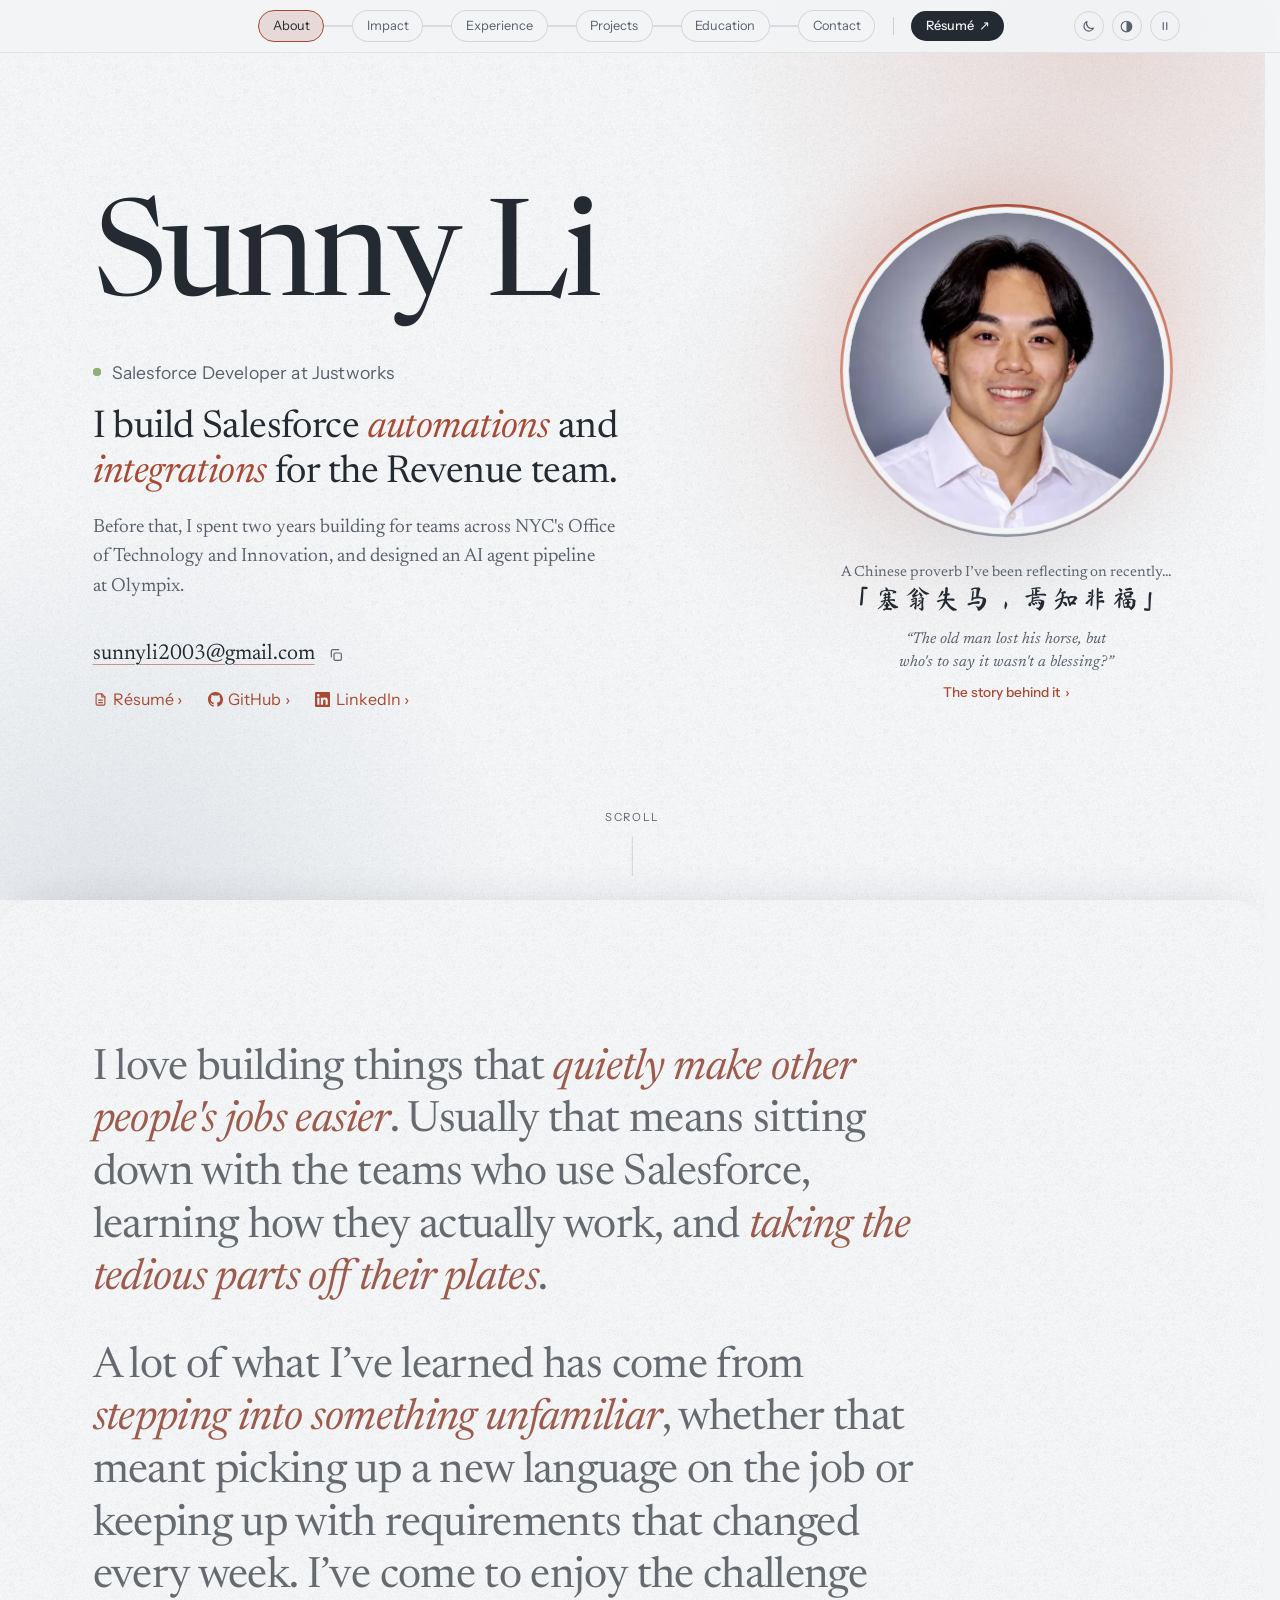
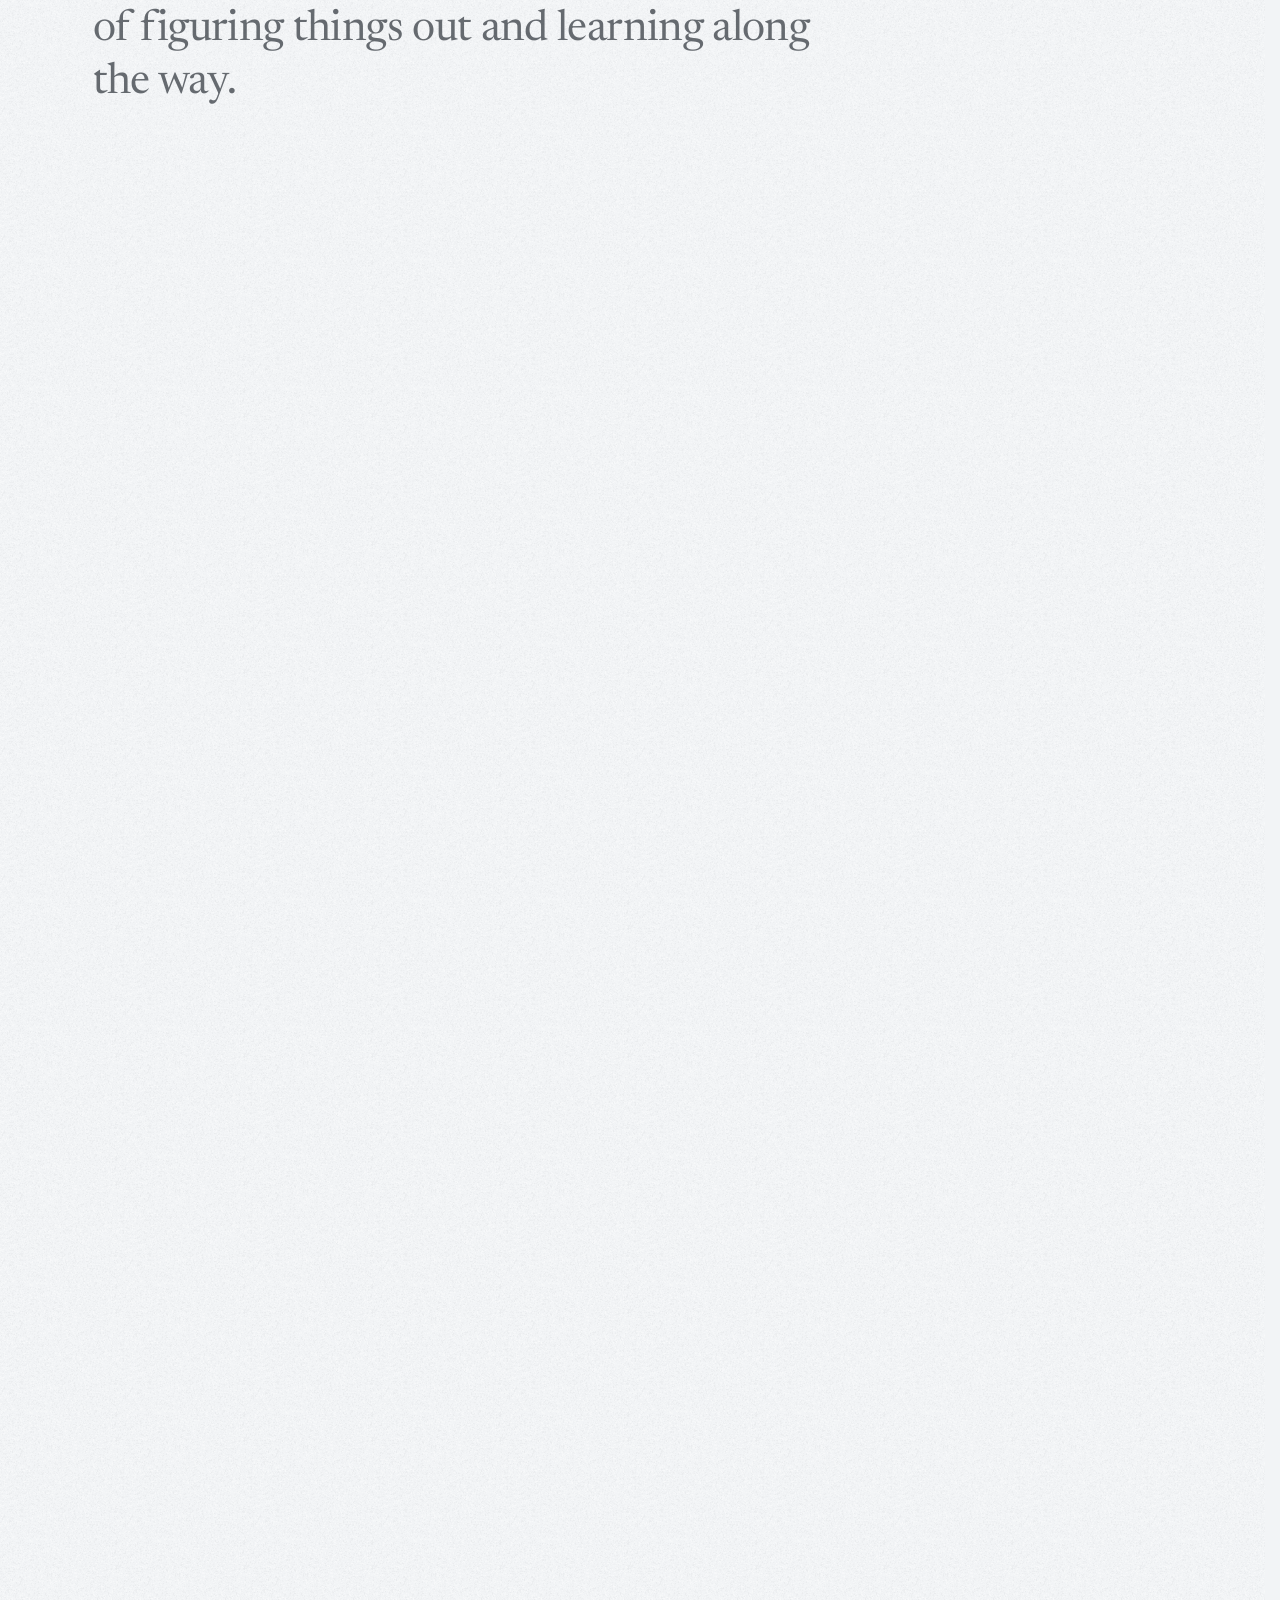
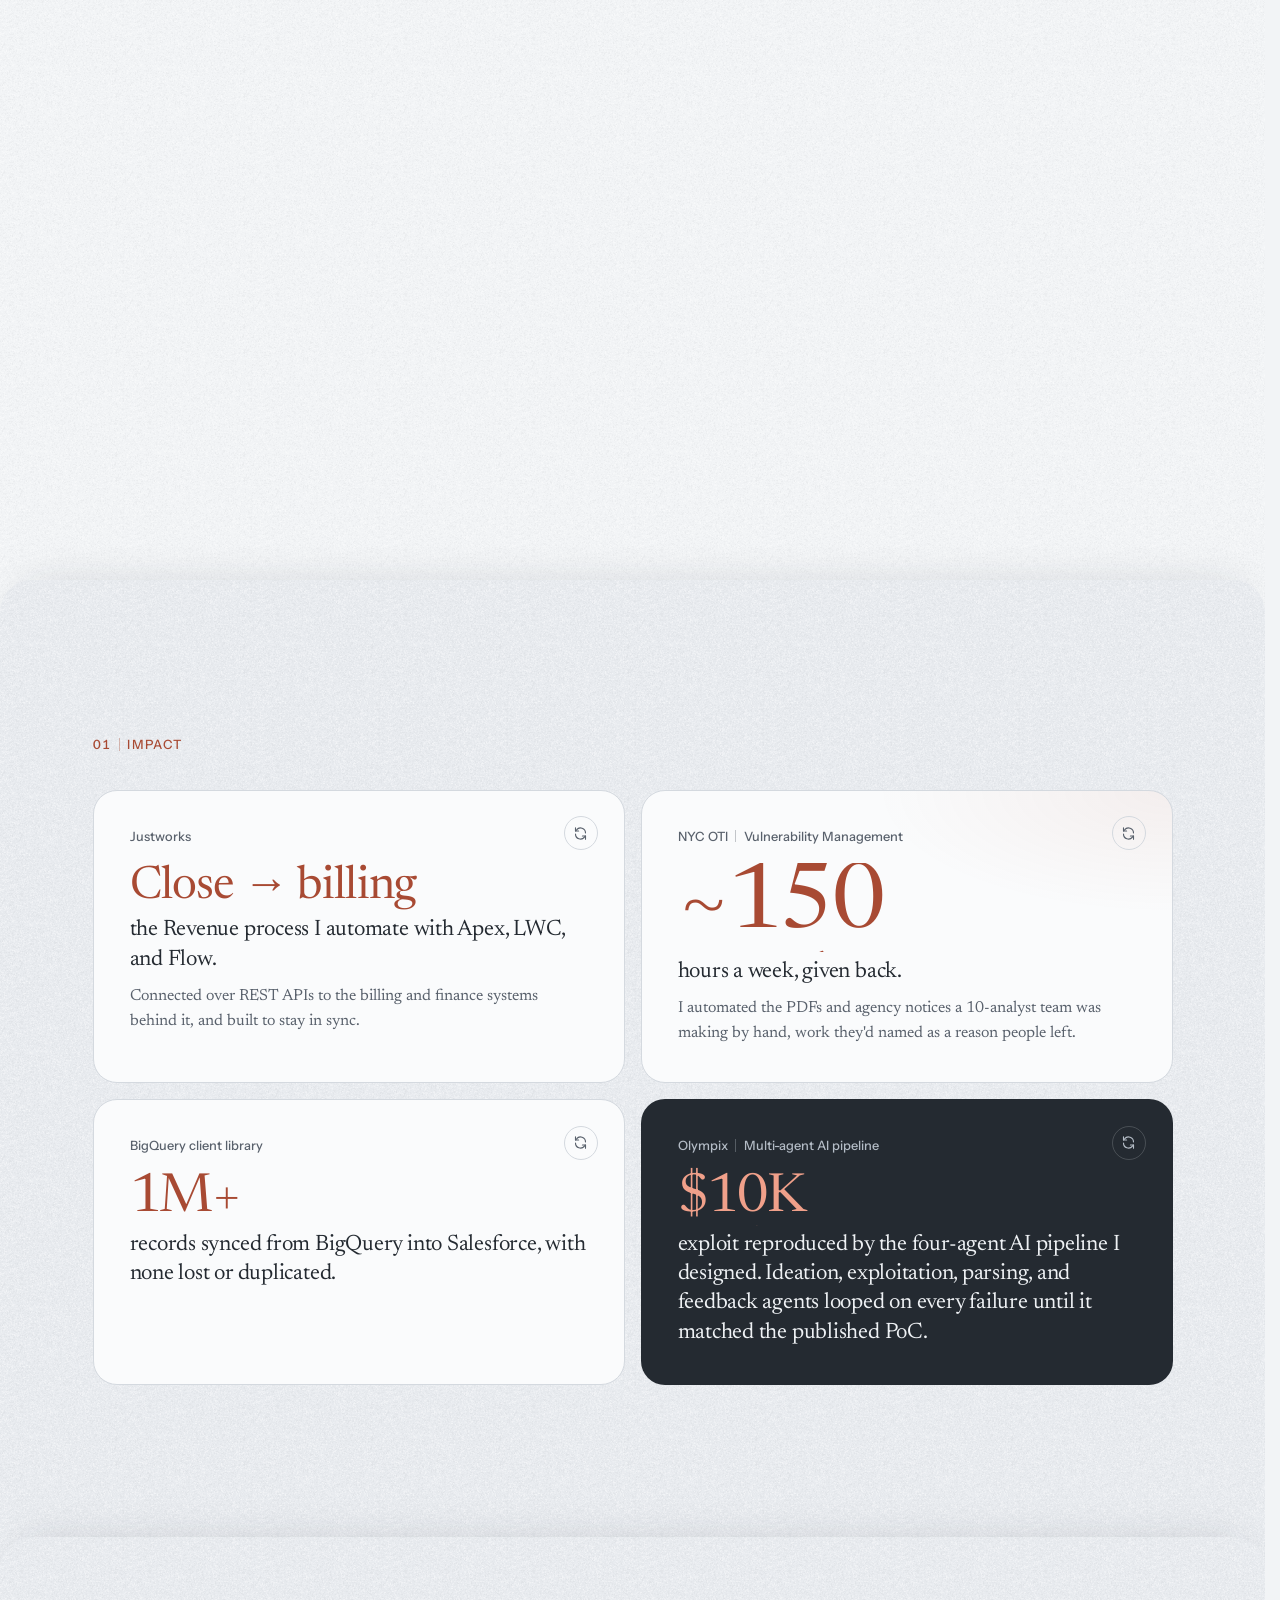
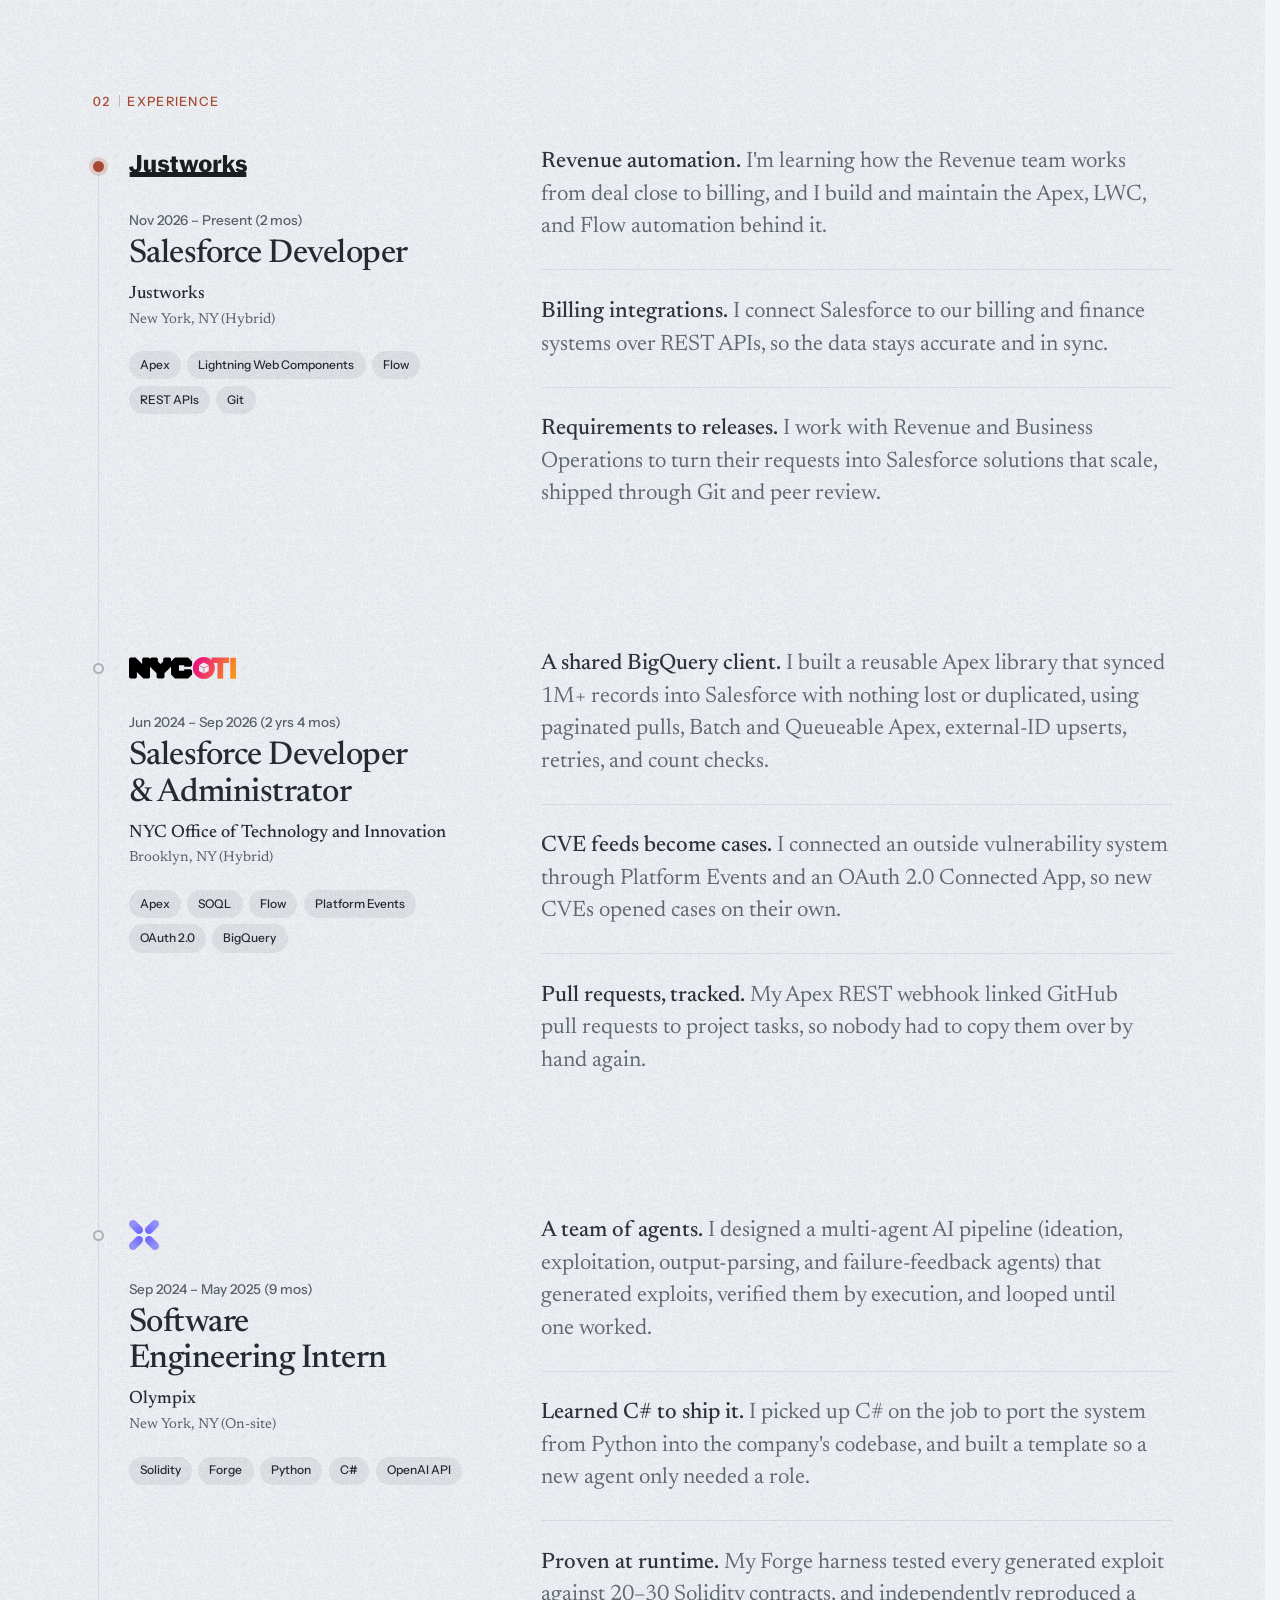
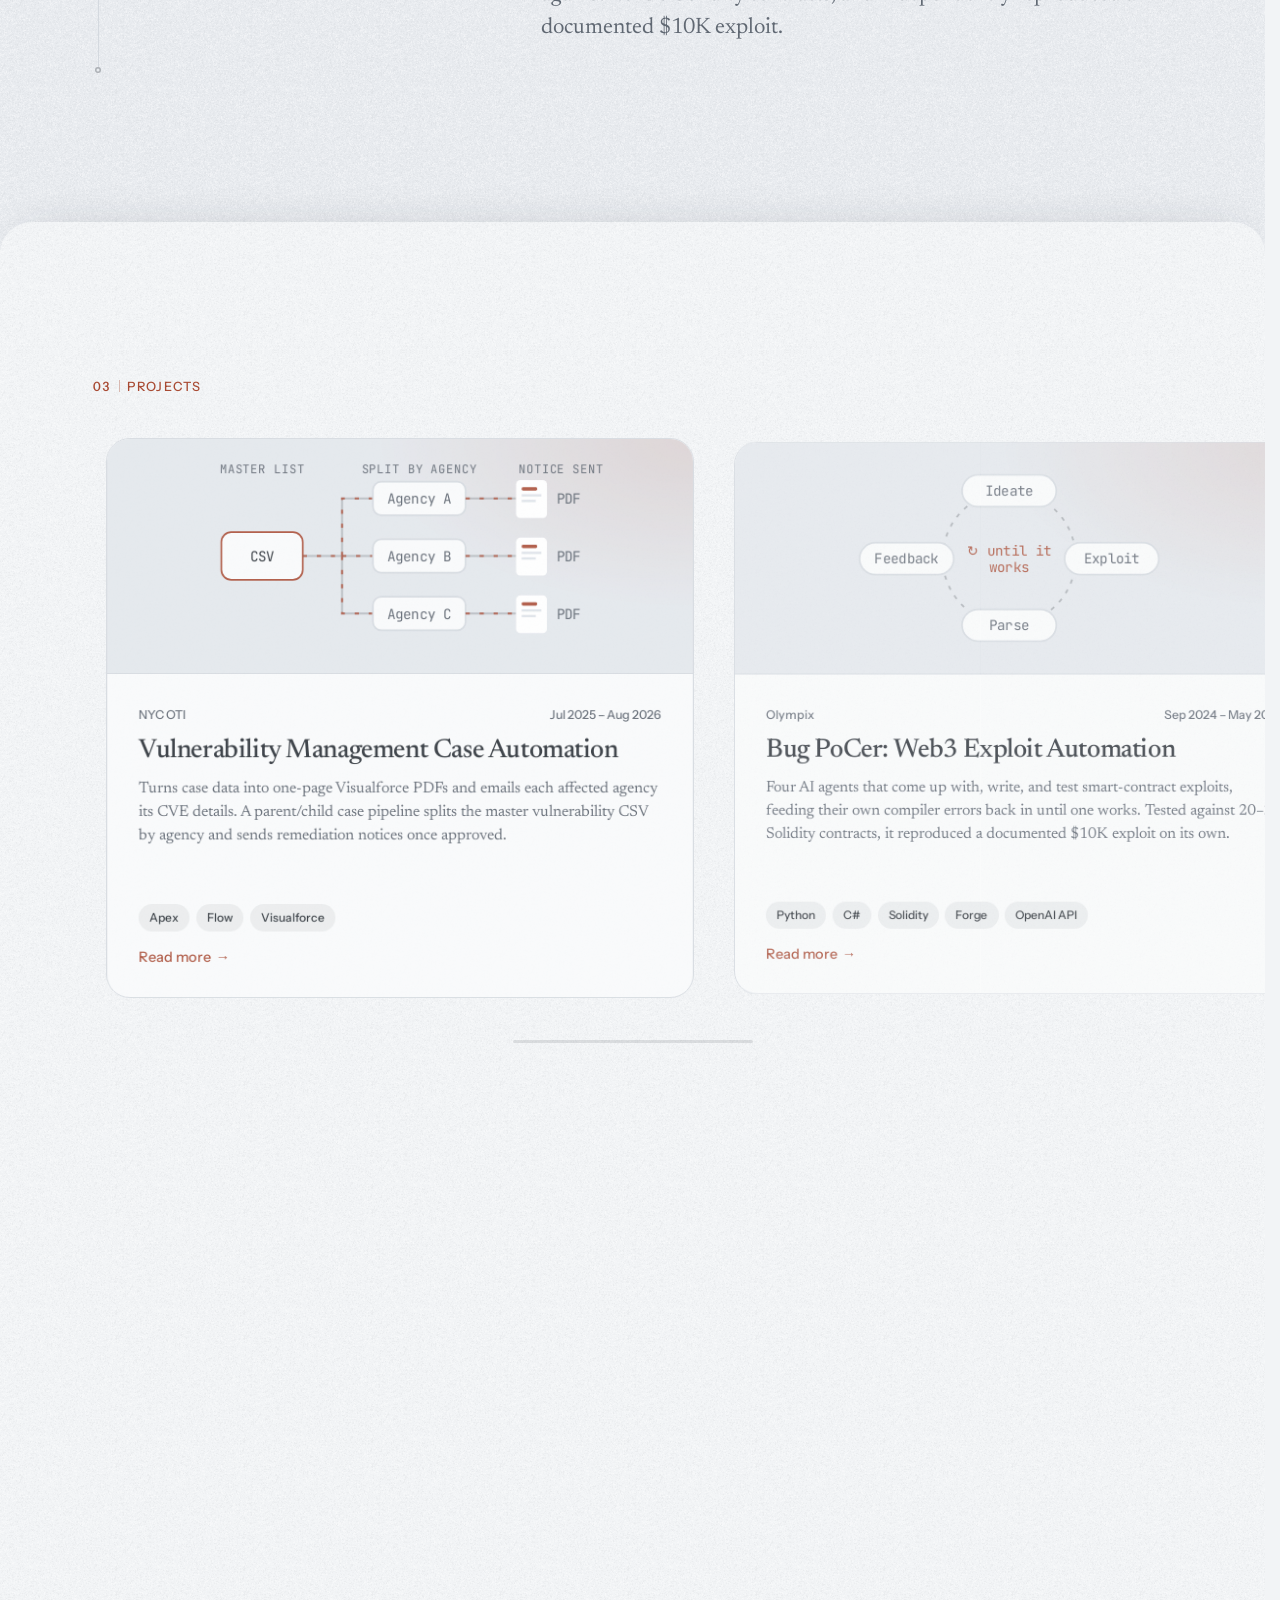
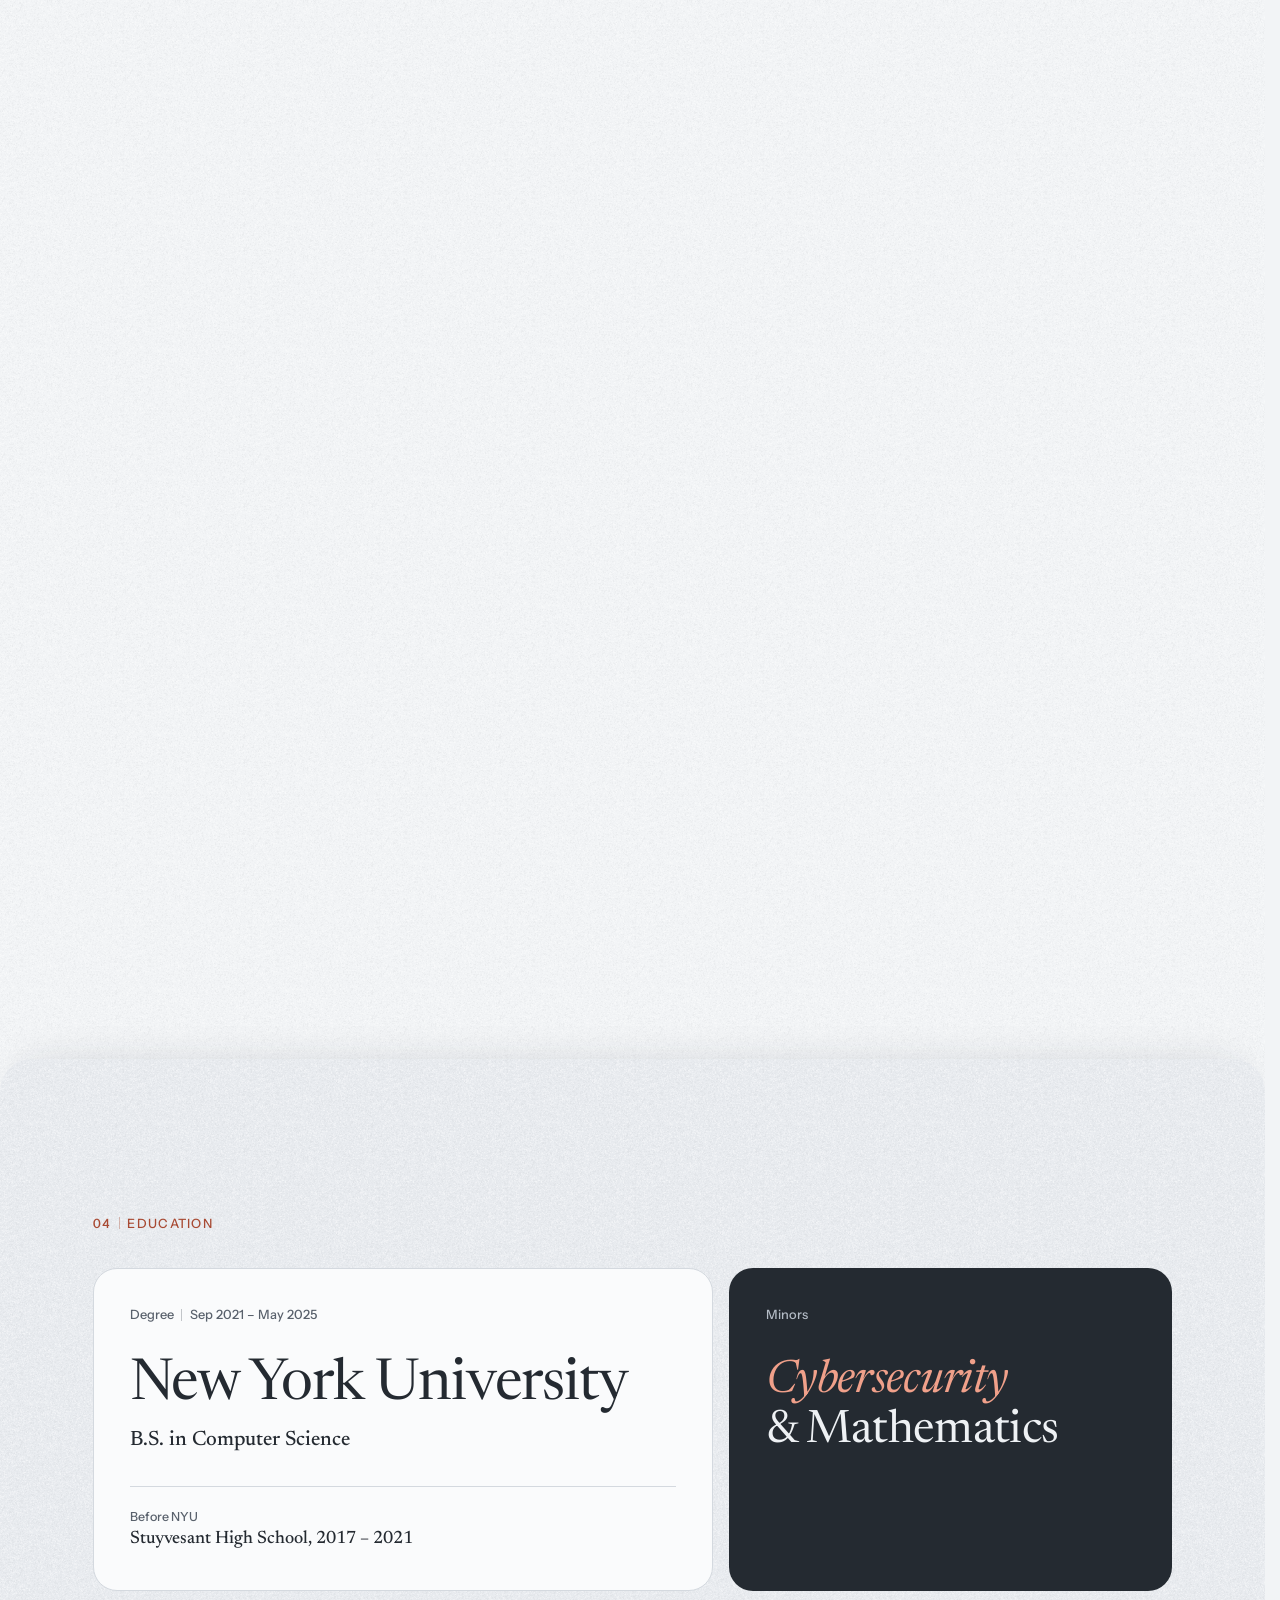
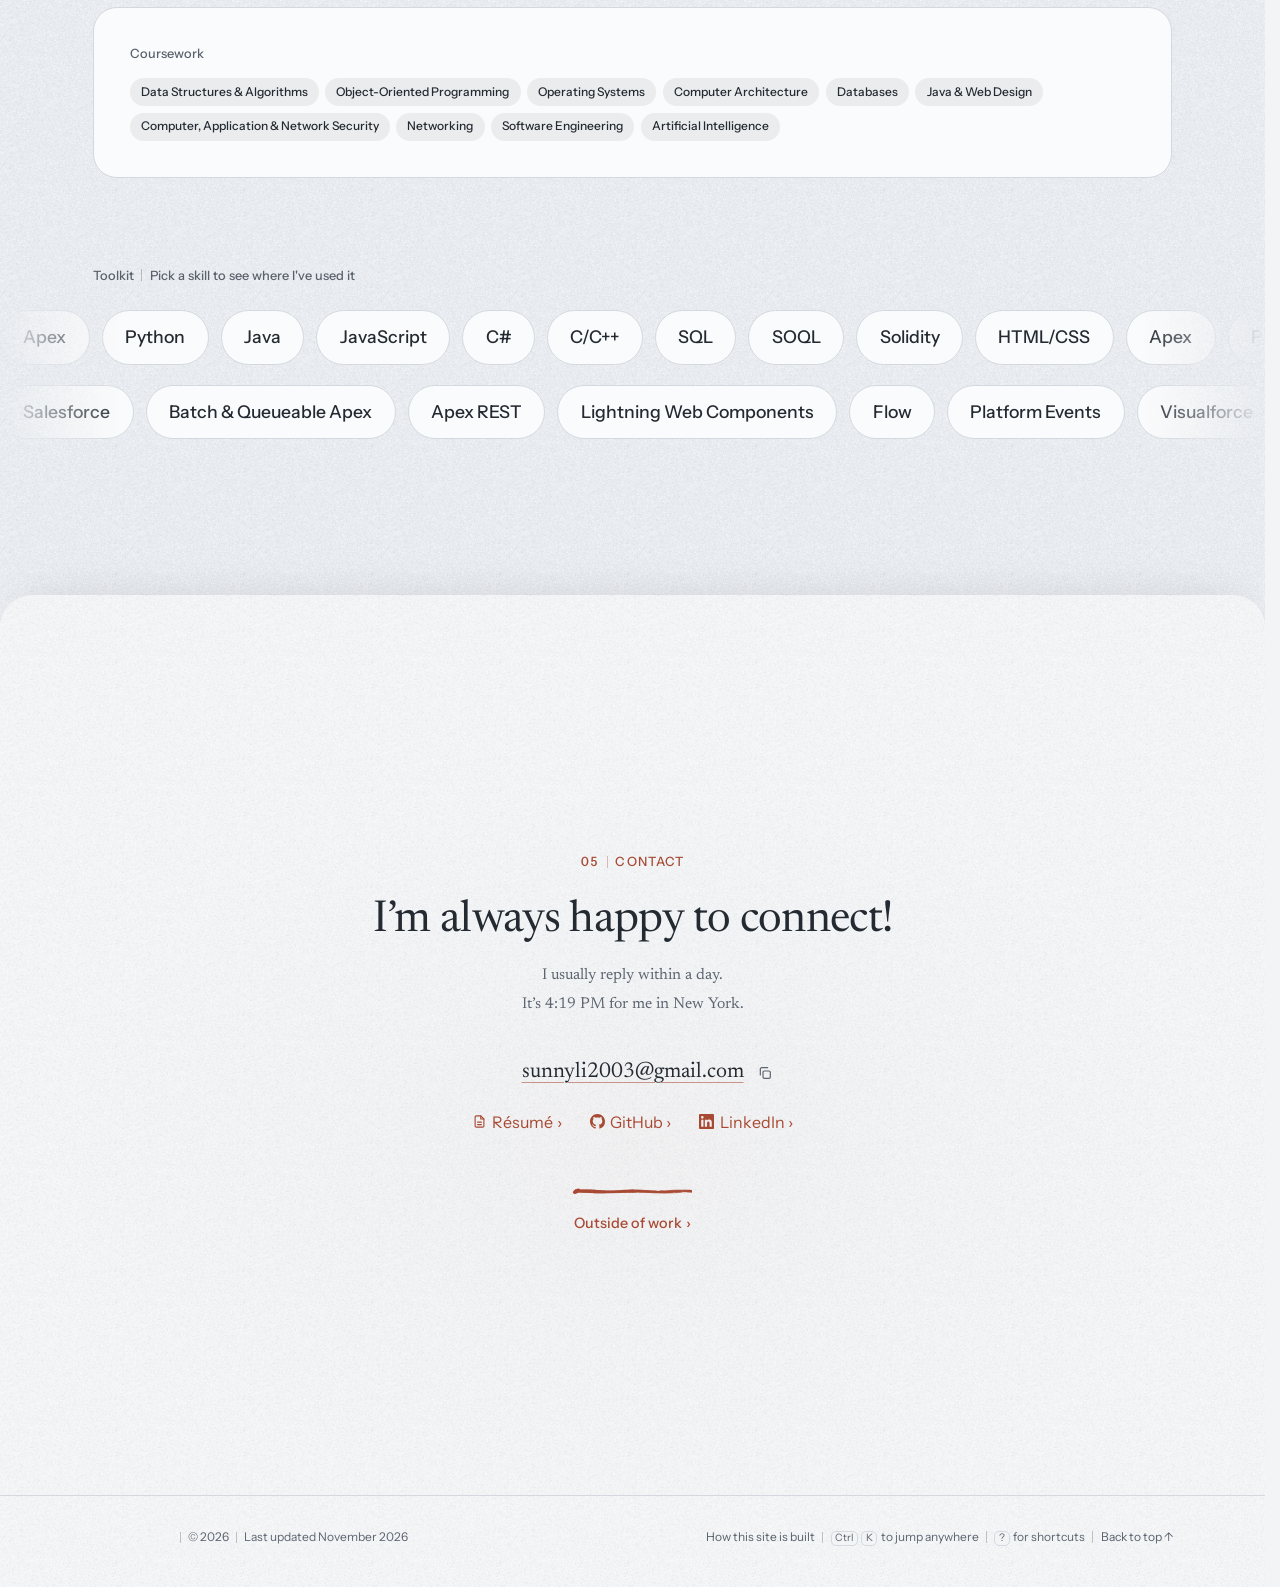
<file: index.html>
<!DOCTYPE html>
<html lang="en">
<head>
    <meta charset="UTF-8">
    <meta name="viewport" content="width=device-width, initial-scale=1.0, viewport-fit=cover">
    <title>Sunny Li — Salesforce Developer</title>
    <meta name="description" content="Sunny Li is a Salesforce Developer at Justworks in New York, building automations and integrations.">
    <link rel="canonical" href="https://sunnnnyli.github.io/">
    <meta property="og:type" content="website">
    <meta property="og:site_name" content="Sunny Li">
    <meta property="og:url" content="https://sunnnnyli.github.io/">
    <meta property="og:title" content="Sunny Li — Salesforce Developer">
    <meta property="og:description" content="I build Salesforce automations and integrations for the Revenue team at Justworks.">
    <meta property="og:image" content="https://sunnnnyli.github.io/assets/img/og-image.jpg">
    <meta property="og:image:width" content="1200">
    <meta property="og:image:height" content="630">
    <meta property="og:image:alt" content="Sunny Li, Salesforce Developer at Justworks">
    <meta name="twitter:card" content="summary_large_image">
    <meta name="theme-color" content="#1c1c1d">
    <script type="application/ld+json">
    {
        "@context": "https://schema.org",
        "@type": "Person",
        "name": "Sunny Li",
        "url": "https://sunnnnyli.github.io/",
        "image": "https://sunnnnyli.github.io/assets/img/profile.jpg",
        "jobTitle": "Salesforce Developer",
        "worksFor": { "@type": "Organization", "name": "Justworks", "url": "https://www.justworks.com" },
        "alumniOf": { "@type": "CollegeOrUniversity", "name": "New York University" },
        "email": "mailto:sunnyli2003@gmail.com",
        "sameAs": ["https://github.com/sunnnnyli", "https://www.linkedin.com/in/sunnyli2003"],
        "knowsAbout": ["Salesforce", "Apex", "Lightning Web Components", "Flow", "REST APIs", "Integrations"]
    }
    </script>
    <meta name="color-scheme" content="dark light">
    <link rel="icon" href="favicon.ico" sizes="32x32">
    <link rel="icon" href="assets/icons/favicon.svg" type="image/svg+xml" data-light="assets/icons/favicon-light.svg">
    <link rel="apple-touch-icon" href="apple-touch-icon.png">
    <link rel="manifest" href="site.webmanifest">
    <!-- The two fonts the first screen needs, fetched alongside the stylesheet instead of after it -->
    <link rel="preload" href="assets/fonts/newsreader-latin.woff2" as="font" type="font/woff2" crossorigin>
    <link rel="preload" href="assets/fonts/instrument-sans-latin.woff2" as="font" type="font/woff2" crossorigin>
    <!-- Runs before the first paint so the page never flashes the wrong theme. -->
    <script>
        // Theme: a saved choice wins, otherwise the visitor's system setting.
        (() => {
            let t = null;
            try { t = localStorage.getItem('theme'); } catch (e) {}
            if (t !== 'light' && t !== 'dark') t = matchMedia('(prefers-color-scheme: light)').matches ? 'light' : 'dark';
            document.documentElement.dataset.theme = t;
            document.querySelector('meta[name="color-scheme"]').content = t;
        })();
        // Contrast: a saved choice wins, otherwise the visitor's system setting.
        (() => {
            let c = null;
            try { c = localStorage.getItem('contrast'); } catch (e) {}
            if (c ? c === 'more' : matchMedia('(prefers-contrast: more)').matches) document.documentElement.classList.add('contrast');
        })();
        // Motion follows the visitor's OS setting unless they've picked otherwise with the nav toggle.
        (() => {
            let pref = null;
            try { pref = localStorage.getItem('motion'); } catch (e) {}
            const on = pref ? pref === 'on' : !matchMedia('(prefers-reduced-motion: reduce)').matches;
            if (on && 'IntersectionObserver' in window) {
                document.documentElement.classList.add('motion');
                // Back again in the same visit (from the résumé, say), the first screen is shown as it was left, without
                // its opening (see .again in styles.css). A reload plays it again.
                let again = false;
                try {
                    const nav = performance.getEntriesByType('navigation')[0];
                    again = sessionStorage.getItem('opened') === '1' && !(nav && nav.type === 'reload');
                } catch (e) {}
                if (again) {
                    document.documentElement.classList.add('again');
                } else {
                    // The first screen's text stays hidden until the script scrambles it to decode (see .intro in
                    // styles.css), or for three seconds at most, in case the script never runs
                    document.documentElement.classList.add('intro');
                    setTimeout(() => document.documentElement.classList.remove('intro'), 3000);
                }
            }
        })();
        // Lighter effects for the rest of the visit, once the portfolio has found this device struggling (see main.js)
        try { if (sessionStorage.getItem('lite') === '1') document.documentElement.classList.add('lite'); } catch (e) {}
    </script>
    <!-- Asks for the eased page transitions here, not only in styles.css: Chrome decides whether a page wants them before a stylesheet is always read (opened from disk, or on a busy machine), and then skips them -->
    <style>@view-transition { navigation: auto; types: page; }</style>
    <link rel="stylesheet" href="assets/css/styles.css">
    <script src="assets/js/ink.js" defer></script>
    <script src="assets/js/main.js" defer></script>
    <!-- Chrome and Edge start loading the résumé when a visitor hovers or presses a link to it, so it opens at once -->
    <script type="speculationrules">
        { "prerender": [{ "where": { "selector_matches": "a[href$='resume.html']" }, "eagerness": "moderate" }] }
    </script>
</head>
<body>
    <a class="skip-link" href="#main">Skip to content</a>
    <!-- What Safari on iPhone colors its top and bottom bars from (see .edge in styles.css) -->
    <div class="edge edge-top"></div>
    <div class="edge edge-bottom"></div>

    <header class="nav">
        <div class="container nav-inner">
            <!-- My signature, traced from a scan. The paths in the mask follow the pen, so with motion on it signs itself. -->
            <a class="nav-mark" href="#top"><span class="visually-hidden">Sunny Li</span>
                <svg class="sig" viewBox="0 0 611 263" aria-hidden="true">
                    <defs>
                        <mask id="sig-pen-top" maskUnits="userSpaceOnUse" x="0" y="0" width="611" height="263">
                            <path class="sig-pen" pathLength="1" d="m4 208l5 2 17-5 26-15 54-37 40-32 27-28 5 1 1-2 5-8 3-8 11-14 0-4 2-5 4-4 2 0 4-5 0-6 3-6 9-11 3-3 2 0 10-12-10 12 1 6-8 12-5 6-5 0-4 6-2 1-4 4-2 5 0 4-11 14-3 8-7 10 1 2-4 8-15 30-5 7-15 28-11 16-7 2 1 5-4 8-12 13 1-3-2-4 1-4 8-14 8-2-1-5 4-9-4 9 1 11-4 8 8 6 6 1 7-3 17-14 2 0 7-8 5-8-5 8-6 8 3 6 4 3 10-5 10-10 4 0 8-10-8 10 2 10 3 4 3 0 8-4 17-14 3 0 5 4-5 12 5-10-1-2 4 0 6-6 5-2-2 2 4 10 5 6 6 1 6-4 13-13 5-2 2-2-2 4 3 10-5 9 5-9-3-6 0-6 0 6 3 5 2 0 7-7 6-2-2 2 2 3-1 10 3 5 4 1 9-7 3 0 2-6 8-11-2-3 2 3-10 15 0 2 6 4 8-2 14-23-15 23 1 6-4 9 1 3-2 4-9 10-3-1-5 5-20 14-5 6-1 4 5 4 5 0 10-5 8-7 7-15-1-5 10-14 5 1 15-11 11-4"/>
                            <path class="sig-pen" pathLength="1" d="m468 167l4-5 19-14 8-4 7-2 52-59-6 6-8 12-22 24-18 19 0 3-2 4-46 48-1 5-15 13 15-14 9 0 20-11 16-4 10 2 10 8 16 8 11 2 30 0 6 2 5 4 17 2"/>
                            <path class="sig-pen" pathLength="1" d="m563 168l3 0 4 2 4-2"/>
                        </mask>
                    </defs>
                    <path class="sig-ink" mask="url(#sig-pen-top)" d="m237 3l-4 3-9 8-12 15-9 14-15 28-6 3 1 2-1 6-3 5-2 3-6 2 0 2-10 10-14 13-2 3-42 32-47 32-14 9-17 9-11 4-6 1-5-1-1 2 2 3 4 1 8-1 11-4 26-14 9-7 7-4 13-9 6-5 8-4 11-9 3-4 3-1 3-3 9-5 6-7 13-10 4-4 3-1 3-5 15-14 1-3 5-4-1 3-18 35-1 3-4 6-4 8-3 3-15 28-2 2-1-1 3-8-3-3-1 0-3 2-10 15-11 21-1 5 2 6 3 1 3-3 10-11 6 4 5 1 6-1 8-5 14-11 1 0 1 6 3 2 5 1 5-2 11-9 5-4 0 8 2 3 5 3 4-1 7-4 7-5 2-3 9-6 1 6-2 8 1 2 3 1 11-14 1-3 3-2 2 7 5 8 8 3 3-2 3-3 4-1 4-6 3-1 5-6 1 1-3 17 0 2 2 1 2 0 2-2 3-6 2-1 7-9 2 1-1 8 1 5 3 4 3 1 2 0 7-2 4-4 6 4 2 0 6-3-1 3-9 18-14 11-19 14-6 9 1 5 3 2 3 2 5-1 5-1 12-7 9-12 1-6 4-6 1-5 3-4 11-7 6-2 5-6 11-5-1-4-3 0-9 5-12 9-3 1-1 0 4-10 1-3 12-21 1-6-1-1-2-1-3 1-10 15-5 6-3 2-2 0-1-2 2-2 0-3 6-10-2-3-4 0-10 17-5 5-5 2-3-2 1-17-3-3-3 0-11 9 0-3 3-8-3-3-4 2-7 7-4 1-3 5-7 7-4 0-4-1-3-5-1-10-2-3-2-1-3 2-8 8-1-1-1-5-3-2-2 0-17 14-11 7-2 1-2-1 1-7 6-13-2-3-3-1-3 2-2 4-15 14-6 5-4 0-2-1 0-4 9-15-2-4-3-1-4 4-5 9-10 10-11 8-6 2-5 0-2-1-2-2 1-5 14-20 21-37 2-3 3-7 2-3 13-27 10-20 8-11 0-3 2 1 8-9 17-23 5-8 1-5 3-3 0-3 5-4 1-4-2-3zm-6 12l0 1 1 0zm-5 7l-5 3-1 3-6 7-1 5 7-6 5-7 1-5zm-14 18l-1 3 1-1zm-7 12l-4 7-1 3 3-3 3-6zm353 29l-4 0-9 10-30 38-16 12-10 6-13 9-10 8-2 3 1 2 1 1 2 0 3-2 1-3 5-2 1-2 8-4 6-6 4-2 3-3 1 0 1 2-37 39-20 19-7 10 0 2 2 2 1 0 3-1 18-12 3-1 2-2 16-7 10-4 10-2 6 2 3 1 2 4 8 5 13 6 14 1 24 1 6-1 4 2 1 3 2 1 9 3 11-1 3-1-1-2-3-1-3-1-5-2-4 0-5 1-1-2-8-3-31-3-16-3-11-7-8-7-9-2-12 1-20 9-7 4-5 2 12-14 2-1 6-7 4-3 3-4 2-2 3-5 7-5 21-27 16-16 4-2 3-5 8-10 7-12 4-3 0-3zm-15 20l1 1 0-1zm32 63l-4 1-7 0-2 2 0 2 10 7 1 0 3-3-2-3 3-2 0-3zm-457 23l-10 15 0 4 1 0 7-8zm197 41l-2 3-3 3-3 1-2 3-9 5-3 4-4 2-1 6 2 0 6 0 5-2 5-4 4-5 4-7 3-9z"/>
                </svg>
                <span class="nav-name" aria-hidden="true">Sunny Li</span>
            </a>
            <nav class="nav-links" id="nav-links" aria-label="Primary">
                <div class="nav-steps">
                    <span class="nav-track" aria-hidden="true"><span></span></span>
                    <ul>
                        <li style="--i:0"><a href="#top">About</a></li>
                        <li style="--i:1"><a href="#impact">Impact</a></li>
                        <li style="--i:2"><a href="#experience">Experience</a></li>
                        <li style="--i:3"><a href="#projects">Projects</a></li>
                        <li style="--i:4"><a href="#education">Education</a></li>
                        <li style="--i:5"><a href="#contact">Contact</a></li>
                    </ul>
                </div>
                <span class="nav-divider" aria-hidden="true"></span>
                <a class="nav-resume" href="resume.html">Résumé <span aria-hidden="true">↗</span></a>
            </nav>
            <div class="nav-right">
                <button class="theme-btn" type="button" aria-label="Switch theme" title="Switch theme">
                    <svg class="i-theme" viewBox="0 0 24 24" aria-hidden="true"><circle class="sun-core" cx="12" cy="12" r="4"/><path class="sun-rays" d="M12 2.5v2M12 19.5v2M4.6 4.6l1.4 1.4M18 18l1.4 1.4M2.5 12h2M19.5 12h2M4.6 19.4L6 18M18 6l1.4-1.4"/><path class="moon" d="M20 14.5A8 8 0 0 1 9.5 4a8 8 0 1 0 10.5 10.5z"/></svg>
                </button>
                <button class="contrast-btn" type="button" aria-pressed="false" title="More contrast">
                    <svg viewBox="0 0 24 24" aria-hidden="true"><circle cx="12" cy="12" r="8.5"/><path class="i-half" d="M12 3.5a8.5 8.5 0 0 1 0 17z"/></svg>
                    <span class="visually-hidden">More contrast</span>
                </button>
                <button class="motion-btn" type="button" aria-pressed="false" title="Reduce motion">
                    <svg class="i-pause" viewBox="0 0 24 24" aria-hidden="true"><path d="M9 6v12M15 6v12"/></svg>
                    <svg class="i-play" viewBox="0 0 24 24" aria-hidden="true"><path d="M8 5.5v13l10.5-6.5z"/></svg>
                    <span class="visually-hidden">Reduce motion</span>
                </button>
                <a class="pill pill-blue pill-sm nav-resume-sm" href="resume.html">Résumé</a>
                <button class="menu-btn" type="button" aria-label="Open menu" aria-expanded="false" aria-controls="nav-links"><span></span><span></span></button>
            </div>
        </div>
        <div class="nav-progress" aria-hidden="true"><span></span></div>
    </header>

    <main id="main">
        <!-- ============ Hero ============ -->
        <section class="hero" id="top" data-scene>
            <div class="hero-sticky">
                <div class="aurora" aria-hidden="true"><span></span><span></span><span></span></div>
                <div class="dot-grid" aria-hidden="true"></div>

                <div class="container hero-layout">
                    <div class="hero-copy">
                        <h1 class="hero-title" data-split>Sunny Li</h1>
                        <p class="hero-role load" style="--d:.38s"><span class="live-dot" aria-hidden="true"></span><span>Salesforce Developer at Justworks</span></p>
                        <p class="hero-sub load" style="--d:.48s">I build Salesforce <span class="grad-text">automations</span> and <span class="grad-text">integrations</span> for the Revenue team.</p>
                        <p class="hero-lede load" style="--d:.58s">Before that, I spent two years building for teams across NYC's Office of Technology and Innovation, and designed an AI agent pipeline at Olympix.</p>
                        <div class="hero-actions load" style="--d:.68s">
                            <span class="email-group">
                                <a class="email-link" href="mailto:sunnyli2003@gmail.com">sunnyli2003@gmail.com</a>
                                <button class="copy-btn" type="button" data-copy="sunnyli2003@gmail.com" aria-label="Copy email address" title="Copy email address">
                                    <svg class="i-copy" viewBox="0 0 24 24" aria-hidden="true"><rect x="9" y="9" width="11" height="11" rx="2"/><path d="M5 15V6a2 2 0 0 1 2-2h9"/></svg>
                                    <svg class="i-check" viewBox="0 0 24 24" aria-hidden="true"><path d="M5 12.5l4.5 4.5L19 7.5"/></svg>
                                    <span class="copy-label">Copy</span>
                                </button>
                                <span class="visually-hidden copy-status" aria-live="polite"></span>
                            </span>
                            <a class="link" href="resume.html"><svg class="lk-ic lk-stroke" viewBox="0 0 24 24" aria-hidden="true"><path d="M14 3H7a2 2 0 0 0-2 2v14a2 2 0 0 0 2 2h10a2 2 0 0 0 2-2V8z"/><path d="M14 3v5h5M9 13h6M9 17h6"/></svg><span class="lk-t">Résumé</span> <span class="chev" aria-hidden="true">›</span></a>
                            <a class="link" href="https://github.com/sunnnnyli" target="_blank" rel="noopener"><svg class="lk-ic" viewBox="0 0 16 16" aria-hidden="true"><path d="M8 0C3.58 0 0 3.58 0 8c0 3.54 2.29 6.53 5.47 7.59.4.07.55-.17.55-.38 0-.19-.01-.82-.01-1.49-2.01.37-2.53-.49-2.69-.94-.09-.23-.48-.94-.82-1.13-.28-.15-.68-.52-.01-.53.63-.01 1.08.58 1.23.82.72 1.21 1.87.87 2.33.66.07-.52.28-.87.51-1.07-1.78-.2-3.64-.89-3.64-3.95 0-.87.31-1.59.82-2.15-.08-.2-.36-1.02.08-2.12 0 0 .67-.21 2.2.82.64-.18 1.32-.27 2-.27.68 0 1.36.09 2 .27 1.53-1.04 2.2-.82 2.2-.82.44 1.1.16 1.92.08 2.12.51.56.82 1.27.82 2.15 0 3.07-1.87 3.75-3.65 3.95.29.25.54.73.54 1.48 0 1.07-.01 1.93-.01 2.2 0 .21.15.46.55.38A8.01 8.01 0 0 0 16 8c0-4.42-3.58-8-8-8z"/></svg><span class="lk-t">GitHub</span> <span class="chev" aria-hidden="true">›</span></a>
                            <a class="link" href="https://www.linkedin.com/in/sunnyli2003" target="_blank" rel="noopener"><svg class="lk-ic" viewBox="0 0 24 24" aria-hidden="true"><path d="M20.45 20.45h-3.55v-5.57c0-1.33-.03-3.04-1.85-3.04-1.85 0-2.14 1.45-2.14 2.94v5.67H9.35V9h3.41v1.56h.05c.48-.9 1.64-1.85 3.37-1.85 3.6 0 4.27 2.37 4.27 5.46v6.28zM5.34 7.43a2.06 2.06 0 1 1 0-4.13 2.06 2.06 0 0 1 0 4.13zM7.12 20.45H3.56V9h3.56v11.45zM22.22 0H1.77C.79 0 0 .77 0 1.73v20.54C0 23.23.79 24 1.77 24h20.45c.98 0 1.78-.77 1.78-1.73V1.73C24 .77 23.2 0 22.22 0z"/></svg><span class="lk-t">LinkedIn</span> <span class="chev" aria-hidden="true">›</span></a>
                        </div>
                        <!-- The story behind the proverb, from the Huainanzi. It takes the intro's place when opened (see main.js). -->
                        <section class="tale" id="proverb-story" aria-labelledby="proverb-story-title" tabindex="-1">
                            <div class="tale-top">
                                <h2 class="tale-title" id="proverb-story-title">The old man at the frontier</h2>
                                <button class="panel-close" type="button" aria-label="Close the story">
                                    <svg viewBox="0 0 24 24" aria-hidden="true"><path d="M6 6l12 12M18 6L6 18"/></svg>
                                </button>
                            </div>
                            <div class="tale-line" aria-hidden="true"><span></span></div>
                            <ol class="tale-beats">
                                <li style="--i:1"><h3>The horse runs away</h3><p>An old man lived near China’s northern frontier. When his horse ran off into nomad land, his neighbors came to console him. <em>“Who’s to say this isn’t a blessing?”</em> he asked.</p></li>
                                <li style="--i:2"><h3>It comes back</h3><p>Months later it returned, leading a fine nomad horse. His neighbors came to congratulate him. <em>“Who’s to say this isn’t a disaster?”</em> he asked.</p></li>
                                <li style="--i:3"><h3>His son is hurt</h3><p>His son, who loved to ride, fell from the new horse and broke his leg. His neighbors came to console him. <em>“Who’s to say this isn’t a blessing?”</em> he asked.</p></li>
                                <li style="--i:4"><h3>War comes</h3><p>A year later, the nomads invaded. The able-bodied men went to fight, and nine in ten died. The son’s leg kept him home, and father and son both lived.</p></li>
                            </ol>
                            <p class="tale-end" style="--i:5">From the <cite>Huainanzi</cite>, a Chinese classic from the 2nd century BCE. Good fortune and bad keep turning into each other, and no one can tell where it ends.</p>
                        </section>
                    </div>

                    <div class="hero-photo-wrap">
                        <figure class="hero-photo">
                            <span class="photo-glow" aria-hidden="true"></span>
                            <span class="photo-coin">
                                <span class="photo-ring" aria-hidden="true"></span>
                                <span class="photo-inner">
                                    <!-- Phones show the photo at 84px, desktops at up to 336px; each picks the smallest file that stays sharp. -->
                                    <picture>
                                        <source type="image/webp"
                                                srcset="assets/img/profile-160.webp 160w, assets/img/profile-320.webp 320w, assets/img/profile-480.webp 480w, assets/img/profile.webp 640w"
                                                sizes="(max-width: 960px) 84px, (max-width: 1292px) 26vw, 336px">
                                        <img class="photo-img" src="assets/img/profile.jpg"
                                             srcset="assets/img/profile-160.jpg 160w, assets/img/profile-320.jpg 320w, assets/img/profile-480.jpg 480w, assets/img/profile.jpg 640w"
                                             sizes="(max-width: 960px) 84px, (max-width: 1292px) 26vw, 336px"
                                             alt="Portrait of Sunny Li" width="640" height="640" fetchpriority="high">
                                    </picture>
                                </span>
                            </span>
                        </figure>
                        <!-- A Chinese proverb I like, credited as one: a loss can turn out to be a blessing in disguise.
                             Hovering over the characters (or tapping them on a phone) shows the pinyin above each one. -->
                        <figure class="hero-quote load" style="--d:.85s">
                            <figcaption class="quote-lead">A Chinese proverb I’ve been reflecting on recently...</figcaption>
                            <blockquote>
                                <p class="quote-zh" lang="zh-Hans" tabindex="0"><span class="py-line" aria-hidden="true">sài wēng shī m<span class="caron">a</span>, yān zhī fēi fú</span>「<span class="zh-ch">塞<span class="py" aria-hidden="true">sài</span></span><span class="zh-ch">翁<span class="py" aria-hidden="true">wēng</span></span><span class="zh-ch">失<span class="py" aria-hidden="true">shī</span></span><span class="zh-ch">马<span class="py" aria-hidden="true">m<span class="caron">a</span></span></span>，<span class="zh-ch">焉<span class="py" aria-hidden="true">yān</span></span><span class="zh-ch">知<span class="py" aria-hidden="true">zhī</span></span><span class="zh-ch">非<span class="py" aria-hidden="true">fēi</span></span><span class="zh-ch">福<span class="py" aria-hidden="true">fú</span></span>」</p>
                                <p class="quote-en">“The old man lost his horse, but who's to say it wasn't a blessing?”</p>
                            </blockquote>
                            <button class="more-btn" type="button" aria-expanded="false" aria-controls="proverb-story" hidden><span class="lk-t">The story behind it</span> <span class="chev" aria-hidden="true">›</span></button>
                        </figure>
                    </div>
                </div>

                <a class="scroll-cue" href="#story" aria-label="Scroll to continue">Scroll<i></i></a>
            </div>
        </section>

        <!-- ============ Story ============ -->
        <section class="story rise" id="story" data-scene aria-label="Introduction">
            <div class="story-sticky">
                <div class="container">
                    <div class="story-text" data-words>
                        <p>I love building things that <span class="hl">quietly make other people's jobs easier</span>.
                        Usually that means sitting down with the teams who use Salesforce, learning how they actually work,
                        and <span class="hl">taking the tedious parts off their plates</span>.</p>
                        <p>A lot of what I’ve learned has come from <span class="hl">stepping into something unfamiliar</span>, whether
                        that meant picking up a new language on the job or keeping up with requirements that changed every week.
                        I’ve come to enjoy the challenge of figuring things out and learning along the way.</p>
                    </div>
                </div>
            </div>
        </section>

        <!-- ============ Impact ============ -->
        <section class="light section rise holds" id="impact" aria-labelledby="impact-title">
            <div class="hold">
                <div class="container">
                    <h2 class="eyebrow grad-text rv" id="impact-title"><span class="eyebrow-num">01</span><span class="sep"><span class="visually-hidden">, </span></span>Impact</h2>

                    <div class="bento">
                        <article class="tile tile-span2 spot rv-scale" data-turn>
                            <p class="tile-label">Justworks</p>
                            <div class="tile-faces">
                                <div class="tile-face">
                                    <p class="num num-phrase grad-text">Close → billing</p>
                                    <p class="unit">the Revenue process I automate with Apex, LWC, and Flow.</p>
                                    <p class="tile-copy">Connected over REST APIs to the billing and finance systems behind it, and built to stay in sync.</p>
                                </div>
                                <div class="tile-face tile-story">
                                    <p class="tile-story-kicker">How it adds up</p>
                                    <p class="tile-story-text">I work with the Revenue and Business Operations teams to turn how they really work into Salesforce automation, shipped through Git with every change peer-reviewed.</p>
                                </div>
                            </div>
                            <button class="tile-turn" type="button" aria-pressed="false"><svg viewBox="0 0 24 24" aria-hidden="true"><path d="M20 11a8 8 0 0 0-14.3-4.9L4 8"/><path d="M4 3v5h5"/><path d="M4 13a8 8 0 0 0 14.3 4.9L20 16"/><path d="M20 21v-5h-5"/></svg><span class="visually-hidden">How it adds up</span></button>
                        </article>
                        <article class="tile tile-xl spot rv-scale" style="--d:.08s" data-turn>
                            <p class="tile-label">NYC OTI<span class="sep"><span class="visually-hidden">, </span></span>Vulnerability Management</p>
                            <div class="tile-faces">
                                <div class="tile-face">
                                    <p class="num grad-text" data-count="150" data-prefix="~">~150</p>
                                    <p class="unit">hours a week, given back.</p>
                                    <p class="tile-copy">I automated the PDFs and agency notices a 10-analyst team was making by hand, work they'd named as a reason people left.</p>
                                </div>
                                <div class="tile-face tile-story">
                                    <p class="tile-story-kicker">How it adds up</p>
                                    <p class="tile-story-text">Each of the 10 analysts spent about 15 hours a week making PDF notices and emailing agencies by hand. Now each case does it on its own.</p>
                                </div>
                            </div>
                            <button class="tile-turn" type="button" aria-pressed="false"><svg viewBox="0 0 24 24" aria-hidden="true"><path d="M20 11a8 8 0 0 0-14.3-4.9L4 8"/><path d="M4 3v5h5"/><path d="M4 13a8 8 0 0 0 14.3 4.9L20 16"/><path d="M20 21v-5h-5"/></svg><span class="visually-hidden">How it adds up</span></button>
                        </article>
                        <article class="tile tile-span2 spot rv-scale" style="--d:.08s" data-turn>
                            <p class="tile-label">BigQuery client library</p>
                            <div class="tile-faces">
                                <div class="tile-face">
                                    <p class="num grad-text" data-count="1" data-suffix="M+">1M+</p>
                                    <p class="unit">records synced from BigQuery into Salesforce, with none lost or duplicated.</p>
                                </div>
                                <div class="tile-face tile-story">
                                    <p class="tile-story-kicker">How it adds up</p>
                                    <p class="tile-story-text">Paginated pulls, Batch and Queueable Apex, external-ID upserts, and error logging with retry, checked by a count at the end, so every record lands exactly once.</p>
                                </div>
                            </div>
                            <button class="tile-turn" type="button" aria-pressed="false"><svg viewBox="0 0 24 24" aria-hidden="true"><path d="M20 11a8 8 0 0 0-14.3-4.9L4 8"/><path d="M4 3v5h5"/><path d="M4 13a8 8 0 0 0 14.3 4.9L20 16"/><path d="M20 21v-5h-5"/></svg><span class="visually-hidden">How it adds up</span></button>
                        </article>
                        <article class="tile tile-span2 tile-dark spot rv-scale" style="--d:.16s" data-turn>
                            <p class="tile-label">Olympix<span class="sep"><span class="visually-hidden">, </span></span>Multi-agent AI pipeline</p>
                            <div class="tile-faces">
                                <div class="tile-face">
                                    <p class="num grad-text" data-count="10" data-prefix="$" data-suffix="K">$10K</p>
                                    <p class="unit">exploit reproduced by the four-agent AI pipeline I designed. Ideation, exploitation, parsing, and feedback agents looped on every failure until it matched the published PoC.</p>
                                </div>
                                <div class="tile-face tile-story">
                                    <p class="tile-story-kicker">How it adds up</p>
                                    <p class="tile-story-text">My harness ran each generated exploit against 20 to 30 Solidity contracts, and the pipeline independently reproduced a documented $10K exploit, matching its published PoC.</p>
                                </div>
                            </div>
                            <button class="tile-turn" type="button" aria-pressed="false"><svg viewBox="0 0 24 24" aria-hidden="true"><path d="M20 11a8 8 0 0 0-14.3-4.9L4 8"/><path d="M4 3v5h5"/><path d="M4 13a8 8 0 0 0 14.3 4.9L20 16"/><path d="M20 21v-5h-5"/></svg><span class="visually-hidden">How it adds up</span></button>
                        </article>
                    </div>
                </div>
            </div>
        </section>

        <!-- ============ Experience ============ -->
        <section class="light section rise holds" id="experience" aria-labelledby="experience-title">
            <div class="hold">
                <div class="container">
                    <h2 class="eyebrow grad-text rv" id="experience-title"><span class="eyebrow-num">02</span><span class="sep"><span class="visually-hidden">, </span></span>Experience</h2>

                    <div class="jobs">
                        <article class="job" id="job-justworks" data-name="Justworks" data-skills="Salesforce, Apex, Lightning Web Components, Flow, REST APIs, Git/GitHub">
                            <div class="job-side rv">
                                <div class="job-logo" aria-hidden="true"><img class="logo-light" src="assets/img/logos/justworks.svg" alt="" width="635" height="118" loading="lazy" decoding="async"><img class="logo-dark" src="assets/img/logos/justworks-dark.svg" alt="" width="635" height="118" loading="lazy" decoding="async"></div>
                                <p class="job-dates">Nov 2026 – Present</p>
                                <h3>Salesforce Developer</h3>
                                <p class="job-org">Justworks</p>
                                <p class="job-loc">New York, NY (Hybrid)</p>
                                <ul class="chips" aria-label="Technologies">
                                    <li>Apex</li><li>Lightning Web Components</li><li>Flow</li><li>REST APIs</li><li>Git</li>
                                </ul>
                            </div>
                            <ol class="feats">
                                <li><strong>Revenue automation.</strong> I'm learning how the Revenue team works from deal close to billing, and I build and maintain the Apex, LWC, and Flow automation behind it.</li>
                                <li><strong>Billing integrations.</strong> I connect Salesforce to our billing and finance systems over REST APIs, so the data stays accurate and in sync.</li>
                                <li><strong>Requirements to releases.</strong> I work with Revenue and Business Operations to turn their requests into Salesforce solutions that scale, shipped through Git and peer review.</li>
                            </ol>
                        </article>

                        <article class="job" id="job-oti" data-name="NYC OTI" data-skills="Salesforce, Apex, SOQL, Batch &amp; Queueable Apex, Apex REST, Flow, Platform Events, Visualforce, Named Credentials, OAuth 2.0, REST APIs, Git/GitHub">
                            <div class="job-side rv">
                                <div class="job-logo" aria-hidden="true"><img class="logo-light" src="assets/img/logos/nyc-oti.svg" alt="" width="1000" height="205" loading="lazy" decoding="async"><img class="logo-dark" src="assets/img/logos/nyc-oti-dark.svg" alt="" width="1000" height="205" loading="lazy" decoding="async"></div>
                                <p class="job-dates">Jun 2024 – Sep 2026</p>
                                <h3>Salesforce Developer &amp; Administrator</h3>
                                <p class="job-org">NYC Office of Technology and Innovation</p>
                                <p class="job-loc">Brooklyn, NY (Hybrid)</p>
                                <ul class="chips" aria-label="Technologies">
                                    <li>Apex</li><li>SOQL</li><li>Flow</li><li>Platform Events</li><li>OAuth 2.0</li><li>BigQuery</li>
                                </ul>
                            </div>
                            <ol class="feats">
                                <li><strong>A shared BigQuery client.</strong> I built a reusable Apex library that synced 1M+ records into Salesforce with nothing lost or duplicated, using paginated pulls, Batch and Queueable Apex, external-ID upserts, retries, and count checks.</li>
                                <li><strong>CVE feeds become cases.</strong> I connected an outside vulnerability system through Platform Events and an OAuth 2.0 Connected App, so new CVEs opened cases on their own.</li>
                                <li><strong>Pull requests, tracked.</strong> My Apex REST webhook linked GitHub pull requests to project tasks, so nobody had to copy them over by hand again.</li>
                            </ol>
                        </article>

                        <article class="job" id="job-olympix" data-name="Olympix" data-skills="Python, C#, Solidity, Forge (Foundry), OpenAI API">
                            <div class="job-side rv">
                                <div class="job-logo mark" aria-hidden="true"><img src="assets/img/logos/olympix.svg" alt="" width="60" height="60" loading="lazy" decoding="async"></div>
                                <p class="job-dates">Sep 2024 – May 2025</p>
                                <h3>Software Engineering Intern</h3>
                                <p class="job-org">Olympix</p>
                                <p class="job-loc">New York, NY (On-site)</p>
                                <ul class="chips" aria-label="Technologies">
                                    <li>Solidity</li><li>Forge</li><li>Python</li><li>C#</li><li>OpenAI API</li>
                                </ul>
                            </div>
                            <ol class="feats">
                                <li><strong>A team of agents.</strong> I designed a multi-agent AI pipeline (ideation, exploitation, output-parsing, and failure-feedback agents) that generated exploits, verified them by execution, and looped until one worked.</li>
                                <li><strong>Learned C# to ship it.</strong> I picked up C# on the job to port the system from Python into the company's codebase, and built a template so a new agent only needed a role.</li>
                                <li><strong>Proven at runtime.</strong> My Forge harness tested every generated exploit against 20–30 Solidity contracts, and independently reproduced a documented $10K exploit.</li>
                            </ol>
                        </article>
                        <p class="jobs-end">Where it started</p>
                    </div>
                </div>
            </div>
        </section>

        <!-- ============ Projects ============ -->
        <section class="dark rise" id="projects" aria-labelledby="projects-title">
            <div class="hold">
                <div class="container projects-head">
                    <h2 class="eyebrow grad-text rv" id="projects-title"><span class="eyebrow-num">03</span><span class="sep"><span class="visually-hidden">, </span></span>Projects</h2>
                </div>

                <div class="gallery" data-scene>
                    <div class="gallery-sticky">
                        <div class="gallery-track">
                            <article class="card spot" id="project-vm" data-name="Vulnerability Management" data-skills="Salesforce, Apex, Flow, Visualforce, Excel">
                                <div class="card-art art-dg" aria-hidden="true">
                                    <svg viewBox="0 0 300 150" preserveAspectRatio="xMidYMid meet">
                                        <text data-step="1" class="dg-cap" x="45" y="16" text-anchor="middle">master list</text>
                                        <text data-step="2 4 6" class="dg-cap" x="157" y="16" text-anchor="middle">split by agency</text>
                                        <text data-step="3 5 7" class="dg-cap" x="258" y="16" text-anchor="middle">notice sent</text>
                                        <rect data-step="1" class="dg-box dg-hl" x="16" y="58" width="58" height="34" rx="7"/>
                                        <text data-step="1" class="dg-strong" x="45" y="79" text-anchor="middle">CSV</text>
                                        <!-- The line out of the CSV, lit for every agency, then each agency's own branch, so a step lights only its row.
                                             The branches' dashes pick up where the line's leave off (see .dg-branch), so they run on unbroken. -->
                                        <path data-step="2 4 6" class="dg-line" d="M74 75 H102"/>
                                        <path data-step="2" class="dg-line" d="M102 75 V34 H124"/>
                                        <path data-step="4" class="dg-line" d="M102 75 H124"/>
                                        <path data-step="6" class="dg-line" d="M102 75 V116 H124"/>
                                        <path data-step="2 4 6" class="dg-flow" d="M74 75 H102"/>
                                        <path data-step="2" class="dg-flow dg-branch" d="M102 75 V34 H124"/>
                                        <path data-step="4" class="dg-flow dg-branch" d="M102 75 H124"/>
                                        <path data-step="6" class="dg-flow dg-branch" d="M102 75 V116 H124"/>
                                        <rect data-step="2" class="dg-box" x="124" y="22" width="66" height="24" rx="6"/>
                                        <rect data-step="4" class="dg-box" x="124" y="63" width="66" height="24" rx="6"/>
                                        <rect data-step="6" class="dg-box" x="124" y="104" width="66" height="24" rx="6"/>
                                        <text data-step="2" class="dg-text" x="157" y="38" text-anchor="middle">Agency A</text>
                                        <text data-step="4" class="dg-text" x="157" y="79" text-anchor="middle">Agency B</text>
                                        <text data-step="6" class="dg-text" x="157" y="120" text-anchor="middle">Agency C</text>
                                        <path data-step="3" class="dg-line" d="M190 34 H226"/>
                                        <path data-step="5" class="dg-line" d="M190 75 H226"/>
                                        <path data-step="7" class="dg-line" d="M190 116 H226"/>
                                        <path data-step="3" class="dg-flow" d="M190 34 H226"/>
                                        <path data-step="5" class="dg-flow" d="M190 75 H226"/>
                                        <path data-step="7" class="dg-flow" d="M190 116 H226"/>
                                        <g class="dg-doc"><rect data-step="3" x="226" y="21" width="22" height="27" rx="3"/><rect data-step="5" x="226" y="62" width="22" height="27" rx="3"/><rect data-step="7" x="226" y="103" width="22" height="27" rx="3"/></g>
                                        <g class="dg-acc"><rect data-step="3" x="230" y="26" width="11" height="2.4" rx="1"/><rect data-step="5" x="230" y="67" width="11" height="2.4" rx="1"/><rect data-step="7" x="230" y="108" width="11" height="2.4" rx="1"/></g>
                                        <g class="dg-docline"><rect data-step="3" x="230" y="31" width="14" height="1.6"/><rect data-step="3" x="230" y="35" width="10" height="1.6"/><rect data-step="5" x="230" y="72" width="14" height="1.6"/><rect data-step="5" x="230" y="76" width="10" height="1.6"/><rect data-step="7" x="230" y="113" width="14" height="1.6"/><rect data-step="7" x="230" y="117" width="10" height="1.6"/></g>
                                        <text data-step="3" class="dg-text" x="255" y="38">PDF</text>
                                        <text data-step="5" class="dg-text" x="255" y="79">PDF</text>
                                        <text data-step="7" class="dg-text" x="255" y="120">PDF</text>
                                    </svg>
                                </div>
                                <div class="card-body">
                                    <p class="card-meta"><span>NYC OTI</span><span>Jul 2025 – Aug 2026</span></p>
                                    <h3>Vulnerability Management Case Automation</h3>
                                    <p>Turns case data into one-page Visualforce PDFs and emails each affected agency its CVE details. A parent/child case pipeline splits the master vulnerability CSV by agency and sends remediation notices once approved.</p>
                                    <ul class="chips" aria-label="Technologies"><li>Apex</li><li>Flow</li><li>Visualforce</li></ul>
                                    <button class="card-more" type="button" data-panel="panel-vm"><span class="lk-t">Read more</span> <span class="chev" aria-hidden="true">→</span></button>
                                </div>
                            </article>

                            <article class="card spot" id="project-pocer" data-name="Bug PoCer" data-skills="Python, C#, Solidity, Forge (Foundry), OpenAI API">
                                <div class="card-art art-dg" aria-hidden="true">
                                    <svg viewBox="0 0 300 150" preserveAspectRatio="xMidYMid meet">
                                        <circle data-step="1 2 3 4" class="dg-orbit" cx="150" cy="75" r="48" pathLength="304"/>
                                        <g data-step="1" class="dg-node" style="--i:0"><rect x="116" y="15" width="68" height="23" rx="11.5"/><text x="150" y="30" text-anchor="middle">Ideate</text></g>
                                        <g data-step="2" class="dg-node" style="--i:1"><rect x="190" y="64" width="68" height="23" rx="11.5"/><text x="224" y="79" text-anchor="middle">Exploit</text></g>
                                        <g data-step="3" class="dg-node" style="--i:2"><rect x="116" y="112" width="68" height="23" rx="11.5"/><text x="150" y="127" text-anchor="middle">Parse</text></g>
                                        <g data-step="4" class="dg-node" style="--i:3"><rect x="42" y="64" width="68" height="23" rx="11.5"/><text x="76" y="79" text-anchor="middle">Feedback</text></g>
                                        <text data-step="5" class="dg-center" x="150" y="73" text-anchor="middle">↻ until it</text>
                                        <text data-step="5" class="dg-center" x="150" y="85" text-anchor="middle">works</text>
                                    </svg>
                                </div>
                                <div class="card-body">
                                    <p class="card-meta"><span>Olympix</span><span>Sep 2024 – May 2025</span></p>
                                    <h3>Bug PoCer: Web3 Exploit Automation</h3>
                                    <p>Four AI agents that come up with, write, and test smart-contract exploits, feeding their own compiler errors back in until one works. Tested against 20–30 Solidity contracts, it reproduced a documented $10K exploit on its own.</p>
                                    <ul class="chips" aria-label="Technologies"><li>Python</li><li>C#</li><li>Solidity</li><li>Forge</li><li>OpenAI API</li></ul>
                                    <button class="card-more" type="button" data-panel="panel-pocer"><span class="lk-t">Read more</span> <span class="chev" aria-hidden="true">→</span></button>
                                </div>
                            </article>

                            <article class="card spot" id="project-journal" data-name="Journal Editorial System" data-skills="JavaScript, React, Jest, Flask, Heroku, REST APIs, Git/GitHub">
                                <div class="card-art art-dg" aria-hidden="true">
                                    <svg viewBox="0 0 300 150" preserveAspectRatio="xMidYMid meet">
                                        <text data-step="1" class="dg-cap" x="52" y="16" text-anchor="middle">backend</text>
                                        <text data-step="2 3 4" class="dg-cap" x="150" y="16" text-anchor="middle">viewer's role</text>
                                        <text data-step="5" class="dg-cap" x="250" y="16" text-anchor="middle">dashboard</text>
                                        <rect data-step="1" class="dg-box" x="16" y="52" width="72" height="46" rx="7"/>
                                        <text data-step="1" class="dg-strong" x="52" y="72" text-anchor="middle">Workflow</text>
                                        <text data-step="1" class="dg-text" x="52" y="86" text-anchor="middle">API</text>
                                        <path data-step="2 3 4" class="dg-line" d="M88 75 H110"/>
                                        <path data-step="2 3 4" class="dg-flow" d="M88 75 H110"/>
                                        <rect data-step="2 3 4" class="dg-box" x="110" y="28" width="80" height="94" rx="8"/>
                                        <g data-step="2" class="dg-node" style="--i:0"><rect x="120" y="38" width="60" height="20" rx="10"/><text x="150" y="52" text-anchor="middle">Editor</text></g>
                                        <g data-step="3" class="dg-node" style="--i:1"><rect x="120" y="65" width="60" height="20" rx="10"/><text x="150" y="79" text-anchor="middle">Author</text></g>
                                        <g data-step="4" class="dg-node" style="--i:2"><rect x="120" y="92" width="60" height="20" rx="10"/><text x="150" y="106" text-anchor="middle">Referee</text></g>
                                        <path data-step="5" class="dg-line" d="M190 75 H212"/>
                                        <path data-step="5" class="dg-flow" d="M190 75 H212"/>
                                        <rect data-step="5" class="dg-box" x="212" y="40" width="76" height="70" rx="7"/>
                                        <rect data-step="5" class="dg-pill dg-pill-on" x="222" y="52" width="56" height="12" rx="6"/>
                                        <rect data-step="5" class="dg-pill" x="222" y="69" width="56" height="12" rx="6"/>
                                        <rect data-step="5" class="dg-pill" x="222" y="86" width="40" height="12" rx="6"/>
                                    </svg>
                                </div>
                                <div class="card-body">
                                    <p class="card-meta"><span>NYU<span class="sep"><span class="visually-hidden">, </span></span>Team project</span><span>Jan – May 2025</span></p>
                                    <h3>Journal Editorial Management System</h3>
                                    <p>I built the dashboard for a team editorial platform, showing each editor, author, or referee only the actions their role allows. I also shipped the login and landing pages, tested with Jest and React Testing Library and deployed on Heroku.</p>
                                    <ul class="chips" aria-label="Technologies"><li>React</li><li>Jest</li><li>Axios</li><li>Flask API</li></ul>
                                    <button class="card-more" type="button" data-panel="panel-journal"><span class="lk-t">Read more</span> <span class="chev" aria-hidden="true">→</span></button>
                                </div>
                            </article>

                            <article class="card spot" id="project-earlier" data-name="Earlier work" data-skills="Java, C/C++, Python, SQL, Flask">
                                <div class="card-body">
                                    <p class="card-meta"><span>Archive</span><span>2022 – 2024</span></p>
                                    <h3>Earlier work</h3>
                                    <ul class="earlier">
                                        <li><span class="yr">2024</span><span><strong><a href="https://github.com/sunnnnyli/Kropki-Sudoku-Solver" target="_blank" rel="noopener"><span class="lk-t">Kropki Sudoku solver</span><span class="ext" aria-hidden="true">↗</span></a>.</strong> <span>Backtracking search with forward checking.</span></span></li>
                                        <li><span class="yr">2024</span><span><strong><a href="https://github.com/sunnnnyli/Robot-Path-Planning" target="_blank" rel="noopener"><span class="lk-t">Robot path planning</span><span class="ext" aria-hidden="true">↗</span></a>.</strong> <span>A* search with a cost for turning.</span></span></li>
                                        <li><span class="yr">2023</span><span><strong>NYU VIP RoboSub.</strong> <span>Navigation for an autonomous underwater vehicle.</span></span></li>
                                        <li><span class="yr">2023</span><span><strong>Office of the Mayor, MIS.</strong> <span>Imaged and deployed 90+ machines.</span></span></li>
                                        <li><span class="yr">2023</span><span><strong>CNCF security self-assessment.</strong> <span>With TAG-Security.</span></span></li>
                                        <li><span class="yr">2023</span><span><strong>Reference monitor.</strong> <span>Repy V2, tested against 500+ attacks.</span></span></li>
                                        <li><span class="yr">2023</span><span><strong><a href="https://github.com/sunnnnyli/Java-Music-Player" target="_blank" rel="noopener"><span class="lk-t">Java music player</span><span class="ext" aria-hidden="true">↗</span></a>.</strong> <span>Thread-concurrent playback.</span></span></li>
                                        <li><span class="yr">2022</span><span><strong>E20 toolchain.</strong> <span>C++ assembler, simulator, and two-level cache.</span></span></li>
                                        <li><span class="yr">2022</span><span><strong>Airline reservations.</strong> <span>Flask and MySQL.</span></span></li>
                                        <li><span class="yr">2022</span><span><strong>Smart glasses.</strong> <span>Raspberry Pi color recognition.</span></span></li>
                                    </ul>
                                </div>
                            </article>
                        </div>
                        <div class="gallery-progress" aria-hidden="true"><span></span></div>
                    </div>
                    <div class="gallery-dots" role="group" aria-label="Projects"></div>
                </div>
            </div>
        </section>

        <!-- ============ Education ============ -->
        <section class="light section rise holds" id="education" aria-labelledby="education-title">
            <div class="hold">
                <div class="container">
                    <h2 class="eyebrow grad-text rv" id="education-title"><span class="eyebrow-num">04</span><span class="sep"><span class="visually-hidden">, </span></span>Education</h2>

                    <div class="found">
                        <article class="tile spot rv-scale">
                            <p class="tile-label">Degree<span class="sep"><span class="visually-hidden">, </span></span>Sep 2021 – May 2025</p>
                            <p class="edu-school">New York University</p>
                            <p class="edu-degree">B.S. in Computer Science</p>
                            <dl class="edu-facts">
                                <div><dt>Before NYU</dt><dd>Stuyvesant High School, 2017 – 2021</dd></div>
                            </dl>
                        </article>
                        <article class="tile minor-tile spot rv-scale" style="--d:.1s">
                            <p class="tile-label">Minors</p>
                            <p class="minors"><span class="grad-text">Cybersecurity</span><br>&amp; Mathematics</p>
                        </article>
                        <article class="tile course-tile spot rv-scale">
                            <p class="tile-label">Coursework</p>
                            <ul class="chips course-chips" aria-label="Coursework">
                                <li>Data Structures &amp; Algorithms</li><li>Object-Oriented Programming</li><li>Operating Systems</li><li>Computer Architecture</li><li>Databases</li><li>Java &amp; Web Design</li><li>Computer, Application &amp; Network Security</li><li>Networking</li><li>Software Engineering</li><li>Artificial Intelligence</li>
                            </ul>
                        </article>
                    </div>
                </div>

                <div class="toolkit">
                    <p class="container toolkit-head rv">Toolkit<span class="toolkit-hint" hidden><span class="sep"><span class="visually-hidden">, </span></span>Pick a skill to see where I've used it</span></p>
                    <div class="marquee" style="--dur:40s">
                        <div class="marquee-track">
                            <ul aria-label="Languages">
                                <li>Apex</li><li>Python</li><li>Java</li><li>JavaScript</li><li>C#</li><li>C/C++</li><li>SQL</li><li>SOQL</li><li>Solidity</li><li>HTML/CSS</li>
                            </ul>
                        </div>
                    </div>
                    <div class="marquee rev" style="--dur:55s">
                        <div class="marquee-track">
                            <ul aria-label="Frameworks and tools">
                                <li>Salesforce</li><li>Batch &amp; Queueable Apex</li><li>Apex REST</li><li>Lightning Web Components</li><li>Flow</li><li>Platform Events</li><li>Visualforce</li><li>Named Credentials</li><li>OAuth 2.0</li><li>REST APIs</li><li>React</li><li>Jest</li><li>Flask</li><li>Heroku</li><li>Git/GitHub</li><li>Forge (Foundry)</li><li>OpenAI API</li><li>Excel</li>
                            </ul>
                        </div>
                    </div>
                    <div class="container skill-hits" aria-live="polite"></div>
                </div>
            </div>
        </section>

        <!-- ============ Contact ============ -->
        <section class="dark contact rise" id="contact" data-scene="enter" aria-labelledby="contact-title">
            <div class="contact-glow" aria-hidden="true"></div>
            <div class="container">
                <h2 class="eyebrow grad-text rv" id="contact-title"><span class="eyebrow-num">05</span><span class="sep"><span class="visually-hidden">, </span></span>Contact</h2>
                <p class="contact-sub rv">I’m always happy to connect!</p>
                <p class="reply-note rv" style="--d:.08s">I usually reply within a day.<span class="local-time" hidden></span></p>
                <div class="contact-actions rv" style="--d:.16s">
                    <span class="email-group">
                        <a class="email-link" href="mailto:sunnyli2003@gmail.com">sunnyli2003@gmail.com</a>
                        <button class="copy-btn" type="button" data-copy="sunnyli2003@gmail.com" aria-label="Copy email address" title="Copy email address">
                            <svg class="i-copy" viewBox="0 0 24 24" aria-hidden="true"><rect x="9" y="9" width="11" height="11" rx="2"/><path d="M5 15V6a2 2 0 0 1 2-2h9"/></svg>
                            <svg class="i-check" viewBox="0 0 24 24" aria-hidden="true"><path d="M5 12.5l4.5 4.5L19 7.5"/></svg>
                            <span class="copy-label">Copy</span>
                        </button>
                        <span class="visually-hidden copy-status" aria-live="polite"></span>
                    </span>
                    <a class="link" href="resume.html"><svg class="lk-ic lk-stroke" viewBox="0 0 24 24" aria-hidden="true"><path d="M14 3H7a2 2 0 0 0-2 2v14a2 2 0 0 0 2 2h10a2 2 0 0 0 2-2V8z"/><path d="M14 3v5h5M9 13h6M9 17h6"/></svg><span class="lk-t">Résumé</span> <span class="chev" aria-hidden="true">›</span></a>
                    <a class="link" href="https://github.com/sunnnnyli" target="_blank" rel="noopener"><svg class="lk-ic" viewBox="0 0 16 16" aria-hidden="true"><path d="M8 0C3.58 0 0 3.58 0 8c0 3.54 2.29 6.53 5.47 7.59.4.07.55-.17.55-.38 0-.19-.01-.82-.01-1.49-2.01.37-2.53-.49-2.69-.94-.09-.23-.48-.94-.82-1.13-.28-.15-.68-.52-.01-.53.63-.01 1.08.58 1.23.82.72 1.21 1.87.87 2.33.66.07-.52.28-.87.51-1.07-1.78-.2-3.64-.89-3.64-3.95 0-.87.31-1.59.82-2.15-.08-.2-.36-1.02.08-2.12 0 0 .67-.21 2.2.82.64-.18 1.32-.27 2-.27.68 0 1.36.09 2 .27 1.53-1.04 2.2-.82 2.2-.82.44 1.1.16 1.92.08 2.12.51.56.82 1.27.82 2.15 0 3.07-1.87 3.75-3.65 3.95.29.25.54.73.54 1.48 0 1.07-.01 1.93-.01 2.2 0 .21.15.46.55.38A8.01 8.01 0 0 0 16 8c0-4.42-3.58-8-8-8z"/></svg><span class="lk-t">GitHub</span> <span class="chev" aria-hidden="true">›</span></a>
                    <a class="link" href="https://www.linkedin.com/in/sunnyli2003" target="_blank" rel="noopener"><svg class="lk-ic" viewBox="0 0 24 24" aria-hidden="true"><path d="M20.45 20.45h-3.55v-5.57c0-1.33-.03-3.04-1.85-3.04-1.85 0-2.14 1.45-2.14 2.94v5.67H9.35V9h3.41v1.56h.05c.48-.9 1.64-1.85 3.37-1.85 3.6 0 4.27 2.37 4.27 5.46v6.28zM5.34 7.43a2.06 2.06 0 1 1 0-4.13 2.06 2.06 0 0 1 0 4.13zM7.12 20.45H3.56V9h3.56v11.45zM22.22 0H1.77C.79 0 0 .77 0 1.73v20.54C0 23.23.79 24 1.77 24h20.45c.98 0 1.78-.77 1.78-1.73V1.73C24 .77 23.2 0 22.22 0z"/></svg><span class="lk-t">LinkedIn</span> <span class="chev" aria-hidden="true">›</span></a>
                </div>
                <div class="off-work rv" style="--d:.24s">
                    <div class="off-work-line" aria-hidden="true"><span></span></div>
                    <h3><button class="more-btn" type="button" aria-expanded="true" aria-controls="off-work-note"><span class="lk-t">Outside of work</span> <span class="chev" aria-hidden="true">›</span></button></h3>
                    <div class="off-work-note" id="off-work-note"><div>
                        <!-- Rocky's coin: a press turns it over to a paw print, and another turns it back (see main.js) -->
                        <button class="off-work-photo" type="button" aria-pressed="false" aria-label="My dog Rocky on the couch, with a toy bone that says ROCKY. Turn the photo over">

                            <span class="off-work-coin">
                                <span class="off-work-face">
                                    <picture>
                                        <source type="image/webp" srcset="assets/img/rocky-160.webp 160w, assets/img/rocky-320.webp 320w, assets/img/rocky-480.webp 480w" sizes="(max-width: 760px) 96px, 112px">
                                        <img src="assets/img/rocky-320.jpg" srcset="assets/img/rocky-160.jpg 160w, assets/img/rocky-320.jpg 320w, assets/img/rocky-480.jpg 480w" sizes="(max-width: 760px) 96px, 112px"
                                             alt="My dog Rocky on the couch, with a toy bone that says ROCKY" width="480" height="480" fetchpriority="low" decoding="async">
                                    </picture>
                                </span>
                                <span class="off-work-face off-work-back" aria-hidden="true">
                                    <svg class="paw" viewBox="0 0 100 100">
                                        <defs><filter id="paw-ink" x="-20%" y="-20%" width="140%" height="140%"><feTurbulence type="fractalNoise" baseFrequency="0.9" numOctaves="2" seed="4"/><feDisplacementMap in="SourceGraphic" scale="3.2"/></filter></defs>
                                        <g filter="url(#paw-ink)"><path d="M50 52c-10 0-22 13-23 24-1 8 5 12 12 10 5-1 7-3 11-3s6 2 11 3c7 2 13-2 12-10-1-11-13-24-23-24z"/><ellipse cx="25" cy="44" rx="7.5" ry="10" transform="rotate(-22 25 44)"/><ellipse cx="40" cy="27" rx="8" ry="11" transform="rotate(-6 40 27)"/><ellipse cx="61" cy="27" rx="8" ry="11" transform="rotate(8 61 27)"/><ellipse cx="76" cy="45" rx="7.5" ry="10" transform="rotate(24 76 45)"/></g>
                                    </svg>
                                </span>
                            </span>
                        </button>
                        <p>Off the clock, I’m usually hanging out with my dog, playing guitar or basketball, or binging anime and <span class="nb">K-dramas</span>. I also love cooking up a nice steak, so feel free to message for show recommendations or recipe swaps!</p>
                    </div></div>
                </div>
            </div>
        </section>
    </main>

    <footer class="footer">
        <div class="container footer-inner">
            <p class="footer-side">
                <span class="footer-name"><span class="visually-hidden">Sunny Li</span>
                    <svg class="sig" viewBox="0 0 611 263" aria-hidden="true">
                        <defs>
                            <mask id="sig-pen-foot" maskUnits="userSpaceOnUse" x="0" y="0" width="611" height="263">
                                <path class="sig-pen" pathLength="1" d="m4 208l5 2 17-5 26-15 54-37 40-32 27-28 5 1 1-2 5-8 3-8 11-14 0-4 2-5 4-4 2 0 4-5 0-6 3-6 9-11 3-3 2 0 10-12-10 12 1 6-8 12-5 6-5 0-4 6-2 1-4 4-2 5 0 4-11 14-3 8-7 10 1 2-4 8-15 30-5 7-15 28-11 16-7 2 1 5-4 8-12 13 1-3-2-4 1-4 8-14 8-2-1-5 4-9-4 9 1 11-4 8 8 6 6 1 7-3 17-14 2 0 7-8 5-8-5 8-6 8 3 6 4 3 10-5 10-10 4 0 8-10-8 10 2 10 3 4 3 0 8-4 17-14 3 0 5 4-5 12 5-10-1-2 4 0 6-6 5-2-2 2 4 10 5 6 6 1 6-4 13-13 5-2 2-2-2 4 3 10-5 9 5-9-3-6 0-6 0 6 3 5 2 0 7-7 6-2-2 2 2 3-1 10 3 5 4 1 9-7 3 0 2-6 8-11-2-3 2 3-10 15 0 2 6 4 8-2 14-23-15 23 1 6-4 9 1 3-2 4-9 10-3-1-5 5-20 14-5 6-1 4 5 4 5 0 10-5 8-7 7-15-1-5 10-14 5 1 15-11 11-4"/>
                                <path class="sig-pen" pathLength="1" d="m468 167l4-5 19-14 8-4 7-2 52-59-6 6-8 12-22 24-18 19 0 3-2 4-46 48-1 5-15 13 15-14 9 0 20-11 16-4 10 2 10 8 16 8 11 2 30 0 6 2 5 4 17 2"/>
                                <path class="sig-pen" pathLength="1" d="m563 168l3 0 4 2 4-2"/>
                            </mask>
                        </defs>
                        <path class="sig-ink" mask="url(#sig-pen-foot)" d="m237 3l-4 3-9 8-12 15-9 14-15 28-6 3 1 2-1 6-3 5-2 3-6 2 0 2-10 10-14 13-2 3-42 32-47 32-14 9-17 9-11 4-6 1-5-1-1 2 2 3 4 1 8-1 11-4 26-14 9-7 7-4 13-9 6-5 8-4 11-9 3-4 3-1 3-3 9-5 6-7 13-10 4-4 3-1 3-5 15-14 1-3 5-4-1 3-18 35-1 3-4 6-4 8-3 3-15 28-2 2-1-1 3-8-3-3-1 0-3 2-10 15-11 21-1 5 2 6 3 1 3-3 10-11 6 4 5 1 6-1 8-5 14-11 1 0 1 6 3 2 5 1 5-2 11-9 5-4 0 8 2 3 5 3 4-1 7-4 7-5 2-3 9-6 1 6-2 8 1 2 3 1 11-14 1-3 3-2 2 7 5 8 8 3 3-2 3-3 4-1 4-6 3-1 5-6 1 1-3 17 0 2 2 1 2 0 2-2 3-6 2-1 7-9 2 1-1 8 1 5 3 4 3 1 2 0 7-2 4-4 6 4 2 0 6-3-1 3-9 18-14 11-19 14-6 9 1 5 3 2 3 2 5-1 5-1 12-7 9-12 1-6 4-6 1-5 3-4 11-7 6-2 5-6 11-5-1-4-3 0-9 5-12 9-3 1-1 0 4-10 1-3 12-21 1-6-1-1-2-1-3 1-10 15-5 6-3 2-2 0-1-2 2-2 0-3 6-10-2-3-4 0-10 17-5 5-5 2-3-2 1-17-3-3-3 0-11 9 0-3 3-8-3-3-4 2-7 7-4 1-3 5-7 7-4 0-4-1-3-5-1-10-2-3-2-1-3 2-8 8-1-1-1-5-3-2-2 0-17 14-11 7-2 1-2-1 1-7 6-13-2-3-3-1-3 2-2 4-15 14-6 5-4 0-2-1 0-4 9-15-2-4-3-1-4 4-5 9-10 10-11 8-6 2-5 0-2-1-2-2 1-5 14-20 21-37 2-3 3-7 2-3 13-27 10-20 8-11 0-3 2 1 8-9 17-23 5-8 1-5 3-3 0-3 5-4 1-4-2-3zm-6 12l0 1 1 0zm-5 7l-5 3-1 3-6 7-1 5 7-6 5-7 1-5zm-14 18l-1 3 1-1zm-7 12l-4 7-1 3 3-3 3-6zm353 29l-4 0-9 10-30 38-16 12-10 6-13 9-10 8-2 3 1 2 1 1 2 0 3-2 1-3 5-2 1-2 8-4 6-6 4-2 3-3 1 0 1 2-37 39-20 19-7 10 0 2 2 2 1 0 3-1 18-12 3-1 2-2 16-7 10-4 10-2 6 2 3 1 2 4 8 5 13 6 14 1 24 1 6-1 4 2 1 3 2 1 9 3 11-1 3-1-1-2-3-1-3-1-5-2-4 0-5 1-1-2-8-3-31-3-16-3-11-7-8-7-9-2-12 1-20 9-7 4-5 2 12-14 2-1 6-7 4-3 3-4 2-2 3-5 7-5 21-27 16-16 4-2 3-5 8-10 7-12 4-3 0-3zm-15 20l1 1 0-1zm32 63l-4 1-7 0-2 2 0 2 10 7 1 0 3-3-2-3 3-2 0-3zm-457 23l-10 15 0 4 1 0 7-8zm197 41l-2 3-3 3-3 1-2 3-9 5-3 4-4 2-1 6 2 0 6 0 5-2 5-4 4-5 4-7 3-9z"/>
                    </svg>
                </span><span class="sep"><span class="visually-hidden">, </span></span>
                <span>© <span id="year">2026</span></span><span class="sep"><span class="visually-hidden">, </span></span>
                <span class="footer-meta">Last updated <span id="updated">November 2026</span></span>
            </p>
            <p class="footer-side footer-actions">
                <button class="footer-link" type="button" data-panel="panel-colophon"><span class="lk-t">How this site is built</span></button><span class="sep"><span class="visually-hidden">, </span></span>
                <span class="footer-kbd" hidden><kbd class="kbd-mod">Ctrl</kbd> <kbd>K</kbd> to jump anywhere<span class="sep"><span class="visually-hidden">, </span></span><kbd>?</kbd> for shortcuts<span class="sep"><span class="visually-hidden">, </span></span></span>
                <a href="#top"><span class="lk-t">Back to top</span> ↑</a>
            </p>
        </div>
    </footer>

    <a class="to-top" href="#top" aria-label="Back to top">
        <svg class="to-top-ring" viewBox="0 0 46 46" aria-hidden="true"><circle cx="23" cy="23" r="21.75" pathLength="1"/></svg>
        <svg viewBox="0 0 24 24" aria-hidden="true"><path d="M12 19V5M5.5 11.5L12 5l6.5 6.5"/></svg>
    </a>

    <dialog class="panel" id="panel-vm" aria-labelledby="panel-vm-title">
        <div class="panel-inner">
            <div class="panel-top">
                <p class="panel-meta">NYC OTI<span class="sep"><span class="visually-hidden">, </span></span>Jul 2025 – Aug 2026</p>
                <div class="panel-tools">
                    <button class="panel-link" type="button"><svg class="i-link" viewBox="0 0 24 24" aria-hidden="true"><path d="M10 13.5a4 4 0 0 0 5.7.3l3-3a4 4 0 0 0-5.7-5.6l-1.3 1.3"/><path d="M14 10.5a4 4 0 0 0-5.7-.3l-3 3a4 4 0 0 0 5.7 5.6l1.3-1.3"/></svg><svg class="i-check" viewBox="0 0 24 24" aria-hidden="true"><path d="M5 12.5l4.5 4.5L19 7.5"/></svg><span class="panel-link-label">Copy link</span></button>
                    <button class="panel-close" type="button" aria-label="Close" autofocus>
                        <svg viewBox="0 0 24 24" aria-hidden="true"><path d="M6 6l12 12M18 6L6 18"/></svg>
                    </button>
                </div>
            </div>
            <span class="visually-hidden panel-status" role="status"></span>
            <h2 id="panel-vm-title">Vulnerability Management Case Automation</h2>
            <dl class="panel-glance">
                <div><dt>Problem</dt><dd>15 hours a week per analyst, by hand</dd></div>
                <div><dt>Built</dt><dd>An Apex and Flow case pipeline</dd></div>
                <div><dt>Result</dt><dd>About 150 hours a week given back</dd></div>
            </dl>
                <h3>The problem</h3>
                <p>Each of the 10 analysts on the vulnerability management team spent about 15 hours a week making PDF notices and emailing agencies by hand. The team named that work as one of the reasons people left.</p>
                <h3>What I built</h3>
                <p><span class="gloss" data-tip="Salesforce’s own programming language, for the logic that runs on its servers.">Apex</span> and <span class="gloss" data-tip="Salesforce’s drag-and-drop tool for automating steps without writing code.">Flow</span> automation that turns case data into a one-page <span class="gloss" data-tip="Salesforce’s way of building custom pages, used here to lay out the PDF.">Visualforce</span> PDF, attaches it to the case, and emails each affected agency its <span class="gloss" data-tip="A public ID for a known security flaw, so everyone is talking about the same one.">CVE</span> details. Alongside it, a <span class="gloss" data-tip="In Salesforce, a case is a tracked piece of work. One parent case holds the whole list, with a child case under it for each agency.">parent/child case</span> pipeline that splits the master vulnerability CSV into agency-scoped files, attaches each one to its child case when the parent is approved, and sends remediation notices to the people who need them.</p>
                <h3>The result</h3>
                <p>About 150 hours a week given back across the team, roughly 15 per analyst.</p>
            <ul class="chips" aria-label="Technologies"><li>Apex</li><li>Flow</li><li>Visualforce</li><li>Salesforce</li></ul>
        </div>
    </dialog>

    <dialog class="panel" id="panel-pocer" aria-labelledby="panel-pocer-title">
        <div class="panel-inner">
            <div class="panel-top">
                <p class="panel-meta">Olympix<span class="sep"><span class="visually-hidden">, </span></span>Sep 2024 – May 2025</p>
                <div class="panel-tools">
                    <button class="panel-link" type="button"><svg class="i-link" viewBox="0 0 24 24" aria-hidden="true"><path d="M10 13.5a4 4 0 0 0 5.7.3l3-3a4 4 0 0 0-5.7-5.6l-1.3 1.3"/><path d="M14 10.5a4 4 0 0 0-5.7-.3l-3 3a4 4 0 0 0 5.7 5.6l1.3-1.3"/></svg><svg class="i-check" viewBox="0 0 24 24" aria-hidden="true"><path d="M5 12.5l4.5 4.5L19 7.5"/></svg><span class="panel-link-label">Copy link</span></button>
                    <button class="panel-close" type="button" aria-label="Close" autofocus>
                        <svg viewBox="0 0 24 24" aria-hidden="true"><path d="M6 6l12 12M18 6L6 18"/></svg>
                    </button>
                </div>
            </div>
            <span class="visually-hidden panel-status" role="status"></span>
            <h2 id="panel-pocer-title">Bug PoCer: Web3 Exploit Automation</h2>
            <dl class="panel-glance">
                <div><dt>Goal</dt><dd>Automate writing proof-of-concept exploits</dd></div>
                <div><dt>Built</dt><dd>A four-agent AI pipeline</dd></div>
                <div><dt>Result</dt><dd>Reproduced a documented $10K exploit</dd></div>
            </dl>
                <h3>The goal</h3>
                <p>Automate the slow, manual part of <span class="gloss" data-tip="A program that runs on a blockchain and often holds money, so a bug in one can be costly.">smart-contract</span> audits: writing a working <span class="gloss" data-tip="Code that actually triggers the bug, proving it’s real rather than suspected.">proof-of-concept</span> exploit for a suspected bug.</p>
                <h3>What I built</h3>
                <p>A <span class="gloss" data-tip="Several AI models, each prompted for one job, passing work to one another.">multi-agent</span> AI pipeline I designed, with ideation, exploitation, output-parsing, and failure-feedback agents run by a status-driven orchestration loop. When an attempt failed, compiler errors and <span class="gloss" data-tip="A tool that reads code for likely bugs without running it.">static-analyzer</span> output were fed back into the next one. I learned C# on the job to port the system from Python into the company's codebase, and built an agent template so a new agent only needed a role. A <span class="gloss" data-tip="A tool for compiling and testing smart contracts. Here it ran each exploit to check it really worked.">Forge</span> harness tested every generated exploit at runtime against a corpus of 20–30 <span class="gloss" data-tip="The language most smart contracts are written in.">Solidity</span> contracts.</p>
                <h3>The result</h3>
                <p>The pipeline independently reproduced a documented exploit behind a $10K loss, confirmed against the published proof of concept.</p>
            <ul class="chips" aria-label="Technologies"><li>Python</li><li>C#</li><li>Solidity</li><li>Forge</li><li>OpenAI API</li></ul>
        </div>
    </dialog>

    <dialog class="panel" id="panel-journal" aria-labelledby="panel-journal-title">
        <div class="panel-inner">
            <div class="panel-top">
                <p class="panel-meta">NYU<span class="sep"><span class="visually-hidden">, </span></span>Team project<span class="sep"><span class="visually-hidden">, </span></span>Jan – May 2025</p>
                <div class="panel-tools">
                    <button class="panel-link" type="button"><svg class="i-link" viewBox="0 0 24 24" aria-hidden="true"><path d="M10 13.5a4 4 0 0 0 5.7.3l3-3a4 4 0 0 0-5.7-5.6l-1.3 1.3"/><path d="M14 10.5a4 4 0 0 0-5.7-.3l-3 3a4 4 0 0 0 5.7 5.6l1.3-1.3"/></svg><svg class="i-check" viewBox="0 0 24 24" aria-hidden="true"><path d="M5 12.5l4.5 4.5L19 7.5"/></svg><span class="panel-link-label">Copy link</span></button>
                    <button class="panel-close" type="button" aria-label="Close" autofocus>
                        <svg viewBox="0 0 24 24" aria-hidden="true"><path d="M6 6l12 12M18 6L6 18"/></svg>
                    </button>
                </div>
            </div>
            <span class="visually-hidden panel-status" role="status"></span>
            <h2 id="panel-journal-title">Journal Editorial Management System</h2>
            <dl class="panel-glance">
                <div><dt>Project</dt><dd>An editorial platform, built as a team at NYU</dd></div>
                <div><dt>Built</dt><dd>The role-based dashboard and login flow</dd></div>
                <div><dt>Shipped</dt><dd>Tested with Jest, deployed to Heroku</dd></div>
            </dl>
                <h3>The project</h3>
                <p>A collaborative editorial platform for managing manuscripts through review, built as a team at NYU.</p>
                <h3>What I built</h3>
                <p>The dashboard: it fetches each manuscript's valid actions from the backend <span class="gloss" data-tip="How the page talks to the server. Here, the server says which steps each manuscript can take next.">workflow API</span>, shows only the ones the viewer's role (editor, author, or referee) allows, and sends transitions through an <span class="gloss" data-tip="A small library web pages use to send requests to a server.">Axios</span> client with inline error handling. I also built the login flow and landing page, with <span class="gloss" data-tip="A tool that runs automated tests on JavaScript code.">Jest</span> and <span class="gloss" data-tip="Tests each part of the page the way a person uses it: clicking, typing, and reading what shows.">React Testing Library</span> component tests, shipped through a <span class="gloss" data-tip="Each change is made on its own copy of the code, then reviewed and merged in.">branch-and-merge</span> workflow to a deployed <span class="gloss" data-tip="A service that hosts web apps on the internet.">Heroku</span> app.</p>
            <ul class="chips" aria-label="Technologies"><li>React</li><li>Jest</li><li>React Testing Library</li><li>Axios</li><li>Flask API</li><li>Heroku</li></ul>
        </div>
    </dialog>

    <dialog class="panel" id="panel-colophon" aria-labelledby="panel-colophon-title">
        <div class="panel-inner">
            <div class="panel-top">
                <p class="panel-meta">About this site</p>
                <div class="panel-tools">
                    <button class="panel-link" type="button"><svg class="i-link" viewBox="0 0 24 24" aria-hidden="true"><path d="M10 13.5a4 4 0 0 0 5.7.3l3-3a4 4 0 0 0-5.7-5.6l-1.3 1.3"/><path d="M14 10.5a4 4 0 0 0-5.7-.3l-3 3a4 4 0 0 0 5.7 5.6l1.3-1.3"/></svg><svg class="i-check" viewBox="0 0 24 24" aria-hidden="true"><path d="M5 12.5l4.5 4.5L19 7.5"/></svg><span class="panel-link-label">Copy link</span></button>
                    <button class="panel-close" type="button" aria-label="Close" autofocus>
                        <svg viewBox="0 0 24 24" aria-hidden="true"><path d="M6 6l12 12M18 6L6 18"/></svg>
                    </button>
                </div>
            </div>
            <span class="visually-hidden panel-status" role="status"></span>
            <h2 id="panel-colophon-title">How this site is built</h2>
                <h3>By hand</h3>
                <p>Plain HTML, CSS, and JavaScript that I write myself: no framework, no build step, and no trackers. GitHub Pages serves it straight from the repository.</p>
                <h3>Type</h3>
                <p>Newsreader for reading, Instrument Sans for labels, and JetBrains Mono for the diagrams and sample runs. The proverb is set in Ma Shan Zheng, cut down to just the characters it needs, so it loads in a blink.</p>
                <h3>Motion</h3>
                <p>Scroll effects run on the browser's own scroll-driven animations where it has them, and page and theme changes use view transitions. All of it follows your reduced-motion setting, and the pause button in the top bar turns it off.</p>
                <h3>For everyone</h3>
                <p>Contrast follows your system too, with a button for more. Everything works from the keyboard (Ctrl+K, or ⌘K on a Mac, jumps anywhere, and ? lists every shortcut), and the site keeps a copy of itself so it opens fast and still works offline.</p>
                <h3>Checked on every update</h3>
                <p>Each update runs automatic checks for broken links and for Lighthouse's accessibility, best practices, and SEO scores. <a class="panel-src" href="https://github.com/sunnnnyli/sunnnnyli.github.io">The source is on GitHub.</a></p>
            <ul class="chips" aria-label="Built with"><li>HTML</li><li>CSS</li><li>JavaScript</li><li>GitHub Pages</li><li>GitHub Actions</li></ul>
        </div>
    </dialog>

    <!-- Command menu: Ctrl+K (⌘K on a Mac). The script fills in the commands. -->
    <dialog class="cmdk" id="cmdk" aria-label="Command menu">
        <div class="cmdk-search">
            <svg class="cmdk-search-icon" viewBox="0 0 24 24" aria-hidden="true"><circle cx="11" cy="11" r="6.5"/><path d="M20 20l-4.2-4.2"/></svg>
            <input class="cmdk-input" id="cmdk-input" type="text" role="combobox" autocomplete="off" spellcheck="false"
                   placeholder="Jump to a section, copy my email…" aria-label="Search commands"
                   aria-expanded="true" aria-controls="cmdk-list" aria-autocomplete="list">
            <kbd class="cmdk-esc">Esc</kbd>
        </div>
        <ul class="cmdk-list" id="cmdk-list" role="listbox" aria-label="Commands"></ul>
        <div class="cmdk-foot">
            <span><kbd>↑</kbd><kbd>↓</kbd> to move</span>
            <span><kbd>↵</kbd> to select</span>
            <span class="cmdk-status" role="status" aria-live="polite"></span>
        </div>
    </dialog>

    <!-- Keyboard shortcuts: ? opens this anywhere but a text field (the footer says so on devices with a keyboard) -->
    <dialog class="cmdk keys" id="keys" aria-labelledby="keys-title" tabindex="-1">
        <div class="keys-head">
            <h2 id="keys-title">Keyboard shortcuts</h2>
            <kbd class="cmdk-esc">Esc</kbd>
        </div>
        <div class="keys-body">
            <h3>Anywhere</h3>
            <dl>
                <div><dt><kbd class="kbd-mod">Ctrl</kbd> <kbd>K</kbd></dt><dd>Jump to a section, copy my email, and more</dd></div>
                <div><dt><kbd>?</kbd></dt><dd>Show these shortcuts</dd></div>
                <div><dt><kbd>Esc</kbd></dt><dd>Close whatever is open</dd></div>
            </dl>
            <h3>In a project write-up</h3>
            <dl>
                <div><dt><kbd>←</kbd> <kbd>→</kbd></dt><dd>Previous or next project</dd></div>
            </dl>
            <h3>In the command menu</h3>
            <dl>
                <div><dt><kbd>↑</kbd> <kbd>↓</kbd></dt><dd>Move through the list</dd></div>
                <div><dt><kbd>↵</kbd></dt><dd>Choose</dd></div>
            </dl>
        </div>
    </dialog>
</body>
</html>
</file>
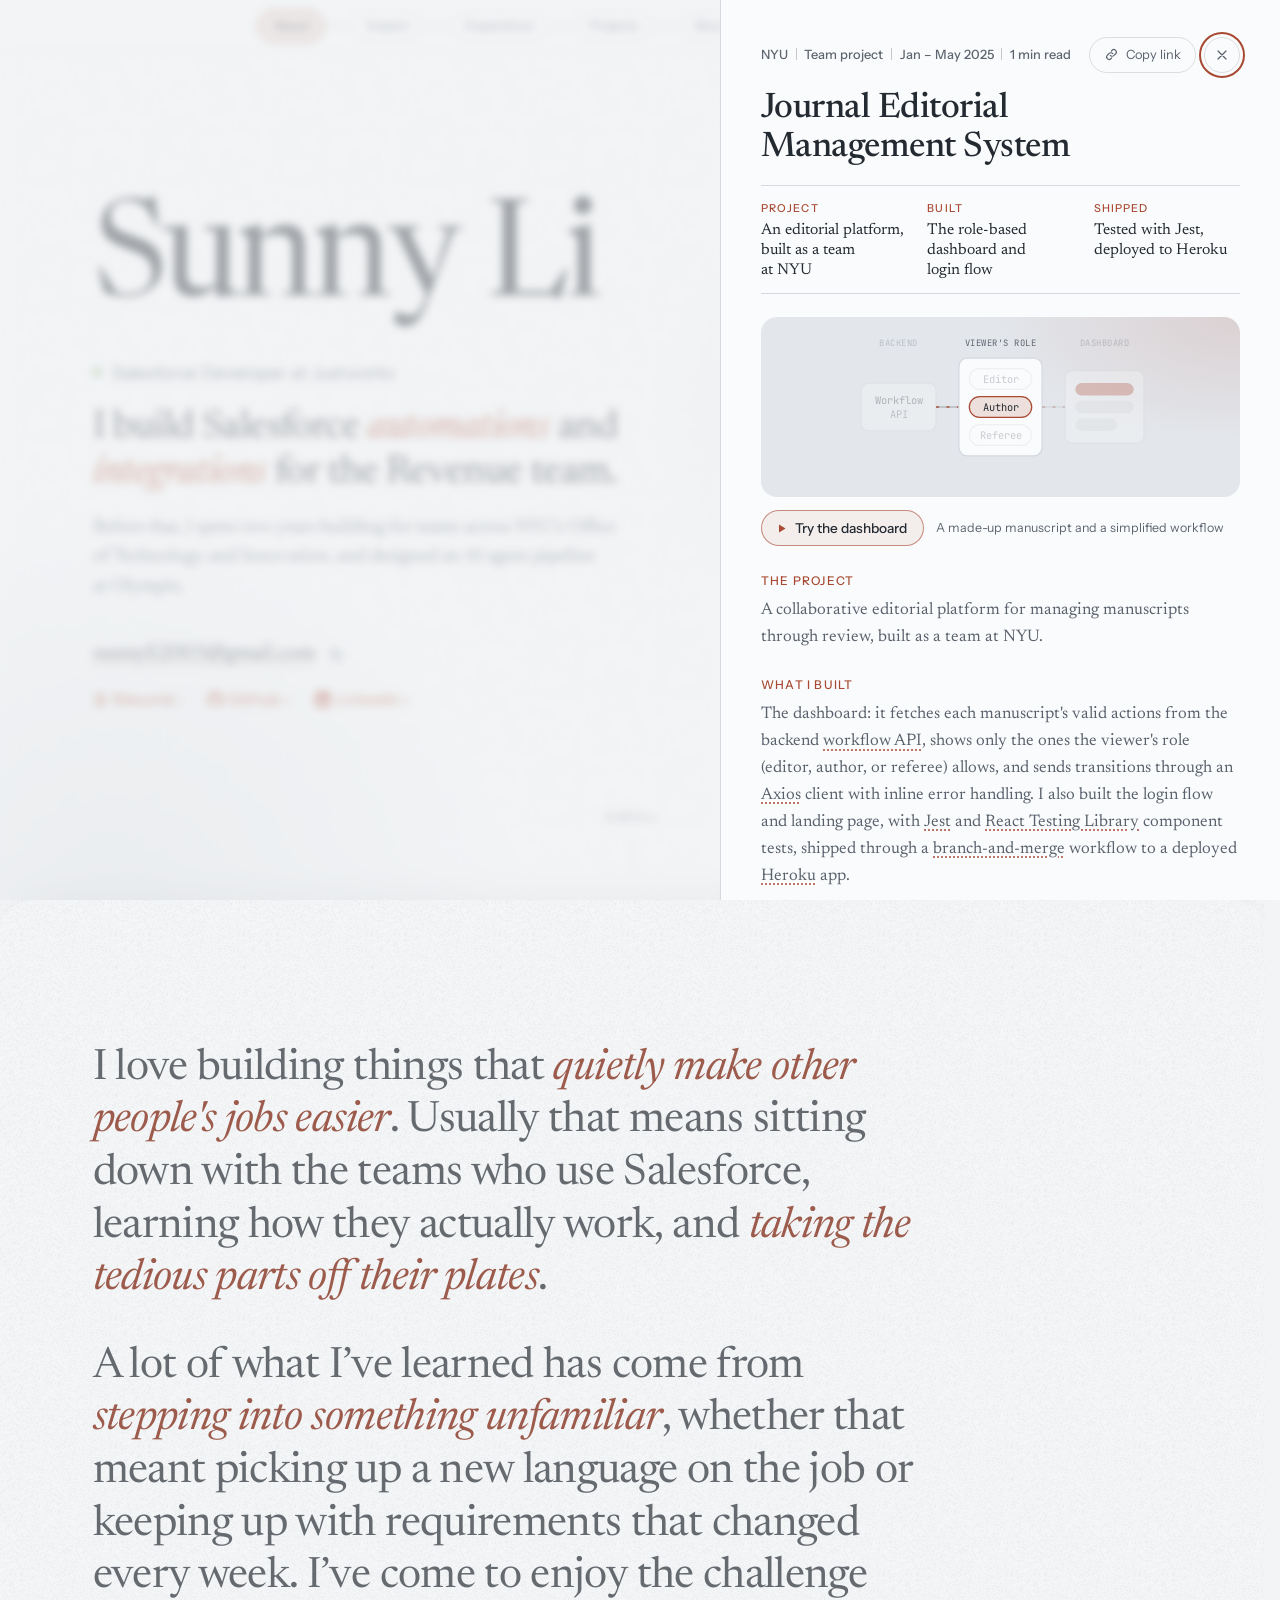
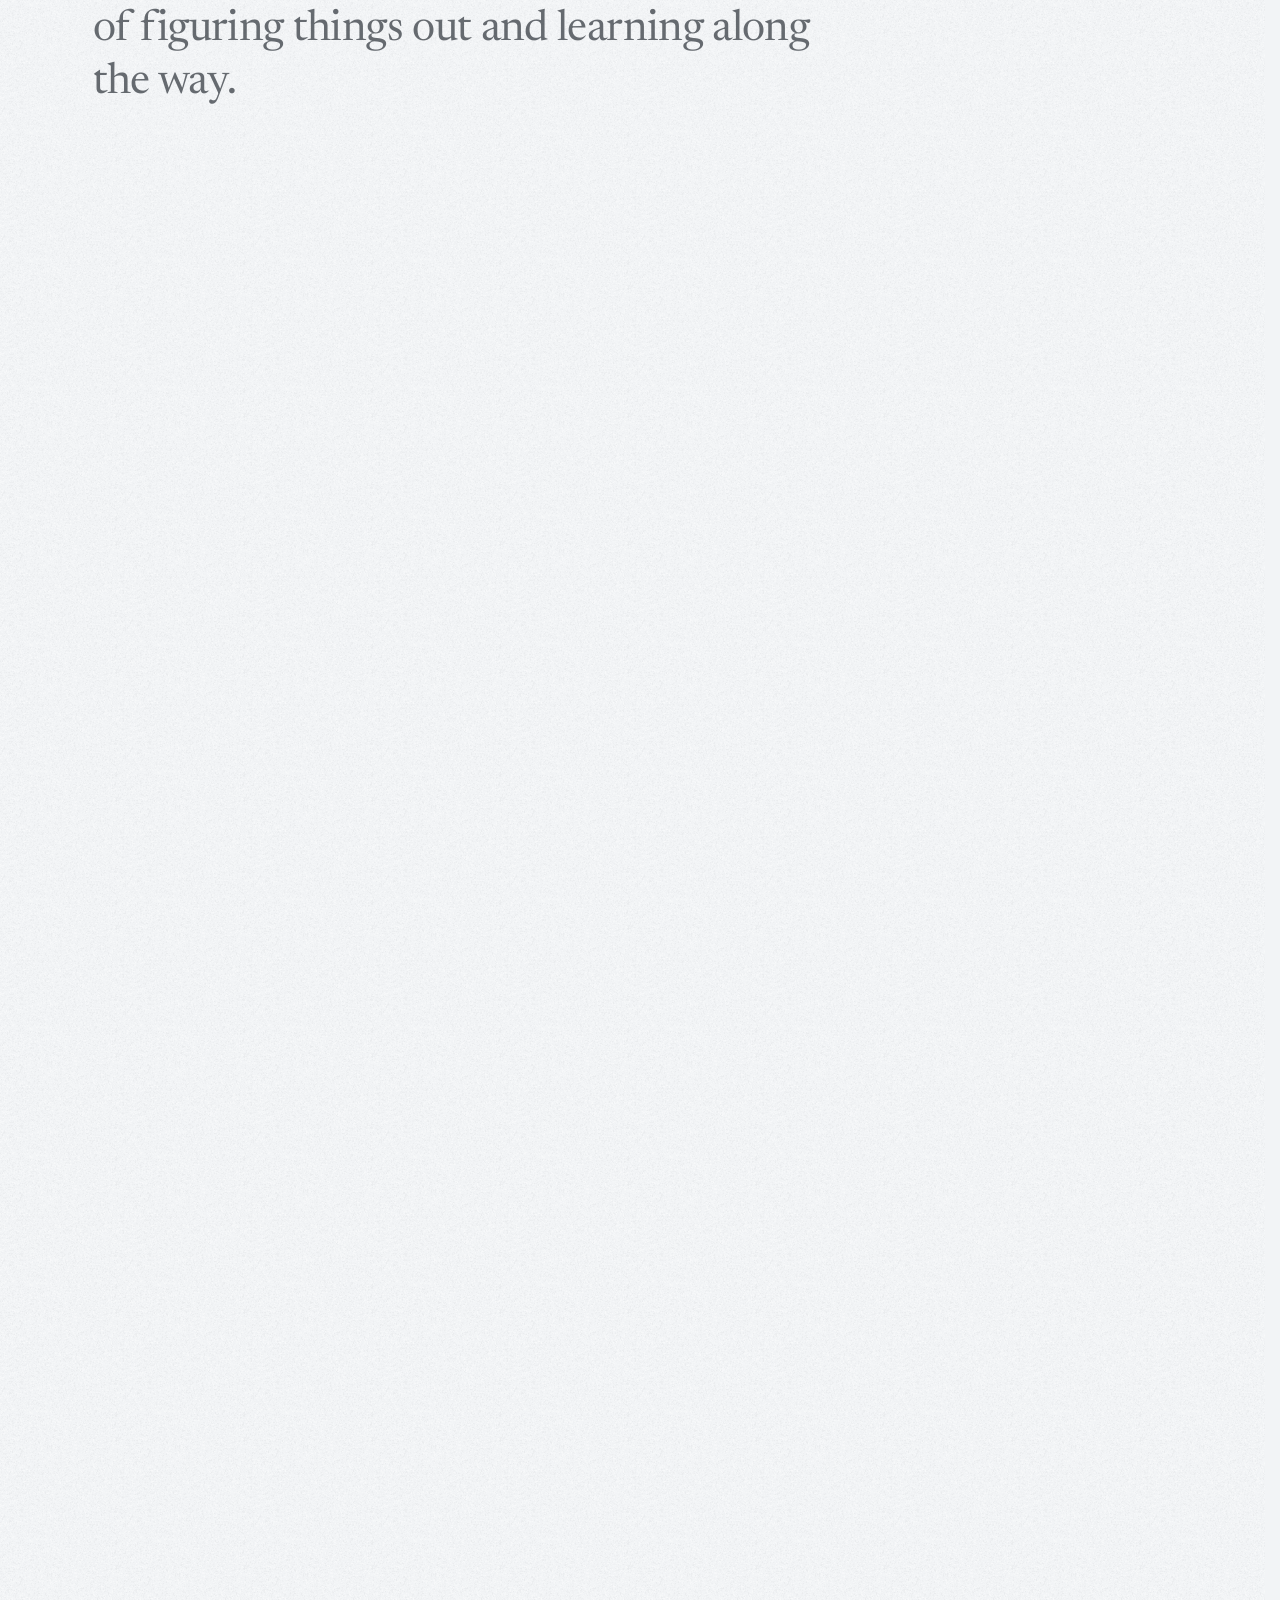
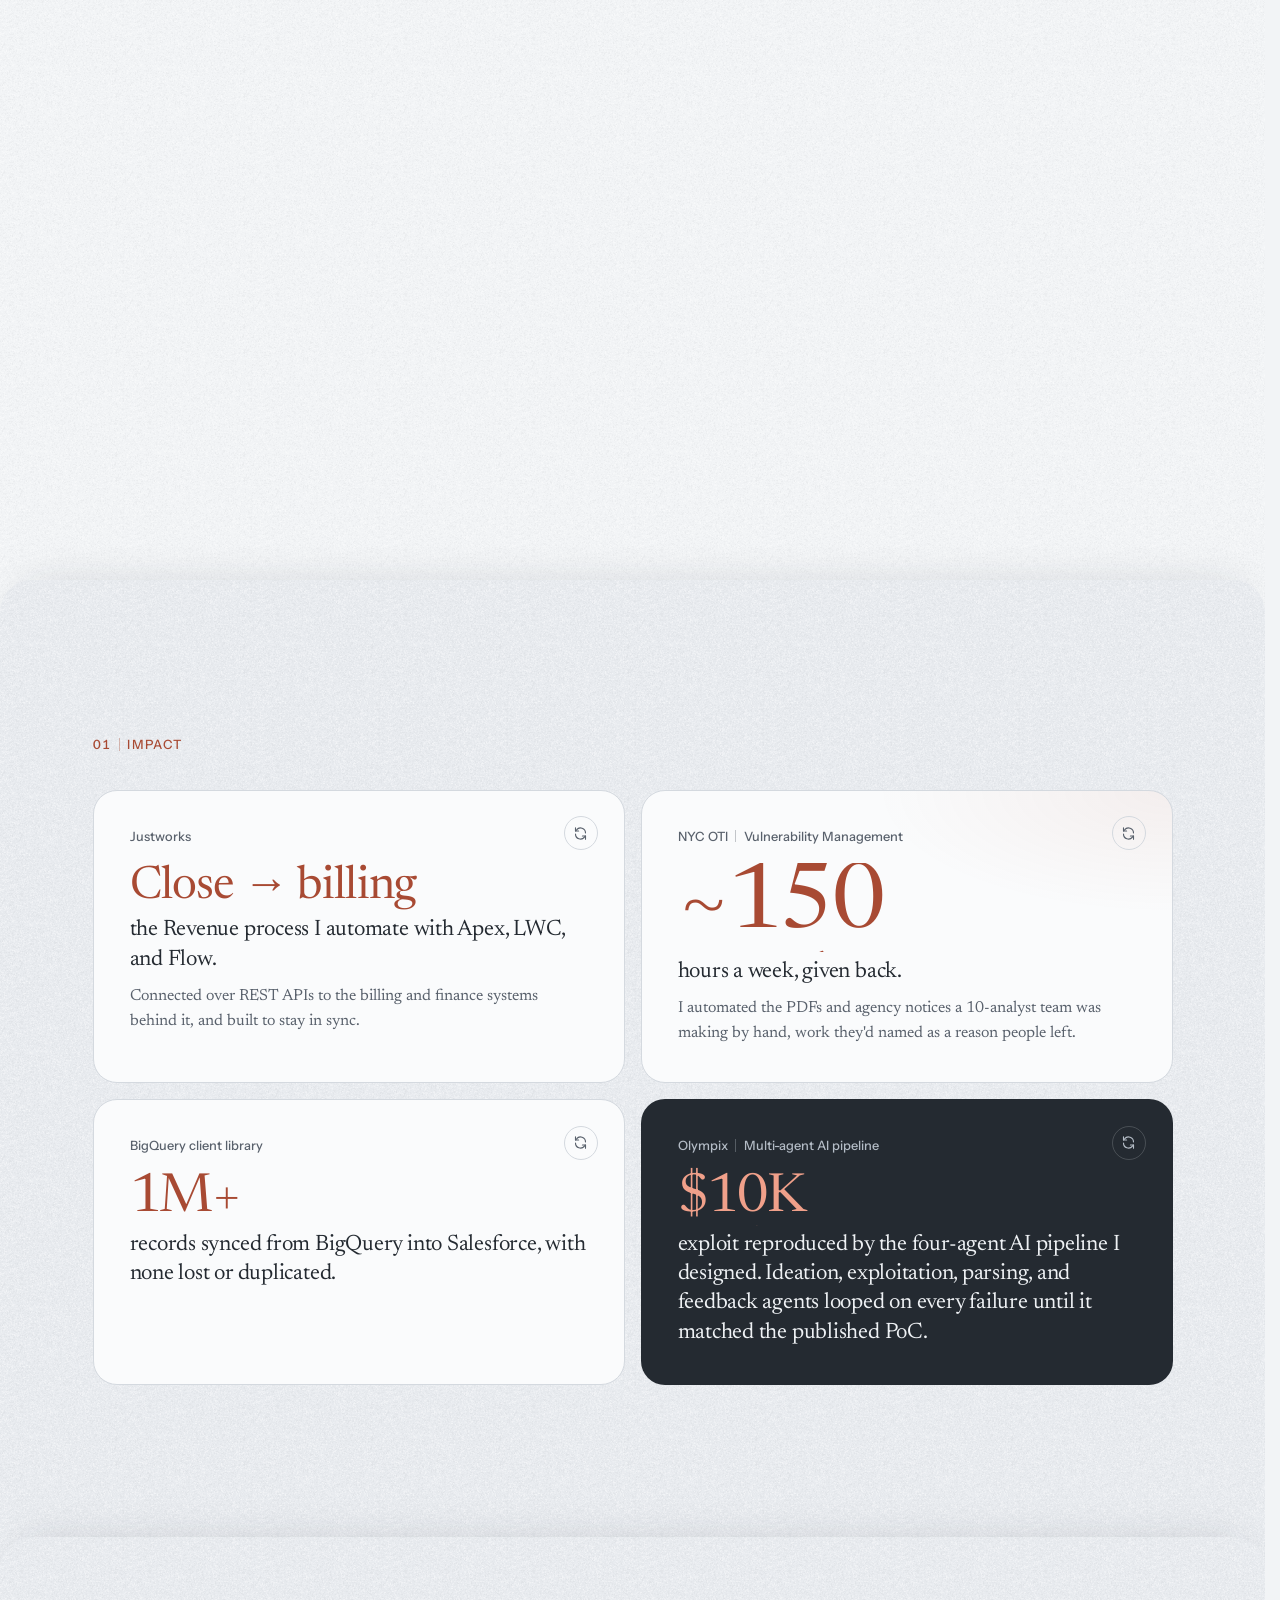
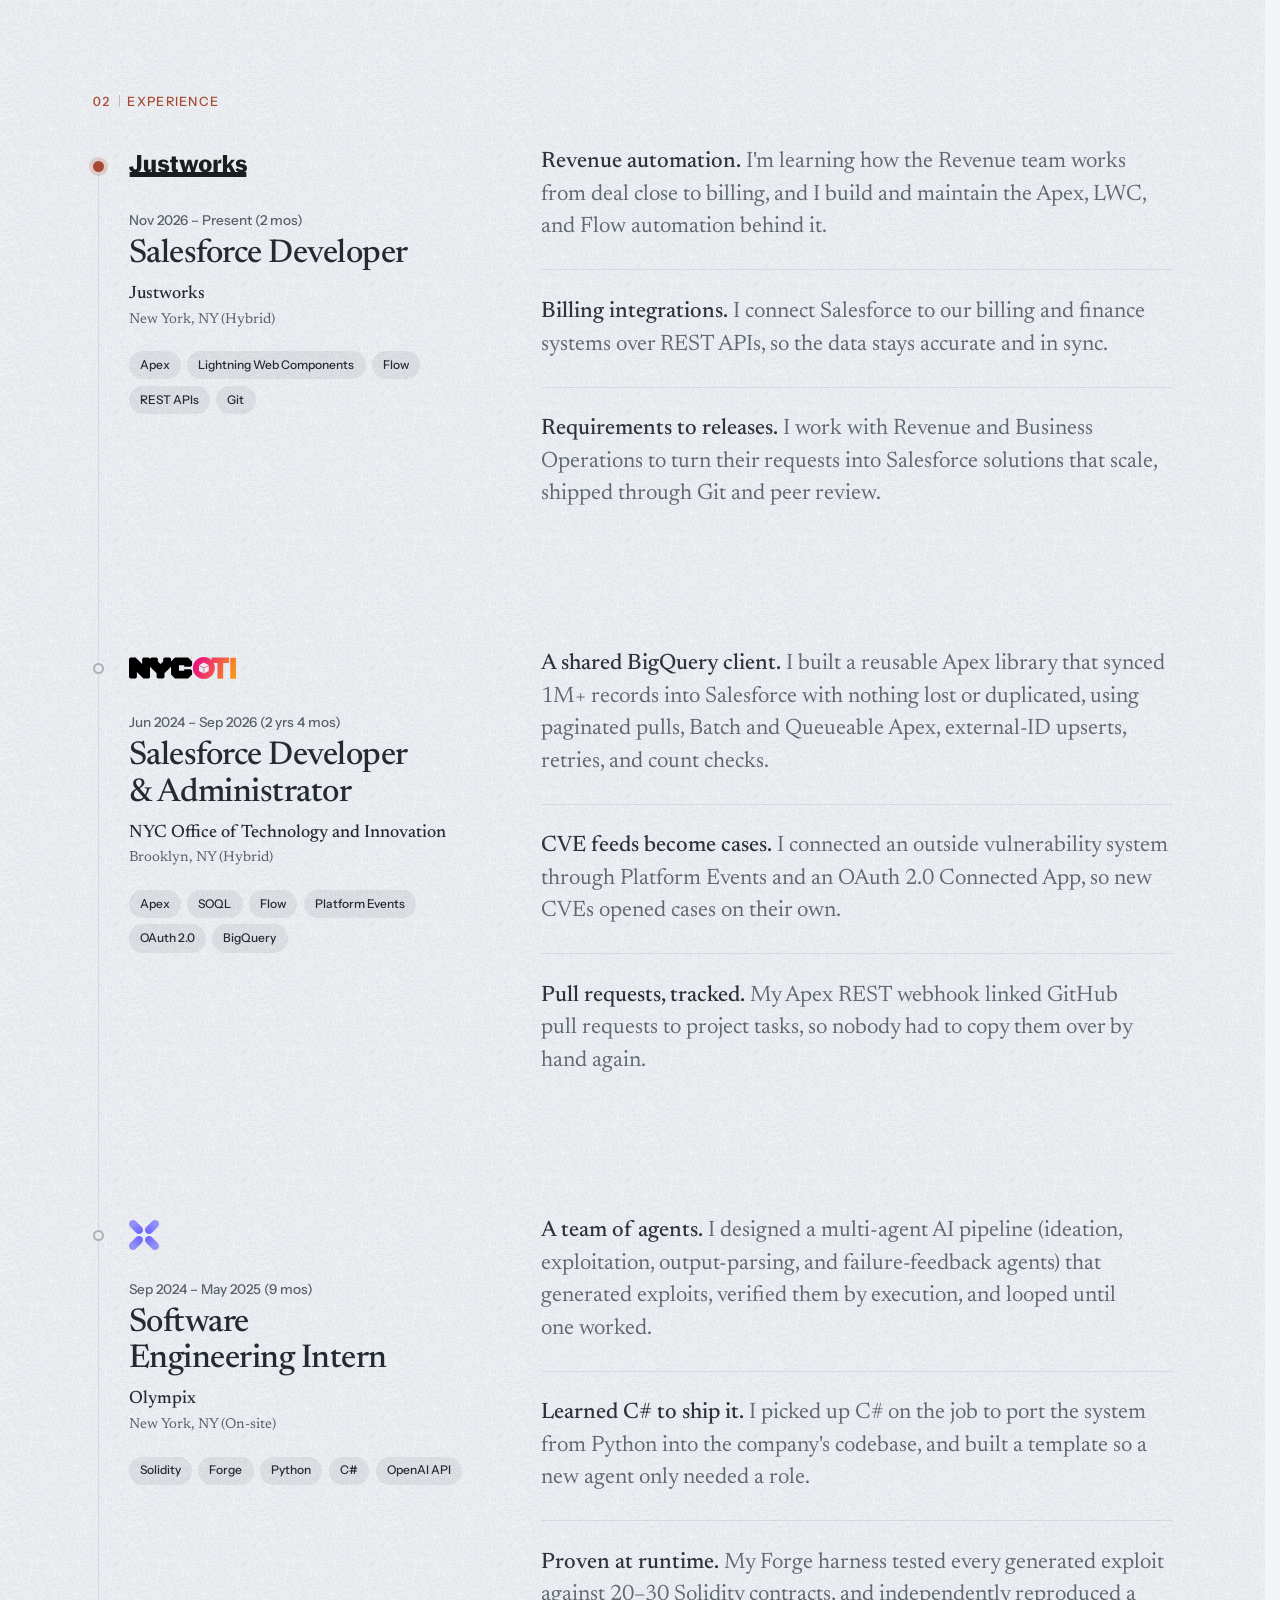
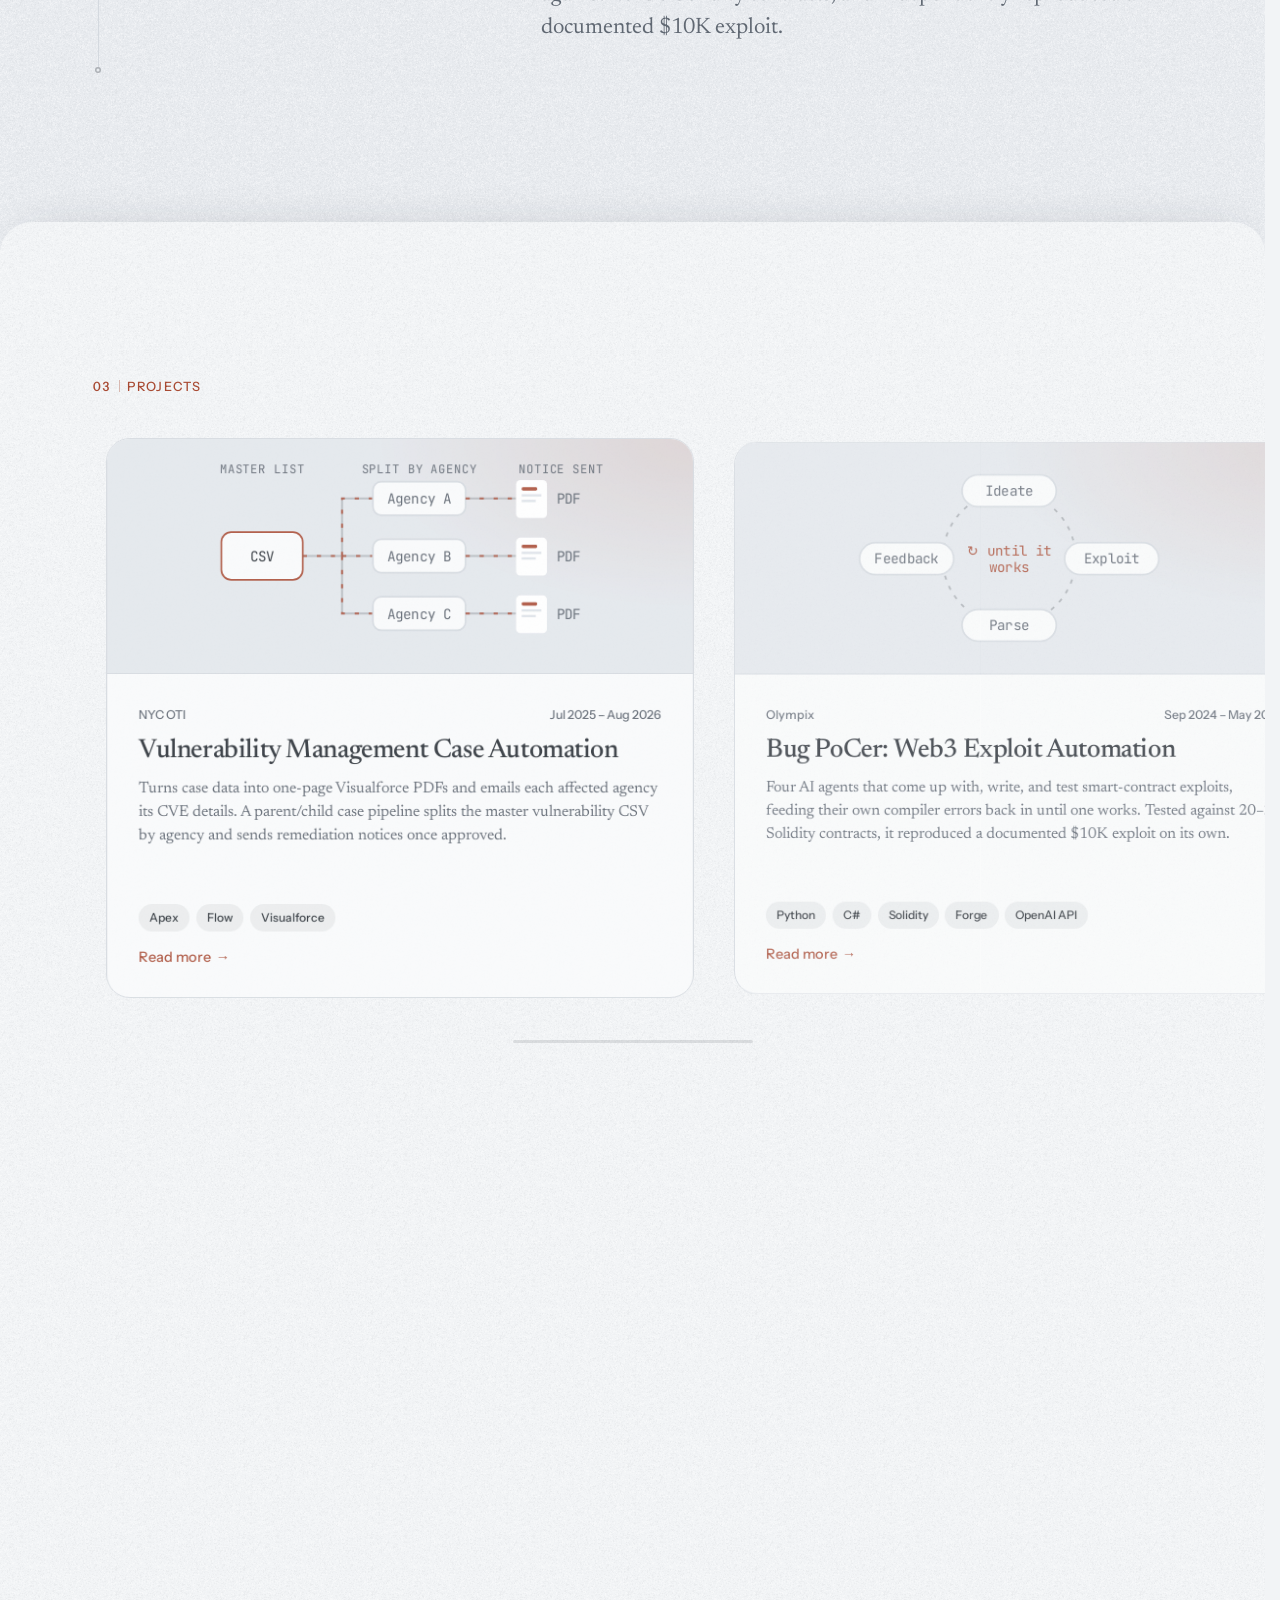
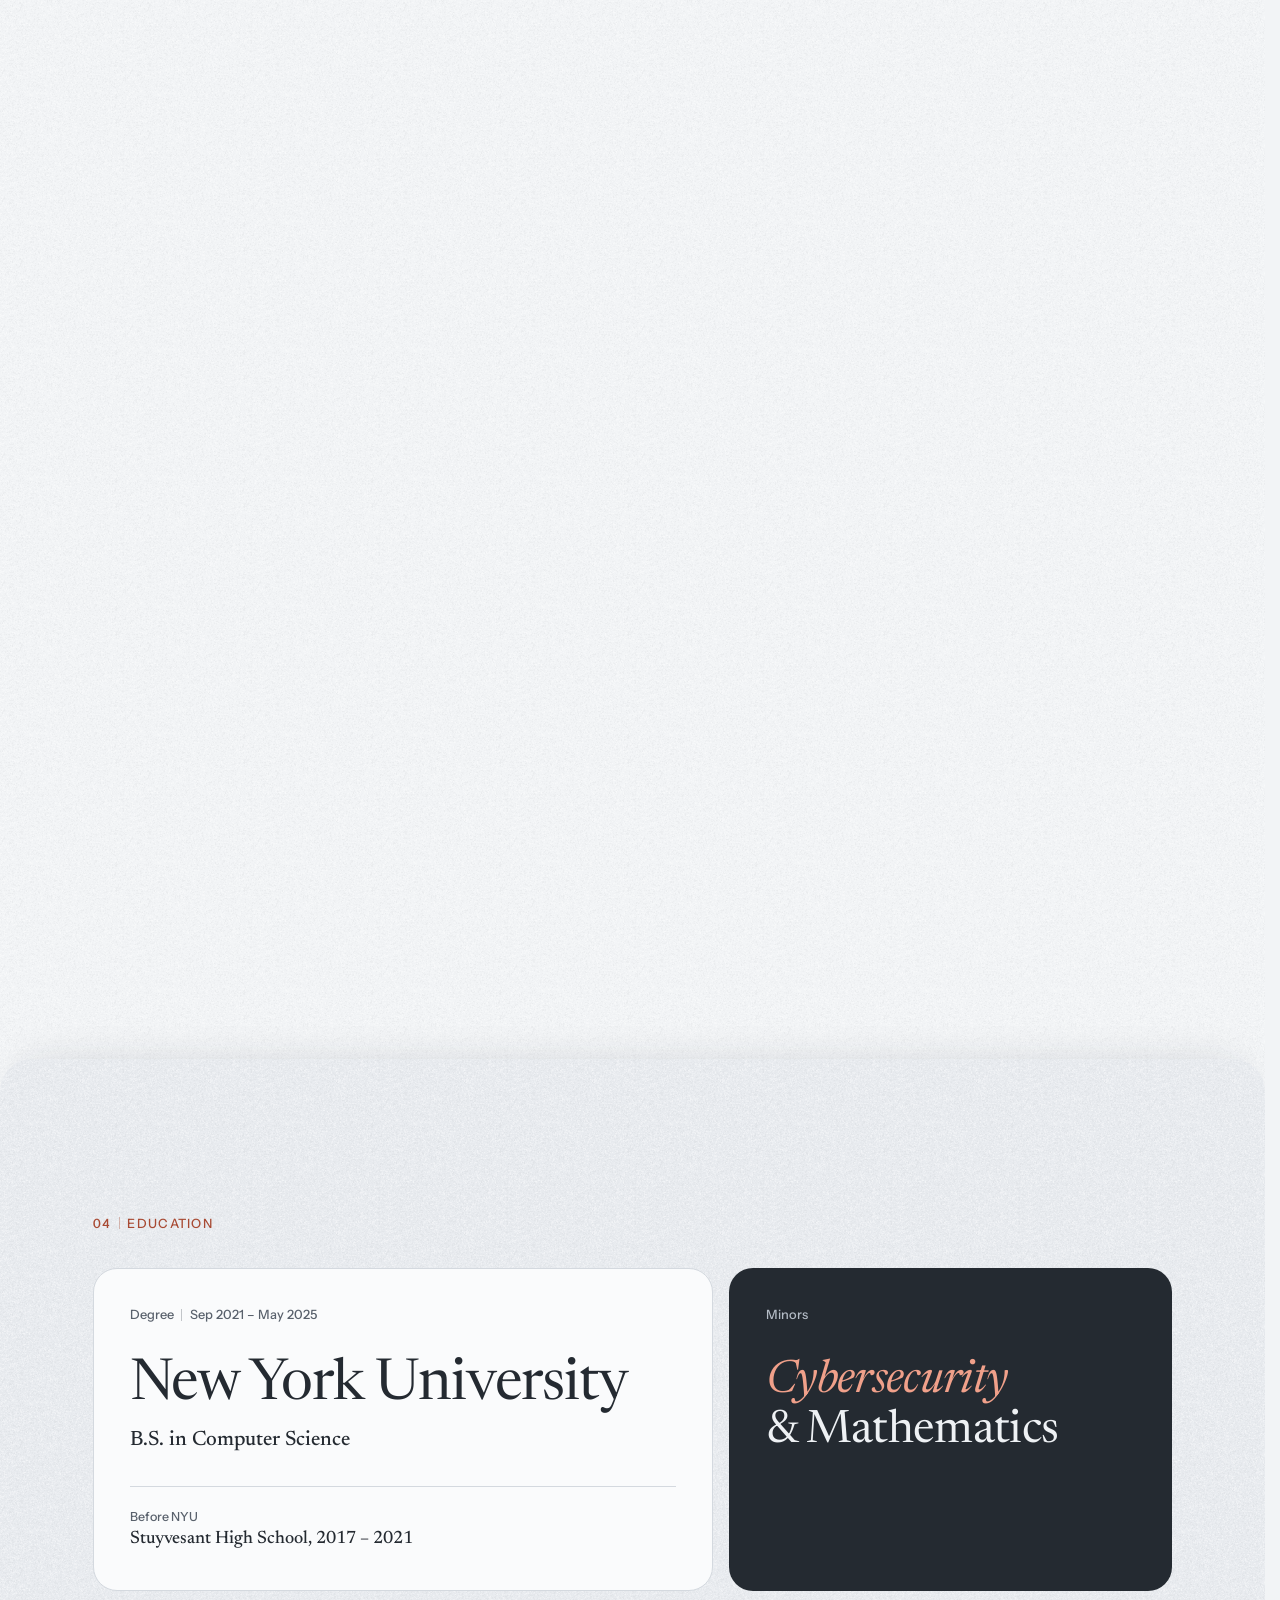
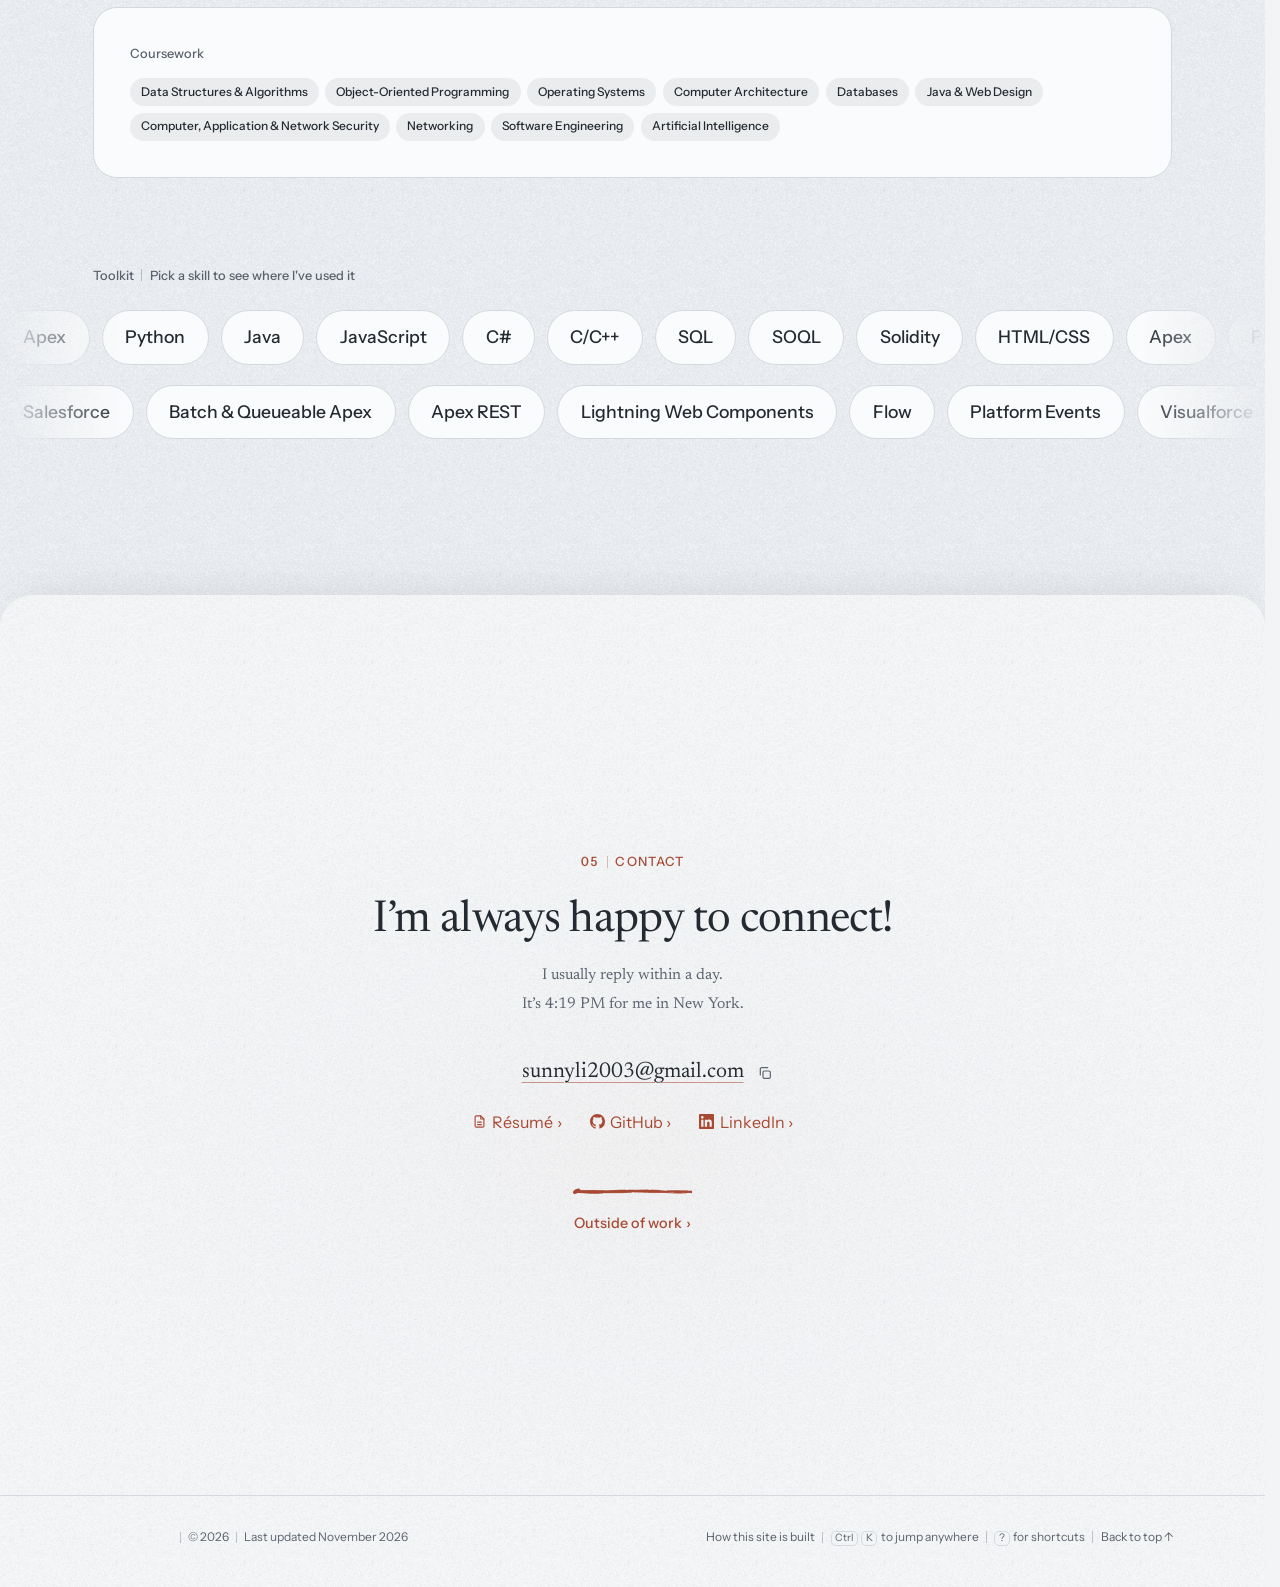
<file: journal/index.html>
<!DOCTYPE html>
<html lang="en">
<head>
    <meta charset="utf-8">
    <!-- A page for sharing one write-up. Link previews (LinkedIn, Slack, messages) read the card below, and people are
         sent straight on to the write-up on the main page. -->
    <script>location.replace((location.protocol === 'file:' ? '../index.html' : '../') + '#journal');</script>
    <meta name="viewport" content="width=device-width, initial-scale=1">
    <title>Journal Editorial Management System — Sunny Li</title>
    <meta name="description" content="I built the dashboard for a team editorial platform, showing each editor, author, or referee only the actions their role allows. I also shipped the login and landing pages, tested with Jest and React Testing Library and deployed on Heroku.">
    <meta name="robots" content="noindex">
    <link rel="canonical" href="https://sunnnnyli.github.io/journal/">
    <meta property="og:type" content="article">
    <meta property="og:site_name" content="Sunny Li">
    <meta property="og:url" content="https://sunnnnyli.github.io/journal/">
    <meta property="og:title" content="Journal Editorial Management System — Sunny Li">
    <meta property="og:description" content="I built the dashboard for a team editorial platform, showing each editor, author, or referee only the actions their role allows. I also shipped the login and landing pages, tested with Jest and React Testing Library and deployed on Heroku.">
    <meta property="og:image" content="https://sunnnnyli.github.io/assets/img/og-journal.jpg">
    <meta property="og:image:width" content="1200">
    <meta property="og:image:height" content="630">
    <meta property="og:image:alt" content="Journal Editorial Management System by Sunny Li, with the project&#x27;s diagram. Shipped: Tested with Jest, deployed to Heroku.">
    <meta name="twitter:card" content="summary_large_image">
    <meta name="theme-color" content="#1c1c1d">
    <meta name="color-scheme" content="dark">
    <link rel="icon" href="../favicon.ico" sizes="32x32">
    <link rel="icon" href="../assets/icons/favicon.svg" type="image/svg+xml">
    <style>
        html { background: #1c1c1d; color: #e6e4e0; font: 1.05rem/1.5 Georgia, serif; }
        body { display: grid; place-items: center; min-height: 100vh; margin: 0; }
        a { color: #e0b25c; }
    </style>
</head>
<body>
    <p><a href="../#journal">Read “Journal Editorial Management System”</a></p>
</body>
</html>
</file>
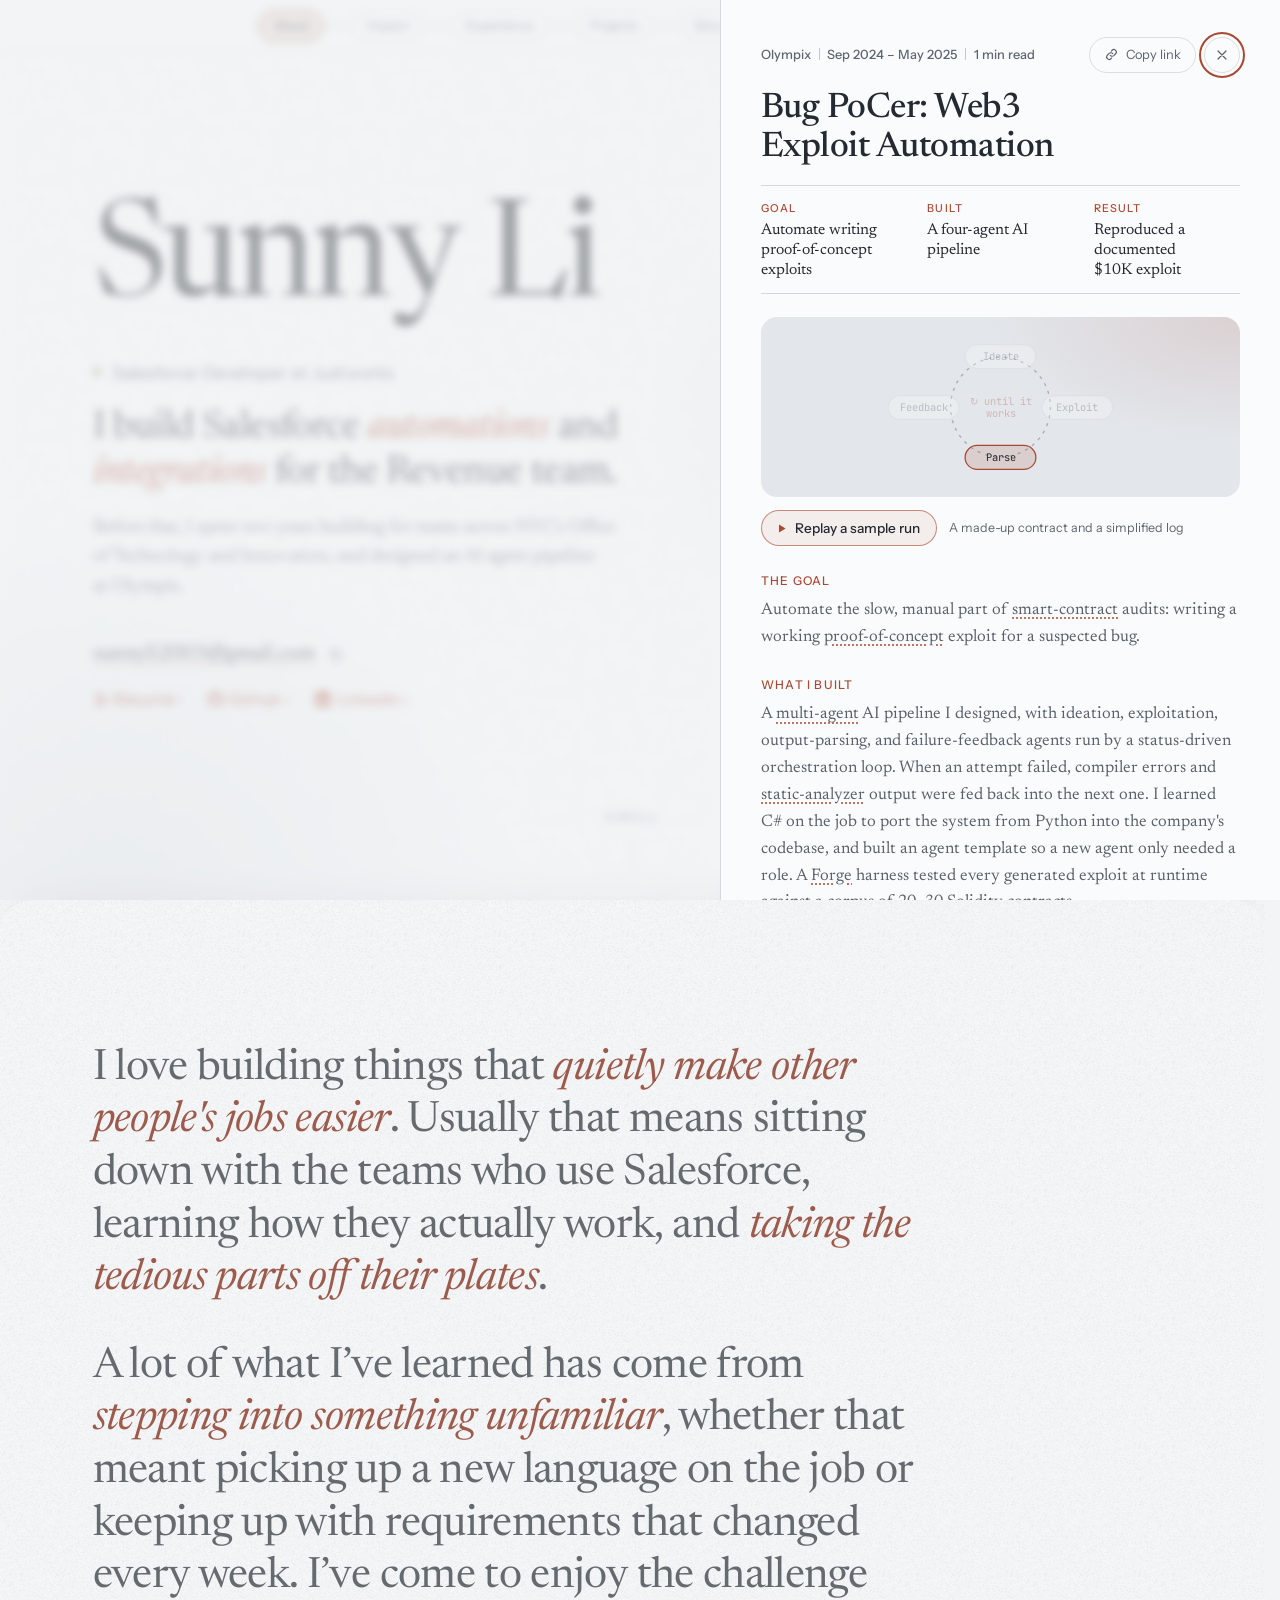
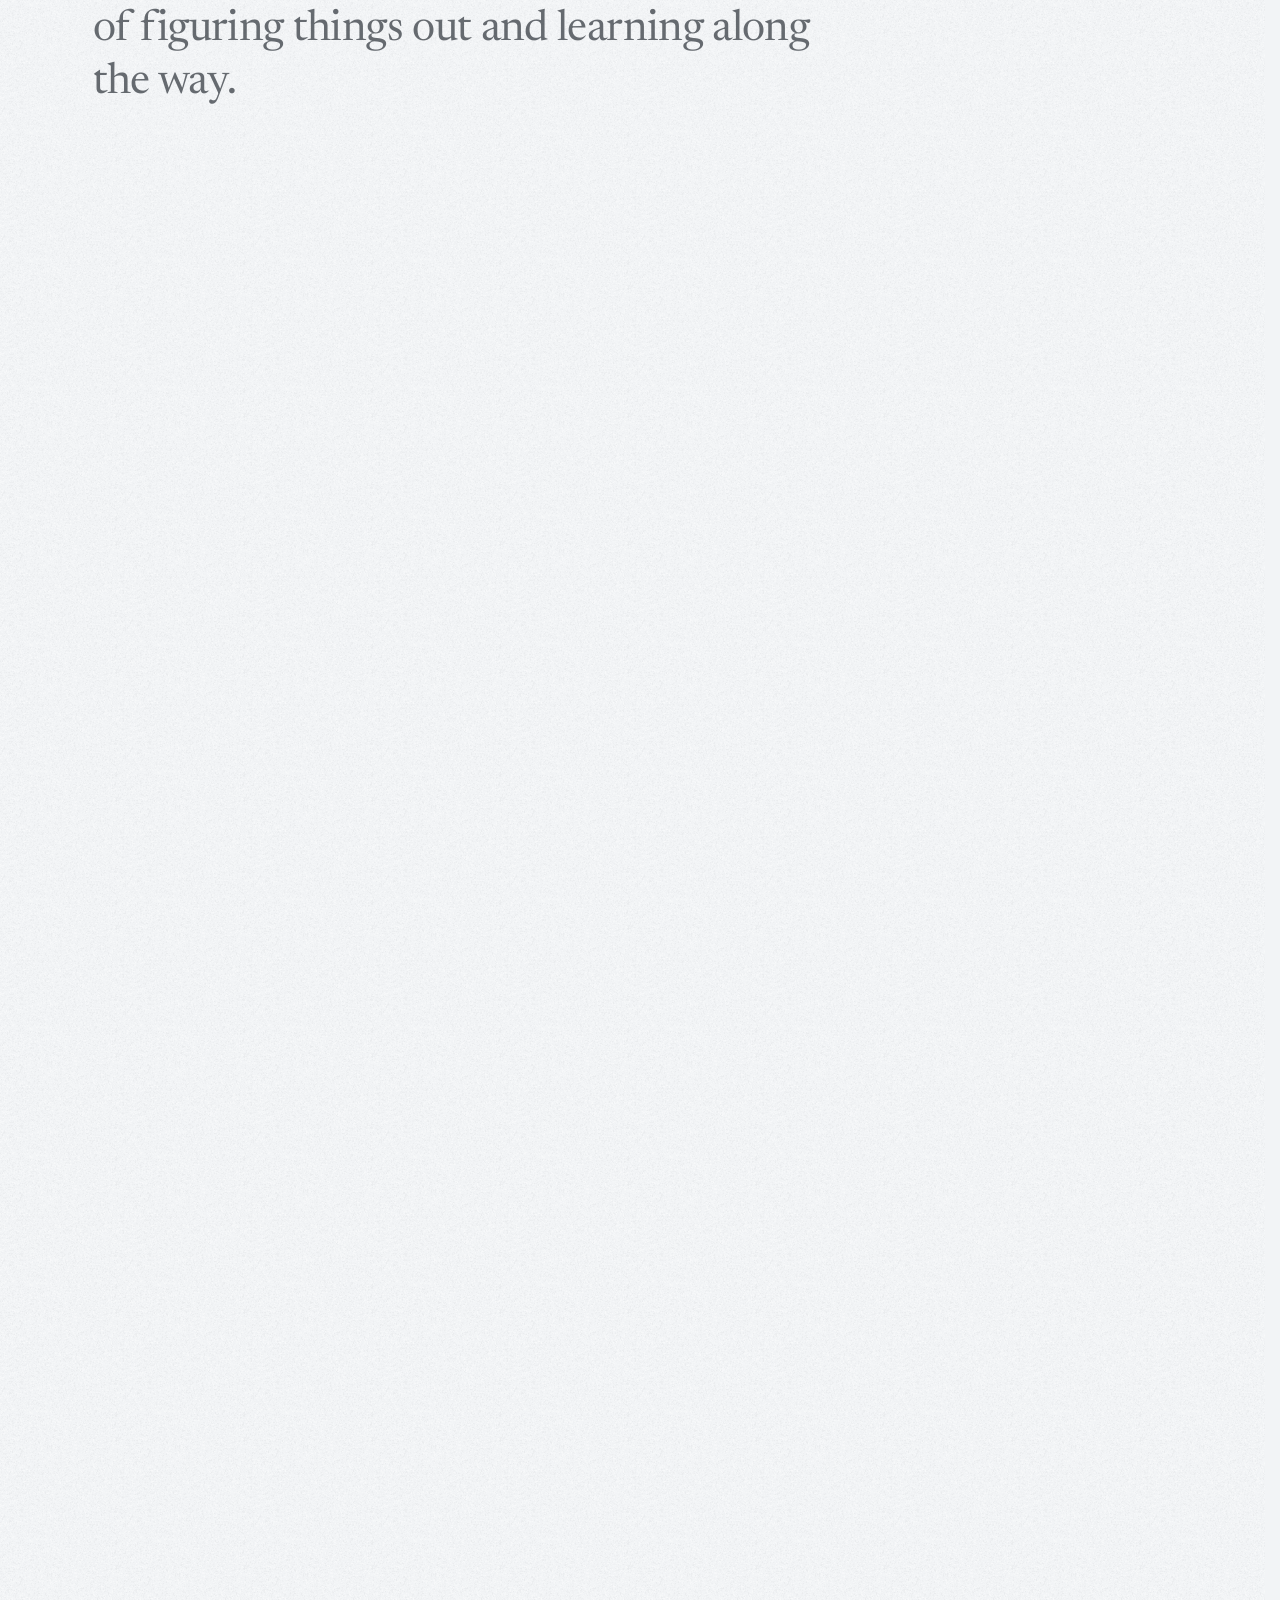
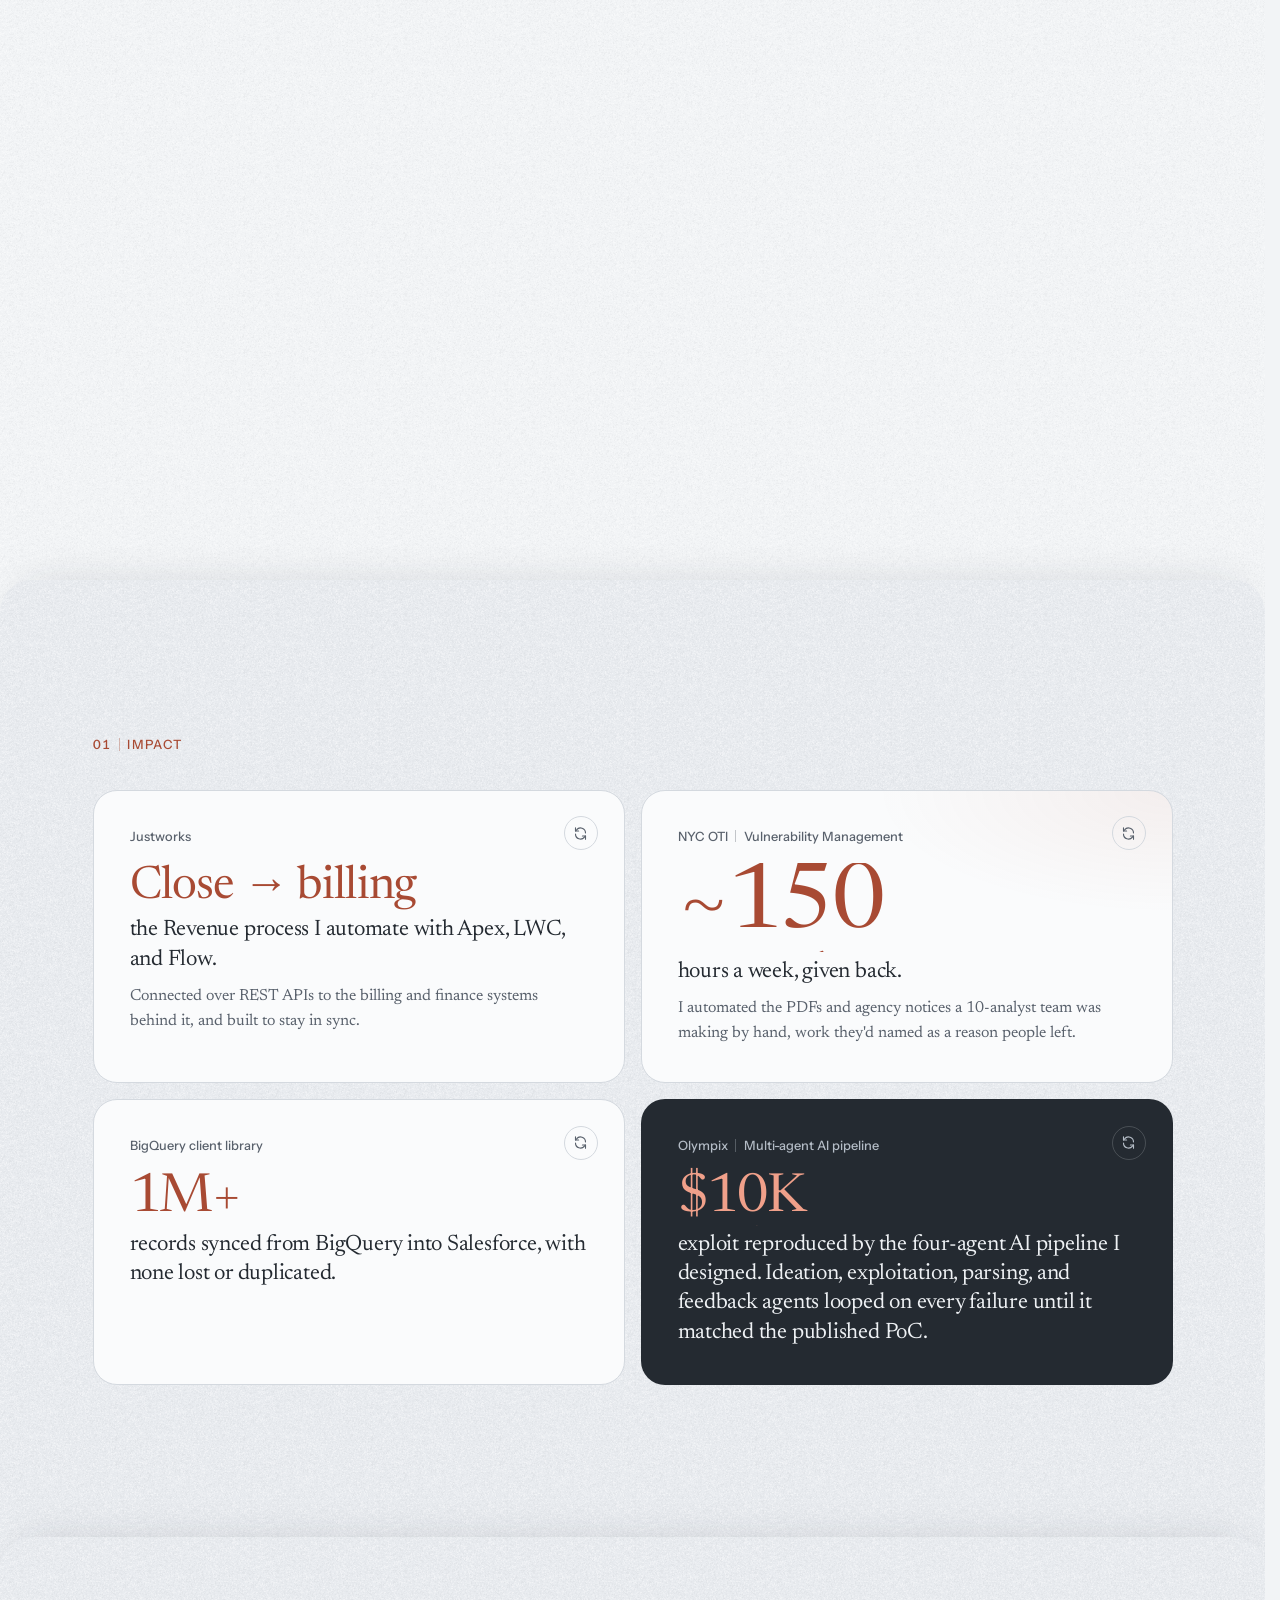
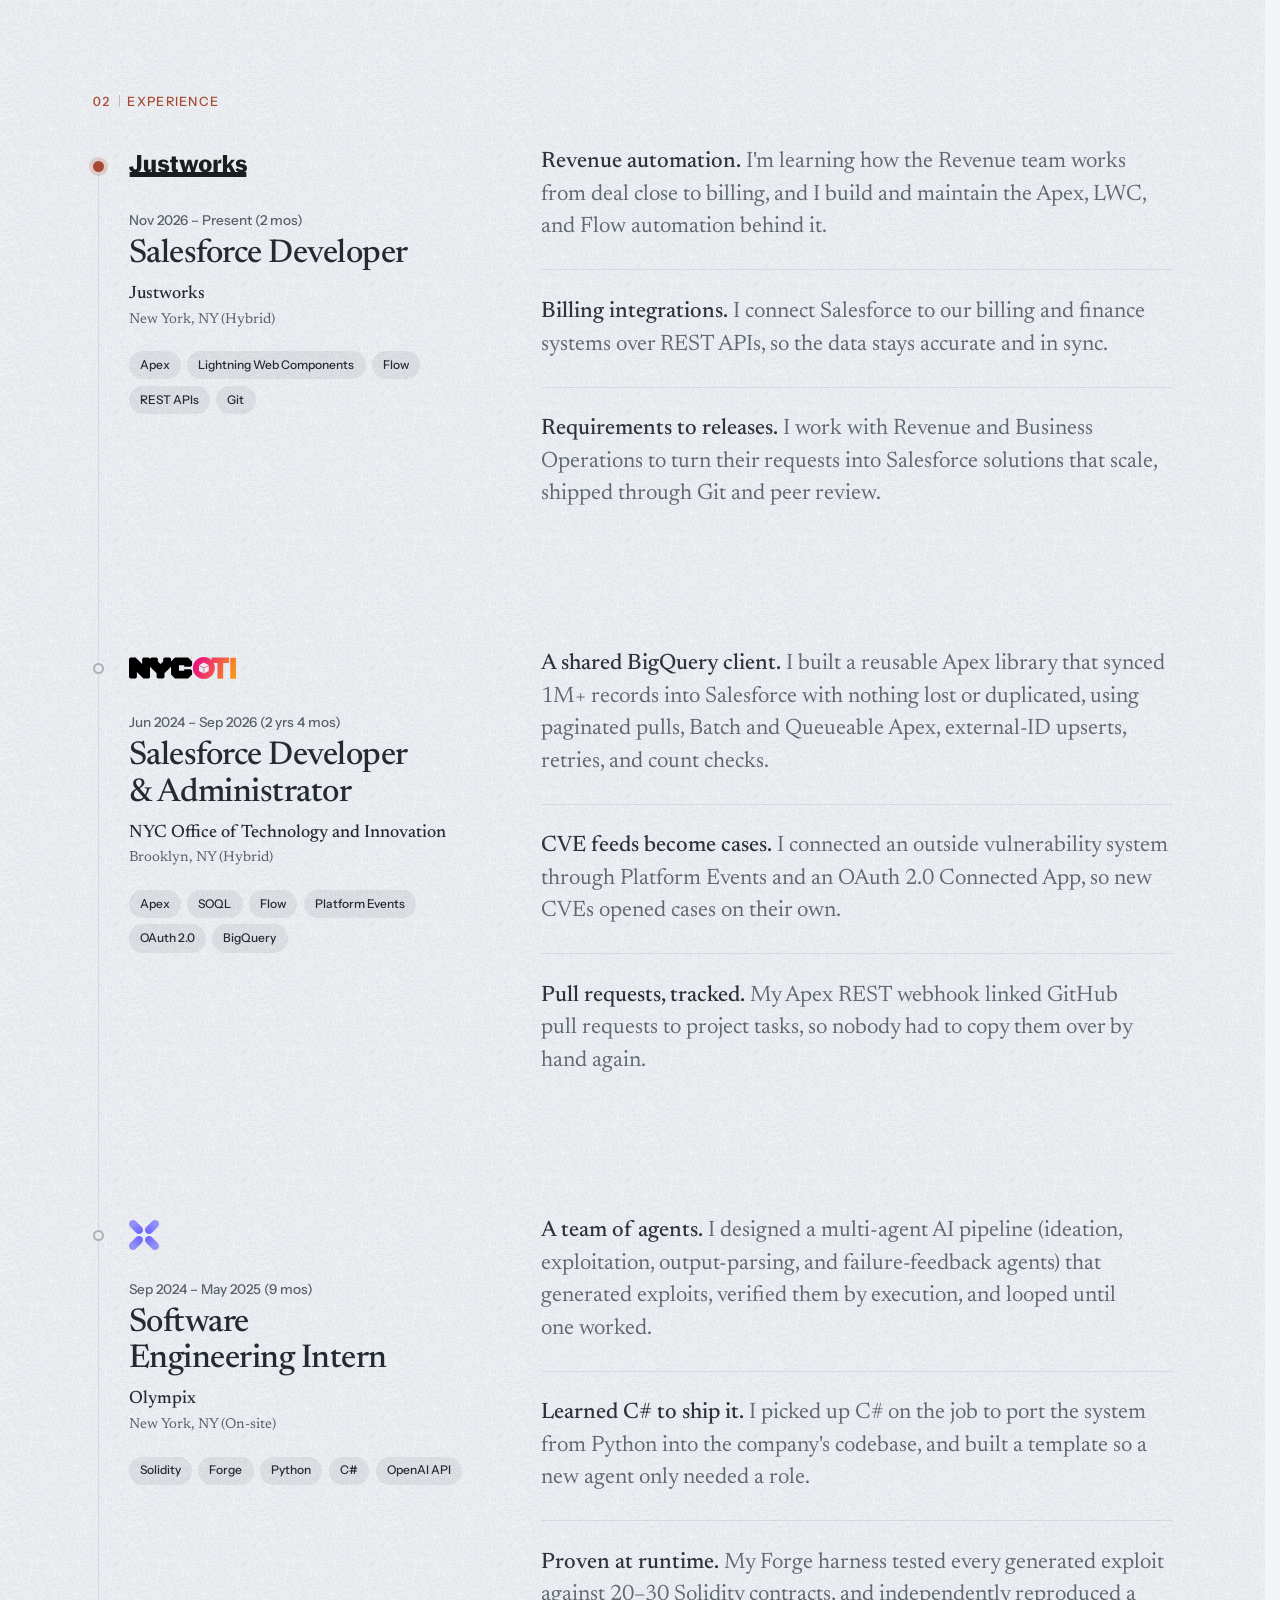
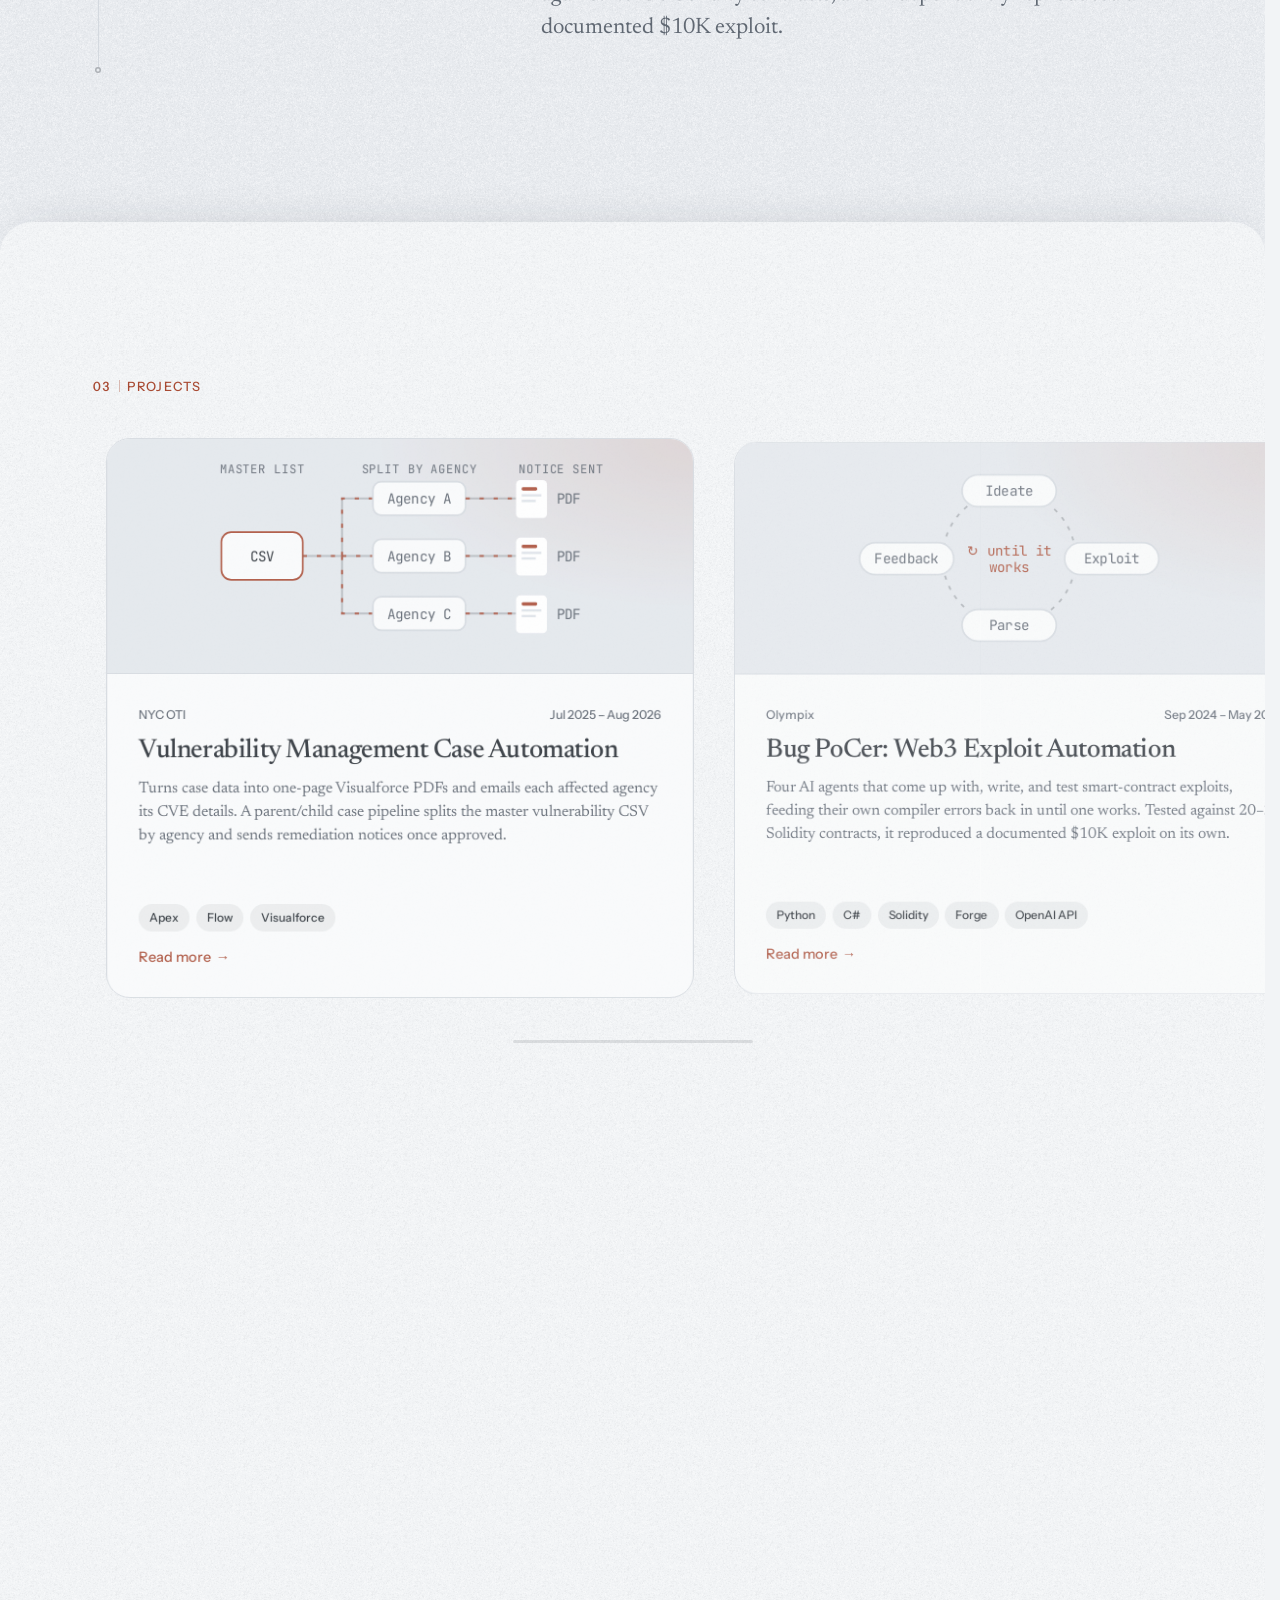
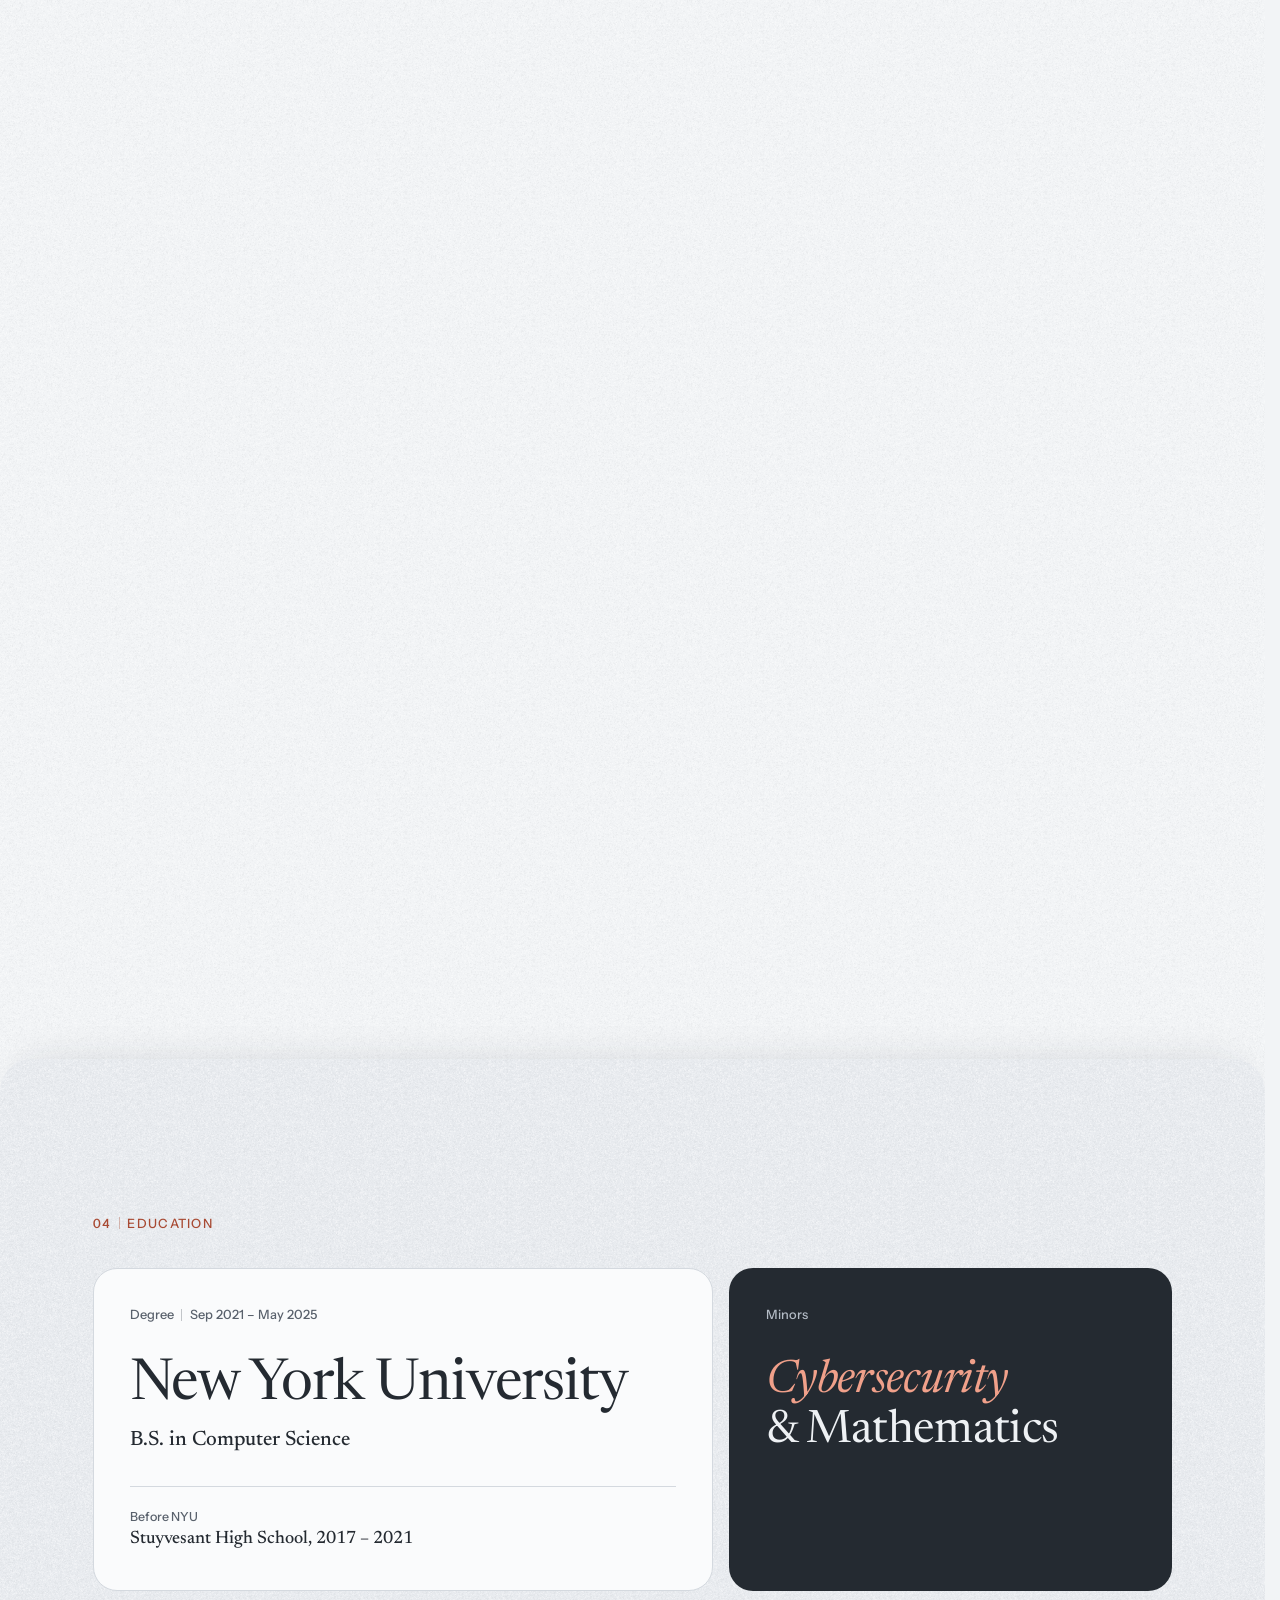
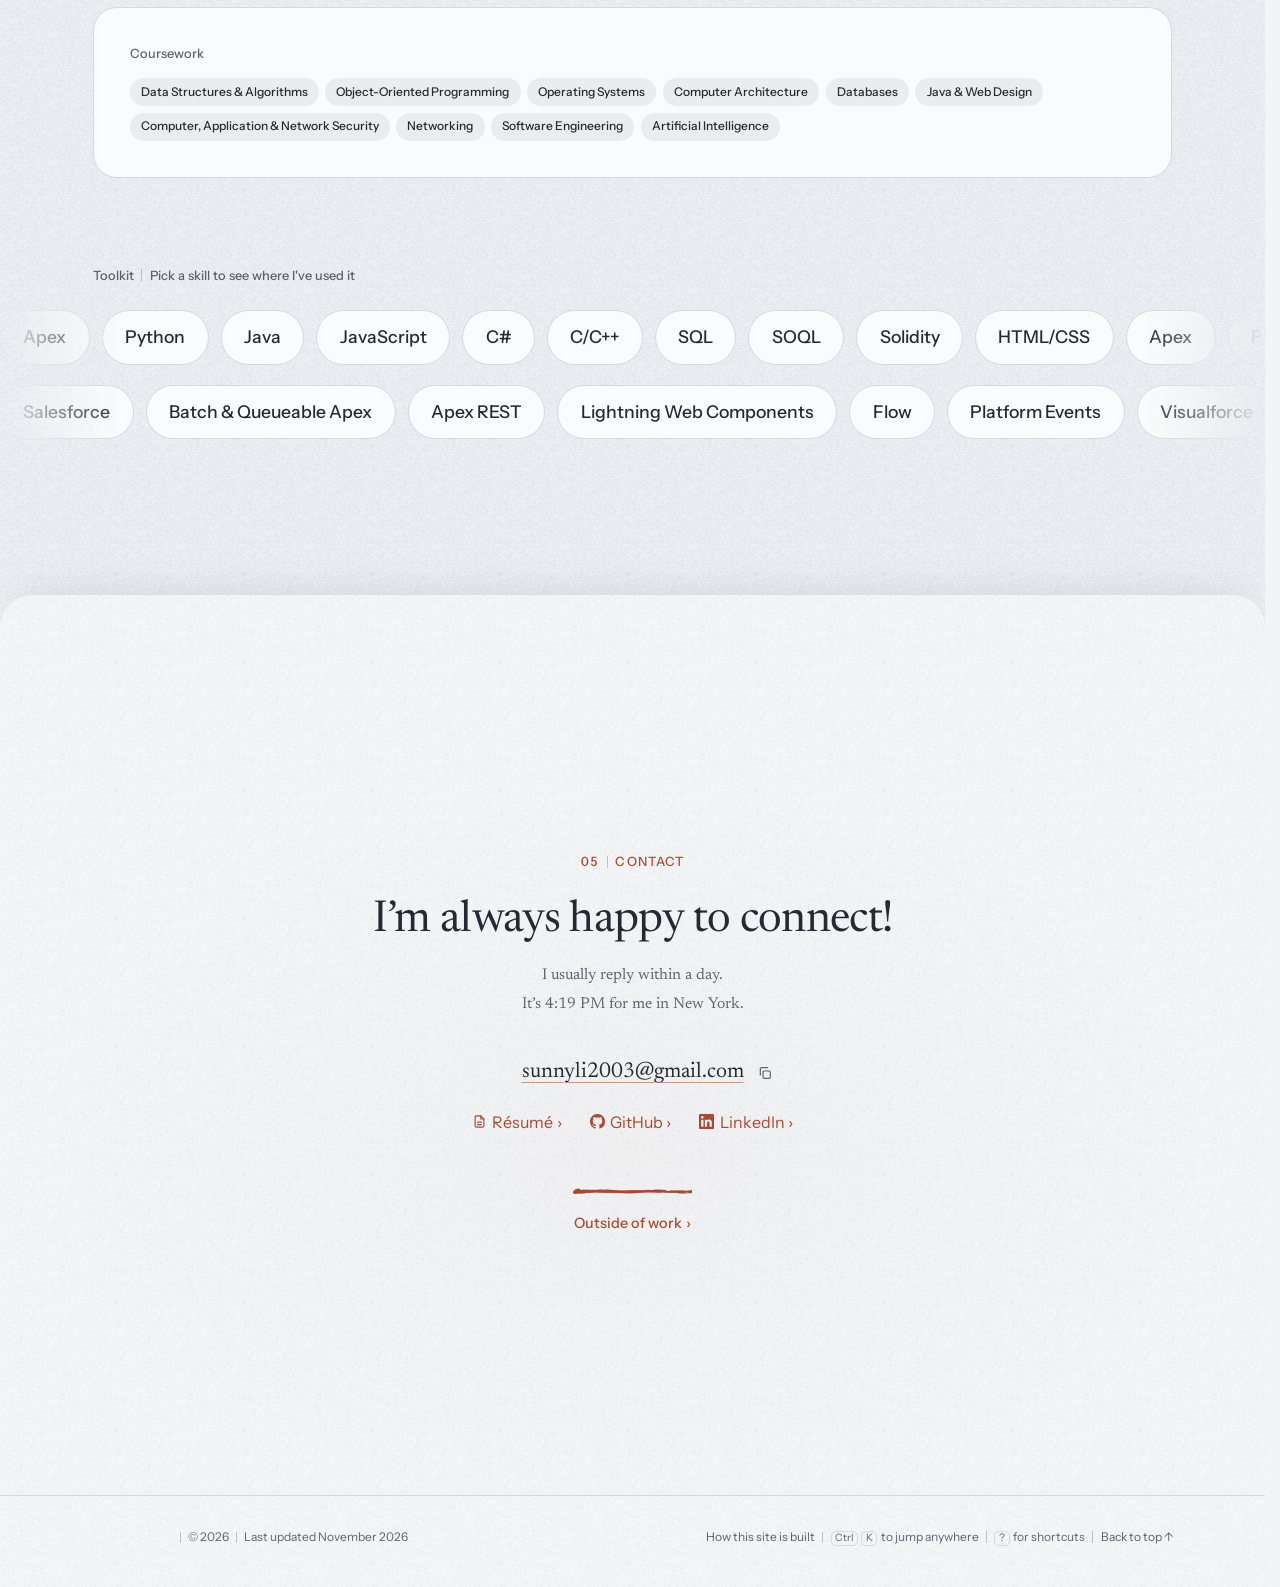
<file: pocer/index.html>
<!DOCTYPE html>
<html lang="en">
<head>
    <meta charset="utf-8">
    <!-- A page for sharing one write-up. Link previews (LinkedIn, Slack, messages) read the card below, and people are
         sent straight on to the write-up on the main page. -->
    <script>location.replace((location.protocol === 'file:' ? '../index.html' : '../') + '#pocer');</script>
    <meta name="viewport" content="width=device-width, initial-scale=1">
    <title>Bug PoCer: Web3 Exploit Automation — Sunny Li</title>
    <meta name="description" content="Four AI agents that come up with, write, and test smart-contract exploits, feeding their own compiler errors back in until one works. Tested against 20–30 Solidity contracts, it reproduced a documented $10K exploit on its own.">
    <meta name="robots" content="noindex">
    <link rel="canonical" href="https://sunnnnyli.github.io/pocer/">
    <meta property="og:type" content="article">
    <meta property="og:site_name" content="Sunny Li">
    <meta property="og:url" content="https://sunnnnyli.github.io/pocer/">
    <meta property="og:title" content="Bug PoCer: Web3 Exploit Automation — Sunny Li">
    <meta property="og:description" content="Four AI agents that come up with, write, and test smart-contract exploits, feeding their own compiler errors back in until one works. Tested against 20–30 Solidity contracts, it reproduced a documented $10K exploit on its own.">
    <meta property="og:image" content="https://sunnnnyli.github.io/assets/img/og-pocer.jpg">
    <meta property="og:image:width" content="1200">
    <meta property="og:image:height" content="630">
    <meta property="og:image:alt" content="Bug PoCer: Web3 Exploit Automation by Sunny Li, with the project&#x27;s diagram. Result: Reproduced a documented $10K exploit.">
    <meta name="twitter:card" content="summary_large_image">
    <meta name="theme-color" content="#1c1c1d">
    <meta name="color-scheme" content="dark">
    <link rel="icon" href="../favicon.ico" sizes="32x32">
    <link rel="icon" href="../assets/icons/favicon.svg" type="image/svg+xml">
    <style>
        html { background: #1c1c1d; color: #e6e4e0; font: 1.05rem/1.5 Georgia, serif; }
        body { display: grid; place-items: center; min-height: 100vh; margin: 0; }
        a { color: #e0b25c; }
    </style>
</head>
<body>
    <p><a href="../#pocer">Read “Bug PoCer: Web3 Exploit Automation”</a></p>
</body>
</html>
</file>
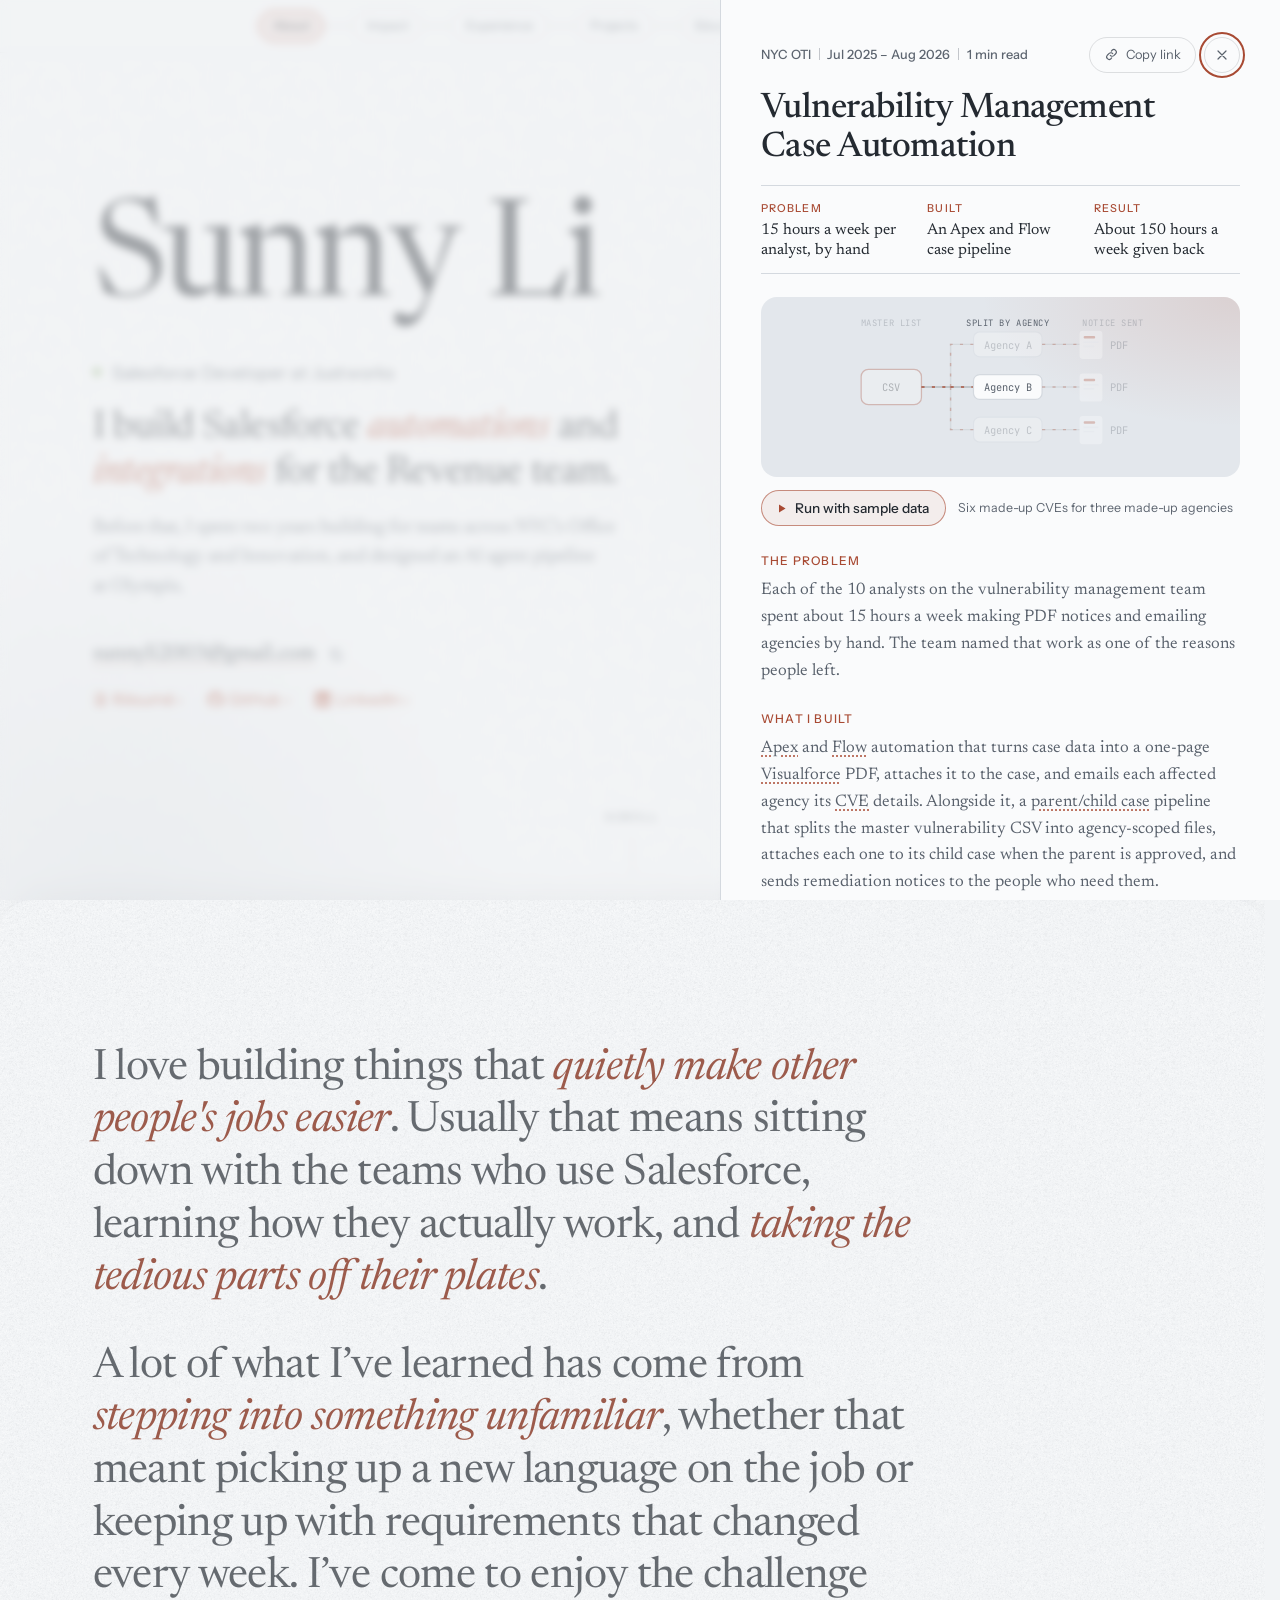
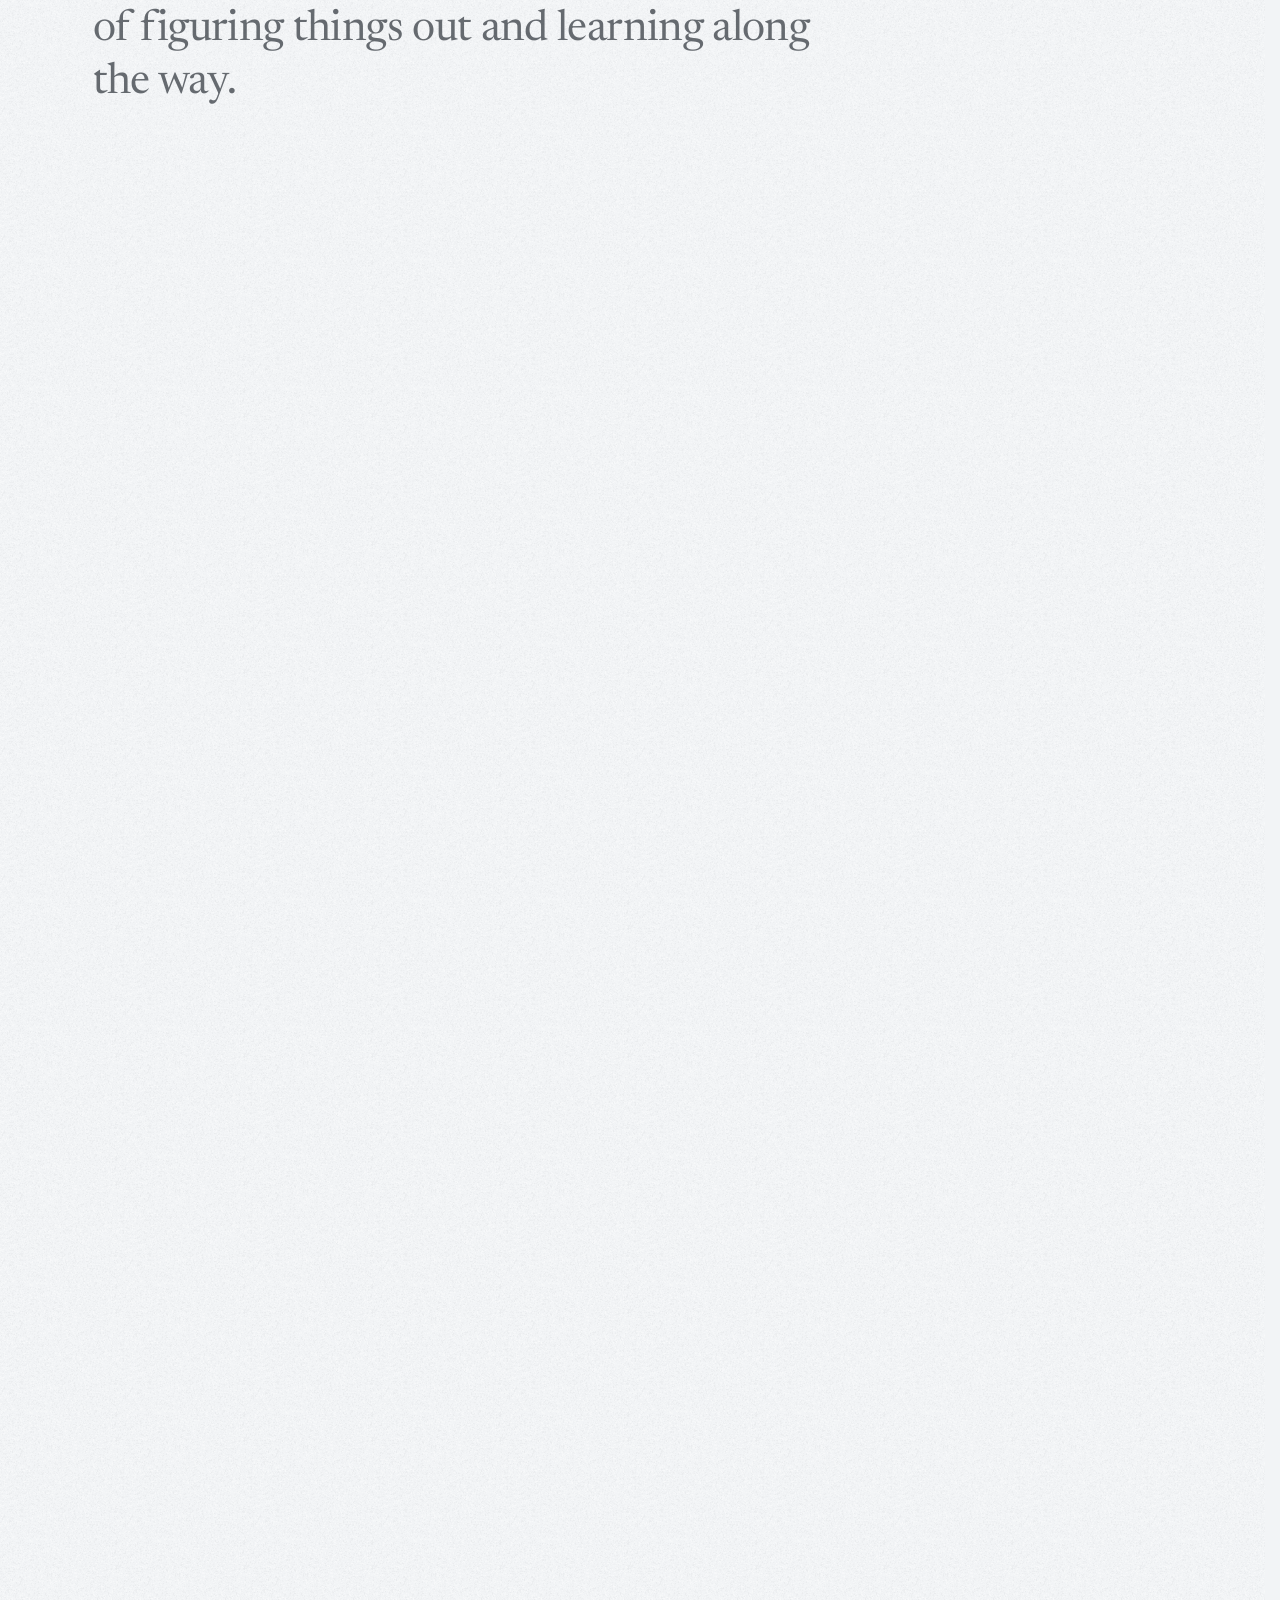
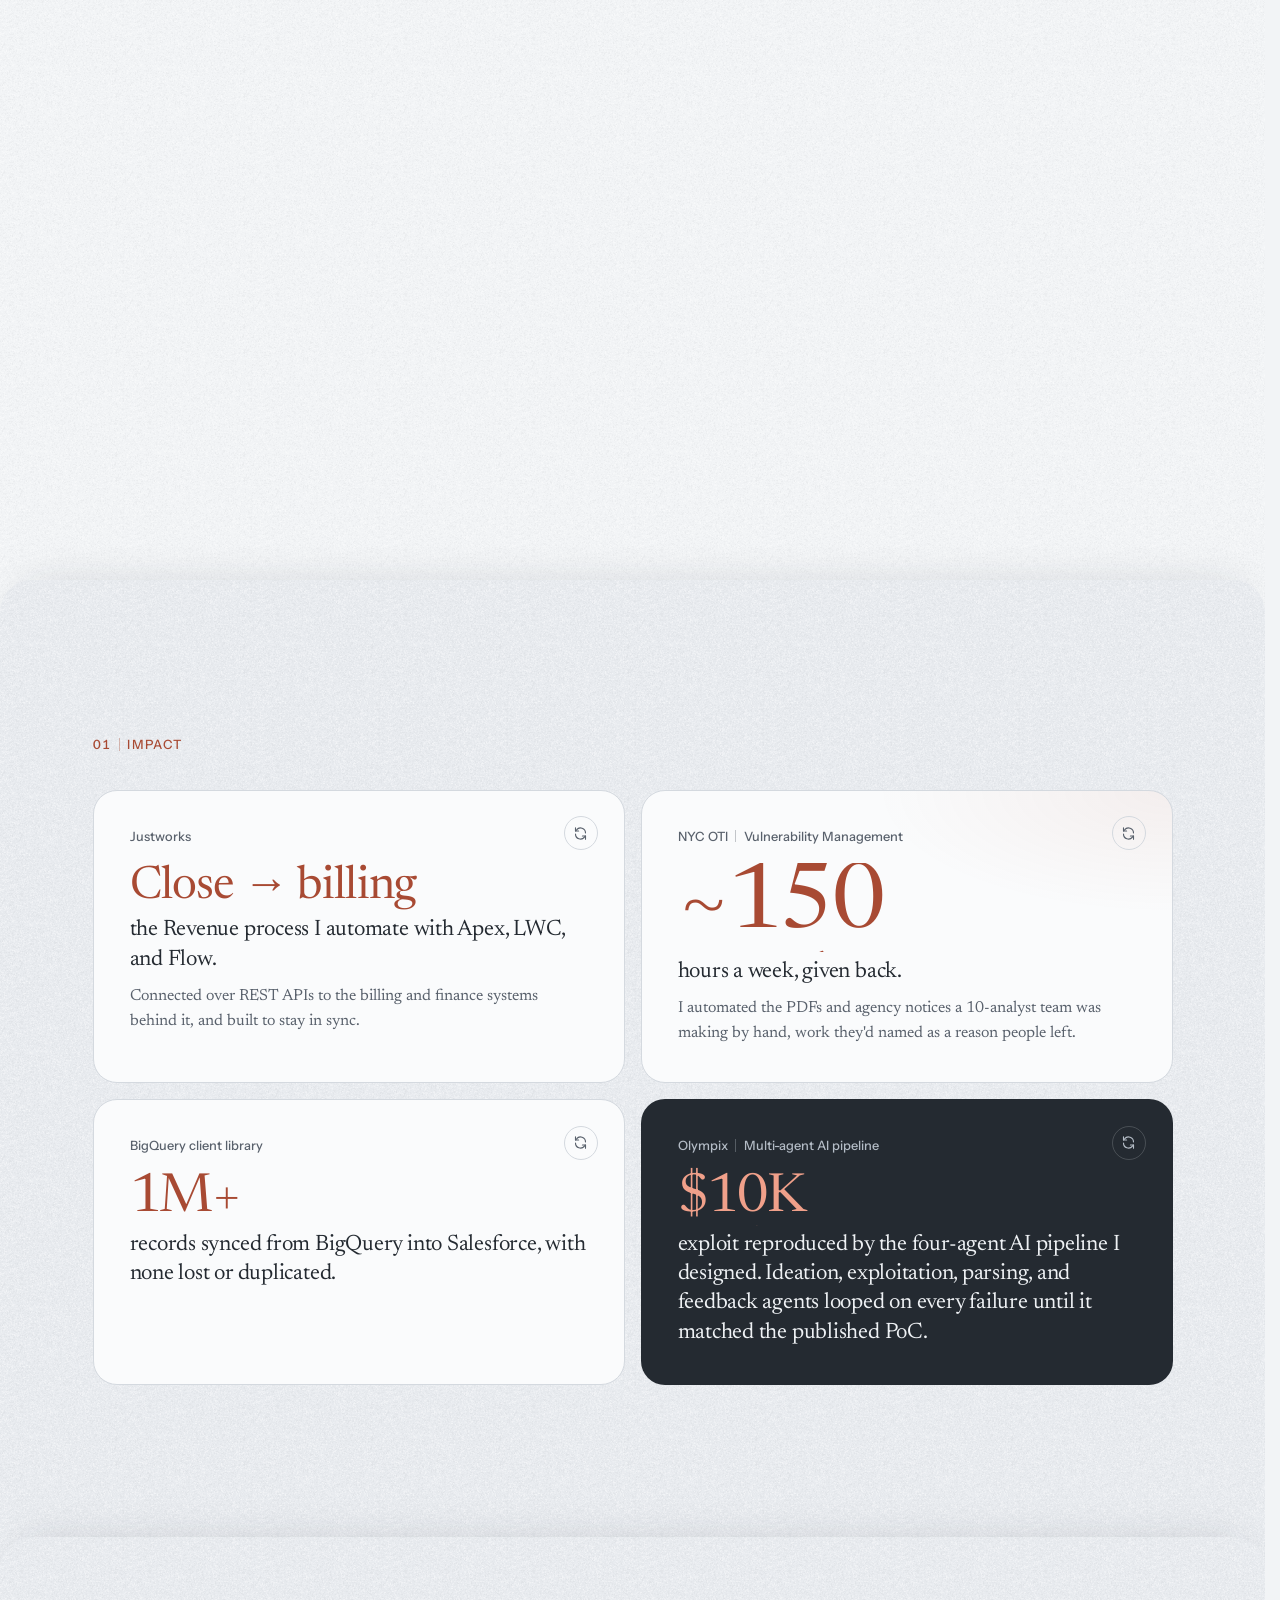
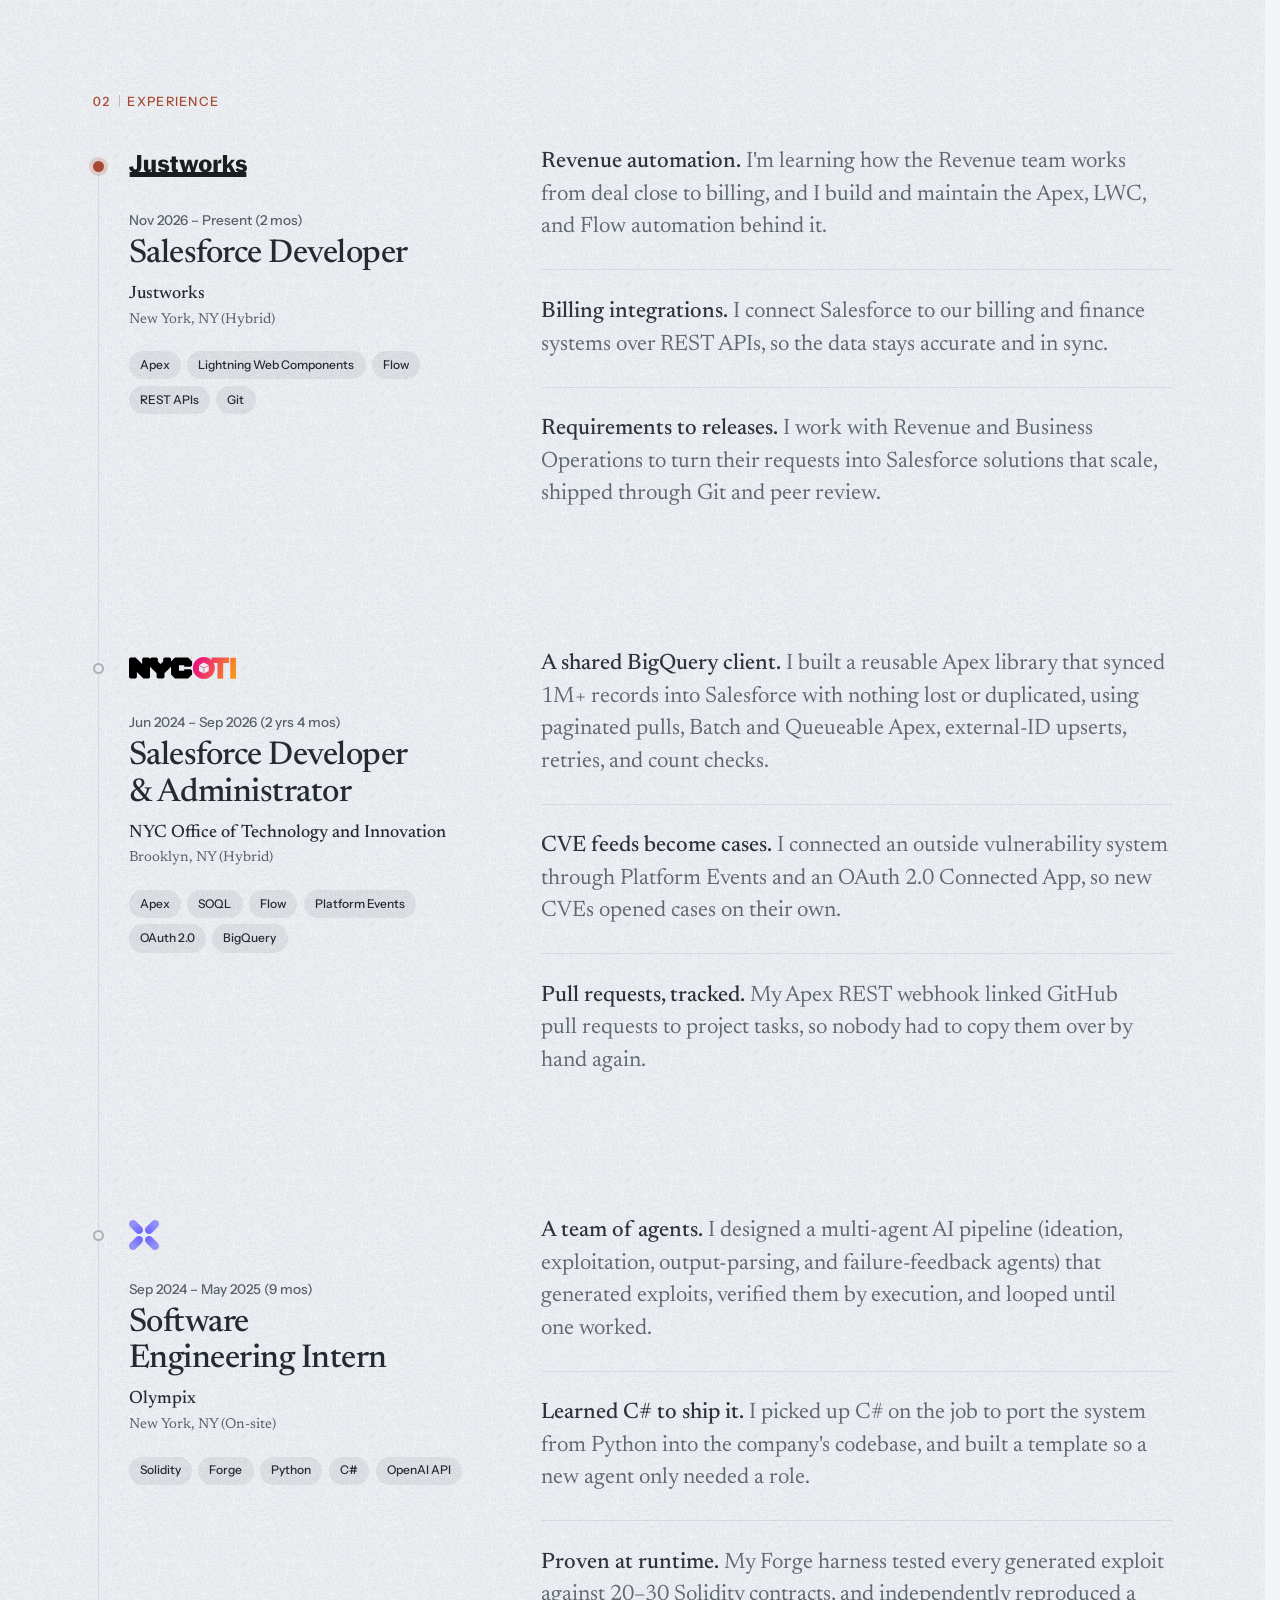
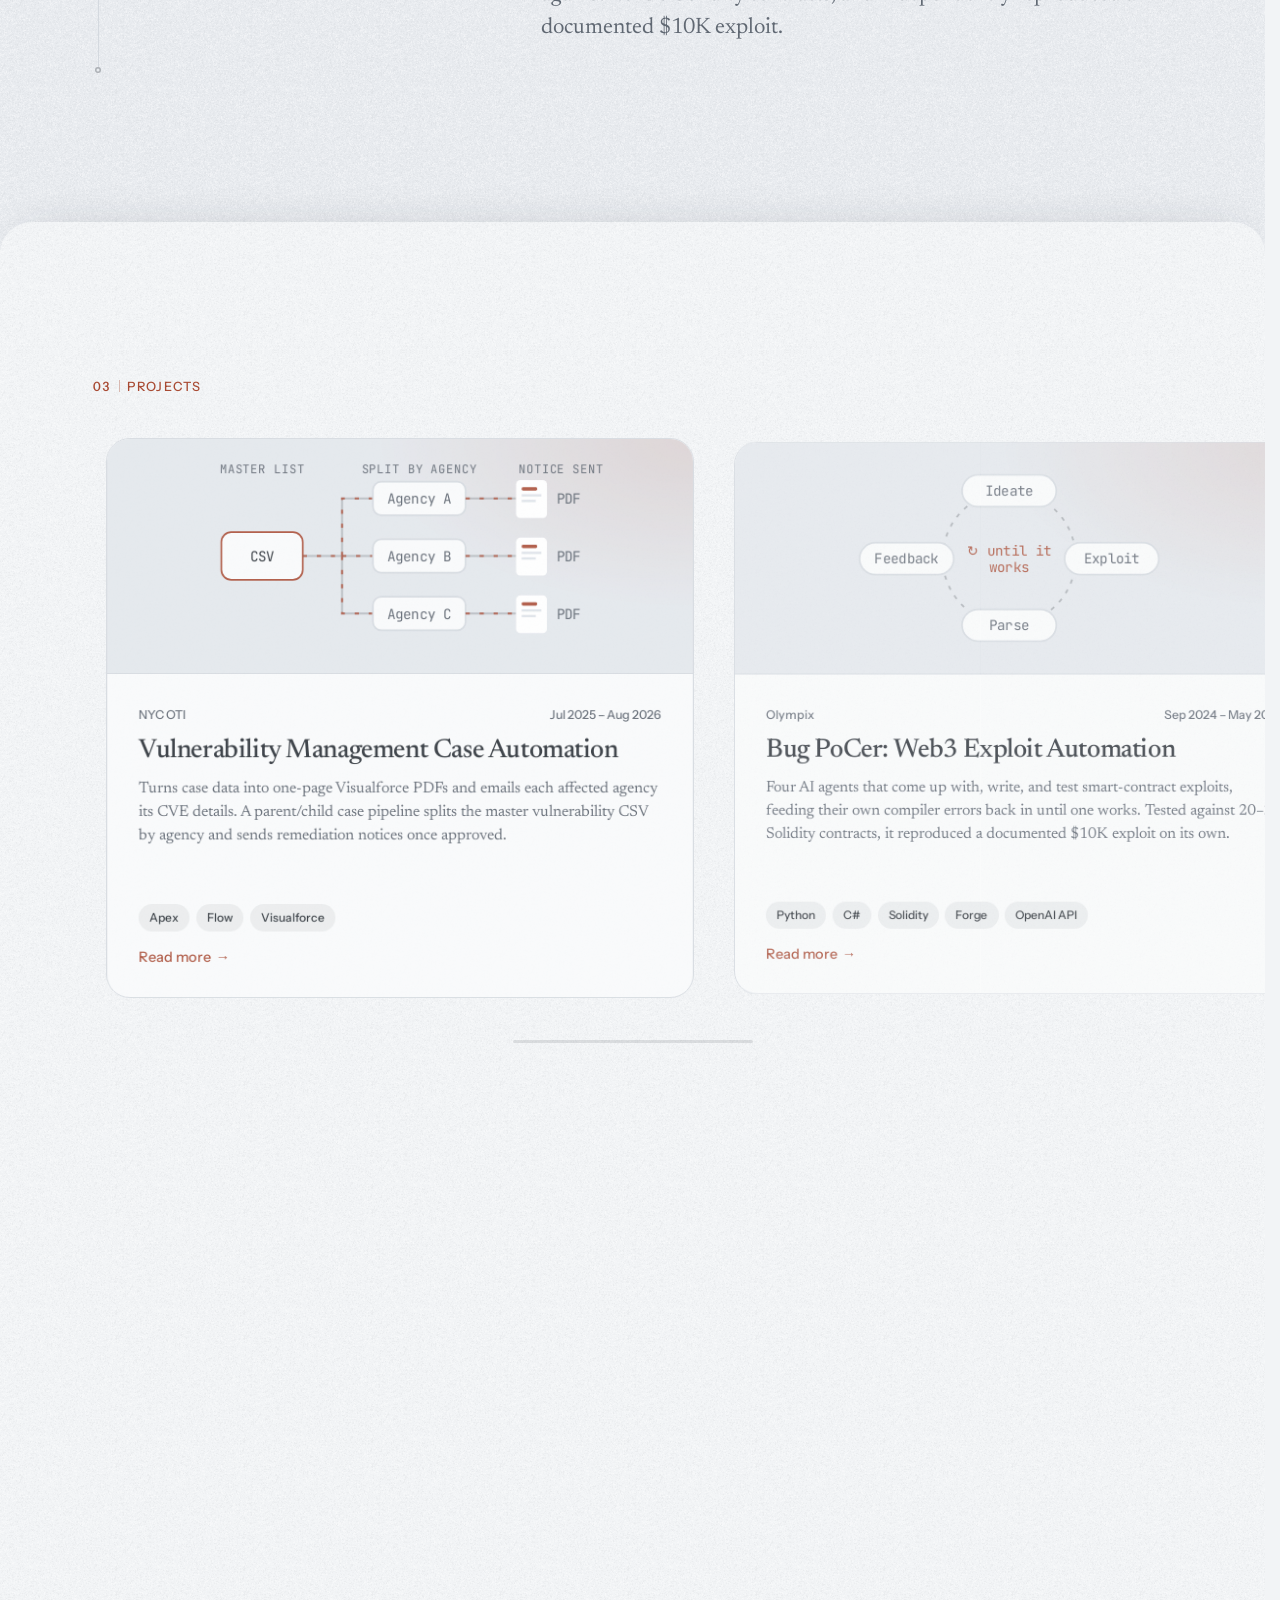
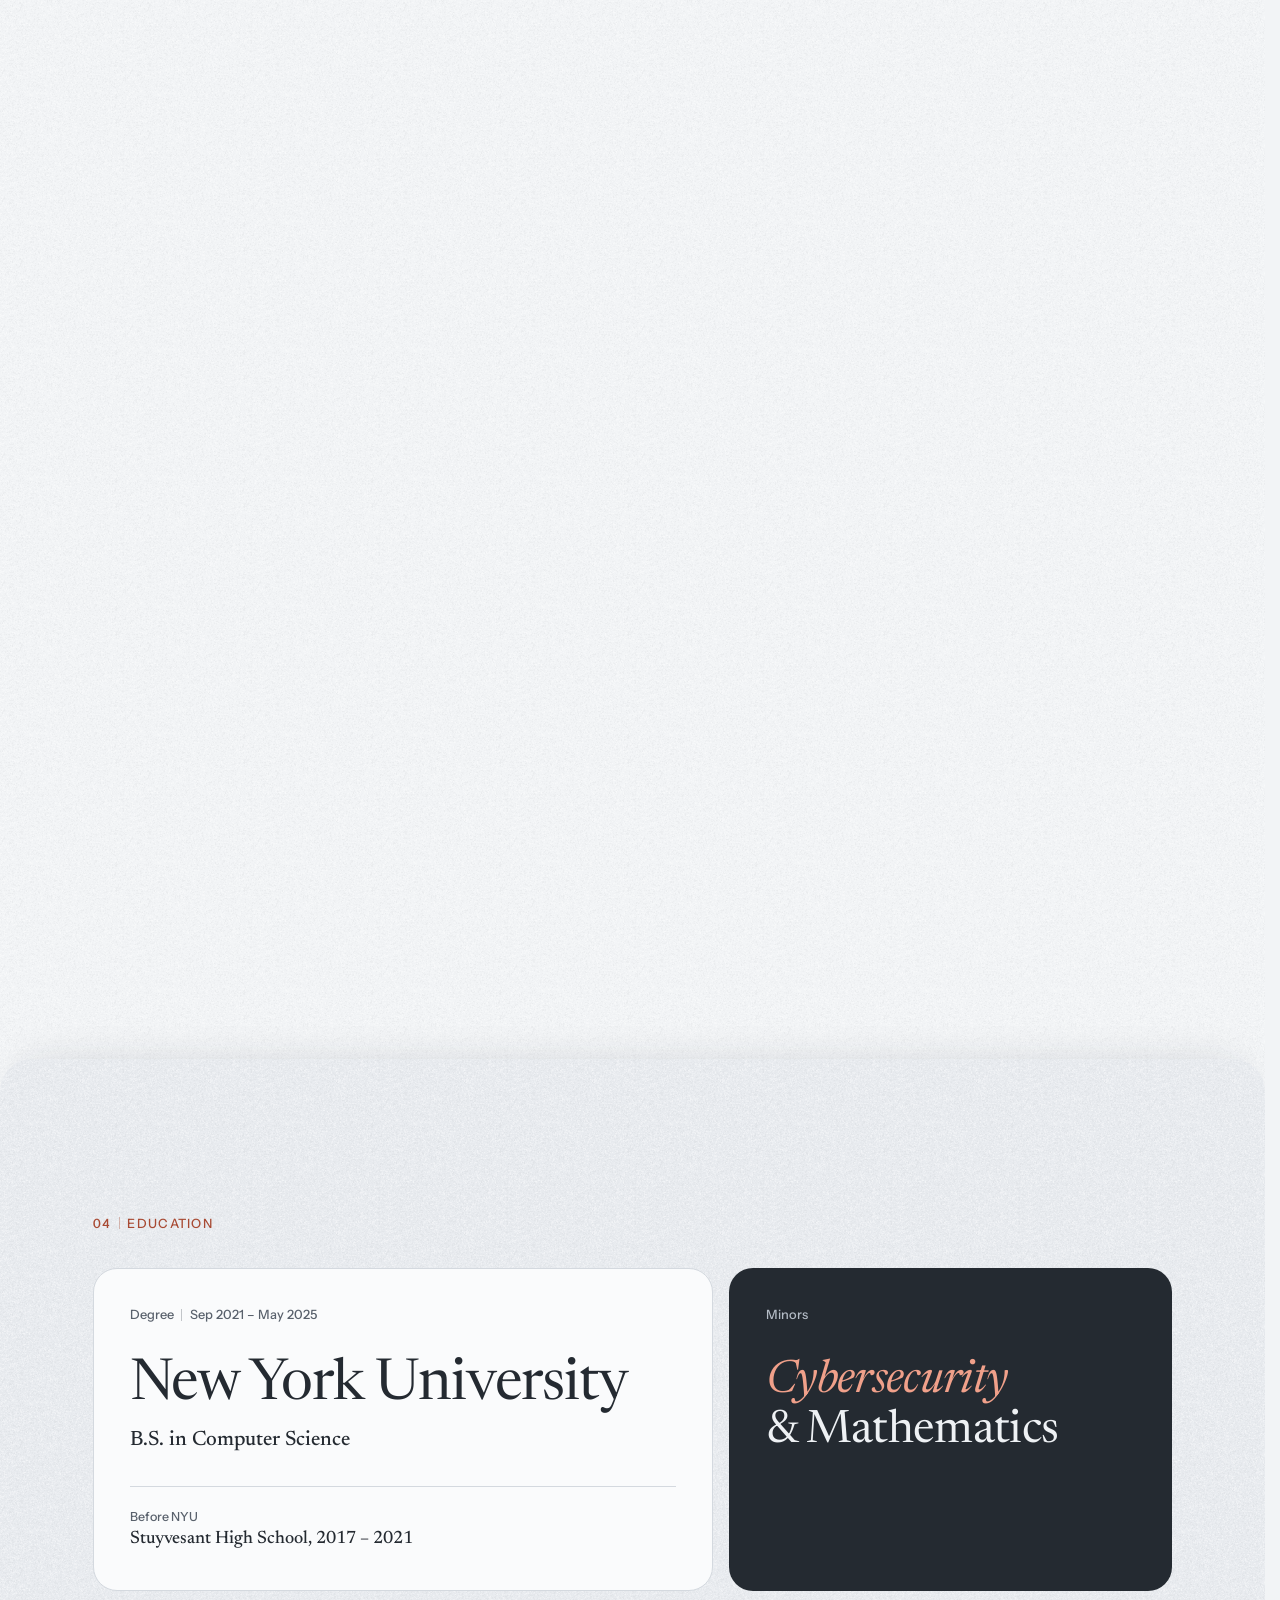
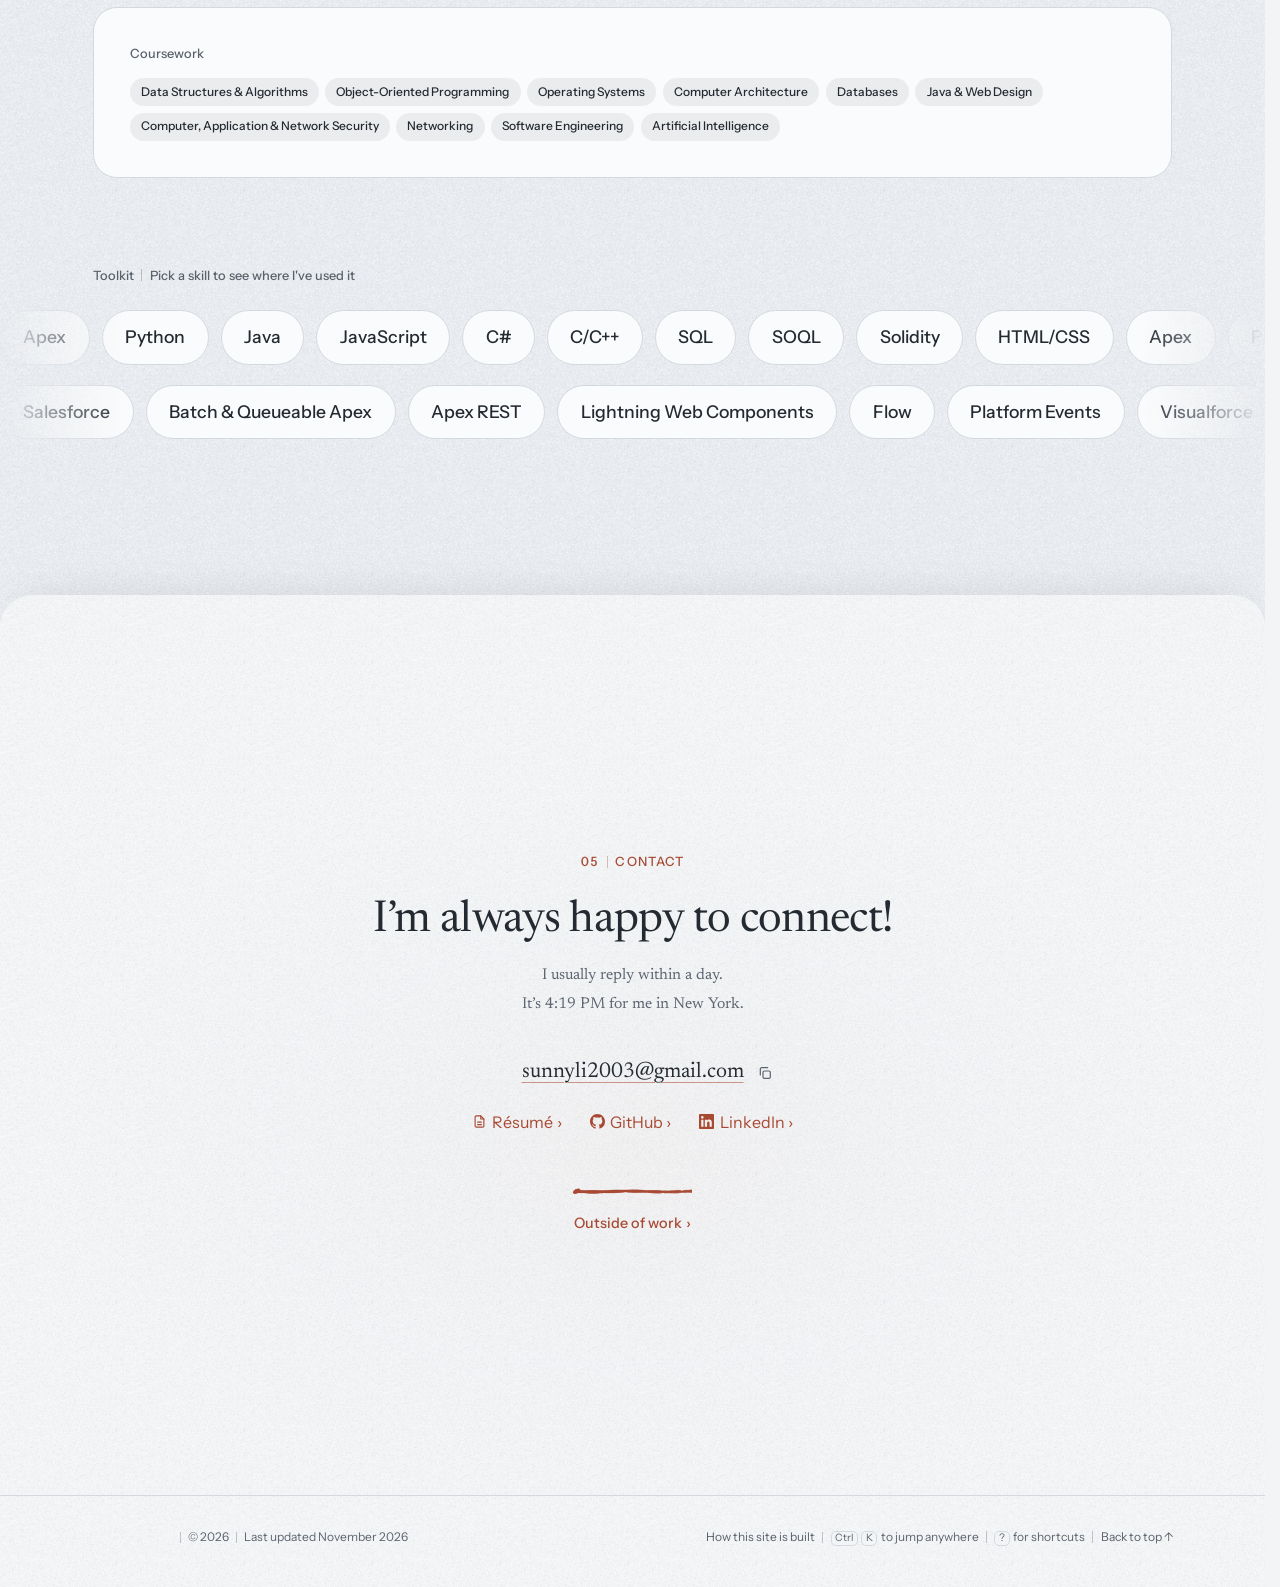
<file: vm/index.html>
<!DOCTYPE html>
<html lang="en">
<head>
    <meta charset="utf-8">
    <!-- A page for sharing one write-up. Link previews (LinkedIn, Slack, messages) read the card below, and people are
         sent straight on to the write-up on the main page. -->
    <script>location.replace((location.protocol === 'file:' ? '../index.html' : '../') + '#vm');</script>
    <meta name="viewport" content="width=device-width, initial-scale=1">
    <title>Vulnerability Management Case Automation — Sunny Li</title>
    <meta name="description" content="Turns case data into one-page Visualforce PDFs and emails each affected agency its CVE details. A parent/child case pipeline splits the master vulnerability CSV by agency and sends remediation notices once approved.">
    <meta name="robots" content="noindex">
    <link rel="canonical" href="https://sunnnnyli.github.io/vm/">
    <meta property="og:type" content="article">
    <meta property="og:site_name" content="Sunny Li">
    <meta property="og:url" content="https://sunnnnyli.github.io/vm/">
    <meta property="og:title" content="Vulnerability Management Case Automation — Sunny Li">
    <meta property="og:description" content="Turns case data into one-page Visualforce PDFs and emails each affected agency its CVE details. A parent/child case pipeline splits the master vulnerability CSV by agency and sends remediation notices once approved.">
    <meta property="og:image" content="https://sunnnnyli.github.io/assets/img/og-vm.jpg">
    <meta property="og:image:width" content="1200">
    <meta property="og:image:height" content="630">
    <meta property="og:image:alt" content="Vulnerability Management Case Automation by Sunny Li, with the project&#x27;s diagram. Result: About 150 hours a week given back.">
    <meta name="twitter:card" content="summary_large_image">
    <meta name="theme-color" content="#1c1c1d">
    <meta name="color-scheme" content="dark">
    <link rel="icon" href="../favicon.ico" sizes="32x32">
    <link rel="icon" href="../assets/icons/favicon.svg" type="image/svg+xml">
    <style>
        html { background: #1c1c1d; color: #e6e4e0; font: 1.05rem/1.5 Georgia, serif; }
        body { display: grid; place-items: center; min-height: 100vh; margin: 0; }
        a { color: #e0b25c; }
    </style>
</head>
<body>
    <p><a href="../#vm">Read “Vulnerability Management Case Automation”</a></p>
</body>
</html>
</file>
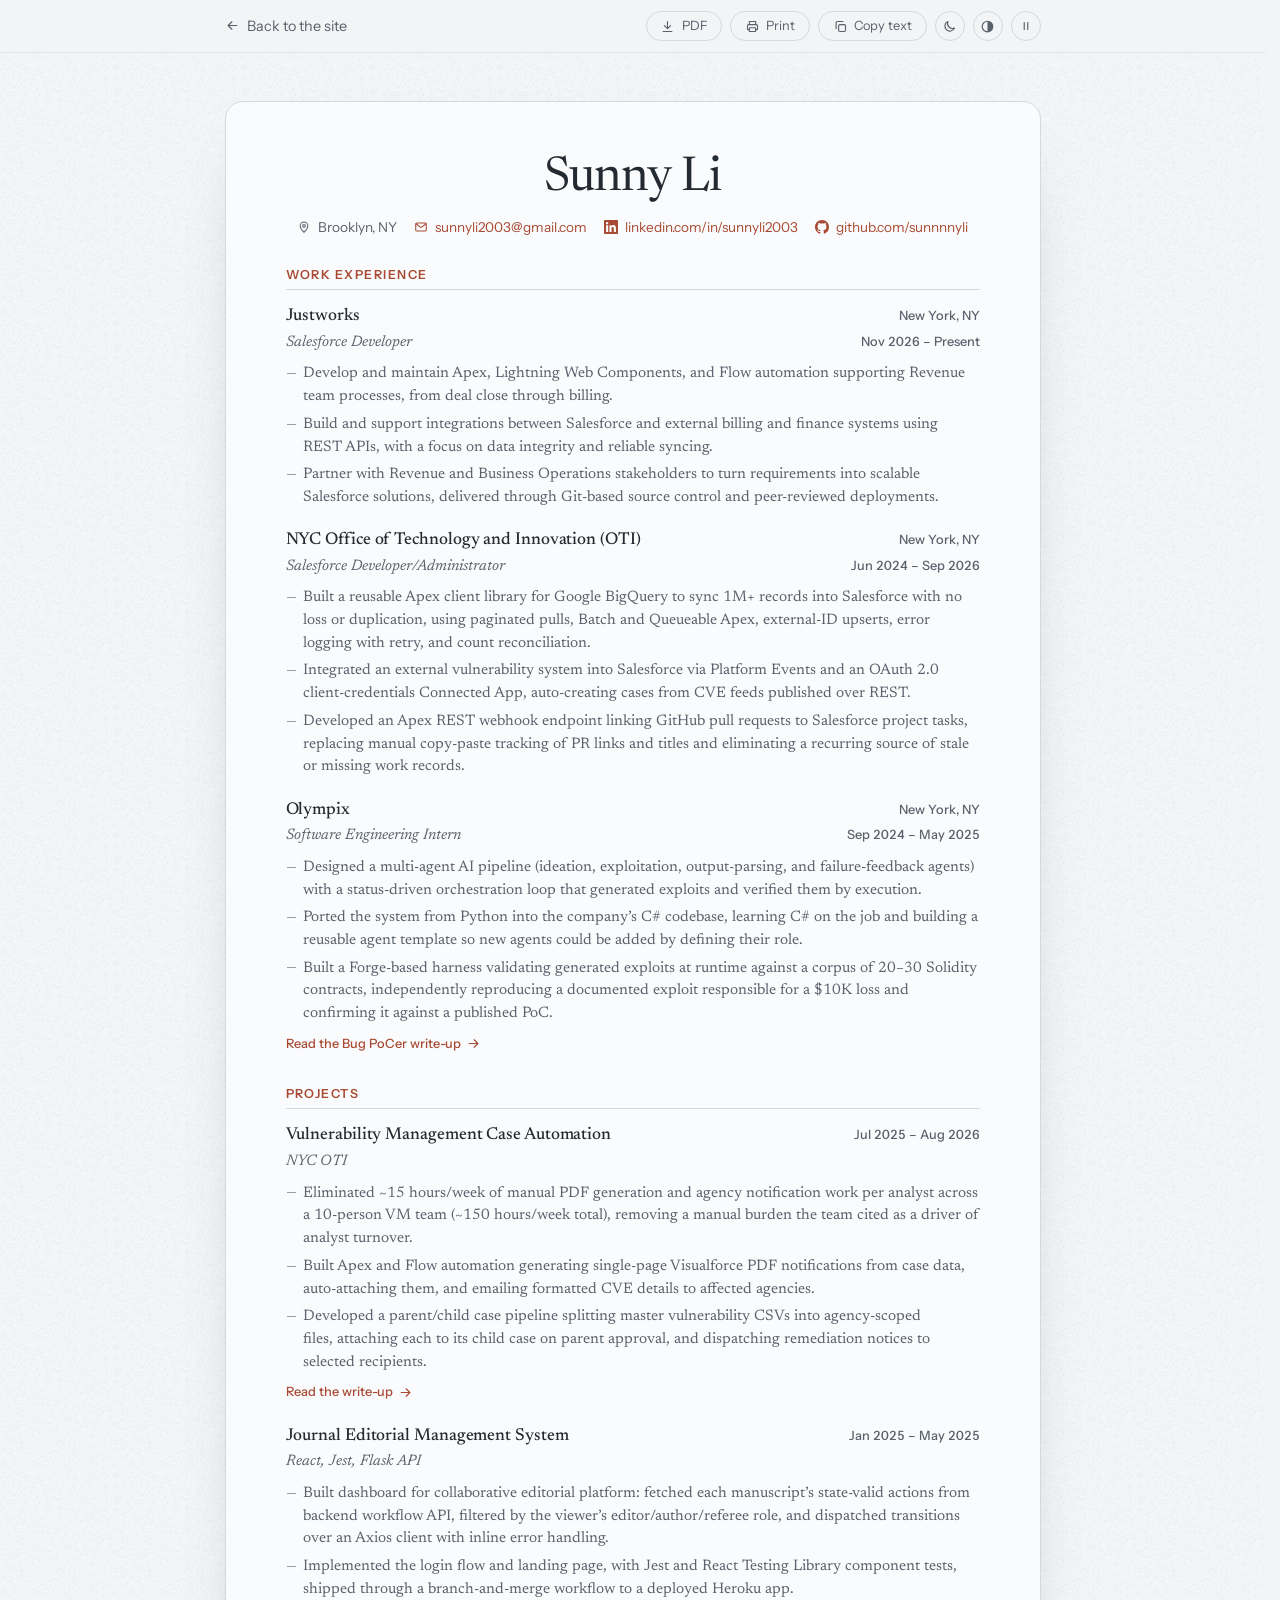
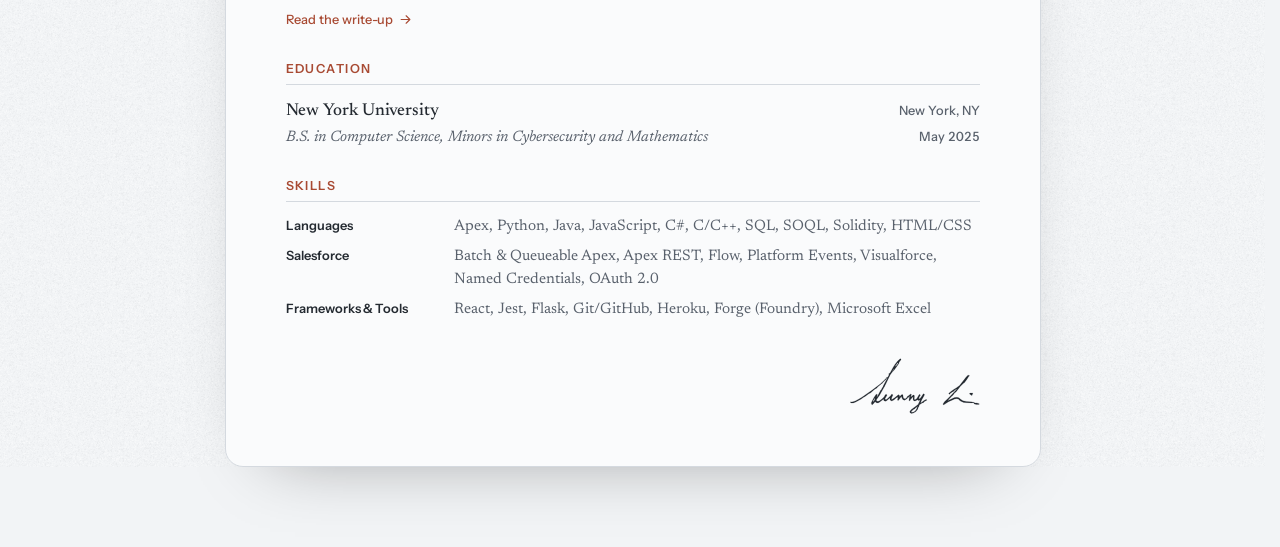
<file: resume.html>
<!DOCTYPE html>
<html lang="en">
<head>
    <meta charset="UTF-8">
    <meta name="viewport" content="width=device-width, initial-scale=1.0, viewport-fit=cover">
    <title>Résumé | Sunny Li</title>
    <meta name="description" content="Résumé of Sunny Li, Salesforce Developer at Justworks, with experience at NYC's Office of Technology and Innovation and Olympix.">
    <link rel="canonical" href="https://sunnnnyli.github.io/resume.html">
    <meta property="og:type" content="profile">
    <meta property="og:site_name" content="Sunny Li">
    <meta property="og:url" content="https://sunnnnyli.github.io/resume.html">
    <meta property="og:title" content="Résumé | Sunny Li">
    <meta property="og:description" content="Salesforce Developer at Justworks. Previously NYC OTI and Olympix.">
    <meta property="og:image" content="https://sunnnnyli.github.io/assets/img/og-resume.jpg">
    <meta property="og:image:width" content="1200">
    <meta property="og:image:height" content="630">
    <meta property="og:image:alt" content="Sunny Li's résumé. Now a Salesforce Developer at Justworks, previously at NYC's Office of Technology and Innovation and Olympix, with a B.S. in Computer Science from New York University.">
    <meta name="twitter:card" content="summary_large_image">
    <meta name="theme-color" content="#1c1c1d">
    <meta name="color-scheme" content="dark light">
    <link rel="icon" href="favicon.ico" sizes="32x32">
    <link rel="icon" href="assets/icons/favicon.svg" type="image/svg+xml">
    <link rel="apple-touch-icon" href="apple-touch-icon.png">
    <link rel="manifest" href="site.webmanifest">
    <link rel="preload" href="assets/fonts/newsreader-latin.woff2" as="font" type="font/woff2" crossorigin>
    <link rel="preload" href="assets/fonts/instrument-sans-latin.woff2" as="font" type="font/woff2" crossorigin>
    <link rel="preload" href="assets/fonts/newsreader-italic-latin.woff2" as="font" type="font/woff2" crossorigin>
    <!-- Same theme, contrast, and motion choices as the rest of the site, set before the first paint -->
    <script>
        (() => {
            let t = null;
            try { t = localStorage.getItem('theme'); } catch (e) {}
            if (t !== 'light' && t !== 'dark') t = matchMedia('(prefers-color-scheme: light)').matches ? 'light' : 'dark';
            document.documentElement.dataset.theme = t;
            document.querySelector('meta[name="color-scheme"]').content = t;
        })();
        // Contrast: a saved choice wins, otherwise the visitor's system setting.
        (() => {
            let c = null;
            try { c = localStorage.getItem('contrast'); } catch (e) {}
            if (c ? c === 'more' : matchMedia('(prefers-contrast: more)').matches) document.documentElement.classList.add('contrast');
        })();
        // Motion follows the visitor's OS setting unless they've picked otherwise with the toggle.
        (() => {
            let pref = null;
            try { pref = localStorage.getItem('motion'); } catch (e) {}
            if (pref ? pref === 'on' : !matchMedia('(prefers-reduced-motion: reduce)').matches) document.documentElement.classList.add('motion');
        })();
        // Lighter effects for the rest of the visit, once the portfolio has found this device struggling (see main.js)
        try { if (sessionStorage.getItem('lite') === '1') document.documentElement.classList.add('lite'); } catch (e) {}
        // Arriving with a page transition, the transition brings the sheet in, so the page's own opening stands down.
        // vt-in lasts only for that transition, so leaving later moves the page as one piece.
        addEventListener('pagereveal', (e) => {
            if (!e.viewTransition) return;
            const html = document.documentElement;
            html.classList.add('arrived', 'vt-in');
            const done = () => html.classList.remove('vt-in');
            e.viewTransition.ready.catch(() => {}); // the browser drops it if the page is already back on screen
            e.viewTransition.finished.then(done, done);
        });
    </script>
    <!-- Asks for the eased page transitions here, not only in styles.css: Chrome decides whether a page wants them before a stylesheet is always read (opened from disk, or on a busy machine), and then skips them -->
    <style>@view-transition { navigation: auto; types: page; }</style>
    <link rel="stylesheet" href="assets/css/styles.css">
    <link rel="stylesheet" href="assets/css/resume.css">
    <script src="assets/js/ink.js" defer></script>
    <script src="assets/js/resume.js" defer></script>
</head>
<body class="resume-page">
    <a class="skip-link" href="#resume">Skip to the résumé</a>
    <!-- What Safari on iPhone colors its top and bottom bars from (see .edge in styles.css) -->
    <div class="edge edge-top"></div>
    <div class="edge edge-bottom"></div>

    <header class="r-bar">
        <div class="r-bar-inner">
            <a class="r-back" href="index.html"><svg viewBox="0 0 24 24" aria-hidden="true"><path d="M19 12H5M11 6l-6 6 6 6"/></svg><span class="lk-t">Back<span class="r-long"> to the site</span></span></a>
            <div class="r-actions">
                <a class="r-btn" href="Sunny-Li-Resume.pdf" download>
                    <svg viewBox="0 0 24 24" aria-hidden="true"><path d="M12 4v11M7 10.5l5 5 5-5M5 20h14"/></svg><span class="r-label">PDF</span>
                </a>
                <button class="r-btn" type="button" data-print="Sunny-Li-Resume.pdf">
                    <svg viewBox="0 0 24 24" aria-hidden="true"><path d="M7 9V4h10v5M7 17H5a1 1 0 0 1-1-1v-5a2 2 0 0 1 2-2h12a2 2 0 0 1 2 2v5a1 1 0 0 1-1 1h-2"/><rect x="7" y="14" width="10" height="6" rx="1"/></svg><span class="r-label">Print</span>
                </button>
                <!-- Copies the résumé as plain text, for application forms that ask you to paste it in (shown by resume.js) -->
                <button class="r-btn r-copy" type="button" title="Copy the résumé as plain text" hidden>
                    <svg class="i-copy" viewBox="0 0 24 24" aria-hidden="true"><rect x="9" y="9" width="11" height="11" rx="2"/><path d="M5 15V6a2 2 0 0 1 2-2h9"/></svg>
                    <svg class="i-check" viewBox="0 0 24 24" aria-hidden="true"><path d="M5 12.5l4.5 4.5L19 7.5"/></svg>
                    <span class="r-label">Copy text</span>
                </button>
                <span class="visually-hidden r-copy-status" role="status"></span>
                <button class="theme-btn" type="button" aria-label="Switch theme" title="Switch theme">
                    <svg class="i-theme" viewBox="0 0 24 24" aria-hidden="true"><circle class="sun-core" cx="12" cy="12" r="4"/><path class="sun-rays" d="M12 2.5v2M12 19.5v2M4.6 4.6l1.4 1.4M18 18l1.4 1.4M2.5 12h2M19.5 12h2M4.6 19.4L6 18M18 6l1.4-1.4"/><path class="moon" d="M20 14.5A8 8 0 0 1 9.5 4a8 8 0 1 0 10.5 10.5z"/></svg>
                </button>
                <button class="contrast-btn" type="button" aria-pressed="false" title="More contrast">
                    <svg viewBox="0 0 24 24" aria-hidden="true"><circle cx="12" cy="12" r="8.5"/><path class="i-half" d="M12 3.5a8.5 8.5 0 0 1 0 17z"/></svg>
                    <span class="visually-hidden">More contrast</span>
                </button>
                <button class="motion-btn" type="button" aria-pressed="false" title="Reduce motion">
                    <svg class="i-pause" viewBox="0 0 24 24" aria-hidden="true"><path d="M9 6v12M15 6v12"/></svg>
                    <svg class="i-play" viewBox="0 0 24 24" aria-hidden="true"><path d="M8 5.5v13l10.5-6.5z"/></svg>
                    <span class="visually-hidden">Reduce motion</span>
                </button>
            </div>
        </div>
        <div class="r-progress" aria-hidden="true"><span></span></div>
    </header>

    <main class="sheet" id="resume">
        <header class="r-head">
            <h1>Sunny Li</h1>
            <ul class="r-contact" aria-label="Contact">
                <li><svg class="lk-ic lk-stroke" viewBox="0 0 24 24" aria-hidden="true"><path d="M12 21s-6.5-5.8-6.5-11a6.5 6.5 0 0 1 13 0c0 5.2-6.5 11-6.5 11z"/><circle cx="12" cy="10" r="2.3"/></svg>Brooklyn, NY</li>
                <li><a href="mailto:sunnyli2003@gmail.com"><svg class="lk-ic lk-stroke" viewBox="0 0 24 24" aria-hidden="true"><rect x="3" y="5" width="18" height="14" rx="2"/><path d="M3.5 6.5l8.5 6.5 8.5-6.5"/></svg><span class="lk-t">sunnyli2003@gmail.com</span></a></li>
                <li><a href="https://www.linkedin.com/in/sunnyli2003" target="_blank" rel="noopener"><svg class="lk-ic" viewBox="0 0 24 24" aria-hidden="true"><path d="M20.45 20.45h-3.55v-5.57c0-1.33-.03-3.04-1.85-3.04-1.85 0-2.14 1.45-2.14 2.94v5.67H9.35V9h3.41v1.56h.05c.48-.9 1.64-1.85 3.37-1.85 3.6 0 4.27 2.37 4.27 5.46v6.28zM5.34 7.43a2.06 2.06 0 1 1 0-4.13 2.06 2.06 0 0 1 0 4.13zM7.12 20.45H3.56V9h3.56v11.45zM22.22 0H1.77C.79 0 0 .77 0 1.73v20.54C0 23.23.79 24 1.77 24h20.45c.98 0 1.78-.77 1.78-1.73V1.73C24 .77 23.2 0 22.22 0z"/></svg><span class="lk-t">linkedin.com/in/sunnyli2003</span></a></li>
                <li><a href="https://github.com/sunnnnyli" target="_blank" rel="noopener"><svg class="lk-ic" viewBox="0 0 16 16" aria-hidden="true"><path d="M8 0C3.58 0 0 3.58 0 8c0 3.54 2.29 6.53 5.47 7.59.4.07.55-.17.55-.38 0-.19-.01-.82-.01-1.49-2.01.37-2.53-.49-2.69-.94-.09-.23-.48-.94-.82-1.13-.28-.15-.68-.52-.01-.53.63-.01 1.08.58 1.23.82.72 1.21 1.87.87 2.33.66.07-.52.28-.87.51-1.07-1.78-.2-3.64-.89-3.64-3.95 0-.87.31-1.59.82-2.15-.08-.2-.36-1.02.08-2.12 0 0 .67-.21 2.2.82.64-.18 1.32-.27 2-.27.68 0 1.36.09 2 .27 1.53-1.04 2.2-.82 2.2-.82.44 1.1.16 1.92.08 2.12.51.56.82 1.27.82 2.15 0 3.07-1.87 3.75-3.65 3.95.29.25.54.73.54 1.48 0 1.07-.01 1.93-.01 2.2 0 .21.15.46.55.38A8.01 8.01 0 0 0 16 8c0-4.42-3.58-8-8-8z"/></svg><span class="lk-t">github.com/sunnnnyli</span></a></li>
            </ul>
        </header>

        <section class="r-section" aria-labelledby="r-work">
            <h2 class="rv" id="r-work">Work experience</h2>

            <article class="r-item rv">
                <div class="r-row"><h3>Justworks</h3><span class="r-where">New York, NY</span></div>
                <div class="r-row r-sub"><span class="r-role">Salesforce Developer</span><span class="r-when">Nov 2026 – Present</span></div>
                <ul class="r-points">
                    <li>Develop and maintain Apex, Lightning Web Components, and Flow automation supporting Revenue team processes, from deal close through billing.</li>
                    <li>Build and support integrations between Salesforce and external billing and finance systems using REST APIs, with a focus on data integrity and reliable syncing.</li>
                    <li>Partner with Revenue and Business Operations stakeholders to turn requirements into scalable Salesforce solutions, delivered through Git-based source control and peer-reviewed deployments.</li>
                </ul>
            </article>

            <article class="r-item rv">
                <div class="r-row"><h3>NYC Office of Technology and Innovation (OTI)</h3><span class="r-where">New York, NY</span></div>
                <div class="r-row r-sub"><span class="r-role">Salesforce Developer/Administrator</span><span class="r-when">Jun 2024 – Sep 2026</span></div>
                <ul class="r-points">
                    <li>Built a reusable Apex client library for Google BigQuery to sync 1M+ records into Salesforce with no loss or duplication, using paginated pulls, Batch and Queueable Apex, external-ID upserts, error logging with retry, and count reconciliation.</li>
                    <li>Integrated an external vulnerability system into Salesforce via Platform Events and an OAuth 2.0 client-credentials Connected App, auto-creating cases from CVE feeds published over REST.</li>
                    <li>Developed an Apex REST webhook endpoint linking GitHub pull requests to Salesforce project tasks, replacing manual copy-paste tracking of PR links and titles and eliminating a recurring source of stale or missing work records.</li>
                </ul>
            </article>

            <article class="r-item rv">
                <div class="r-row"><h3>Olympix</h3><span class="r-where">New York, NY</span></div>
                <div class="r-row r-sub"><span class="r-role">Software Engineering Intern</span><span class="r-when">Sep 2024 – May 2025</span></div>
                <ul class="r-points">
                    <li>Designed a multi-agent AI pipeline (ideation, exploitation, output-parsing, and failure-feedback agents) with a status-driven orchestration loop that generated exploits and verified them by execution.</li>
                    <li>Ported the system from Python into the company’s C# codebase, learning C# on the job and building a reusable agent template so new agents could be added by defining their role.</li>
                    <li>Built a Forge-based harness validating generated exploits at runtime against a corpus of 20–30 Solidity contracts, independently reproducing a documented exploit responsible for a $10K loss and confirming it against a published PoC.</li>
                </ul>
                <a class="r-more" href="index.html?from=resume#pocer"><span class="lk-t">Read the Bug PoCer write-up</span><svg viewBox="0 0 24 24" aria-hidden="true"><path d="M5 12h14M13 6l6 6-6 6"/></svg></a>
            </article>
        </section>

        <section class="r-section" aria-labelledby="r-projects">
            <h2 class="rv" id="r-projects">Projects</h2>

            <article class="r-item rv">
                <div class="r-row"><h3>Vulnerability Management Case Automation</h3><span class="r-when">Jul 2025 – Aug 2026</span></div>
                <p class="r-sub r-role">NYC OTI</p>
                <ul class="r-points">
                    <li>Eliminated ~15 hours/week of manual PDF generation and agency notification work per analyst across a 10-person VM team (~150 hours/week total), removing a manual burden the team cited as a driver of analyst turnover.</li>
                    <li>Built Apex and Flow automation generating single-page Visualforce PDF notifications from case data, auto-attaching them, and emailing formatted CVE details to affected agencies.</li>
                    <li>Developed a parent/child case pipeline splitting master vulnerability CSVs into agency-scoped files, attaching each to its child case on parent approval, and dispatching remediation notices to selected recipients.</li>
                </ul>
                <a class="r-more" href="index.html?from=resume#vm"><span class="lk-t">Read the write-up<span class="visually-hidden">: Vulnerability Management Case Automation</span></span><svg viewBox="0 0 24 24" aria-hidden="true"><path d="M5 12h14M13 6l6 6-6 6"/></svg></a>
            </article>

            <article class="r-item rv">
                <div class="r-row"><h3>Journal Editorial Management System</h3><span class="r-when">Jan 2025 – May 2025</span></div>
                <p class="r-sub r-role">React, Jest, Flask API</p>
                <ul class="r-points">
                    <li>Built dashboard for collaborative editorial platform: fetched each manuscript’s state-valid actions from backend workflow API, filtered by the viewer’s editor/author/referee role, and dispatched transitions over an Axios client with inline error handling.</li>
                    <li>Implemented the login flow and landing page, with Jest and React Testing Library component tests, shipped through a branch-and-merge workflow to a deployed Heroku app.</li>
                </ul>
                <a class="r-more" href="index.html?from=resume#journal"><span class="lk-t">Read the write-up<span class="visually-hidden">: Journal Editorial Management System</span></span><svg viewBox="0 0 24 24" aria-hidden="true"><path d="M5 12h14M13 6l6 6-6 6"/></svg></a>
            </article>
        </section>

        <section class="r-section" aria-labelledby="r-education">
            <h2 class="rv" id="r-education">Education</h2>
            <article class="r-item rv">
                <div class="r-row"><h3>New York University</h3><span class="r-where">New York, NY</span></div>
                <div class="r-row r-sub"><span class="r-role">B.S. in Computer Science, Minors in Cybersecurity and Mathematics</span><span class="r-when">May 2025</span></div>
            </article>
        </section>

        <section class="r-section" aria-labelledby="r-skills">
            <h2 class="rv" id="r-skills">Skills</h2>
            <dl class="r-skills rv">
                <div><dt>Languages</dt><dd>Apex, Python, Java, JavaScript, C#, C/C++, SQL, SOQL, Solidity, HTML/CSS</dd></div>
                <div><dt>Salesforce</dt><dd>Batch &amp; Queueable Apex, Apex REST, Flow, Platform Events, Visualforce, Named Credentials, OAuth 2.0</dd></div>
                <div><dt>Frameworks &amp; Tools</dt><dd>React, Jest, Flask, Git/GitHub, Heroku, Forge (Foundry), Microsoft Excel</dd></div>
            </dl>
        </section>

        <!-- My signature to close the page; with motion on it signs itself when you reach it -->
        <div class="r-sign" aria-hidden="true">
            <svg class="sig" viewBox="0 0 611 263" aria-hidden="true">
                <defs>
                    <mask id="sig-pen-resume" maskUnits="userSpaceOnUse" x="0" y="0" width="611" height="263">
                        <path class="sig-pen" pathLength="1" d="m4 208l5 2 17-5 26-15 54-37 40-32 27-28 5 1 1-2 5-8 3-8 11-14 0-4 2-5 4-4 2 0 4-5 0-6 3-6 9-11 3-3 2 0 10-12-10 12 1 6-8 12-5 6-5 0-4 6-2 1-4 4-2 5 0 4-11 14-3 8-7 10 1 2-4 8-15 30-5 7-15 28-11 16-7 2 1 5-4 8-12 13 1-3-2-4 1-4 8-14 8-2-1-5 4-9-4 9 1 11-4 8 8 6 6 1 7-3 17-14 2 0 7-8 5-8-5 8-6 8 3 6 4 3 10-5 10-10 4 0 8-10-8 10 2 10 3 4 3 0 8-4 17-14 3 0 5 4-5 12 5-10-1-2 4 0 6-6 5-2-2 2 4 10 5 6 6 1 6-4 13-13 5-2 2-2-2 4 3 10-5 9 5-9-3-6 0-6 0 6 3 5 2 0 7-7 6-2-2 2 2 3-1 10 3 5 4 1 9-7 3 0 2-6 8-11-2-3 2 3-10 15 0 2 6 4 8-2 14-23-15 23 1 6-4 9 1 3-2 4-9 10-3-1-5 5-20 14-5 6-1 4 5 4 5 0 10-5 8-7 7-15-1-5 10-14 5 1 15-11 11-4"/>
                        <path class="sig-pen" pathLength="1" d="m468 167l4-5 19-14 8-4 7-2 52-59-6 6-8 12-22 24-18 19 0 3-2 4-46 48-1 5-15 13 15-14 9 0 20-11 16-4 10 2 10 8 16 8 11 2 30 0 6 2 5 4 17 2"/>
                        <path class="sig-pen" pathLength="1" d="m563 168l3 0 4 2 4-2"/>
                    </mask>
                </defs>
                <path class="sig-ink" mask="url(#sig-pen-resume)" d="m237 3l-4 3-9 8-12 15-9 14-15 28-6 3 1 2-1 6-3 5-2 3-6 2 0 2-10 10-14 13-2 3-42 32-47 32-14 9-17 9-11 4-6 1-5-1-1 2 2 3 4 1 8-1 11-4 26-14 9-7 7-4 13-9 6-5 8-4 11-9 3-4 3-1 3-3 9-5 6-7 13-10 4-4 3-1 3-5 15-14 1-3 5-4-1 3-18 35-1 3-4 6-4 8-3 3-15 28-2 2-1-1 3-8-3-3-1 0-3 2-10 15-11 21-1 5 2 6 3 1 3-3 10-11 6 4 5 1 6-1 8-5 14-11 1 0 1 6 3 2 5 1 5-2 11-9 5-4 0 8 2 3 5 3 4-1 7-4 7-5 2-3 9-6 1 6-2 8 1 2 3 1 11-14 1-3 3-2 2 7 5 8 8 3 3-2 3-3 4-1 4-6 3-1 5-6 1 1-3 17 0 2 2 1 2 0 2-2 3-6 2-1 7-9 2 1-1 8 1 5 3 4 3 1 2 0 7-2 4-4 6 4 2 0 6-3-1 3-9 18-14 11-19 14-6 9 1 5 3 2 3 2 5-1 5-1 12-7 9-12 1-6 4-6 1-5 3-4 11-7 6-2 5-6 11-5-1-4-3 0-9 5-12 9-3 1-1 0 4-10 1-3 12-21 1-6-1-1-2-1-3 1-10 15-5 6-3 2-2 0-1-2 2-2 0-3 6-10-2-3-4 0-10 17-5 5-5 2-3-2 1-17-3-3-3 0-11 9 0-3 3-8-3-3-4 2-7 7-4 1-3 5-7 7-4 0-4-1-3-5-1-10-2-3-2-1-3 2-8 8-1-1-1-5-3-2-2 0-17 14-11 7-2 1-2-1 1-7 6-13-2-3-3-1-3 2-2 4-15 14-6 5-4 0-2-1 0-4 9-15-2-4-3-1-4 4-5 9-10 10-11 8-6 2-5 0-2-1-2-2 1-5 14-20 21-37 2-3 3-7 2-3 13-27 10-20 8-11 0-3 2 1 8-9 17-23 5-8 1-5 3-3 0-3 5-4 1-4-2-3zm-6 12l0 1 1 0zm-5 7l-5 3-1 3-6 7-1 5 7-6 5-7 1-5zm-14 18l-1 3 1-1zm-7 12l-4 7-1 3 3-3 3-6zm353 29l-4 0-9 10-30 38-16 12-10 6-13 9-10 8-2 3 1 2 1 1 2 0 3-2 1-3 5-2 1-2 8-4 6-6 4-2 3-3 1 0 1 2-37 39-20 19-7 10 0 2 2 2 1 0 3-1 18-12 3-1 2-2 16-7 10-4 10-2 6 2 3 1 2 4 8 5 13 6 14 1 24 1 6-1 4 2 1 3 2 1 9 3 11-1 3-1-1-2-3-1-3-1-5-2-4 0-5 1-1-2-8-3-31-3-16-3-11-7-8-7-9-2-12 1-20 9-7 4-5 2 12-14 2-1 6-7 4-3 3-4 2-2 3-5 7-5 21-27 16-16 4-2 3-5 8-10 7-12 4-3 0-3zm-15 20l1 1 0-1zm32 63l-4 1-7 0-2 2 0 2 10 7 1 0 3-3-2-3 3-2 0-3zm-457 23l-10 15 0 4 1 0 7-8zm197 41l-2 3-3 3-3 1-2 3-9 5-3 4-4 2-1 6 2 0 6 0 5-2 5-4 4-5 4-7 3-9z"/>
            </svg>
        </div>
    </main>
</body>
</html>
</file>
<file: assets/css/styles.css>
/* ================= Tokens ================= */
:root {
    /* The old section-based names now follow the active theme */
    --dark: var(--bg);
    --light: var(--bg-alt);
    --dark-tile: var(--surface);
    --light-tile: var(--surface);
    --dark-line: var(--line);
    --light-line: var(--line);
    --on-dark: var(--text);
    --on-light: var(--text);
    --on-dark-2: var(--text-2);
    --on-light-2: var(--text-2);
    --on-dark-3: var(--text-3);
    --accent-strong: var(--accent);

    --serif: "Newsreader", "Newsreader Fallback", "Iowan Old Style", Georgia, serif;
    --font: "Instrument Sans", "Instrument Sans Fallback", -apple-system, "Segoe UI", Roboto, sans-serif;
    --mono: "SF Mono", ui-monospace, "JetBrains Mono", Menlo, Consolas, monospace;
    --ease: cubic-bezier(0.16, 1, 0.3, 1);

    --nav-h: 52px;
    --nav-slim: 44px;
    /* The pages draw edge to edge on iPhones (viewport-fit=cover), so Safari's bottom toolbar floats over the page
       instead of sitting on a solid strip. The safe-area insets keep text and buttons clear of the rounded corners,
       the home indicator, and the camera cutout in landscape; they're 0 everywhere else. */
    --safe-x: max(env(safe-area-inset-left, 0px), env(safe-area-inset-right, 0px));
    --safe-bottom: env(safe-area-inset-bottom, 0px);
    --safe-top: env(safe-area-inset-top, 0px);
    --gutter: max(1rem, var(--safe-x));
    --max: 1080px;
}

/* Light: Slate & coral (also the no-script default) */
:root,
:root[data-theme="light"] {
    --bg: #f2f4f6;
    --bg-rgb: 242, 244, 246;
    --bg-alt: #e8ebef;
    --surface: #fafbfc;
    --line: #d4d9df;
    --text: #242a31;
    --text-2: #59616c;
    --text-3: #5d6570;
    --ink-rgb: 36, 42, 49;
    --accent: #a84a33;
    --accent-rgb: 168, 74, 51;
    --accent-ink: #ffffff;
    --emph-bg: #242a31;
    --emph-text: #eef1f4;
    --emph-text-2: #b4bcc6;
    --emph-accent: #f0a08a;
    --emph-ink-rgb: 238, 241, 244;
    --art-bg: #e3e7ec;
    --sheet: #ffffff;
    --sheet-line: #dde2e8;
    --glow-2-rgb: 110, 125, 145;
    --glow-cool-rgb: 110, 135, 150;
    --ring-2: #d98a76;
    --ring-3: #8b95a3;
    color-scheme: light;
}

/* Dark: Graphite & honey */
:root[data-theme="dark"] {
    --bg: #1c1c1d;
    --bg-rgb: 28, 28, 29;
    --bg-alt: #232325;
    --surface: #29292c;
    --line: #38373a;
    --text: #e6e4e0;
    --text-2: #aaa7a1;
    --text-3: #9a9791;
    --ink-rgb: 230, 228, 224;
    --accent: #e0b25c;
    --accent-rgb: 224, 178, 92;
    --accent-ink: #1c1c1d;
    --emph-bg: #141415;
    --emph-text: #e6e4e0;
    --emph-text-2: #aaa7a1;
    --emph-accent: #e0b25c;
    --emph-ink-rgb: 230, 228, 224;
    --art-bg: #232326;
    --sheet: #ece9e3;
    --sheet-line: #d6d1c7;
    --glow-2-rgb: 150, 140, 125;
    --glow-cool-rgb: 120, 140, 150;
    --ring-2: #c99a4e;
    --ring-3: #7d6a4c;
    color-scheme: dark;
}

@media (prefers-color-scheme: dark) {
    :root:not([data-theme]) {
        --bg: #1c1c1d;
        --bg-rgb: 28, 28, 29;
        --bg-alt: #232325;
        --surface: #29292c;
        --line: #38373a;
        --text: #e6e4e0;
        --text-2: #aaa7a1;
        --text-3: #9a9791;
        --ink-rgb: 230, 228, 224;
        --accent: #e0b25c;
        --accent-rgb: 224, 178, 92;
        --accent-ink: #1c1c1d;
        --emph-bg: #141415;
        --emph-text: #e6e4e0;
        --emph-text-2: #aaa7a1;
        --emph-accent: #e0b25c;
        --emph-ink-rgb: 230, 228, 224;
        --art-bg: #232326;
        --sheet: #ece9e3;
        --sheet-line: #d6d1c7;
        --glow-2-rgb: 150, 140, 125;
        --glow-cool-rgb: 120, 140, 150;
        --ring-2: #c99a4e;
        --ring-3: #7d6a4c;
        color-scheme: dark;
    }
}

@media (min-width: 768px) {
    :root { --gutter: max(2.5rem, var(--safe-x)); }
}

/* ================= Fonts ================= */
/* Served from this site's own font folder instead of Google Fonts. Each file is a variable font covering
   every weight used here, split into Latin and extended Latin so browsers only fetch what a page needs.
   Newsreader is trimmed to the 400–500 weights below, which makes its files about a third smaller.
   The fonts' licenses sit next to the files (*-OFL.txt). */
@font-face {
    font-family: "Newsreader";
    font-style: normal;
    font-weight: 400 500;
    font-display: swap;
    src: url("../fonts/newsreader-latin.woff2") format("woff2");
    unicode-range: U+0000-00FF, U+0131, U+0152-0153, U+02BB-02BC, U+02C6, U+02DA, U+02DC, U+0304, U+0308, U+0329, U+2000-206F, U+20AC, U+2122, U+2191, U+2193, U+2212, U+2215, U+FEFF, U+FFFD;
}

@font-face {
    font-family: "Newsreader";
    font-style: normal;
    font-weight: 400 500;
    font-display: swap;
    src: url("../fonts/newsreader-latin-ext.woff2") format("woff2");
    unicode-range: U+0100-02BA, U+02BD-02C5, U+02C7-02CC, U+02CE-02D7, U+02DD-02FF, U+0304, U+0308, U+0329, U+1D00-1DBF, U+1E00-1E9F, U+1EF2-1EFF, U+2020, U+20A0-20AB, U+20AD-20C4, U+2113, U+2C60-2C7F, U+A720-A7FF;
}

/* Just the proverb's pinyin marks (ā ē ī and a caron), about 3 KB. Declared after the extended Latin file above,
   so browsers take these four from here and the page skips that much larger file. */
@font-face {
    font-family: "Newsreader";
    font-style: normal;
    font-weight: 400 500;
    font-display: swap;
    src: url("../fonts/newsreader-pinyin.woff2") format("woff2");
    unicode-range: U+0101, U+0113, U+012B, U+02C7;
}

@font-face {
    font-family: "Newsreader";
    font-style: italic;
    font-weight: 400 500;
    font-display: swap;
    src: url("../fonts/newsreader-italic-latin.woff2") format("woff2");
    unicode-range: U+0000-00FF, U+0131, U+0152-0153, U+02BB-02BC, U+02C6, U+02DA, U+02DC, U+0304, U+0308, U+0329, U+2000-206F, U+20AC, U+2122, U+2191, U+2193, U+2212, U+2215, U+FEFF, U+FFFD;
}

@font-face {
    font-family: "Newsreader";
    font-style: italic;
    font-weight: 400 500;
    font-display: swap;
    src: url("../fonts/newsreader-italic-latin-ext.woff2") format("woff2");
    unicode-range: U+0100-02BA, U+02BD-02C5, U+02C7-02CC, U+02CE-02D7, U+02DD-02FF, U+0304, U+0308, U+0329, U+1D00-1DBF, U+1E00-1E9F, U+1EF2-1EFF, U+2020, U+20A0-20AB, U+20AD-20C4, U+2113, U+2C60-2C7F, U+A720-A7FF;
}

@font-face {
    font-family: "Instrument Sans";
    font-style: normal;
    font-weight: 400 600;
    font-display: swap;
    src: url("../fonts/instrument-sans-latin.woff2") format("woff2");
    unicode-range: U+0000-00FF, U+0131, U+0152-0153, U+02BB-02BC, U+02C6, U+02DA, U+02DC, U+0304, U+0308, U+0329, U+2000-206F, U+20AC, U+2122, U+2191, U+2193, U+2212, U+2215, U+FEFF, U+FFFD;
}

@font-face {
    font-family: "Instrument Sans";
    font-style: normal;
    font-weight: 400 600;
    font-display: swap;
    src: url("../fonts/instrument-sans-latin-ext.woff2") format("woff2");
    unicode-range: U+0100-02BA, U+02BD-02C5, U+02C7-02CC, U+02CE-02D7, U+02DD-02FF, U+0304, U+0308, U+0329, U+1D00-1DBF, U+1E00-1E9F, U+1EF2-1EFF, U+2020, U+20A0-20AB, U+20AD-20C4, U+2113, U+2C60-2C7F, U+A720-A7FF;
}

@font-face {
    font-family: "JetBrains Mono";
    font-style: normal;
    font-weight: 400 500;
    font-display: swap;
    src: url("../fonts/jetbrains-mono-latin.woff2") format("woff2");
    unicode-range: U+0000-00FF, U+0131, U+0152-0153, U+02BB-02BC, U+02C6, U+02DA, U+02DC, U+0304, U+0308, U+0329, U+2000-206F, U+20AC, U+2122, U+2191, U+2193, U+2212, U+2215, U+FEFF, U+FFFD;
}

@font-face {
    font-family: "JetBrains Mono";
    font-style: normal;
    font-weight: 400 500;
    font-display: swap;
    src: url("../fonts/jetbrains-mono-latin-ext.woff2") format("woff2");
    unicode-range: U+0100-02BA, U+02BD-02C5, U+02C7-02CC, U+02CE-02D7, U+02DD-02FF, U+0304, U+0308, U+0329, U+1D00-1DBF, U+1E00-1E9F, U+1EF2-1EFF, U+2020, U+20A0-20AB, U+20AD-20C4, U+2113, U+2C60-2C7F, U+A720-A7FF;
}

/* Ma Shan Zheng, cut down to just the characters of the proverb under my photo (about 5 KB), so the brush
   calligraphy looks the same on every device. License: ma-shan-zheng-OFL.txt. */
@font-face {
    font-family: "Ma Shan Zheng";
    font-style: normal;
    font-weight: 400;
    font-display: swap;
    src: url("../fonts/ma-shan-zheng-proverb.woff2") format("woff2");
    unicode-range: U+300C-300D, U+585E, U+5931, U+7109, U+77E5, U+798F, U+7FC1, U+975E, U+9A6C, U+FF0C;
}

/* Zhi Mang Xing, a flowing running-script brush, cut down to the one character on the hidden surprise's seal, 福
   (about 1 KB). The card is built, hidden, as the page opens, so it's loaded long before the seal is pressed. License:
   zhi-mang-xing-OFL.txt. */
@font-face {
    font-family: "Zhi Mang Xing";
    font-style: normal;
    font-weight: 400;
    font-display: block;
    src: url("../fonts/zhi-mang-xing-fu.woff2") format("woff2");
    unicode-range: U+798F;
}

/* Local fonts tuned to Newsreader and Instrument Sans (measured), so text barely shifts when the web fonts arrive */
@font-face {
    font-family: "Newsreader Fallback";
    src: local("Georgia");
    size-adjust: 101%;
    ascent-override: 73.3%;
    descent-override: 26.7%;
    line-gap-override: 0%;
}

@font-face {
    font-family: "Instrument Sans Fallback";
    src: local("Arial");
    size-adjust: 102%;
    ascent-override: 95.1%;
    descent-override: 24.5%;
    line-gap-override: 0%;
}

/* ================= Base ================= */
*, *::before, *::after { box-sizing: border-box; }

html {
    background: var(--dark);
    scroll-behavior: smooth;
    scrollbar-gutter: stable;
    scroll-padding-top: calc(var(--nav-h) + var(--safe-top));
    -webkit-text-size-adjust: 100%;
}

body {
    margin: 0;
    background: var(--dark);
    color: var(--on-dark);
    font-family: var(--serif);
    font-size: 18px;
    line-height: 1.55;
    -webkit-font-smoothing: antialiased;
    -moz-osx-font-smoothing: grayscale;
    overflow-x: clip;
}

h1, h2, h3, p, ul, ol, figure, dl, dd { margin: 0; }
p, li, dd { text-wrap: pretty; }
h1, h2, h3 { text-wrap: balance; }
[hidden] { display: none !important; }
ul, ol { padding: 0; list-style: none; }
a { color: inherit; text-decoration: none; }

:focus-visible {
    outline: 2px solid var(--accent);
    outline-offset: 3px;
    border-radius: 6px;
}

::selection { background: var(--accent); color: var(--accent-ink); }

/* The pages aren't for highlighting and copying. What people reasonably want to copy stays selectable:
   the email address, anything typed into, and the résumé page. Photos and the signature don't drag off either. */
body { -webkit-user-select: none; user-select: none; }
.email-link, input, textarea, .resume-page { -webkit-user-select: text; user-select: text; }
img, svg { -webkit-user-drag: none; }

.container {
    width: min(var(--max), 100% - 2 * var(--gutter));
    margin-inline: auto;
}

.skip-link {
    position: fixed;
    left: 1rem;
    top: -4rem;
    z-index: 200;
    padding: 0.6rem 1rem;
    border-radius: 10px;
    background: var(--text);
    color: var(--bg);
}

.skip-link:focus { top: 1rem; }

.dark { background: var(--dark); color: var(--on-dark); }
.light { background: var(--light); color: var(--on-light); }

.section { padding: clamp(5rem, 12vw, 9.5rem) 0; }

/* UI chrome stays in the sans; reading text and headings are in the serif. */
.nav, .pill, .link, .chips, .hero-role, .eyebrow, .tile-label, .card-meta, .job-dates,
.toolkit-head, .marquee, .footer, .scroll-cue, .edu-facts dt, .skip-link {
    font-family: var(--font);
}

.grad-text { color: var(--accent); }
.light .grad-text { color: var(--accent-strong); }

.eyebrow {
    display: inline-block;
    margin-bottom: 0.9rem;
    font-size: 0.8rem;
    font-weight: 500;
    letter-spacing: 0.1em;
    text-transform: uppercase;
}

/* The room between a section's label and what follows it, on top of the label's own margin */
:root { --label-gap: clamp(0.875rem, 1.6vw, 1.375rem); }

/* Buttons and links */
.pill {
    display: inline-flex;
    align-items: center;
    justify-content: center;
    gap: 0.4rem;
    padding: 0.75rem 1.4rem;
    border-radius: 980px;
    font-size: 1rem;
    font-weight: 500;
    transition: background 0.3s var(--ease), box-shadow 0.4s var(--ease), transform 0.4s var(--ease);
}

.pill-blue { background: var(--on-dark); color: var(--dark); }

.pill-blue:hover {
    background: var(--accent);
    color: var(--accent-ink);
    box-shadow: 0 10px 28px -12px rgba(0, 0, 0, 0.6);
    transform: translateY(-1px);
}

.pill-sm { padding: 0.32rem 0.85rem; font-size: 0.78rem; }

.link {
    display: inline-flex;
    align-items: center;
    gap: 0.2rem;
    font-size: 1rem;
    color: var(--accent);
}

.light .link { color: var(--accent-strong); }
.chev { display: inline-block; transition: transform 0.4s var(--ease); }
.link:hover .chev { transform: translateX(3px); }

.chips {
    display: flex;
    flex-wrap: wrap;
    gap: 0.4rem;
    margin-top: 1.25rem;
}

.chips li {
    padding: 0.3rem 0.7rem;
    border-radius: 980px;
    background: rgba(var(--ink-rgb), 0.07);
    font-size: 0.75rem;
    font-weight: 500;
}


/* Cursor spotlight on tiles and cards */
.spot { position: relative; isolation: isolate; overflow: hidden; }

.spot::before {
    content: '';
    position: absolute;
    inset: 0;
    z-index: -1;
    background: radial-gradient(520px circle at var(--mx, 50%) var(--my, 50%), var(--spot, rgba(var(--ink-rgb), 0.05)), transparent 45%);
    opacity: 0;
    transition: opacity 0.5s var(--ease);
    pointer-events: none;
}

.spot:hover::before { opacity: 1; }
.spot { --spot: rgba(var(--accent-rgb), 0.07); }

/* ================= Nav ================= */
.nav {
    position: fixed;
    inset: 0 0 auto;
    z-index: 100;
    padding-top: var(--safe-top);
    background: rgba(var(--bg-rgb), 0.94);
    -webkit-backdrop-filter: saturate(140%) blur(20px);
    backdrop-filter: saturate(140%) blur(20px);
    border-bottom: 1px solid rgba(var(--ink-rgb), 0.08);
}

.nav-inner {
    display: flex;
    align-items: center;
    justify-content: space-between;
    gap: 1rem;
    height: var(--nav-h);
}

.nav-mark { position: relative; display: block; }

/* My name in type, shown in place of the signature while the footer's signature is on screen */
.nav-name {
    position: absolute;
    left: 0;
    top: 50%;
    font-family: var(--serif);
    font-size: 1.3rem;
    letter-spacing: -0.01em;
    white-space: nowrap;
    opacity: 0;
    transform: translateY(calc(-50% + 6px));
    pointer-events: none;
}

.handoff .nav-name { opacity: 1; transform: translateY(-50%); }
.handoff .nav-mark .sig { opacity: 0; }

.motion .nav-name { transition: opacity 0.4s var(--ease), transform 0.5s var(--ease); }
.motion .nav-mark .sig { transition: opacity 0.3s var(--ease); }
.nav-mark:hover { color: var(--accent); }

/* Tabs are checkpoints on a line; the scroll progress fills the line and passes behind them. */
.nav-links { display: flex; align-items: center; gap: 1.1rem; }
.nav-steps { position: relative; }

.nav-divider {
    width: 1px;
    height: 18px;
    background: rgba(var(--ink-rgb), 0.18);
}

/* Résumé sits with the tabs but off the progress line; it keeps the cream fill so it reads as the main action. */
.nav-links .nav-resume {
    display: inline-flex;
    align-items: center;
    gap: 0.3rem;
    padding: 0.32rem 0.9rem;
    border: 0;
    border-radius: 980px;
    background: var(--on-dark);
    font-size: 0.8rem;
    font-weight: 500;
    color: var(--dark);
}

.nav-links .nav-resume:hover { background: var(--accent); color: var(--accent-ink); }

.nav-resume-sm { display: none; }

.nav-track {
    position: absolute;
    left: 0;
    right: 0;
    top: 50%;
    height: 2px;
    overflow: hidden;
    border-radius: 2px;
    background: rgba(var(--ink-rgb), 0.12);
    transform: translateY(-50%);
    pointer-events: none;
}

.nav-track span {
    display: block;
    height: 100%;
    background: var(--accent);
    transform: scaleX(var(--fill, 0));
    transform-origin: 0 50%;
}

.nav-links ul { position: relative; display: flex; gap: 1.75rem; }

.nav-links a {
    display: block;
    padding: 0.3rem 0.85rem;
    border: 1px solid rgba(var(--ink-rgb), 0.14);
    border-radius: 980px;
    background: var(--dark);
    font-size: 0.8rem;
    color: var(--on-dark-2);
    transition: color 0.3s, border-color 0.4s var(--ease), background 0.4s var(--ease);
}

.nav-links a:hover { color: var(--on-dark); }
.nav-links a.reached { border-color: rgba(var(--accent-rgb), 0.55); color: var(--on-dark); }

.nav-links a.active {
    border-color: var(--accent);
    background: color-mix(in srgb, var(--accent) 16%, var(--dark));
    color: var(--on-dark);
}

.nav-right { display: flex; align-items: center; gap: 0.5rem; }

/* Motion and contrast toggles: round icon buttons like the theme toggle; pressed when the setting is on */
.motion-btn,
.contrast-btn {
    display: inline-grid;
    place-items: center;
    width: 30px;
    height: 30px;
    padding: 0;
    border: 1px solid rgba(var(--ink-rgb), 0.14);
    border-radius: 50%;
    background: transparent;
    color: var(--on-dark-2);
    cursor: pointer;
    transition: color 0.3s, background 0.3s, border-color 0.3s;
}

.motion-btn:hover,
.contrast-btn:hover { color: var(--on-dark); border-color: rgba(var(--ink-rgb), 0.3); }
.motion-btn[aria-pressed="true"],
.contrast-btn[aria-pressed="true"] { background: rgba(var(--ink-rgb), 0.12); color: var(--on-dark); }

.contrast-btn svg {
    width: 15px;
    height: 15px;
    fill: none;
    stroke: currentColor;
    stroke-width: 1.8;
}

.contrast-btn .i-half { fill: currentColor; stroke: none; }

.motion-btn svg {
    width: 14px;
    height: 14px;
    fill: none;
    stroke: currentColor;
    stroke-width: 2;
    stroke-linecap: round;
    stroke-linejoin: round;
}

.motion-btn .i-play { fill: currentColor; stroke: none; }
.motion .motion-btn .i-play,
html:not(.motion) .motion-btn .i-pause { display: none; }

.theme-btn {
    display: inline-grid;
    place-items: center;
    width: 30px;
    height: 30px;
    border: 1px solid rgba(var(--ink-rgb), 0.14);
    border-radius: 50%;
    background: transparent;
    color: var(--text-2);
    cursor: pointer;
    transition: color 0.3s, border-color 0.3s;
}

.theme-btn:hover { color: var(--text); border-color: rgba(var(--ink-rgb), 0.3); }

.theme-btn svg {
    width: 15px;
    height: 15px;
    fill: none;
    stroke: currentColor;
    stroke-width: 1.8;
    stroke-linecap: round;
    stroke-linejoin: round;
}

/* The icon shows where the button takes you: a sun in the dark theme, a moon in the light one. Switching folds the
   sun's rays in and swells its core into the moon, and back. */
.theme-btn .i-theme * { transform-origin: 12px 12px; }
:root[data-theme="light"] .theme-btn .sun-rays { opacity: 0; transform: rotate(-90deg) scale(0.3); }
:root[data-theme="light"] .theme-btn .sun-core { opacity: 0; transform: scale(1.9); }
:root[data-theme="dark"] .theme-btn .moon { opacity: 0; transform: rotate(-60deg) scale(0.4); }
.motion .theme-btn .i-theme * { transition: transform 0.6s var(--ease), opacity 0.4s var(--ease); }

html:not(.motion) { scroll-behavior: auto; }

/* Theme switch: no default cross-fade; ink.js spreads the new theme out like ink instead (or a circle, without
   @property), through a mask on the new view that grows with --ink-spread */
::view-transition-old(root),
::view-transition-new(root) { animation: none; mix-blend-mode: normal; }
@property --ink-spread { syntax: '<length>'; inherits: false; initial-value: 0px; }
html:not(.motion) .marquee [aria-hidden="true"] { display: none; }

.menu-btn {
    display: none;
    position: relative;
    width: 40px;
    height: 40px;
    border: 0;
    background: none;
    color: var(--on-dark);
    cursor: pointer;
}

.menu-btn span {
    position: absolute;
    left: 11px;
    width: 18px;
    height: 1.5px;
    border-radius: 2px;
    background: currentColor;
    transition: transform 0.45s var(--ease);
}

.menu-btn span:first-child { transform: translateY(-4px); }
.menu-btn span:last-child { transform: translateY(4px); }
.menu-open .menu-btn span:first-child { transform: rotate(45deg); }
.menu-open .menu-btn span:last-child { transform: rotate(-45deg); }

.nav-progress {
    display: none;
    position: absolute;
    left: 0;
    right: 0;
    bottom: -1px;
    height: 2px;
    pointer-events: none;
}

.nav-progress span {
    display: block;
    height: 100%;
    background: var(--accent);
    transform: scaleX(var(--scroll, 0));
    transform-origin: 0 50%;
}

/* ================= Hero ================= */
/* Phone browsers shrink their toolbars away as you scroll, which grows the screen from the small viewport (svh) to the
   large one (lvh). The pinned scenes (intro, story, projects) are as tall as the large one, so the page behind them
   never shows below them, and keep the difference as room at their bottom, so their content still fits the small one.
   It's 0 on desktops. */
:root { --toolbar-room: 0px; }
@supports (height: 100lvh) { :root { --toolbar-room: calc(100lvh - 100svh); } }

.hero { position: relative; background: var(--dark); }

.hero-sticky {
    position: relative;
    display: flex;
    align-items: center;
    min-height: 100vh;
    min-height: 100svh;
    padding: calc(var(--nav-h) + var(--safe-top) + 2rem) 0 4.5rem;
    overflow: hidden;
}

.motion .hero { height: 200vh; } /* pinned for a screen, while the about paragraph rises over it */

.motion .hero-sticky {
    position: sticky;
    top: 0;
    height: 100vh;
    height: 100lvh;
    min-height: 0;
    padding-bottom: calc(4.5rem + var(--toolbar-room));
}

/* An intro too tall to pin (the smallest phones, and phones turned sideways; main.js sets .intro-tall): it scrolls
   like the rest of the page, starting just under the top bar, and the about paragraph comes up after it like any other
   section rather than over it. Nothing in it fades or shrinks as it scrolls away. */
.motion.intro-tall .hero { height: auto; }

.motion.intro-tall .hero-sticky {
    position: relative;
    height: auto;
    min-height: 100vh;
    min-height: 100svh;
    align-items: flex-start;
    padding-bottom: calc(var(--overlap) + 2.5rem);
}

.motion.intro-tall :is(.hero-copy, .hero-photo-wrap, .aurora) { --p: 0; }
.motion.intro-tall .hero + .rise { margin-top: calc(-1 * var(--overlap)); border-top: var(--overlap) solid transparent; }
.intro-tall .scroll-cue { display: none; }

.aurora {
    position: absolute;
    inset: 0;
    pointer-events: none;
    opacity: calc(1 - var(--p, 0) * 1.2);
}

.aurora span {
    position: absolute;
    width: 62vmax;
    height: 62vmax;
    border-radius: 50%;
}

.aurora span:nth-child(1) {
    top: -28vmax;
    right: -18vmax;
    background: radial-gradient(closest-side, rgba(var(--accent-rgb), 0.16), transparent);
}

.aurora span:nth-child(2) {
    bottom: -32vmax;
    left: -22vmax;
    background: radial-gradient(closest-side, rgba(var(--glow-2-rgb), 0.14), transparent);
}

.aurora span:nth-child(3) {
    top: 18%;
    right: 8%;
    width: 40vmax;
    height: 40vmax;
    background: radial-gradient(closest-side, rgba(var(--accent-rgb), 0.08), transparent);
}

.motion .aurora span { animation: drift 30s ease-in-out infinite alternate; }
.motion .aurora span:nth-child(2) { animation-duration: 26s; animation-delay: -6s; }
.motion .aurora span:nth-child(3) { animation-duration: 17s; animation-delay: -3s; }

@keyframes drift {
    to { transform: translate3d(-8vmax, 6vmax, 0) scale(1.15); }
}

.dot-grid {
    position: absolute;
    inset: 0;
    pointer-events: none;
    background-image: radial-gradient(rgba(var(--ink-rgb), 0.05) 1px, transparent 1px);
    background-size: 28px 28px;
    -webkit-mask-image: radial-gradient(ellipse at 40% 50%, #000 20%, transparent 70%);
    mask-image: radial-gradient(ellipse at 40% 50%, #000 20%, transparent 70%);
}

/* With motion on and a mouse, the script draws the same dots on a canvas, so the ones near the pointer can light up and lift */
.dot-grid canvas { position: absolute; inset: 0; width: 100%; height: 100%; }
.motion .dot-grid.live { background-image: none; }
html:not(.motion) .dot-grid canvas { display: none; }

.hero-layout {
    position: relative;
    display: grid;
    grid-template-columns: 1fr auto;
    align-items: center;
    gap: clamp(2rem, 6vw, 5rem);
}

.motion .hero-copy {
    transform: translate3d(0, calc(var(--p, 0) * -90px), 0) scale(calc(1 - var(--p, 0) * 0.08));
    transform-origin: 0 50%;
    opacity: calc(1 - var(--p, 0) * 1.5);
    filter: blur(calc(var(--p, 0) * 12px));
}

/* The photo with the proverb under it */
.hero-photo-wrap {
    display: flex;
    flex-direction: column;
    align-items: center;
    gap: 1.6rem;
}

.hero-quote {
    width: clamp(15rem, 26vw, 21rem);
    margin: 0;
    text-align: center;
}

.hero-quote blockquote { margin: 0; }

.quote-zh {
    margin-right: -0.14em; /* the letter spacing after the last character, so the line stays centered */
    font-family: "Ma Shan Zheng", "Kaiti SC", "STKaiti", "KaiTi", "Songti SC", "Noto Serif SC", var(--serif);
    font-size: clamp(1.3rem, 2vw, 1.6rem);
    letter-spacing: 0.14em;
    line-height: 1.3;
    color: var(--text);
}

/* The characters stay on one line: where the column is narrow (tablets and small windows), they shrink with it. The
   line is about 12.4em wide, punctuation and spacing included. */
@supports (width: 1cqi) {
    .hero-quote { container-type: inline-size; }
    .quote-zh { font-size: min(clamp(1.3rem, 2vw, 1.6rem), 7.9cqi); white-space: nowrap; }
}

/* Pinyin: each character carries its syllable just above it, hidden and taking no room. When it shows (hover,
   a tap on touch screens, or keyboard focus), the characters and translation slide down to make room and the
   pinyin fades in; they slide back when it hides. It's a slide, so nothing else on the page moves. */
.hero-quote { --py-room: 1.1rem; }
.quote-zh { position: relative; }

/* The characters' hover area reaches up into the room they slide into, so the pointer stays on them */
.quote-zh::before {
    content: '';
    position: absolute;
    left: 0;
    right: 0;
    bottom: 100%;
    height: var(--py-room);
}

.zh-ch { position: relative; margin-right: 0.14em; letter-spacing: 0; }

.py {
    position: absolute;
    left: 50%;
    bottom: 100%;
    margin-bottom: 0.1em;
    font-family: var(--serif);
    font-size: max(0.44em, 0.62rem);
    line-height: 1;
    white-space: nowrap;
    color: var(--accent);
    opacity: 0;
    transform: translateX(-50%);
    pointer-events: none;
    user-select: none;
}

/* Phones show the pinyin as one line above the characters instead (there's no room to sit a syllable over each) */
.py-line {
    display: none;
    position: absolute;
    left: 0.45rem;
    bottom: 100%;
    margin-bottom: 0.15rem;
    font-family: var(--serif);
    font-size: 0.66rem;
    line-height: 1;
    letter-spacing: 0.02em;
    white-space: nowrap;
    color: var(--accent);
    opacity: 0;
    pointer-events: none;
    user-select: none;
}

/* The font has no "ǎ", so its own caron sits on an "a" */
.caron { position: relative; }

.caron::after {
    content: "ˇ";
    position: absolute;
    left: 50%;
    top: 0;
    transform: translateX(-50%);
}

@media (hover: hover) {
    .quote-zh:hover :is(.py, .py-line) { opacity: 1; }
    .hero-quote:has(.quote-zh:hover) :is(blockquote, .more-btn) { transform: translateY(var(--py-room)); }
}

.quote-zh.show :is(.py, .py-line),
.quote-zh:focus-visible :is(.py, .py-line) { opacity: 1; }
.hero-quote:has(.quote-zh.show) :is(blockquote, .more-btn),
.hero-quote:has(.quote-zh:focus-visible) :is(blockquote, .more-btn) { transform: translateY(var(--py-room)); }
.quote-zh:focus { outline: none; }
.quote-zh:focus-visible { outline: 2px solid var(--accent); outline-offset: 6px; }
.motion .hero-quote :is(blockquote, .more-btn) { transition: transform 0.4s var(--ease); }
.motion :is(.py, .py-line) { transition: opacity 0.35s var(--ease); }

.quote-en {
    margin-top: 0.55rem;
    text-wrap: balance;
    font-size: 0.98rem;
    font-style: italic;
    line-height: 1.45;
    color: var(--text-2);
}

/* The lead-in makes clear these are borrowed words, not mine */
.quote-lead {
    margin-bottom: 0.1rem;
    font-family: var(--serif);
    font-size: 0.92rem;
    color: var(--text-3);
    text-wrap: balance; /* where it takes two lines, they come out even */
}

/* A button that opens something more: the story under the proverb (the script shows that one, since the story needs
   the script to open), and the note under the Contact links. */
.more-btn {
    display: inline-flex;
    align-items: center;
    gap: 0.3rem;
    margin-top: 0.4rem;
    padding: 0.2rem 0;
    border: 0;
    background: none;
    font-family: var(--font);
    font-size: 0.85rem;
    font-weight: 500;
    color: var(--accent);
    cursor: pointer;
}

.more-btn:hover .chev { transform: translateX(3px); }
.more-btn[aria-expanded="true"] .chev { transform: rotate(90deg); }

/* The story behind the proverb. The hero is pinned to one screen, so there's no room for it to open under the proverb;
   it takes the intro's place instead, and nothing else moves. It stays laid out while hidden, so its brush stroke is
   painted ahead of time. The stroke dips at each misfortune and rises at each blessing (see ink.js), written from left
   to right as the story's four turns rise in. */
.hero-copy { position: relative; }

.tale {
    position: absolute;
    top: 50%;
    left: 0;
    right: 0;
    max-height: calc(100svh - 9rem);
    padding-bottom: 0.875rem; /* room for the last line as it rises in, or a scrollbar would flash until it's settled */
    overflow-y: auto;
    overscroll-behavior: contain;
    translate: 0 -50%;
    visibility: hidden;
    opacity: 0;
}

.tale:focus { outline: none; }
.hero-copy.telling > .tale { visibility: visible; opacity: 1; }
.hero-copy.telling > :not(.tale) { visibility: hidden; opacity: 0 !important; }
.hero-copy.told > .load { animation: none; } /* the entrance is over, and its held end state would stop these fades */

/* With motion on, the two cross-fade, whichever is leaving going first */
.motion .tale,
.motion .hero-copy.telling > :not(.tale) { transition: opacity 0.3s var(--ease), visibility 0s 0.3s; }
.motion .hero-copy > :not(.tale),
.motion .hero-copy.telling > .tale { transition: opacity 0.45s var(--ease) 0.15s; }

.tale-top { display: flex; align-items: center; justify-content: space-between; gap: 1rem; }
.tale-title { font-size: clamp(1.65rem, 3.3vw, 2.5rem); font-weight: 400; line-height: 1.12; letter-spacing: -0.015em; color: var(--text); }

.tale-line { display: flow-root; height: 2px; margin: 1.75rem 0 2.1rem; }
.tale-line > span { display: block; height: 100%; background: var(--accent); }

.tale-beats { display: grid; grid-template-columns: repeat(4, 1fr); gap: 1.1rem; padding: 0; list-style: none; }
.tale h3 { font-family: var(--font); font-size: 0.82rem; font-weight: 500; line-height: 1.3; color: var(--accent); }
.tale-beats p { margin-top: 0.3rem; font-size: 0.93rem; line-height: 1.42; color: var(--text-2); }
.tale-beats em { color: var(--text); }
.tale-end { margin-top: 1.2rem; font-size: 0.93rem; line-height: 1.42; color: var(--text-3); }

.motion :is(.tale-beats > li, .tale-end) {
    opacity: 0;
    translate: 0 12px;
    transition: opacity 0.6s var(--ease), translate 0.6s var(--ease);
}

.motion .telling :is(.tale-beats > li, .tale-end) {
    opacity: 1;
    translate: none;
    transition-delay: calc(0.05s + var(--i) * 0.2s);
}

@media (max-width: 1120px) {
    .tale-beats { grid-template-columns: repeat(2, 1fr); gap: 0.9rem 1.1rem; }
}

@media (max-width: 760px) {
    .tale { top: 0; max-height: calc(100svh - 14rem); translate: none; }
    .tale-line { margin: 1.5rem 0 1.85rem; }
    .tale-beats p, .tale-end { font-size: 0.9rem; }
    .hero-quote .more-btn { margin-top: 0.15rem; font-size: 0.8rem; }
}

/* Where the intro scrolls instead of being pinned (.intro-tall), the page brings the story into view as it opens (see
   main.js), so it can take a screen's height under the top bar, as far as the intro's own height allows */
.intro-tall .tale { max-height: min(calc(100svh - var(--nav-h) - var(--safe-top) - 2rem), 100%); }

.motion .hero-photo-wrap {
    transform: translate3d(0, calc(var(--p, 0) * -40px), 0) scale(calc(1 + var(--p, 0) * 0.35));
    opacity: calc(1 - var(--p, 0) * 1.6);
}

/* Role line under the name, led by the green "currently working here" light */
.hero-role {
    display: flex;
    align-items: center;
    gap: 0.7rem;
    margin-top: 1.1rem;
    font-size: clamp(0.95rem, 1.4vw, 1.1rem);
    letter-spacing: 0.01em;
    color: var(--text-2);
}

.hero-role .live-dot { flex: none; }

.live-dot {
    position: relative;
    width: 8px;
    height: 8px;
    border-radius: 50%;
    background: #8fb07a;
}

.motion .live-dot::after {
    content: '';
    position: absolute;
    inset: 0;
    border-radius: 50%;
    background: #8fb07a;
    animation: ping 2.2s var(--ease) infinite;
}

@keyframes ping {
    from { transform: scale(1); opacity: 0.7; }
    to { transform: scale(3.2); opacity: 0; }
}

.hero-title {
    padding-bottom: 0.1em;
    font-size: clamp(3.6rem, 10.5vw, 9rem);
    font-weight: 400;
    letter-spacing: -0.03em;
    line-height: 0.95;
    color: var(--on-dark);
}

.motion:not(.again) .hero-title:not(.split) { opacity: 0; } /* coming back, there's no rising in to wait for */
.hero-title.split { background: none; }
.hero-title .word { display: inline-block; white-space: nowrap; }

.hero-title .ch {
    display: inline-block;
    padding-bottom: 0.14em;
    margin-bottom: -0.14em;
    animation: charIn 1.15s var(--ease) both;
    animation-delay: calc(var(--i) * 45ms + 0.12s);
}

@keyframes charIn {
    from { opacity: 0; transform: translate3d(0, 0.45em, 0) scale(0.92); filter: blur(16px); }
    to { opacity: 1; transform: none; filter: none; }
}

.hero-sub {
    max-width: 17em;
    margin-top: 1.25rem;
    font-size: clamp(1.55rem, 3.2vw, 2.4rem);
    font-weight: 400;
    letter-spacing: -0.015em;
    line-height: 1.18;
}

.hero-sub .grad-text { font-style: italic; }

.hero-lede {
    max-width: 34rem;
    margin-top: 1rem;
    font-size: clamp(1.05rem, 1.5vw, 1.2rem);
    color: var(--on-dark-2);
}

.hero-actions {
    display: flex;
    flex-wrap: wrap;
    align-items: center;
    gap: 1rem 1.6rem;
    margin-top: 2.25rem;
}

.motion .load {
    animation: fadeUp 1.05s var(--ease) both;
    animation-delay: var(--d, 0s);
}

@keyframes fadeUp {
    from { opacity: 0; transform: translate3d(0, 30px, 0); filter: blur(8px); }
    to { opacity: 1; transform: none; filter: none; }
}

.hero-photo {
    position: relative;
    width: clamp(15rem, 26vw, 21rem);
    aspect-ratio: 1;
}

.motion .hero-photo {
    animation: photoIn 1.4s var(--ease) backwards 0.35s;
    transform: perspective(900px) rotateX(var(--rx, 0deg)) rotateY(var(--ry, 0deg));
    transition: transform 0.5s var(--ease);
}

@keyframes photoIn {
    from { opacity: 0; transform: scale(0.8); filter: blur(20px); }
    to { opacity: 1; transform: none; filter: none; }
}

.photo-glow,
.photo-ring {
    position: absolute;
    border-radius: 50%;
    background: conic-gradient(var(--accent), var(--ring-2), var(--ring-3), var(--ring-2), var(--accent));
}

.photo-glow { inset: -6%; filter: blur(42px); opacity: 0.22; }
.photo-ring { inset: 0; }

.motion .photo-glow,
.motion .photo-ring { animation: spin 24s linear infinite; }

@keyframes spin {
    to { transform: rotate(1turn); }
}

.photo-inner {
    position: absolute;
    inset: 3px;
    overflow: hidden;
    border: 6px solid var(--dark);
    border-radius: 50%;
    background: var(--dark);
}

.photo-inner .photo-img { position: absolute; inset: 0; }

/* The ring and portrait together are a coin, which spins when tapped (the script turns it, --spin). The portrait is
   on the front only: from behind, the coin is the ring's gold disc. Quick taps don't zoom the page on phones. */
.hero-photo {
    touch-action: manipulation;
    -webkit-tap-highlight-color: transparent;
}

.photo-coin {
    position: absolute;
    inset: 0;
    transform: perspective(700px) rotateY(var(--spin, 0deg));
    transform-style: preserve-3d;
}

.photo-coin .photo-inner {
    translate: 0 0 1px;
    backface-visibility: hidden;
}


.photo-inner img {
    display: block;
    width: 100%;
    height: 100%;
    border-radius: 50%;
    object-fit: cover;
}

.scroll-cue {
    position: absolute;
    left: 50%;
    bottom: 1.5rem;
    display: flex;
    flex-direction: column;
    align-items: center;
    gap: 0.6rem;
    transform: translateX(-50%);
    font-size: 0.7rem;
    letter-spacing: 0.14em;
    text-transform: uppercase;
    color: var(--on-dark-3);
    opacity: calc(1 - var(--p, 0) * 5);
}

.motion .scroll-cue { bottom: calc(1.5rem + var(--toolbar-room)); } /* clear of the toolbars, like the rest of the intro */

.scroll-cue i {
    position: relative;
    width: 1px;
    height: 40px;
    overflow: hidden;
    background: rgba(var(--ink-rgb), 0.15);
}

.motion .scroll-cue i::after {
    content: '';
    position: absolute;
    inset: 0;
    background: linear-gradient(transparent, var(--on-dark), transparent);
    transform: translateY(-100%);
    animation: cue 2.2s var(--ease) infinite;
}

@keyframes cue {
    to { transform: translateY(100%); }
}

/* ================= Story (scroll-lit words) ================= */
.story { position: relative; background: var(--dark); }
.story-sticky { padding: clamp(6rem, 14vw, 10rem) 0; }

.motion .story { height: 420vh; }

.motion .story-sticky {
    position: sticky;
    top: 0;
    display: flex;
    align-items: center;
    height: 100vh;
    height: 100lvh;
    padding: calc(var(--nav-h) + var(--safe-top)) 0 var(--toolbar-room);
}

.story-text {
    max-width: 19em;
    font-size: clamp(1.4rem, min(3.6vw, 4.8vh), 2.8rem);
    font-weight: 400;
    letter-spacing: -0.015em;
    line-height: 1.22;
}

.story-text p + p { margin-top: 0.8em; }

/* Phones turned sideways: the paragraph spreads across the wider screen and steps down a size, so it fits the
   shorter one */
@media (orientation: landscape) and (max-height: 500px) {
    .story-text { max-width: 34em; font-size: clamp(1.05rem, 5.6vh, 1.4rem); }
}

.story .hl { font-style: italic; color: var(--story-hl); }

/* The faded words start just bright enough to meet the 4.5:1 contrast minimum, so the
   light-up effect stays readable at every step. Highlights need a little more in light mode.
   Each highlight also has a pen stroke under it, in the highlight's color. */
:root,
:root[data-theme="light"] { --story-dim: 0.68; --story-dim-hl: 0.82; --story-hl: #8a3a27; --hl-stroke: url("data:image/svg+xml,%3Csvg xmlns='http://www.w3.org/2000/svg' viewBox='0 0 2400 12' preserveAspectRatio='xMinYMid slice'%3E%3Cpath d='M4 7.2C120 5.6 260 8.4 420 6.6S720 5.2 900 7s320 1.6 500-.6 320-1 500 .7 300 .9 496-.9' fill='none' stroke='%238a3a27' stroke-opacity='.8' stroke-width='2.6' stroke-linecap='round'/%3E%3C/svg%3E"); }
:root[data-theme="dark"] { --story-dim: 0.55; --story-dim-hl: 0.7; --story-hl: var(--accent); --hl-stroke: url("data:image/svg+xml,%3Csvg xmlns='http://www.w3.org/2000/svg' viewBox='0 0 2400 12' preserveAspectRatio='xMinYMid slice'%3E%3Cpath d='M4 7.2C120 5.6 260 8.4 420 6.6S720 5.2 900 7s320 1.6 500-.6 320-1 500 .7 300 .9 496-.9' fill='none' stroke='%23e0b25c' stroke-opacity='.8' stroke-width='2.6' stroke-linecap='round'/%3E%3C/svg%3E"); }

@media (prefers-color-scheme: dark) {
    :root:not([data-theme]) { --story-dim: 0.55; --story-dim-hl: 0.7; --story-hl: var(--accent); --hl-stroke: url("data:image/svg+xml,%3Csvg xmlns='http://www.w3.org/2000/svg' viewBox='0 0 2400 12' preserveAspectRatio='xMinYMid slice'%3E%3Cpath d='M4 7.2C120 5.6 260 8.4 420 6.6S720 5.2 900 7s320 1.6 500-.6 320-1 500 .7 300 .9 496-.9' fill='none' stroke='%23e0b25c' stroke-opacity='.8' stroke-width='2.6' stroke-linecap='round'/%3E%3C/svg%3E"); }
}

.story .hl .w { --story-dim: var(--story-dim-hl); }

/* The paragraph reads over the first part of the scene, then holds still while Impact rises over it (see "Sections
   that rise"). The scene is 4.2 screens tall and pinned for 3.2 of them: 2.2 screens of reading (--read), then one
   screen of Impact rising (--cover), as the paragraph steps back a little. */
.motion .story {
    --read: min(1, var(--p, 0) * 16 / 11);
    --cover: max(0, var(--p, 0) * 3.2 - 2.2);
}

.motion .story .w {
    opacity: clamp(var(--story-dim), calc(var(--read, 0) * (var(--n, 1) + 10) - var(--i, 0)), 1);
    transition: opacity 0.25s linear;
}

.motion .story-sticky > .container {
    opacity: calc(1 - var(--cover, 0) * 0.5);
    scale: calc(1 - var(--cover, 0) * 0.05);
}

/* The stroke sits under the phrase's last line, carried across its lines. With motion on, it draws itself left to
   right as the phrase lights up: the script gives each phrase its first word (--i0) and its number of words (--c).
   It's cropped, never stretched, so it keeps its shape at any length. */
.story .hl {
    padding-bottom: 0.06em;
    background: var(--hl-stroke) no-repeat 0 100% / 100% 0.32em;
}

.motion .story .hl {
    --u: clamp(0, (var(--read, 0) * (var(--n, 1) + 10) - var(--i0, 0)) / var(--c, 1), 1);
    background-size: calc(var(--u) * 100%) 0.32em;
}

/* ================= Looping animations ================= */
/* They pause while out of view: the script marks the intro, diagrams, and marquees idle when they're off screen */
.idle * { animation-play-state: paused !important; }

/* ================= Reveal on enter ================= */
.motion .rv,
.motion .rv-scale {
    opacity: 0;
    transition: opacity 1.2s var(--ease), transform 1.2s var(--ease), filter 1.2s var(--ease);
    transition-delay: var(--d, 0s);
}

.motion .rv { transform: translate3d(0, 40px, 0); filter: blur(6px); }
.motion .rv.in { opacity: 1; transform: none; filter: none; }

/* The tiles rise with the separate translate and scale properties, which leaves transform free for their tilt */
.motion .rv-scale { translate: 0 40px; scale: 0.94; transition-property: opacity, translate, scale; }
.motion .rv-scale.in { opacity: 1; translate: none; scale: none; }

/* ================= Impact bento ================= */
.bento {
    display: grid;
    grid-template-columns: repeat(4, 1fr);
    gap: 1rem;
    margin-top: var(--label-gap);
}

.tile {
    display: flex;
    flex-direction: column;
    min-height: 15rem;
    padding: clamp(1.5rem, 3vw, 2.25rem);
    border: 1px solid var(--light-line);
    border-radius: 24px;
    background: var(--light-tile);
}

.tile-xl {
    grid-column: span 2;
    justify-content: space-between;
    background:
        radial-gradient(80% 60% at 100% 0%, rgba(var(--accent-rgb), 0.07), transparent 70%),
        var(--light-tile);
}

.tile-span2 { grid-column: span 2; }

/* Each tile turns over to the story behind its number (the script turns it, on a tap anywhere on it or on its
   button). It isn't a flip: like the rest of the page, the number and its captions slip up out of sight as the story
   rises into their place, and the tile's label stays put. Both sides share one spot, so the tile fits the longer. */
.tile[data-turn] { cursor: pointer; }
.tile-faces { display: grid; }
.tile-face { grid-area: 1 / 1; }
.tile-story { visibility: hidden; opacity: 0; translate: 0 14px; }
.tile.turned .tile-face:not(.tile-story) { visibility: hidden; opacity: 0; translate: 0 -10px; }
.tile.turned .tile-story { visibility: visible; opacity: 1; translate: none; }

.motion .tile-face { transition: opacity 0.35s var(--ease), translate 0.5s var(--ease), visibility 0s linear 0.5s; }

.motion .tile:not(.turned) .tile-face:not(.tile-story),
.motion .tile.turned .tile-story { transition: opacity 0.55s var(--ease) 0.12s, translate 0.7s var(--ease) 0.12s, visibility 0s; }

.tile-story-kicker {
    padding-top: 1rem;
    font-family: var(--font);
    font-size: 0.72rem;
    font-weight: 500;
    letter-spacing: 0.12em;
    text-transform: uppercase;
    color: var(--accent-strong);
}

.light .tile-dark .tile-story-kicker { color: var(--emph-accent); }

.tile-story-text {
    max-width: 32rem;
    margin-top: 0.6rem;
    font-size: clamp(1.05rem, 1.5vw, 1.2rem);
    line-height: 1.5;
}

/* The button in the corner says the tile turns, and which side is showing; its arrows come round as it turns */
.tile-turn {
    position: absolute;
    top: clamp(1rem, 2.4vw, 1.6rem);
    right: clamp(1rem, 2.4vw, 1.6rem);
    z-index: 1;
    display: grid;
    place-items: center;
    width: 34px;
    height: 34px;
    border: 1px solid var(--light-line);
    border-radius: 50%;
    background: transparent;
    color: var(--on-light-2);
    cursor: pointer;
    transition: color 0.3s, border-color 0.3s;
}

.tile:hover .tile-turn,
.tile-turn:focus-visible { color: var(--on-light); border-color: rgba(var(--ink-rgb), 0.3); }
.tile-dark .tile-turn { border-color: rgba(var(--emph-ink-rgb), 0.18); color: var(--emph-text-2); }
.tile-dark:hover .tile-turn { color: var(--emph-text); }

.tile-turn svg {
    width: 15px;
    height: 15px;
    fill: none;
    stroke: currentColor;
    stroke-width: 1.8;
    stroke-linecap: round;
    stroke-linejoin: round;
}

.motion .tile-turn svg { transition: rotate 0.6s var(--ease); }
.tile.turned .tile-turn svg { rotate: 180deg; }

.tile-dark {
    border-color: transparent;
    background: var(--emph-bg);
    color: var(--emph-text);
    --spot: rgba(var(--emph-ink-rgb), 0.06);
}

.tile-label {
    font-size: 0.8rem;
    font-weight: 500;
    color: var(--on-light-2);
}

.tile-dark .tile-label { color: var(--emph-text-2); }

.num {
    display: block;
    width: fit-content;
    padding-top: 1rem;
    font-size: clamp(2.6rem, 4.2vw, 3.5rem);
    font-weight: 400;
    letter-spacing: -0.02em;
    line-height: 1;
    color: var(--on-light);
    white-space: nowrap;
    font-variant-numeric: tabular-nums;
}

.tile-xl .num { font-size: clamp(3.6rem, 7vw, 6rem); color: var(--accent-strong); }
.light .tile-dark .num { color: var(--emph-accent); }

/* Rolling numbers (motion on): each digit is a strip of 0-9, twice over, that slides up to its value. The later
   digits spin a little longer, like an odometer settling. */
.odo { display: inline-flex; align-items: flex-start; line-height: 1; }
.odo-col { height: 1em; overflow: hidden; }

.odo-strip {
    display: block;
    white-space: pre;
    transition: transform calc(1.6s + var(--i, 0) * 0.35s) cubic-bezier(0.16, 1, 0.3, 1);
}

.rolled .odo-strip { transform: translateY(calc((10 + var(--n, 0)) * -1em)); }


/* A short phrase in place of a number; allowed to wrap on narrow tiles */
.num-phrase {
    white-space: normal;
    font-size: clamp(2.2rem, 3.6vw, 3.25rem);
    line-height: 1.05;
    font-variant-numeric: normal;
}

.unit {
    margin-top: 0.35rem;
    font-size: clamp(1.15rem, 1.9vw, 1.4rem);
    letter-spacing: -0.01em;
    line-height: 1.3;
}

/* Small tiles get a slightly smaller caption so long ones don't stretch the row */
.tile:not(.tile-xl):not(.tile-span2) .unit { font-size: clamp(1.05rem, 1.5vw, 1.2rem); }

.tile-copy {
    max-width: 30rem;
    margin-top: 0.6rem;
    font-size: 1rem;
    color: var(--on-light-2);
}

.tile-dark .tile-copy { color: var(--emph-text-2); }

/* ================= Experience ================= */
.jobs {
    --jobs-gap: clamp(4rem, 9vw, 7rem);
    display: grid;
    gap: var(--jobs-gap);
    margin-top: var(--label-gap);
}

.job {
    display: grid;
    grid-template-columns: minmax(16rem, 21rem) 1fr;
    gap: clamp(2rem, 6vw, 5rem);
    align-items: start;
}

.job-side { position: sticky; top: calc(var(--nav-h) + var(--safe-top) + 3rem); }

/* Company logos at a shared height so wordmarks and marks line up */
.job-logo {
    display: flex;
    align-items: center;
    height: 40px;
}

.job-logo img {
    display: block;
    width: auto;
    height: 22px;
    max-width: 160px;
}

.job-logo.mark img { height: 30px; }

/* Black wordmarks get a light twin on the dark theme */
.job-logo .logo-dark { display: none; }
:root[data-theme="dark"] .job-logo .logo-light { display: none; }
:root[data-theme="dark"] .job-logo .logo-dark { display: block; }

@media (prefers-color-scheme: dark) {
    :root:not([data-theme]) .job-logo .logo-light { display: none; }
    :root:not([data-theme]) .job-logo .logo-dark { display: block; }
}

.job-dates {
    margin-top: 1.5rem;
    font-size: 0.85rem;
    font-weight: 500;
    color: var(--on-light-2);
}

/* How long the role lasted, after its dates (from the script); kept on one line */
.job-len { white-space: nowrap; }

.job h3 {
    margin-top: 0.35rem;
    font-size: clamp(1.55rem, 2.6vw, 2.05rem);
    font-weight: 500;
    letter-spacing: -0.015em;
    line-height: 1.12;
}

.job-org { margin-top: 0.45rem; font-weight: 500; }
.job-loc { font-size: 0.9rem; color: var(--on-light-2); }

.feats li {
    padding: 1.6rem 0;
    border-top: 1px solid var(--light-line);
    font-size: clamp(1.15rem, 1.9vw, 1.4rem);
    line-height: 1.45;
    color: var(--on-light-2);
}

.feats li:first-child { padding-top: 0; border-top: 0; }
.feats strong { font-weight: 500; color: var(--on-light); }

/* Bullets away from the middle of the screen dim only as far as the 4.5:1 contrast minimum allows */
:root,
:root[data-theme="light"] { --feat-dim: 0.95; }
:root[data-theme="dark"] { --feat-dim: 0.81; }

@media (prefers-color-scheme: dark) {
    :root:not([data-theme]) { --feat-dim: 0.81; }
}

.motion .feats li {
    opacity: var(--feat-dim);
    transition: opacity 0.8s var(--ease);
}

.motion .feats li.on { opacity: 1; }

/* ================= Projects gallery ================= */
/* The row's top padding (room for the top bar when it's pinned) is more than a label's gap, so the row is pulled up
   under the label to close it, and the label stays in front of the row's background */
.projects-head {
    position: relative;
    z-index: 1;
    padding-top: clamp(5rem, 12vw, 9.5rem);
}

.gallery {
    position: relative;
    margin-top: calc(var(--label-gap) - 1.75rem);
}

.gallery-sticky {
    padding: 1.75rem 0 1.25rem;
    overflow-x: auto;
    scroll-snap-type: x mandatory;
    scrollbar-width: none;
}

.gallery-sticky::-webkit-scrollbar { display: none; }

.motion .gallery-sticky {
    position: sticky;
    top: 0;
    display: flex;
    flex-direction: column;
    justify-content: flex-start;
    height: 100vh;
    height: 100lvh;
    padding: calc(var(--nav-h) + var(--safe-top) + 1.75rem) 0 var(--toolbar-room);
    overflow: hidden;
    scroll-snap-type: none;
}

.gallery-track {
    display: flex;
    gap: clamp(1rem, 2vw, 1.5rem);
    width: max-content;
    padding-inline: max(var(--gutter), (100vw - var(--max)) / 2);
}

.motion .gallery-track {
    transform: translate3d(calc(var(--p, 0) * var(--dist, 0) * -1px), 0, 0);
    will-change: transform;
}

.card {
    display: flex;
    flex: none;
    flex-direction: column;
    width: min(82vw, 600px);
    border: 1px solid var(--dark-line);
    border-radius: 24px;
    background: var(--dark-tile);
    scroll-snap-align: center;
}

.motion .card {
    transform: perspective(1100px) rotateX(var(--rx, 0deg)) rotateY(var(--ry, 0deg)) scale(calc(0.9 + var(--f, 1) * 0.1));
    opacity: calc(0.35 + var(--f, 1) * 0.65);
    transition: transform 0.15s linear, opacity 0.15s linear;
}

.card-art {
    position: relative;
    height: clamp(150px, 27vh, 240px);
    overflow: hidden;
    border-bottom: 1px solid var(--dark-line);
}

.card-body {
    display: flex;
    flex: 1;
    flex-direction: column;
    gap: 0.7rem;
    padding: clamp(1.4rem, 3vw, 2rem);
}

.card-meta {
    display: flex;
    flex-wrap: wrap;
    justify-content: space-between;
    gap: 0.25rem 1rem;
    font-size: 0.78rem;
    font-weight: 500;
    color: var(--on-dark-3);
}

.card h3 {
    font-size: clamp(1.4rem, 2.4vw, 1.7rem);
    font-weight: 500;
    letter-spacing: -0.015em;
    line-height: 1.15;
}

.card p:not(.card-meta) { font-size: 1rem; line-height: 1.5; color: var(--on-dark-2); }
.card .chips { margin-top: auto; padding-top: 0.5rem; }

/* Process diagrams on the project cards (theme-aware line drawings) */
.art-dg {
    background:
        radial-gradient(90% 120% at 100% 0%, rgba(var(--accent-rgb), 0.14), transparent 60%),
        var(--art-bg);
}

.art-dg svg {
    position: absolute;
    left: 1rem;
    top: 0.75rem;
    width: calc(100% - 2rem);
    height: calc(100% - 1.5rem);
    overflow: visible;
}

/* Depth: while the pinned row slides, each diagram drifts a little slower than its card. The offset follows the
   card's distance from the middle of the screen (the same measure as the card scaling), up to 28px either way. */
.motion .gallery:not(.gallery--free) .art-dg svg {
    translate: clamp(-28px, (var(--c, 0) - var(--p, 0) * var(--dist, 0)) * -0.04px, 28px) 0;
}
.art-dg text { font-family: var(--mono); font-size: 10px; }

.dg-cap { fill: var(--text-3); font-size: 8.5px !important; letter-spacing: 0.06em; text-transform: uppercase; }
.dg-text { fill: var(--text-2); }
.dg-strong { fill: var(--text); }
.dg-center { fill: var(--accent); }
.dg-box { fill: var(--surface); stroke: var(--line); stroke-width: 1.2; }
.dg-hl { stroke: var(--accent); }
.dg-line { fill: none; stroke: rgba(var(--ink-rgb), 0.24); stroke-width: 1.4; }
.dg-flow { fill: none; stroke: var(--accent); stroke-width: 1.4; stroke-dasharray: 3 7; opacity: 0; }
.dg-doc rect { fill: var(--sheet); }
.dg-acc rect { fill: var(--accent); }
.dg-docline rect { fill: var(--sheet-line); }
.dg-orbit { fill: none; stroke: rgba(var(--ink-rgb), 0.3); stroke-width: 1.3; stroke-dasharray: 3 5; }
.dg-node rect { fill: var(--surface); stroke: var(--line); stroke-width: 1.2; }
.dg-node text { fill: var(--text-2); }
.dg-node:first-of-type rect { stroke: var(--accent); }
.dg-node:first-of-type text { fill: var(--text); }
.dg-pill { fill: rgba(var(--ink-rgb), 0.12); }
.dg-pill-on { fill: var(--accent); }

/* With motion on: dashes flow along the connectors, and the highlight steps through each stage */
.motion .dg-flow { opacity: 0.9; animation: dgFlow 1.4s linear infinite; }
/* Vulnerability Management's branches start where the line out of the CSV ends, 28 units along. At 20 units every
   1.4s, its dashes get there 1.96s after they set off, so a branch runs that far behind (less two rounds, so it's
   already going) and its dashes carry on from the line's without a break. */
.motion .dg-flow.dg-branch { animation-delay: -0.84s; }
/* (the ring's dashes move exactly three dashes a round, and the ring's length fits the dashes exactly too, so they
   flow on round it without a jump or a seam) */
.motion .dg-orbit { animation: dgOrbit 3.36s linear infinite; }
.motion .dg-node rect { animation: dgStep 4s ease-in-out infinite; animation-delay: calc(var(--i) * 1s); }
.motion .dg-node text { animation: dgStepText 4s ease-in-out infinite; animation-delay: calc(var(--i) * 1s); }
.motion .dg-node:first-of-type rect { stroke: var(--line); }
.motion .dg-node:first-of-type text { fill: var(--text-2); }

@keyframes dgFlow { to { stroke-dashoffset: -20; } }
@keyframes dgOrbit { to { stroke-dashoffset: -24; } }

/* Diagrams draw in: the first time a diagram comes into view (the script adds .drawn), it builds up from left to
   right. The connecting lines draw along themselves, the boxes and labels pop in, and the accent dashes start
   flowing last. --x is each part's place across the diagram, from 0 to 1. */
.motion .art-dg svg > * {
    transform-box: fill-box;
    transform-origin: center;
    transition: opacity 0.45s var(--ease), transform 0.55s var(--ease), stroke-dashoffset 0.8s var(--ease);
    transition-delay: calc(0.1s + var(--x, 0) * 0.7s);
}

.motion .art-dg:not(.drawn) svg > * { opacity: 0; transform: scale(0.9); }
.motion .art-dg:not(.drawn) svg > text { transform: translateY(4px); }
.motion .art-dg svg > .dg-line[pathLength] { stroke-dasharray: 1; }
.motion .art-dg:not(.drawn) svg > .dg-line { opacity: 1; transform: none; stroke-dashoffset: 1; }
.motion .art-dg.drawn:not(.played) svg > .dg-flow { transition-delay: calc(0.8s + var(--x, 0) * 0.7s); }

@keyframes dgStep {
    0%, 26%, 100% { stroke: var(--line); fill: var(--surface); }
    6%, 20% { stroke: var(--accent); fill: rgba(var(--accent-rgb), 0.16); }
}

@keyframes dgStepText {
    0%, 26%, 100% { fill: var(--text-2); }
    6%, 20% { fill: var(--text); }
}

/* Earlier work card */
.earlier { margin-top: 0.25rem; }

.earlier li {
    display: grid;
    grid-template-columns: 3rem 1fr;
    gap: 0.75rem;
    padding: 0.6rem 0;
    border-top: 1px solid var(--dark-line);
    font-size: 0.92rem;
}

.earlier li:first-child { border-top: 0; }
.earlier .yr { font-family: var(--mono); font-size: 0.78rem; color: var(--on-dark-3); padding-top: 0.1rem; }
.earlier strong { font-weight: 500; }
.earlier span span { color: var(--on-dark-2); }

/* The ones with public code link to their repos; the arrow says the link leaves the site */
.earlier a { color: inherit; text-decoration: none; }
.earlier a .lk-t { color: inherit; }
.earlier .ext { margin-left: 0.2em; font-size: 0.8em; color: var(--accent); }

/* On phones the list sits a little tighter, since this card sets the height of every card in the row */
@media (max-width: 760px) {
    .earlier li { grid-template-columns: 2.6rem 1fr; gap: 0.6rem; padding: 0.42rem 0; font-size: 0.86rem; line-height: 1.4; }
    .earlier .yr { font-size: 0.72rem; }
}

.gallery-progress {
    display: none;
    width: min(240px, 50vw);
    height: 3px;
    margin: 2.25rem auto 0;
    overflow: hidden;
    border-radius: 3px;
    background: rgba(var(--ink-rgb), 0.12);
}

.motion .gallery-progress { display: block; }

/* When the cards are taller than the screen (phones), the gallery isn't pinned:
   it becomes a normal swipeable row, same as with motion turned off. */
.motion .gallery--free .gallery-sticky {
    position: relative;
    display: block;
    height: auto;
    padding: 1.75rem 0 1.25rem;
    overflow-x: auto;
    scroll-snap-type: x mandatory;
}

.motion .gallery--free .gallery-track { transform: none; }
.motion .gallery--free .card { transform: none; opacity: 1; }
.motion .gallery--free .gallery-progress { display: none; }

/* The swipeable row loops: the script puts a copy of every card on each side of the real ones. The pinned row
   doesn't use them. */
.card.card-loop { display: none; }

html:not(.motion) .card.card-loop,
.motion .gallery--free .card.card-loop { display: flex; }

/* Pinned, the row holds one more screen once its cards have slid by, while Education rises over it: the slide runs
   over the first part (--slide, which its cards and progress bar follow) and the hold is the rest (--cover), as the
   row steps back a little. The script sets the slide's length (--dist) and the hold's (--hold), in pixels. */
.motion .gallery:not(.gallery--free) {
    margin-top: calc(var(--label-gap) - 1.75rem - var(--nav-h) - var(--safe-top));
    --slide: min(1, var(--p, 0) * (var(--dist, 0) + var(--hold, 0)) / max(1, var(--dist, 0)));
    --cover: max(0, (var(--p, 0) * (var(--dist, 0) + var(--hold, 0)) - var(--dist, 0)) / max(1, var(--hold, 0)));
}

.motion .gallery:not(.gallery--free) > .gallery-sticky {
    --p: var(--slide);
    opacity: calc(1 - var(--cover, 0) * 0.5);
    scale: calc(1 - var(--cover, 0) * 0.05);
}

.gallery-progress span {
    display: block;
    height: 100%;
    background: var(--accent);
    transform: scaleX(var(--p, 0));
    transform-origin: 0 50%;
}

/* ================= Background ================= */
.found {
    display: grid;
    grid-template-columns: 1.4fr 1fr;
    gap: 1rem;
    margin-top: var(--label-gap);
}

.edu-school {
    margin-top: auto;
    padding-top: 2rem;
    font-size: clamp(2.2rem, 4.6vw, 3.6rem);
    font-weight: 400;
    letter-spacing: -0.02em;
    line-height: 1.02;
}

.edu-degree {
    margin-top: 0.6rem;
    font-size: clamp(1.1rem, 1.8vw, 1.3rem);
    font-weight: 500;
}

.edu-facts {
    display: grid;
    grid-template-columns: repeat(3, auto);
    justify-content: start;
    gap: 1rem 2.5rem;
    margin-top: 1.75rem;
    padding-top: 1.25rem;
    border-top: 1px solid var(--light-line);
}

.edu-facts dt { font-size: 0.78rem; font-weight: 500; color: var(--on-light-2); }
.edu-facts dd { font-weight: 500; }

.minor-tile { justify-content: flex-start; border-color: transparent; background: var(--emph-bg); color: var(--emph-text); --spot: rgba(var(--emph-ink-rgb), 0.06); }
.light .minor-tile .grad-text { color: var(--emph-accent); }
.minor-tile .tile-label { color: var(--emph-text-2); }

/* Starts right under its label, level with "New York University" in the card beside it */
.minors {
    padding-top: 2rem;
    font-size: clamp(2rem, 3.6vw, 2.9rem);
    font-weight: 400;
    letter-spacing: -0.015em;
    line-height: 1.08;
}

.minors .grad-text { font-style: italic; }

/* Coursework gets its own full-width row so the degree and minors cards stay the same short height */
.course-tile { grid-column: 1 / -1; min-height: 0; }
.course-chips { margin-top: 0.9rem; }

.toolkit { margin-top: clamp(3.5rem, 8vw, 5.5rem); }

.toolkit-head {
    margin-bottom: 1.25rem;
    font-size: 0.8rem;
    font-weight: 500;
    color: var(--on-light-2);
}

.marquee { padding: 0.25rem 0; }
.marquee + .marquee { margin-top: 0.75rem; }
.marquee ul { display: flex; flex-wrap: wrap; gap: 0.75rem; }

.marquee li {
    padding: 0.8rem 1.4rem;
    border-radius: 980px;
    border: 1px solid var(--light-line);
    background: var(--light-tile);
    font-size: clamp(0.95rem, 1.5vw, 1.1rem);
    font-weight: 500;
    white-space: nowrap;
}

.motion .marquee {
    overflow: hidden;
    -webkit-mask-image: linear-gradient(90deg, transparent, #000 10%, #000 90%, transparent);
    mask-image: linear-gradient(90deg, transparent, #000 10%, #000 90%, transparent);
}

.motion .marquee-track {
    display: flex;
    width: max-content;
    animation: marquee var(--dur, 45s) linear infinite;
}

.motion .marquee ul { flex-wrap: nowrap; padding-right: 0.75rem; }
.motion .marquee.rev .marquee-track { animation-direction: reverse; }
.motion .marquee:hover .marquee-track { animation-play-state: paused; }

/* Also holds still for keyboard focus, and while one of its skills is picked */
.motion .marquee:has(:focus-visible) .marquee-track { animation-play-state: paused; }
.motion .marquee:has(.skill.on) .marquee-track { animation-play-state: paused; }

@keyframes marquee {
    to { transform: translateX(-50%); }
}

/* ================= Contact ================= */
.contact {
    position: relative;
    overflow: hidden;
    padding: clamp(7rem, 16vw, 12rem) 0;
    text-align: center;
}

.contact-glow {
    position: absolute;
    left: 50%;
    top: 62%;
    width: 95vmax;
    height: 60vmax;
    transform: translate(-50%, -50%);
    background: radial-gradient(closest-side, rgba(var(--accent-rgb), 0.14), rgba(var(--glow-2-rgb), 0.06) 55%, transparent);
    opacity: calc(0.2 + var(--p, 1) * 0.8);
    pointer-events: none;
}

.contact .container { position: relative; }

/* With the big title gone, the sign-off line is the section's statement. */
.contact-sub {
    max-width: 22em;
    margin: 0.5rem auto 0;
    font-size: clamp(1.7rem, 3.6vw, 2.75rem);
    letter-spacing: -0.015em;
    line-height: 1.2;
    text-wrap: balance;
    color: var(--on-dark);
}

.contact-actions {
    display: flex;
    flex-wrap: wrap;
    justify-content: center;
    align-items: center;
    gap: 1.25rem 1.75rem;
    margin-top: 2.5rem;
}

.contact-actions .pill { overflow-wrap: anywhere; }

.reply-note {
    margin-top: 1rem;
    font-size: 0.98rem;
    color: var(--text-3);
}

/* The time where I am, on its own line under the reply note (the script fills it in) */
.local-time { display: block; margin-top: 0.25rem; font-variant-numeric: tabular-nums; text-wrap: balance; }

/* A last, quieter note under the links, under a short brush stroke that's written as it comes into view. Its label folds
   it away: the note sits in a grid row that shrinks to nothing, which can animate to and from the note's full height. */
.off-work { max-width: 31em; margin: 3.5rem auto 0; }
.off-work-line { width: 7.5rem; height: 2px; margin: 0 auto 1.1rem; }
.off-work-line > span { display: block; height: 100%; background: var(--accent); }
.off-work .more-btn { min-height: 36px; margin-top: 0; font-size: 0.9rem; }

.off-work-note { display: grid; grid-template-rows: 1fr; }
.off-work-note > div { min-height: 0; overflow: hidden; }
.off-work p { padding-top: 0.45rem; font-size: clamp(1.1rem, 1.7vw, 1.3rem); line-height: 1.4; text-wrap: balance; color: var(--on-dark); }
.off-work .nb { white-space: nowrap; }

/* Rocky, in a small coin like my portrait at the top of the page, with the same gold ring. A press turns it over to an
   ink paw print stamped on the gold, where it stays until it's pressed again (the script flips aria-pressed). */
.off-work-photo {
    display: block;
    width: 112px;
    height: 112px;
    margin: 0.85rem auto 0.15rem;
    padding: 0;
    border: 0;
    border-radius: 50%;
    background: none;
    cursor: pointer;
    perspective: 600px;
    touch-action: manipulation;
    -webkit-tap-highlight-color: transparent;
}

.off-work-photo:focus-visible { outline: 2px solid var(--accent); outline-offset: 4px; }
.off-work-coin { position: relative; display: block; width: 100%; height: 100%; transform-style: preserve-3d; }
.off-work-photo[aria-pressed="true"] .off-work-coin { transform: rotateY(180deg); }
.motion .off-work-coin { transition: transform 0.65s cubic-bezier(0.22, 1, 0.36, 1); }

.off-work-face {
    position: absolute;
    inset: 0;
    padding: 3px;
    border-radius: 50%;
    background: conic-gradient(var(--accent), var(--ring-2), var(--ring-3), var(--ring-2), var(--accent));
    backface-visibility: hidden;
}

.off-work-face img { display: block; width: 100%; height: 100%; border: 4px solid var(--dark); border-radius: 50%; object-fit: cover; }
.off-work-back { display: grid; place-items: center; transform: rotateY(180deg); }
.paw { width: 57%; height: 57%; fill: #2b2420; opacity: 0.9; }

/* The paw is stamped as the coin lands on its back */
.motion .off-work-photo[aria-pressed="true"] .paw { animation: pawStamp 0.32s 0.3s cubic-bezier(0.3, 0, 0.2, 1) both; }

@keyframes pawStamp {
    from { opacity: 0; transform: scale(1.3); }
}

@media (max-width: 760px) {
    .off-work-photo { width: 96px; height: 96px; }
}

.off-work.folded .off-work-note { grid-template-rows: 0fr; visibility: hidden; }
.off-work.folded :is(p, .off-work-photo) { opacity: 0; }
.off-work.folded .off-work-photo { scale: 0.85; }
.motion .off-work.pressed .off-work-note { transition: grid-template-rows 0.55s var(--ease); }
.motion .off-work.pressed.folded .off-work-note { transition: grid-template-rows 0.45s var(--ease), visibility 0s 0.45s; }
.motion .off-work.pressed :is(p, .off-work-photo) { transition: opacity 0.45s var(--ease), scale 0.55s var(--ease); }

/* ================= Footer ================= */
.footer {
    padding: 1.5rem 0 calc(2rem + var(--safe-bottom));
    border-top: 1px solid var(--dark-line);
    background: var(--dark);
    font-size: 0.75rem;
    color: var(--on-dark-3);
}

/* One bar: the details sit at the left edge, the shortcut and Back to top at the right */
.footer-inner {
    display: flex;
    flex-wrap: wrap;
    justify-content: space-between;
    align-items: center;
    gap: 0.6rem 2rem;
}

.footer-side {
    display: flex;
    flex-wrap: wrap;
    align-items: center;
    margin: 0;
}

.footer-name { color: var(--on-dark); }

.footer a { color: var(--on-dark-2); }

.footer a:hover { color: var(--on-dark); }

/* How this site is built: a button that reads as one of the footer's links */
.footer-link {
    padding: 0;
    border: 0;
    background: none;
    font: inherit;
    color: var(--on-dark-2);
    cursor: pointer;
}

.footer-link:hover { color: var(--on-dark); }

/* The colophon's source link, in its last paragraph */
.panel-src { color: var(--accent); text-decoration: underline; text-underline-offset: 0.2em; }

/* ================= Copy email ================= */
/* Email reads as a quiet link; the copy icon sits beside it and only darkens on hover */
.email-group { display: inline-flex; flex-basis: 100%; justify-content: center; align-items: center; gap: 0.35rem; }
.hero-actions .email-group { justify-content: flex-start; }

/* In Contact the address itself sits dead center; the copy button hangs off to its right without counting */
.contact .copy-btn { margin-right: calc(-32px - 0.35rem); }

.email-link {
    font-size: clamp(1.15rem, 2vw, 1.35rem);
    color: var(--text);
    text-decoration: underline;
    text-decoration-color: rgba(var(--accent-rgb), 0.55);
    text-decoration-thickness: 1px;
    text-underline-offset: 0.25em;
    transition: color 0.3s, text-decoration-color 0.3s;
}

.email-link:hover { color: var(--accent); text-decoration-color: var(--accent); }

.copy-btn {
    display: inline-grid;
    place-items: center;
    width: 32px;
    height: 32px;
    border: 0;
    border-radius: 50%;
    background: transparent;
    color: var(--text-3);
    cursor: pointer;
    transition: color 0.3s, background 0.3s;
}

.copy-btn:hover, .copy-btn:focus-visible { color: var(--text); background: rgba(var(--ink-rgb), 0.07); }
.copy-btn.copied { color: var(--accent); }
.copy-btn .copy-label { position: absolute; width: 1px; height: 1px; overflow: hidden; clip: rect(0 0 0 0); white-space: nowrap; }

.copy-btn svg {
    width: 16px;
    height: 16px;
    fill: none;
    stroke: currentColor;
    stroke-width: 1.8;
    stroke-linecap: round;
    stroke-linejoin: round;
}

.copy-btn .i-check,
.copy-btn.copied .i-copy { display: none; }
.copy-btn.copied .i-check { display: block; }

/* When something's copied, a brush tick is written in ink over the button's icon (inkTick in main.js). The button
   holds the tick in place until it's gone (.inking); the icon steps aside while the tick shows (.ink-cover), and the
   copy icon fades back in as the tick fades out. */
.inking { position: relative; }
.ink-tick { position: absolute; z-index: 1; pointer-events: none; }
:is(.copy-btn, .panel-link, .anchor-btn) > svg { transition: opacity 0.45s var(--ease); }
.ink-cover > svg { opacity: 0; transition-duration: 0.15s; }

/* Thin drawn divider between two parts of a label */
.sep {
    display: inline-block;
    width: 1px;
    height: 0.95em;
    margin: 0 0.6em;
    background: currentColor;
    opacity: 0.35;
    vertical-align: -0.12em;
}

.visually-hidden {
    position: absolute;
    width: 1px;
    height: 1px;
    overflow: hidden;
    clip: rect(0 0 0 0);
    white-space: nowrap;
}

/* ================= Print: a clean light one-pager ================= */
@media print {
    :root,
    :root[data-theme="dark"],
    :root[data-theme="light"] {
        --bg: #ffffff;
        --bg-alt: #ffffff;
        --surface: #ffffff;
        --line: #d4d9df;
        --text: #242a31;
        --text-2: #4f5762;
        --text-3: #5d6570;
        --ink-rgb: 36, 42, 49;
        --accent: #a84a33;
        --accent-rgb: 168, 74, 51;
        --accent-ink: #ffffff;
        --emph-bg: #ffffff;
        --emph-text: #242a31;
        --emph-text-2: #4f5762;
        --emph-accent: #a84a33;
        --emph-ink-rgb: 36, 42, 49;
        color-scheme: light;
    }

    @page { margin: 14mm; }

    body, .hero, .story, .dark, .light, .footer, .hero-sticky, .story-sticky, .gallery-sticky { background-image: none !important; }
    .gallery-dots, .skill-hits, .toolkit-hint, .toast, .seal-card, .anchor-btn, .card-loop, .local-time { display: none !important; }
    .sig-pen { stroke-dashoffset: 0 !important; animation: none !important; }
    .sig-ink { opacity: 1 !important; animation: none !important; }

    body { font-size: 11pt; }

    .nav, .edge, .jobs-end, .jobs::after, .skip-link, .aurora, .dot-grid, .scroll-cue, .contact-glow, .gallery-progress,
    .card-art, .copy-btn, .photo-glow, .spot::before, .card-more, .to-top, .panel, .tile-turn, .tile-story { display: none !important; }

    .hero, .story, .gallery { height: auto !important; }
    .gallery { margin-top: 0 !important; }
    .rise { margin-top: 0 !important; border-top: 0 !important; translate: none !important; border-radius: 0 !important; box-shadow: none !important; overflow: visible !important; }
    .holds::after { display: none !important; }
    .holds > .hold { position: static !important; padding-bottom: 0 !important; }

    .hero-sticky, .story-sticky, .gallery-sticky {
        position: static !important;
        display: block !important;
        height: auto !important;
        min-height: 0 !important;
        padding: 0 !important;
        overflow: visible !important;
    }

    .hero-copy, .hero-photo-wrap, .hero-photo, .gallery-track, .card, .tile, .skill, .rv, .rv-scale, .load,
    .hero-title, .hero-title .ch, .story .w, .feats li, .story-sticky > .container, .holds > .hold {
        opacity: 1 !important;
        transform: none !important;
        translate: none !important;
        scale: none !important;
        filter: none !important;
        animation: none !important;
        transition: none !important;
    }

    .odo-strip { transform: translateY(calc((10 + var(--n, 0)) * -1em)) !important; transition: none !important; }

    .section, .contact, .projects-head, .story-sticky { padding: 1.25rem 0 !important; }
    .hero-sticky { padding-top: 0.5rem !important; }
    .hero-layout { grid-template-columns: 1fr auto !important; }
    .hero-photo-wrap { order: 0 !important; }
    .hero-photo { width: 7.5rem !important; }
    .hero-quote { display: none !important; }
    .hero-title { font-size: 40pt !important; }
    .story-text { max-width: none; font-size: 14pt !important; }

    .gallery-track { flex-wrap: wrap; width: auto !important; padding: 0 !important; }
    .card { width: 100% !important; }

    .marquee { -webkit-mask-image: none !important; mask-image: none !important; }
    .marquee-track { animation: none !important; width: auto !important; display: block !important; }
    .marquee ul { flex-wrap: wrap !important; }
    .marquee [aria-hidden="true"] { display: none !important; }

    .job-side { position: static !important; }
    .job-logo .logo-dark { display: none !important; }
    .job-logo .logo-light { display: block !important; }
    .tile-xl .num { font-size: 34pt !important; }

    .tile, .card, .job, .feats li, .found, .marquee { break-inside: avoid; }
    .eyebrow { display: block !important; }
    .eyebrow { break-after: avoid; page-break-after: avoid; }
    .hero-actions { display: none !important; }

    /* Paper is narrow enough to trigger the phone layout; put the two-column layouts back */
    body { font-size: 10pt; }
    .bento { grid-template-columns: repeat(2, 1fr) !important; gap: 8px !important; margin-top: 1rem !important; }
    .tile { min-height: 0 !important; padding: 0.9rem 1rem !important; }
    .tile-xl, .tile-span2 { grid-column: span 2 !important; }
    .num { font-size: 22pt !important; padding-top: 0.3rem !important; }
    .unit { font-size: 11pt !important; }
    .job { grid-template-columns: 11rem 1fr !important; gap: 1.25rem !important; }
    .jobs { gap: 1.5rem !important; margin-top: 1rem !important; }
    .feats li { padding: 0.5rem 0 !important; font-size: 10.5pt !important; }
    .gallery-track { gap: 8px !important; }
    .card { width: calc(50% - 4px) !important; }
    .card-body { padding: 0.9rem 1rem !important; }
    .found { grid-template-columns: 1.4fr 1fr !important; margin-top: 1rem !important; }
    .course-tile { grid-column: 1 / -1 !important; }
    .marquee li, .skill { padding: 0.3rem 0.7rem !important; font-size: 9pt !important; }
    .marquee li:has(> .skill) { padding: 0 !important; }
    .story-text { font-size: 12pt !important; }

    .pill-blue, .contact-actions .pill { background: none !important; color: var(--text) !important; border: 1px solid var(--line); }
    .contact-actions a[href*="github.com"]::after,
    .contact-actions a[href*="linkedin.com"]::after { content: " (" attr(href) ")"; font-size: 9pt; color: var(--text-2); }
    .footer-inner a, .footer-link { display: none; }
}

/* ================= Section numbers ================= */
.eyebrow-num { font-variant-numeric: tabular-nums; }

/* While text decodes, each scrambled word sits in a box as wide as the real word, cut off at its sides, so nothing
   around it shifts and nothing spills out of a button */
.decoding { display: inline-block; white-space: nowrap; text-align: left; clip-path: inset(-0.5em 0); }

/* Until the script has scrambled the first screen, its text stays hidden, so the real words never show before they
   decode. The page sets .intro as it opens and the script takes it off; it also lifts on its own after three
   seconds, in case the script never runs. */
.intro :is(.hero-title, .hero .load, .scroll-cue, .nav-steps a, .nav-resume, .nav-resume-sm) { -webkit-text-fill-color: transparent; }

/* ================= Experience timeline ================= */
.job { position: relative; padding-left: 2.25rem; }

.job::before {
    content: '';
    position: absolute;
    left: 0;
    top: 14.5px;
    width: 11px;
    height: 11px;
    border: 2px solid var(--accent);
    border-radius: 50%;
    background: var(--bg-alt);
    z-index: 2;
}

/* The current role gets a filled dot */
.job:first-of-type::before {
    background: var(--accent);
    box-shadow: 0 0 0 4px rgba(var(--accent-rgb), 0.18);
}

.job::after {
    content: '';
    position: absolute;
    left: 5px;
    top: 25px;
    bottom: calc(-1 * var(--jobs-gap) - 14.5px);
    width: 1px;
    background: var(--line);
}

.job:last-of-type::after { bottom: 0; } /* the last runs on to the timeline's end */

/* ================= Read more + project panels ================= */
.card-more {
    align-self: flex-start;
    display: inline-flex;
    align-items: center;
    gap: 0.3rem;
    margin-top: 0.35rem;
    padding: 0;
    border: 0;
    background: none;
    font-family: var(--font);
    font-size: 0.9rem;
    font-weight: 500;
    color: var(--accent);
    cursor: pointer;
}

.card-more:hover .chev { transform: translateX(3px); }

/* Touch screens: the small text links and buttons take taps a little beyond what they show, so a fingertip finds
   them. The extra stops short of their neighbors, so one never takes another's tap. */
@media (pointer: coarse) {
    :is(.link, .more-btn, .card-more, .earlier a) { position: relative; }
    :is(.link, .more-btn, .card-more)::before { content: ''; position: absolute; inset: -7px -6px; }
    .earlier a::before { content: ''; position: absolute; inset: -6px -4px; }
}

.panel {
    position: fixed;
    inset: 0 0 0 auto;
    width: min(560px, 100vw);
    max-width: none;
    height: 100vh;
    height: 100dvh;
    max-height: none;
    margin: 0;
    padding: 0;
    border: 0;
    border-left: 1px solid var(--line);
    background: var(--surface);
    color: var(--text);
    overflow-y: auto;
    overscroll-behavior: contain;
}

.panel::backdrop {
    background: rgba(var(--bg-rgb), 0.6);
    -webkit-backdrop-filter: blur(4px);
    backdrop-filter: blur(4px);
}

.motion .panel[open]:not(.grown) { animation: panelIn 0.55s var(--ease); }

@keyframes panelIn {
    from { transform: translateX(48px); opacity: 0; }
}

html:has(.panel[open]) { overflow: hidden; }

.panel-inner {
    padding: clamp(1.4rem, 4vw, 2.5rem);
    padding-right: max(clamp(1.4rem, 4vw, 2.5rem), env(safe-area-inset-right, 0px)); /* clear of an iPhone's notch on its side */
    padding-bottom: calc(clamp(1.4rem, 4vw, 2.5rem) + var(--safe-bottom));
}

/* Plain-language hints on technical terms in the write-ups (see main.js): the term keeps the sentence's look with a
   dotted underline, and its hint sits above it (below it near the top of the write-up) in a small card whose arrow
   points at the term, however far the card is nudged to stay inside the write-up. */
.gloss { position: relative; }

.gloss-btn {
    display: inline;
    padding: 0;
    border: 0;
    background: none;
    color: inherit;
    font: inherit;
    letter-spacing: inherit;
    text-align: inherit;
    text-decoration: underline dotted rgba(var(--accent-rgb), 0.75);
    text-decoration-thickness: 1.5px;
    text-underline-offset: 0.22em;
    cursor: help;
    -webkit-tap-highlight-color: transparent;
    transition: color 0.2s, text-decoration-color 0.2s;
}

.gloss.open .gloss-btn { color: var(--text); text-decoration-style: solid; text-decoration-color: var(--accent); }
.gloss-btn:focus-visible { outline: 2px solid var(--accent); outline-offset: 2px; border-radius: 3px; }

@media (hover: hover) {
    .gloss-btn:hover { color: var(--text); text-decoration-color: var(--accent); }
}

.gloss-tip {
    position: absolute;
    left: 50%;
    bottom: calc(100% + 10px);
    z-index: 3;
    display: block;
    width: max-content;
    max-width: min(17.5rem, calc(100vw - 3rem));
    padding: 0.6rem 0.8rem 0.65rem;
    border: 1px solid var(--line);
    border-radius: 12px;
    background: rgb(var(--bg-rgb));
    box-shadow: 0 14px 34px -14px rgba(0, 0, 0, 0.45);
    color: var(--text-2);
    font: 400 0.84rem/1.45 var(--font);
    letter-spacing: 0;
    text-align: left;
    text-indent: 0;
    white-space: normal;
    translate: calc(-50% + var(--shift, 0px)) 0;
}

.gloss-tip.below { top: calc(100% + 10px); bottom: auto; }

.gloss-tip::after {
    content: '';
    position: absolute;
    left: calc(50% - var(--shift, 0px));
    top: 100%;
    width: 9px;
    height: 9px;
    border: solid var(--line);
    border-width: 0 1px 1px 0;
    background: rgb(var(--bg-rgb));
    translate: -50% -50%;
    rotate: 45deg;
}

.gloss-tip.below::after { top: 0; rotate: -135deg; }

.gloss-name {
    display: block;
    margin-bottom: 0.2rem;
    color: var(--accent);
    font-size: 0.68rem;
    font-weight: 600;
    letter-spacing: 0.1em;
    text-transform: uppercase;
}

.gloss-def { display: block; }

.motion .gloss-tip:not([hidden]) { animation: tipIn 0.22s var(--ease) both; }
.motion .gloss-tip.below:not([hidden]) { animation-name: tipInBelow; }

@keyframes tipIn { from { opacity: 0; transform: translateY(4px); } }
@keyframes tipInBelow { from { opacity: 0; transform: translateY(-4px); } }

.panel-top {
    display: flex;
    align-items: center;
    justify-content: space-between;
    gap: 1rem;
    margin-bottom: 1rem;
}

.panel-meta {
    font-family: var(--font);
    font-size: 0.8rem;
    font-weight: 500;
    color: var(--text-3);
}

.panel-close {
    display: grid;
    place-items: center;
    flex: none;
    width: 36px;
    height: 36px;
    border: 1px solid rgba(var(--ink-rgb), 0.14);
    border-radius: 50%;
    background: transparent;
    color: var(--text-2);
    cursor: pointer;
    transition: color 0.3s, border-color 0.3s;
}

.panel-close:hover { color: var(--text); border-color: rgba(var(--ink-rgb), 0.3); }

.panel-tools { display: flex; align-items: center; gap: 0.5rem; }

.panel-link {
    display: inline-flex;
    align-items: center;
    gap: 0.4rem;
    height: 36px;
    padding: 0 0.9rem;
    border: 1px solid rgba(var(--ink-rgb), 0.14);
    border-radius: 980px;
    background: transparent;
    color: var(--text-2);
    font-family: var(--font);
    font-size: 0.8rem;
    cursor: pointer;
    transition: color 0.3s, border-color 0.3s;
}

.panel-link:hover { color: var(--text); border-color: rgba(var(--ink-rgb), 0.3); }
.panel-link.copied { color: var(--accent); }

.panel-link svg,
.anchor-btn svg {
    width: 15px;
    height: 15px;
    fill: none;
    stroke: currentColor;
    stroke-width: 1.8;
    stroke-linecap: round;
    stroke-linejoin: round;
}

.panel-link .i-share,
.panel-link.shares .i-link,
.panel-link .i-check,
.panel-link.copied .i-link,
.anchor-btn .i-check,
.anchor-btn.copied .i-link { display: none; }
.panel-link.copied .i-check,
.panel-link.shares .i-share,
.anchor-btn.copied .i-check { display: block; }

.panel-close svg {
    width: 16px;
    height: 16px;
    fill: none;
    stroke: currentColor;
    stroke-width: 1.8;
    stroke-linecap: round;
}

/* Phones: Copy link folds down to its icon (screen readers still hear its label), so the company and dates keep to
   one line beside it. On the very narrowest screens they break at a separator, never mid-date. */
@media (max-width: 560px) {
    .panel-top { gap: 0.75rem; }
    .panel-meta { display: flex; flex-wrap: wrap; align-items: center; font-size: 0.75rem; white-space: nowrap; }
    .panel-link { justify-content: center; width: 36px; padding: 0; }

    .panel-link-label {
        position: absolute;
        width: 1px;
        height: 1px;
        overflow: hidden;
        clip: rect(0 0 0 0);
        white-space: nowrap;
    }
}

.panel h2 {
    font-size: clamp(1.7rem, 4vw, 2.2rem);
    font-weight: 500;
    letter-spacing: -0.015em;
    line-height: 1.12;
}

.panel h3 {
    margin: 1.6rem 0 0.4rem;
    font-family: var(--font);
    font-size: 0.75rem;
    font-weight: 500;
    letter-spacing: 0.1em;
    text-transform: uppercase;
    color: var(--accent);
}

.panel p:not(.panel-meta) { font-size: 1.05rem; line-height: 1.6; color: var(--text-2); }
.panel .chips { margin-top: 1.75rem; }

/* Under Next project: the arrow keys do the same on a computer, and a sideways swipe on a touch screen (the script
   adds the note) */
.panel p.panel-keys { display: none; margin: 0.75rem 0 0; font-family: var(--font); font-size: 0.75rem; line-height: 1.5; text-align: center; color: var(--text-3); }
.panel-keys .keys-touch { display: none; }

@media (hover: hover) and (pointer: fine) {
    .panel p.panel-keys { display: block; }
}

@media (pointer: coarse) {
    .panel p.panel-keys { display: block; }
    .panel-keys .keys-fine { display: none; }
    .panel-keys .keys-touch { display: inline; }
}

/* It's the very last line, so it rises in with Next project rather than on its own */
.motion .panel .panel-keys { transition: opacity 0.6s var(--ease), transform 0.7s var(--ease); }
.motion .panel .panel-next.pr:not(.in) + .panel-keys { opacity: 0; transform: translate3d(0, 16px, 0); }
.motion .panel .panel-next.now + .panel-keys { transition: none; }

/* A write-up's diagram: its card's, held near the top while the text scrolls under it (the edge in the panel's color
   keeps the text from showing around its corners). With motion on, the script plays its stages one at a time: the
   stage playing stays lit (the script marks its parts .on, and the diagram .focus) while the rest steps back. */
.panel-art {
    position: sticky;
    top: 0.75rem;
    z-index: 1;
    height: clamp(130px, 36vw, 180px);
    margin: 1.4rem 0 0.4rem;
    border-radius: 16px;
    box-shadow: 0 0 0 0.75rem var(--surface);
}

/* On a short screen (a phone turned sideways) it would cover half the write-up, so it scrolls away with the text */
@media (max-height: 500px) {
    .panel-art { position: relative; top: auto; }
}

/* A diagram that has played (a write-up's, or a card's under the mouse) fades its parts together from then on, not
   left to right as when it first drew in; parts inside a group, like each PDF's shapes, fade the same way */
.motion .art-dg.played svg > * { transition-delay: 0s; }
.motion .art-dg svg g > [data-step] { transition: opacity 0.45s var(--ease); }
.art-dg.focus svg [data-step]:not(.on) { opacity: 0.3; }

/* The stages light by turns while a diagram plays, so they don't also pulse on their own as on a resting card, not
   even in the pause on the whole diagram between rounds (a write-up's never do). A stage that's a single node (one of Bug PoCer's agents, or of Journal's roles) holds the
   accent while it plays (the script marks the diagram .solo); a stage of several boxes (Vulnerability Management's
   agencies) just lights; faded ones carry none. */
.motion .panel-art .dg-node :is(rect, text),
.motion .art-dg.playing .dg-node :is(rect, text) { animation: none; }
.art-dg.focus.solo .dg-node.on rect { stroke: var(--accent); fill: rgba(var(--accent-rgb), 0.16); }
.art-dg.focus.solo .dg-node.on text { fill: var(--text); }
.art-dg.focus .dg-node:not(.on) rect { stroke: var(--line); }
.art-dg.focus .dg-node:not(.on) text { fill: var(--text-2); }

/* The at-a-glance strip under a write-up's title, for anyone who won't read all of it */
.panel-glance {
    display: grid;
    grid-template-columns: repeat(3, 1fr);
    gap: 1.25rem;
    margin-top: 1.1rem;
    padding: 0.85rem 0;
    border-block: 1px solid var(--line);
}

.panel-glance dt {
    font-family: var(--font);
    font-size: 0.68rem;
    font-weight: 500;
    letter-spacing: 0.1em;
    text-transform: uppercase;
    color: var(--accent);
}

.panel-glance dd { margin-top: 0.2rem; font-size: 0.98rem; line-height: 1.28; color: var(--text); }

@media (max-width: 520px) {
    .panel-glance { grid-template-columns: 1fr; gap: 0.45rem; }
    .panel-glance > div { display: grid; grid-template-columns: 4.6rem 1fr; align-items: baseline; }
    .panel-glance dd { margin-top: 0; }
}

/* A write-up's sample run: a button under the diagram, and the stage it opens (the script builds it all). The dot that
   travels the diagram is .dg-token. */
.sample { margin-top: 0.85rem; }
.sample-bar { display: flex; flex-wrap: wrap; align-items: center; gap: 0.45rem 0.8rem; }

.sample-btn {
    display: inline-flex;
    align-items: center;
    gap: 0.4rem;
    min-height: 36px;
    padding: 0.4rem 0.95rem 0.4rem 0.75rem;
    border: 1px solid rgba(var(--accent-rgb), 0.6);
    border-radius: 980px;
    background: rgba(var(--accent-rgb), 0.08);
    color: var(--text);
    font-family: var(--font);
    font-size: 0.85rem;
    font-weight: 500;
    cursor: pointer;
    transition: background 0.3s, border-color 0.3s, opacity 0.3s;
}

.sample-btn svg { flex: none; width: 15px; height: 15px; fill: var(--accent); }
.sample-btn:hover { background: rgba(var(--accent-rgb), 0.16); }
.sample-btn[aria-disabled="true"] { border-color: var(--line); background: none; color: var(--text-2); cursor: default; }
.sample-btn[aria-disabled="true"] svg { fill: var(--text-3); }

.panel p.sample-note { font-family: var(--font); font-size: 0.78rem; line-height: 1.35; color: var(--text-3); }
.sample-stage { margin-top: 0.8rem; }
.panel p.sample-status { margin-top: 0.65rem; font-size: 0.95rem; line-height: 1.4; color: var(--text); }
.panel p.sample-status:empty { display: none; }

.dg-token { fill: var(--accent); stroke: var(--surface); stroke-width: 1.2; }

/* Vulnerability Management: the master list, and a file for each agency that turns into its notice, a sheet of paper
   like the PDFs on the diagram (dark ink and the light theme's accent in either theme, since the paper stays light) */
.vm, .jr { display: grid; gap: 0.5rem; font-family: var(--mono); font-size: 0.72rem; line-height: 1.55; color: var(--text-2); }
.vm ol, .vm ul, .jr ol { padding: 0; list-style: none; }
.vm-list, .jr-api { padding: 0.6rem 0.75rem; border: 1px solid var(--line); border-radius: 12px; background: var(--art-bg); }
.sample-head { display: flex; justify-content: space-between; gap: 0.5rem; margin-bottom: 0.3rem; font-size: 0.68rem; color: var(--text-3); }
.vm-row { display: grid; grid-template-columns: 1fr auto 4.2rem; gap: 0.75rem; transition: color 0.25s, opacity 0.35s; }
.vm-row.on { color: var(--accent); }
.vm-row.done { opacity: 0.62; }

.vm-files { display: grid; grid-template-columns: repeat(auto-fit, minmax(6rem, 1fr)); gap: 0.5rem; }

.vm-file {
    padding: 0.5rem 0.6rem;
    border: 1px dashed var(--line);
    border-radius: 10px;
    transition: background 0.4s, border-color 0.4s, color 0.4s, box-shadow 0.4s;
}

.vm-file ul { min-height: 4.65em; }
.vm-file li { position: relative; z-index: 1; font-size: clamp(0.62rem, 2.6vw, 0.72rem); color: var(--text); }

.sample-tick {
    display: flex;
    align-items: center;
    gap: 0.3rem;
    margin-top: 0.15rem;
    color: var(--accent);
    font-family: var(--font);
    font-weight: 500;
    visibility: hidden;
}

.sample-tick svg { flex: none; width: 13px; height: 13px; fill: none; stroke: currentColor; stroke-width: 2.4; stroke-linecap: round; stroke-linejoin: round; }

.vm-file.sent, .jr-dash.accepted {
    --accent: #a84a33;
    border: 1px solid transparent;
    background: var(--sheet);
    box-shadow: 0 8px 18px -14px rgba(0, 0, 0, 0.6);
    color: #59616c;
}

:is(.vm-file.sent, .jr-dash.accepted) .sample-head { color: #59616c; }
.vm-file.sent li, .jr-dash.accepted .jr-title { color: #242a31; }
:is(.vm-file.sent, .jr-dash.accepted) .sample-tick { visibility: visible; }

/* Bug PoCer: the log of a run. It keeps its height and scrolls on its own, following the newest line. */
.term {
    height: 17rem;
    padding: 0.8rem 0.9rem;
    overflow-y: auto;
    overscroll-behavior: contain;
    border: 1px solid var(--line);
    border-radius: 12px;
    background: var(--art-bg);
    font-family: var(--mono);
    font-size: 0.74rem;
    line-height: 1.55;
    color: var(--text-2);
}

.term-line { display: grid; grid-template-columns: 9ch 1fr; gap: 0.75ch; }
.term-line > :first-child { color: var(--text-3); }
.term-line.head { display: block; margin-top: 0.6rem; font-weight: 500; color: var(--text); }
.term-line.head:first-child { margin-top: 0; }
.term-line.head > :first-child { display: none; }
.term-line.bad > :last-child { color: var(--text); }
.term-line.good > :last-child { color: var(--accent); font-weight: 500; }

.motion .term.running::after {
    content: '';
    display: inline-block;
    width: 0.55em;
    height: 1em;
    margin-top: 0.2em;
    background: var(--accent);
    animation: termCaret 1s steps(2, jump-none) infinite;
}

@keyframes termCaret {
    from { opacity: 1; }
    to { opacity: 0; }
}

/* Journal: the workflow API's list beside the dashboard that keeps the viewer's share of it, in the site's plain sans
   like a real screen. A role that has to act next is marked; an accepted manuscript turns into a sheet of paper, like
   the notices above. */
.jr-roles { display: flex; flex-wrap: wrap; align-items: center; gap: 0.35rem; font-family: var(--font); font-size: 0.78rem; color: var(--text-3); }
.jr-roles > span { margin-right: 0.2rem; }

.jr-role {
    min-height: 34px;
    padding: 0.25rem 0.75rem;
    border: 1px solid var(--line);
    border-radius: 980px;
    background: none;
    color: var(--text-2);
    font: inherit;
    font-weight: 500;
    cursor: pointer;
    transition: background 0.3s, border-color 0.3s, color 0.3s, opacity 0.3s;
}

.jr-role:hover { color: var(--text); }
.jr-role[aria-pressed="true"] { border-color: rgba(var(--accent-rgb), 0.6); background: rgba(var(--accent-rgb), 0.08); color: var(--text); }
.jr-role.next { border-style: dashed; border-color: var(--accent); color: var(--text); }
.motion .jr-role.next { animation: jrNext 2.2s ease-in-out infinite; }
.jr.closed .jr-role { opacity: 0.55; cursor: default; }

@keyframes jrNext {
    50% { box-shadow: 0 0 0 4px rgba(var(--accent-rgb), 0.14); }
}

.jr-main { display: grid; grid-template-columns: 1fr 1fr; gap: 0.5rem; }

.jr-api ol { min-height: 6.2em; }
.jr-row { display: flex; justify-content: space-between; gap: 0.75rem; opacity: 0.62; transition: color 0.25s, opacity 0.25s; }
.jr-row.on { color: var(--accent); opacity: 1; }

.jr-dash {
    display: flex;
    flex-direction: column;
    padding: 0.6rem 0.75rem;
    border: 1px solid var(--line);
    border-radius: 12px;
    transition: background 0.4s, box-shadow 0.4s, color 0.4s;
}

.jr-title { font-family: var(--font); font-size: 0.95rem; line-height: 1.25; color: var(--text); transition: color 0.4s; }
.jr-slot { min-height: 4.85rem; margin-top: 0.5rem; }
.jr-actions { display: flex; flex-wrap: wrap; gap: 0.35rem; }
.jr-actions .jr-act { position: relative; z-index: 1; padding-inline: 0.8rem; font-size: 0.8rem; }
.jr-note { font-family: var(--font); font-size: 0.8rem; line-height: 1.35; color: var(--text-3); }
.jr-actions:not(:empty) + .jr-note:not(:empty) { margin-top: 0.4rem; }
.jr-note.bad { color: var(--text); }
.jr-dash .sample-tick { display: none; margin-top: 0.5rem; }
.jr-dash.accepted .sample-tick { display: flex; }
.jr-dash.accepted .jr-slot { display: none; }

@media (max-width: 520px) {
    .jr-main { grid-template-columns: 1fr; }
    .jr-slot { min-height: 2.5rem; }
}

/* The roles' own label gives way so they stay on one line; the dashboard's heading says whose it is */
@media (max-width: 360px) {
    .jr-roles > span { display: none; }
}

/* A thin line along the top of a write-up fills as you read down it (the script sets --read) */
.panel-progress {
    position: sticky;
    top: 0;
    z-index: 2;
    height: 2px;
    margin-bottom: -2px;
    pointer-events: none;
}

.panel-progress span {
    display: block;
    height: 100%;
    background: var(--accent);
    transform: scaleX(var(--read, 0));
    transform-origin: 0 50%;
}

/* Below the first screen, a write-up's parts rise in as you scroll to them (the script marks them .pr) */
.motion .pr { opacity: 0; transform: translate3d(0, 16px, 0); transition: opacity 0.6s var(--ease), transform 0.7s var(--ease); }
.motion .pr.in { opacity: 1; transform: none; }
.motion .pr.now { transition: none; }

/* Next project, at the end of each write-up */
.panel-next {
    display: grid;
    grid-template-columns: 1fr auto;
    align-items: center;
    gap: 0.25rem 1rem;
    width: 100%;
    margin-top: 2.5rem;
    padding: 1rem 1.25rem;
    border: 1px solid var(--line);
    border-radius: 16px;
    background: transparent;
    color: var(--text);
    font: inherit;
    text-align: left;
    cursor: pointer;
    transition: border-color 0.3s, background 0.3s;
}

.panel-next:hover { border-color: rgba(var(--accent-rgb), 0.6); background: rgba(var(--accent-rgb), 0.06); }

.panel-next-label {
    grid-column: 1;
    font-family: var(--font);
    font-size: 0.72rem;
    font-weight: 500;
    letter-spacing: 0.1em;
    text-transform: uppercase;
    color: var(--accent);
}

.panel-next-name { grid-column: 1; font-size: 1.15rem; line-height: 1.3; }
.panel-next .chev { grid-column: 2; grid-row: 1 / span 2; font-size: 1.3rem; color: var(--accent); }
.motion .panel-next .chev { transition: transform 0.35s var(--ease); }
.motion .panel-next:hover .chev { transform: translateX(4px); }

/* ================= Link icons ================= */
.lk-ic { width: 15px; height: 15px; margin-right: 0.15rem; fill: currentColor; flex: none; }
.lk-ic.lk-stroke { fill: none; stroke: currentColor; stroke-width: 1.8; stroke-linecap: round; stroke-linejoin: round; }

/* ================= Back to top (phones) ================= */
.to-top { display: none; }

/* ================= Scroll timelines ================= */
/* Where the browser supports scroll-driven animations, it tracks each scene's progress itself, in step
   with the scroll, and the script stops measuring the page on every frame. Same numbers as the script:
   pinned scenes run from their top reaching the top of the screen to their bottom reaching the bottom;
   "enter" scenes run over the first 80% of a screen height as they rise into view. */
@property --sp {
    syntax: "<number>";
    inherits: false;
    initial-value: 0;
}

@keyframes scene-progress {
    from { --sp: 0; }
    to { --sp: 1; }
}

@supports (animation-timeline: view()) {
    .motion [data-scene] {
        --p: var(--sp);
        animation: scene-progress linear both;
        animation-timeline: view(block 0px 0px);
        animation-range: contain 0% contain 100%;
    }

    .motion [data-scene="enter"] { animation-range: cover 0% cover 80vh; }

    /* Cards grow as they near the middle: 1 minus their distance from the middle, over 90% of the screen.
       The script sets each card's starting offset (--c), the slide distance (--dist), and the screen width (--vw). */
    .motion .gallery:not(.gallery--free) .card {
        --f: clamp(0, 1 - max(var(--c, 0) - var(--p, 0) * var(--dist, 0), var(--p, 0) * var(--dist, 0) - var(--c, 0)) / (0.9 * var(--vw, 1)), 1);
    }
}

/* ================= Command menu (Ctrl+K / ⌘K) ================= */
.cmdk {
    width: min(560px, calc(100vw - 32px));
    max-height: min(520px, calc(100dvh - 120px));
    margin: 12vh auto auto;
    padding: 0;
    overflow: hidden;
    border: 1px solid var(--line);
    border-radius: 16px;
    background: var(--surface);
    color: var(--text);
    box-shadow: 0 24px 60px rgba(0, 0, 0, 0.28);
}

.cmdk[open] { display: flex; flex-direction: column; }
.cmdk::backdrop { background: rgba(var(--bg-rgb), 0.55); }
.motion .cmdk[open] { animation: cmdkIn 0.22s var(--ease); }

@keyframes cmdkIn {
    from { opacity: 0; transform: translateY(-8px) scale(0.98); }
}

.cmdk-search {
    display: flex;
    align-items: center;
    gap: 0.7rem;
    padding: 0.9rem 1rem;
    border-bottom: 1px solid var(--line);
}

.cmdk-search-icon {
    width: 18px;
    height: 18px;
    flex: none;
    fill: none;
    stroke: var(--text-3);
    stroke-width: 2;
    stroke-linecap: round;
}

.cmdk-input {
    flex: 1;
    min-width: 0;
    border: 0;
    outline: 0;
    background: transparent;
    color: var(--text);
    font-family: var(--font);
    font-size: 1rem;
}

.cmdk-input::placeholder { color: var(--text-3); }

.cmdk-list {
    flex: 1;
    margin: 0;
    padding: 0.4rem;
    overflow-y: auto;
    overscroll-behavior: contain;
    list-style: none;
}

.cmdk-sub { margin: 0; padding: 0; list-style: none; }

/* Sections the menu jumps to take focus so Tab carries on from there; no outline needed on them */
main [tabindex="-1"]:focus { outline: none; }

.cmdk-group {
    padding: 0.7rem 0.7rem 0.3rem;
    font-family: var(--font);
    font-size: 0.72rem;
    font-weight: 600;
    letter-spacing: 0.1em;
    text-transform: uppercase;
    color: var(--text-3);
}

.cmdk-item {
    display: flex;
    align-items: center;
    gap: 0.7rem;
    padding: 0.6rem 0.7rem;
    border-radius: 10px;
    font-family: var(--font);
    font-size: 0.95rem;
    color: var(--text);
    cursor: pointer;
}

.cmdk-item[aria-selected="true"] { background: rgba(var(--accent-rgb), 0.14); }
.cmdk-item .cmdk-ic { width: 18px; height: 18px; flex: none; color: var(--text-2); }
.cmdk-item[aria-selected="true"] .cmdk-ic { color: var(--accent); }
.cmdk-hint { margin-left: auto; font-size: 0.8rem; color: var(--text-3); }
.cmdk-empty { padding: 1.2rem 0.7rem; font-family: var(--font); color: var(--text-2); }

.cmdk-foot {
    display: flex;
    flex-wrap: wrap;
    gap: 0.4rem 1.1rem;
    padding: 0.65rem 1rem;
    border-top: 1px solid var(--line);
    font-family: var(--font);
    font-size: 0.78rem;
    color: var(--text-3);
}

.cmdk-status { margin-left: auto; color: var(--accent); font-weight: 600; }

.cmdk kbd,
.footer-kbd kbd,
.panel-keys kbd {
    display: inline-block;
    min-width: 1.5em;
    margin-right: 0.15em;
    padding: 0.05em 0.4em;
    border: 1px solid var(--line);
    border-bottom-width: 2px;
    border-radius: 5px;
    background: var(--bg);
    font-family: var(--font);
    font-size: 0.85em;
    line-height: 1.4;
    text-align: center;
    color: var(--text-2);
}

.cmdk-esc { flex: none; }

/* In the footer the keys sit inline with the text without making the line taller */
.footer-kbd kbd,
.panel-keys kbd { padding: 0 0.35em; border-bottom-width: 1px; line-height: 1.25; vertical-align: 0.05em; }

/* ================= Keyboard shortcuts (?) ================= */
/* The command menu's box, narrower, listing every shortcut in groups: the keys on the left, what they do beside them */
.keys { width: min(440px, calc(100vw - 32px)); }
.keys:focus { outline: none; }

.keys-head {
    display: flex;
    align-items: center;
    justify-content: space-between;
    gap: 1rem;
    padding: 0.85rem 1rem;
    border-bottom: 1px solid var(--line);
}

.keys-head h2 { font-family: var(--font); font-size: 1rem; font-weight: 600; letter-spacing: 0; }
.keys-body { padding: 0 1rem 0.9rem; overflow-y: auto; overscroll-behavior: contain; }

.keys-body h3 {
    padding: 0.9rem 0 0.35rem;
    font-family: var(--font);
    font-size: 0.72rem;
    font-weight: 600;
    letter-spacing: 0.1em;
    text-transform: uppercase;
    color: var(--text-3);
}

.keys-body dl > div { display: grid; grid-template-columns: 6.5rem 1fr; align-items: baseline; gap: 0.75rem; padding: 0.4rem 0; }
.keys-body dt { white-space: nowrap; }
.keys-body dd { font-family: var(--font); font-size: 0.9rem; line-height: 1.35; color: var(--text); }

/* Phones and touch screens have no keyboard shortcut to advertise */
@media (pointer: coarse) {
    .footer-kbd { display: none !important; }
}

/* ================= Link underlines ================= */
/* The underline draws in from the left on hover and slides off to the right afterwards. With a mouse or the keyboard
   it's written with a dry brush instead (see ink.js), which marks the text .brushing while its stroke shows. */
.lk-t { background: linear-gradient(currentColor, currentColor) no-repeat 100% 100% / 0 1px; }

a:hover .lk-t:not(.brushing),
a:focus-visible .lk-t:not(.brushing),
button:hover > .lk-t:not(.brushing),
button:focus-visible > .lk-t:not(.brushing) { background-position: 0 100%; background-size: 100% 1px; }

.motion .lk-t { transition: background-size 0.45s var(--ease); }

/* The brush stroke sits just under the text; a link's own icon rules (a nudge on hover, say) don't move it */
.lk-t.brushing { position: relative; }
.lk-t.brushing > .brush-line { position: absolute; max-width: none; margin: 0; overflow: visible; transform: none; transition: none; pointer-events: none; }

/* ================= Brush progress lines ================= */
/* The progress lines are painted as one long dry-brush stroke: ink.js draws it for each line's width (--brush) and
   marks the line .brushed. It shows up to the reading position, --x (0 to 1), by widening the second mask, which
   fades out over its last 12px for a soft front edge where the brush is; the stroke's own image never changes while
   you scroll. */
:is(.nav-track, .nav-progress, .panel-progress, .r-progress, .gallery-progress, .off-work-line, .tale-line) > span.brushed {
    height: var(--bh);
    margin-top: calc((2px - var(--bh)) / 2);
    transform: none;
    -webkit-mask-image: var(--brush), linear-gradient(to right, #000 calc(100% - 12px), transparent);
    mask-image: var(--brush), linear-gradient(to right, #000 calc(100% - 12px), transparent);
    -webkit-mask-size: 100% 100%, calc(var(--x) * (100% + 12px)) 100%;
    mask-size: 100% 100%, calc(var(--x) * (100% + 12px)) 100%;
    -webkit-mask-repeat: no-repeat;
    mask-repeat: no-repeat;
    -webkit-mask-composite: source-in;
    mask-composite: intersect;
}

.nav-track > span.brushed { --x: var(--fill, 0); }
.nav-track:has(> .brushed) { overflow: visible; }
.nav-progress > span.brushed { --x: var(--scroll, 0); }
.r-progress > span.brushed { --x: var(--read-at, 0); }

/* The project row's bar is 3px, not 2 */
.gallery-progress > span.brushed { --x: var(--p, 0); margin-top: calc((3px - var(--bh)) / 2); }
.gallery-progress:has(> .brushed) { overflow: visible; }

/* A write-up's line sits along its top edge, so the stroke hangs down from it rather than centering on it */
.panel-progress > span.brushed { --x: var(--read, 0); margin-top: calc((var(--bt) - var(--bh)) / 2); }

/* The strokes over "Outside of work" and the proverb's story aren't progress lines: each is written once, left to right */
@property --write-in { syntax: "<number>"; inherits: false; initial-value: 1; }
:is(.off-work-line, .tale-line) > span.brushed { --x: var(--write-in, 1); }
.motion .off-work:not(.in) .off-work-line > span.brushed,
.motion .hero-copy:not(.telling) .tale-line > span.brushed { --write-in: 0; }
.motion .off-work.in .off-work-line > span.brushed { transition: --write-in 1.1s var(--ease) calc(var(--d, 0s) + 0.35s); }
.motion .hero-copy.telling .tale-line > span.brushed { transition: --write-in 1.5s var(--ease) 0.2s; }

/* ================= Top bar ================= */
/* Slims down once the page has scrolled and grows back at the very top. It's fixed, so nothing below moves. */
.nav-mark { transform-origin: 0 50%; }
.nav.slim .nav-inner { height: var(--nav-slim); }
.nav.slim .nav-mark { transform: scale(0.9); }
.nav.slim { box-shadow: 0 12px 30px -22px rgba(0, 0, 0, 0.5); }

/* The phone menu hangs from the full-height bar */
.menu-open .nav.slim .nav-inner { height: var(--nav-h); }
.menu-open .nav.slim .nav-mark { transform: none; }

.motion .nav { transition: box-shadow 0.45s var(--ease); }
.motion .nav-inner { transition: height 0.45s var(--ease); }
.motion .nav-mark { transition: transform 0.45s var(--ease), color 0.3s; }

/* ================= Card to write-up ================= */
/* With motion on, a project card grows into its write-up and shrinks back into place on close (a view transition) */
.morphing { view-transition-name: project; }

::view-transition-group(project) { animation-duration: 0.55s; animation-timing-function: var(--ease); }
::view-transition-image-pair(project) { overflow: clip; border-radius: 24px; }

/* Both snapshots keep their real size, pinned to the top left, so the growing box uncovers the panel */
::view-transition-old(project),
::view-transition-new(project) { height: 100%; object-fit: none; object-position: 0 0; }
::view-transition-old(project) { animation: vtOut 0.3s var(--ease) both; }
::view-transition-new(project) { animation: vtIn 0.45s var(--ease) both; }

/* The dimmed backdrop fades in (and out) instead of the theme switch's instant swap */
html.vt-morph::view-transition-new(root) { animation: vtIn 0.4s var(--ease) both; }

@keyframes vtIn { from { opacity: 0; } }
@keyframes vtOut { to { opacity: 0; } }

/* ================= Turning between write-ups ================= */
/* Next project, the arrow keys, and a sideways swipe turn one write-up to the next like a page (a view transition,
   with the script naming the two for the moment of the turn): going on, the next slides in from the right over this
   one, which eases off to the left and fades away under it; going back, this one slides away to the right and the
   one before comes back out from under it. The page underneath fades all the way, so nothing is left to vanish when
   the turn ends. The page on top casts a soft shadow along its edge. */
.turning { view-transition-name: sheet; }

::view-transition-group(sheet) { animation-duration: 0.5s; animation-timing-function: var(--ease); }
::view-transition-old(sheet),
::view-transition-new(sheet) { mix-blend-mode: normal; }

html.turn-next::view-transition-old(sheet) { animation: turnUnder 0.5s var(--ease) both; }
html.turn-next::view-transition-new(sheet) { animation: turnOver 0.5s var(--ease) both; box-shadow: -14px 0 36px rgba(0, 0, 0, 0.16); }
html.turn-prev::view-transition-old(sheet) { z-index: 1; animation: turnAway 0.5s var(--ease) both; box-shadow: -14px 0 36px rgba(0, 0, 0, 0.16); }
html.turn-prev::view-transition-new(sheet) { animation: turnBack 0.5s var(--ease) both; }

@keyframes turnOver { from { transform: translateX(100%); } }
@keyframes turnUnder { to { transform: translateX(-28%); opacity: 0; } }
@keyframes turnAway { to { transform: translateX(100%); } }
@keyframes turnBack { from { transform: translateX(-28%); opacity: 0; } }

/* ================= Moving between pages ================= */
/* Going between the portfolio, the résumé, and the 404 page eases one page into the next instead of a hard cut.
   The top bar holds its place while the page under it changes: arriving at the résumé, the portfolio steps back
   as the sheet rises into place (in resume.css); going back, the résumé fades and sinks away over the portfolio.
   Browsers without cross-page view transitions simply change pages. The names only apply during these
   transitions, so the theme switch and card morph on the portfolio are unaffected. Each page also asks for them in
   its own head, since Chrome can decide before this stylesheet is read and then skip them. */
@view-transition {
    navigation: auto;
    types: page;
}

/* Even curves, so the change reads as motion rather than a quick cut */
:root {
    --page-fade: cubic-bezier(0.4, 0, 0.2, 1);
    --page-move: cubic-bezier(0.2, 0.75, 0.25, 1);
}

:root:active-view-transition-type(page) :is(.nav, .r-bar, .nf-bar) { view-transition-name: site-bar; }

/* Arriving on this page: the page being left fades and sinks a little on top, starting at once, and uncovers this
   one already in place underneath. Only that single screen-sized layer moves, which keeps it smooth on any laptop. */
:root:active-view-transition-type(page)::view-transition-old(root) {
    z-index: 1;
    animation: pageAwayFade 0.34s cubic-bezier(0.3, 0, 0.3, 1) both, pageAwayDrop 0.45s var(--page-fade) both;
}

:root:active-view-transition-type(page)::view-transition-new(root) { animation: none; }
:root:active-view-transition-type(page)::view-transition-group(site-bar) { animation-duration: 0.4s; animation-timing-function: var(--page-fade); }

@keyframes pageAwayFade { to { opacity: 0; } }
@keyframes pageAwayDrop { to { transform: translateY(36px); } }

/* With motion off, the next page simply appears */
:root:not(.motion):active-view-transition-type(page)::view-transition-group(*),
:root:not(.motion):active-view-transition-type(page)::view-transition-old(*),
:root:not(.motion):active-view-transition-type(page)::view-transition-new(*) { animation: none !important; }

/* ================= Sections that rise over the one before ================= */
/* Every section after the intro is a card dealt onto the one before it, with rounded top corners and a faint shadow.
   After a pinned scene (the intro, the about paragraph, the project row), the scene runs one screen longer and the
   next section starts one screen early, so the scene holds still underneath while the card covers it. The sections
   that aren't pinned (Impact, Experience, Education, and Projects when its row isn't pinned) hold their last screen
   still the same way (see .holds). The
   holding is all done by the browser's own sticky positioning, so nothing can lag behind a phone's scrolling. */
:root,
:root[data-theme="light"] { --rise-shade: rgba(31, 38, 52, 0.16); }
:root[data-theme="dark"] { --rise-shade: rgba(0, 0, 0, 0.55); }

@media (prefers-color-scheme: dark) {
    :root:not([data-theme]) { --rise-shade: rgba(0, 0, 0, 0.55); }
}

.motion .rise {
    position: relative;
    z-index: 1;
    border-radius: clamp(20px, 3vw, 32px) clamp(20px, 3vw, 32px) 0 0;
    box-shadow: 0 -20px 44px -28px var(--rise-shade);
}

/* Over a pinned or holding section. The paragraph's corners clip its pinned layer, which has a background of its
   own. */
.motion :is(.hero, .story, .holds) + .rise,
.motion #projects:has(.gallery:not(.gallery--free)) + .rise {
    margin-top: -100vh;
    margin-top: -100lvh;
    border-top: 0;
}

.motion .story.rise { overflow: clip; }

/* Elsewhere the card starts a little over the section before, so its rounded corners sit on that section and not on
   the page behind (its top border makes up the room, so its content stays put). That stays within the bottom
   padding of the section before. */
:root { --overlap: clamp(48px, 6vw, 80px); }

.motion .rise {
    margin-top: calc(-1 * var(--overlap));
    border-top: var(--overlap) solid transparent;
}

/* A section that isn't pinned holds its last screen still while the next card slides up over it: its content sticks
   once its bottom reaches the bottom of the screen (the script gives it its height, --hold-h) and stays for the screen
   of room under it (::after), which the next card overlaps. It carries the section's background, so the grain holds
   still with it, and the section's bottom padding, and dims as the card covers it (--cover, from the script). Until
   the script has measured it, it never sticks. */
.motion .holds {
    padding-bottom: 0;
    overflow: clip;
}

.motion .holds::after {
    content: '';
    display: block;
    height: 100vh;
    height: 100lvh;
}

.motion .holds > .hold {
    position: sticky;
    top: calc(100vh - var(--hold-h, 100000px));
    top: calc(100lvh - var(--hold-h, 100000px));
    padding-bottom: clamp(5rem, 12vw, 9.5rem);
    background: inherit;
    opacity: calc(1 - var(--cover, 0) * 0.5);
}

/* Taken out while the script measures where things sit on the page, and works out where a link should scroll to */
.measuring .holds > .hold { position: static; }

/* The card that comes up over it is at least a screen tall, so the held content never shows below it. That makes
   Contact, the last, a closing screen of its own, with its content in the middle. */
.motion .holds + .rise {
    min-height: 100vh;
    min-height: 100lvh;
}

.motion .holds + .contact {
    display: flex;
    flex-direction: column;
    justify-content: center;
}

/* ================= Experience: the timeline fills as you scroll ================= */
/* It carries straight on from Impact, so it has no top padding of its own, except as a card rising over Impact */
#experience { padding-top: 0; }
.motion #experience { padding-top: clamp(5rem, 12vw, 9.5rem); }

.jobs { position: relative; }

/* The script measures the line from the first dot to the end of the last role (--tl-len) and how much of it is
   filled (--tl). It's drawn as a stroke of a wet brush over the thin guide: one stretch of stroke (soft-edged, a little
   uneven in width and in how much ink it holds) repeats down its length, and the filled part ends in a soft wet tip. */
.motion .jobs::before {
    content: '';
    position: absolute;
    left: -0.5px;
    top: 20px;
    z-index: 1;
    width: 12px;
    height: var(--tl-len, 0px);
    background: var(--accent);
    --brush: url("data:image/svg+xml,%3Csvg xmlns='http://www.w3.org/2000/svg' width='12' height='300' viewBox='0 0 12 300'%3E%3Cdefs%3E%3ClinearGradient id='g' x1='0' y1='0' x2='0' y2='1'%3E%3Cstop offset='0' stop-opacity='0.84'/%3E%3Cstop offset='0.2' stop-opacity='0.96'/%3E%3Cstop offset='0.45' stop-opacity='0.86'/%3E%3Cstop offset='0.7' stop-opacity='1'/%3E%3Cstop offset='0.85' stop-opacity='0.9'/%3E%3Cstop offset='1' stop-opacity='0.84'/%3E%3C/linearGradient%3E%3Cfilter id='s' filterUnits='userSpaceOnUse' x='0' y='0' width='12' height='300'%3E%3CfeGaussianBlur stdDeviation='0.5 0'/%3E%3C/filter%3E%3C/defs%3E%3Cpath d='M3.76 0 L3.69 5 L3.69 10 L3.76 15 L3.87 20 L3.96 25 L3.99 30 L3.95 35 L3.85 40 L3.73 45 L3.62 50 L3.56 55 L3.53 60 L3.50 65 L3.43 70 L3.30 75 L3.12 80 L2.93 85 L2.79 90 L2.73 95 L2.77 100 L2.90 105 L3.06 110 L3.21 115 L3.32 120 L3.41 125 L3.51 130 L3.64 135 L3.83 140 L4.06 145 L4.29 150 L4.46 155 L4.54 160 L4.52 165 L4.43 170 L4.33 175 L4.25 180 L4.23 185 L4.23 190 L4.24 195 L4.22 200 L4.14 205 L4.02 210 L3.91 215 L3.84 220 L3.85 225 L3.93 230 L4.04 235 L4.14 240 L4.17 245 L4.14 250 L4.05 255 L3.96 260 L3.91 265 L3.91 270 L3.95 275 L4.00 280 L4.01 285 L3.96 290 L3.87 295 L3.76 300 L8.69 300 L8.46 295 L8.23 290 L8.04 285 L7.91 280 L7.81 275 L7.72 270 L7.61 265 L7.46 260 L7.30 255 L7.17 250 L7.13 245 L7.19 240 L7.33 235 L7.52 230 L7.70 225 L7.83 220 L7.90 215 L7.93 210 L7.96 205 L8.02 200 L8.13 195 L8.25 190 L8.35 185 L8.39 180 L8.36 175 L8.27 170 L8.16 165 L8.09 160 L8.09 155 L8.16 150 L8.27 145 L8.36 140 L8.41 135 L8.40 130 L8.35 125 L8.31 120 L8.31 115 L8.36 110 L8.45 105 L8.54 100 L8.57 95 L8.54 90 L8.44 85 L8.33 80 L8.25 75 L8.24 70 L8.31 65 L8.42 60 L8.54 55 L8.62 50 L8.64 45 L8.63 40 L8.63 35 L8.65 30 L8.73 25 L8.83 20 L8.92 15 L8.94 10 L8.86 5 L8.69 0 Z' fill='url(%23g)' filter='url(%23s)'/%3E%3C/svg%3E");
    --brush-fill: linear-gradient(#000 calc(var(--tl, 0) * 100% - 14px), transparent calc(var(--tl, 0) * 100%));
    -webkit-mask: var(--brush) 0 0 / 12px 300px repeat-y, var(--brush-fill);
    mask: var(--brush) 0 0 / 12px 300px repeat-y, var(--brush-fill);
    -webkit-mask-composite: source-in, source-over;
    mask-composite: intersect, add;
}

/* Each role's dot starts hollow and lights up when the line reaches it */
.motion .job::before {
    border-color: rgba(var(--ink-rgb), 0.3);
    background: var(--bg-alt);
    box-shadow: none;
    transition: border-color 0.4s var(--ease), background 0.4s var(--ease), box-shadow 0.6s var(--ease);
}

.motion .job.lit::before {
    border-color: var(--accent);
    background: var(--accent);
    animation: dotPop 0.6s var(--ease);
}

.motion .job.lit:first-of-type::before { box-shadow: 0 0 0 4px rgba(var(--accent-rgb), 0.18); }

/* The timeline ends in a small dot and a note beside it, "Where it started", level with the end of the line (where
   the script puts it, --tl-len; out of sight until it has) and lined up with the roles' text. With motion, the dot
   starts as a faint ring and fills once the line reaches it, and the note fades in then, decoding the first time. */
.jobs::after {
    content: '';
    position: absolute;
    left: 2.5px;
    top: calc(20px + var(--tl-len, -100000px) - 3px);
    z-index: 2;
    width: 6px;
    height: 6px;
    border-radius: 50%;
    background: var(--accent);
}

.motion .jobs::after {
    background: var(--bg-alt);
    box-shadow: inset 0 0 0 1.5px rgba(var(--ink-rgb), 0.3);
    transition: background 0.4s var(--ease), box-shadow 0.4s var(--ease);
}

.motion .jobs.ended::after {
    background: var(--accent);
    box-shadow: none;
    animation: dotPop 0.6s var(--ease);
}

.jobs-end {
    position: absolute;
    left: 2.25rem;
    top: calc(20px + var(--tl-len, -100000px));
    translate: 0 -50%;
    margin: 0;
    font-family: var(--font);
    font-size: 0.7rem;
    font-weight: 500;
    line-height: 1;
    letter-spacing: 0.12em;
    text-transform: uppercase;
    white-space: nowrap;
    color: var(--text-3);
}

.motion .jobs-end {
    opacity: 0;
    transition: opacity 0.5s var(--ease);
}

.motion .jobs.ended .jobs-end { opacity: 1; }

@keyframes dotPop {
    45% { transform: scale(1.45); }
}

/* ================= Gentle 3D tilt (mouse only) ================= */
/* The script leans the portrait, project cards, tiles, and toolkit skills toward the pointer, and a soft glare
   slides across them as it moves */
:root,
:root[data-theme="light"] { --sheen: rgba(255, 255, 255, 0.6); }
:root[data-theme="dark"] { --sheen: rgba(255, 255, 255, 0.06); }

@media (prefers-color-scheme: dark) {
    :root:not([data-theme]) { --sheen: rgba(255, 255, 255, 0.06); }
}

/* Dark and filled surfaces get a fainter glare, so it doesn't wash them out in the light theme */
.tile-dark,
.minor-tile { --sheen: rgba(255, 255, 255, 0.07); }
.skill.on { --sheen: rgba(255, 255, 255, 0.3); }

/* Tiles and skills only take a 3D transform while tilted, so at rest they don't each hold a GPU layer. Tiles also
   rise in on scroll (with translate and scale), so the tilt keeps its own quicker transition. */
.motion .tile {
    transition:
        opacity 1.2s var(--ease) var(--d, 0s),
        translate 1.2s var(--ease) var(--d, 0s),
        scale 1.2s var(--ease) var(--d, 0s),
        transform 0.5s var(--ease);
}

.motion .tile.tilted { transform: perspective(1000px) rotateX(var(--rx, 0deg)) rotateY(var(--ry, 0deg)); }
.motion .skill.tilted { transform: perspective(500px) rotateX(var(--rx, 0deg)) rotateY(var(--ry, 0deg)); }

.card::after,
.tile::after,
.skill::after {
    content: '';
    position: absolute;
    inset: 0;
    border-radius: inherit;
    background: linear-gradient(115deg, transparent 35%, var(--sheen) 50%, transparent 65%) no-repeat;
    background-size: 300% 100%;
    background-position: var(--gx, 50%) 0;
    opacity: 0;
    transition: opacity 0.4s var(--ease);
    pointer-events: none;
}

.photo-inner::after {
    content: '';
    position: absolute;
    inset: 0;
    border-radius: 50%;
    background: radial-gradient(circle at var(--gx, 50%) var(--gy, 50%), rgba(255, 255, 255, 0.22), transparent 55%);
    opacity: 0;
    transition: opacity 0.4s var(--ease);
    pointer-events: none;
}

.motion :is(.card, .tile, .skill).tilted::after,
.motion .hero-photo.tilted .photo-inner::after { opacity: 1; }

/* ================= Page dots for the project row ================= */
/* Shown when the row scrolls sideways on its own (phones, or with motion off) instead of following the page */
.gallery-dots { display: none; }

html:not(.motion) .gallery-dots,
.motion .gallery--free .gallery-dots {
    display: flex;
    justify-content: center;
    align-items: center;
    gap: 0.6rem;
    padding-bottom: clamp(4rem, 9vw, 7rem);
}

.gallery-dot-list { display: flex; }

/* Each dot is small, but its button is a comfortable target */
.gallery-dot {
    display: grid;
    place-items: center;
    width: 30px;
    height: 40px;
    padding: 0;
    border: 0;
    background: none;
    cursor: pointer;
}

.gallery-dot::before {
    content: '';
    width: 8px;
    height: 8px;
    border-radius: 8px;
    background: rgba(var(--ink-rgb), 0.45);
}

.gallery-dot:hover::before { background: rgba(var(--ink-rgb), 0.75); }
.gallery-dot[aria-current="true"] { width: 44px; }
.gallery-dot[aria-current="true"]::before { width: 26px; background: var(--accent); }

.gallery-arrow {
    display: grid;
    place-items: center;
    width: 40px;
    height: 40px;
    padding: 0;
    border: 1px solid rgba(var(--ink-rgb), 0.18);
    border-radius: 50%;
    background: transparent;
    color: var(--text-2);
    cursor: pointer;
    transition: color 0.3s, border-color 0.3s, opacity 0.3s;
}

.gallery-arrow:not([aria-disabled="true"]):hover { color: var(--text); border-color: rgba(var(--ink-rgb), 0.4); }
.gallery-arrow[aria-disabled="true"] { opacity: 0.35; cursor: default; }

.gallery-arrow svg {
    width: 18px;
    height: 18px;
    fill: none;
    stroke: currentColor;
    stroke-width: 1.8;
    stroke-linecap: round;
    stroke-linejoin: round;
}

.motion .gallery-dot { transition: width 0.4s var(--ease); }
.motion .gallery-dot::before { transition: width 0.4s var(--ease), background 0.4s var(--ease); }

/* ================= Toolkit: where each skill was used ================= */
/* The script turns each skill into a button; picking one marks the roles and projects that used it */
.marquee li:has(> .skill) { padding: 0; border: 0; background: none; }

.skill {
    position: relative;
    padding: 0.8rem 1.4rem;
    border: 1px solid var(--light-line);
    border-radius: 980px;
    background: var(--light-tile);
    color: var(--text);
    font: inherit;
    white-space: nowrap;
    cursor: pointer;
    transition: border-color 0.3s, background 0.3s, color 0.3s, transform 0.5s var(--ease);
}

.skill:hover { border-color: rgba(var(--accent-rgb), 0.6); }
.skill:focus-visible { outline-offset: 1px; }
.skill.on { border-color: var(--accent); background: var(--accent); color: var(--accent-ink); }

.skill-hits {
    display: flex;
    flex-wrap: wrap;
    align-items: center;
    gap: 0.6rem 0.9rem;
    margin-top: 1.5rem;
    font-family: var(--font);
    font-size: 0.9rem;
}

.skill-hits:empty { margin-top: 0; }
.skill-lead { color: var(--text-2); }
.skill-lead strong { font-weight: 600; color: var(--text); }
.skill-links { display: flex; flex-wrap: wrap; gap: 0.5rem; }

.skill-link {
    display: inline-flex;
    align-items: baseline;
    gap: 0.45rem;
    padding: 0.35rem 0.85rem;
    border: 1px solid rgba(var(--accent-rgb), 0.45);
    border-radius: 980px;
    color: var(--text);
    transition: background 0.3s, border-color 0.3s;
}

.skill-link:hover { border-color: var(--accent); background: rgba(var(--accent-rgb), 0.1); }

.skill-kind {
    font-size: 0.68rem;
    font-weight: 600;
    letter-spacing: 0.08em;
    text-transform: uppercase;
    color: var(--accent);
}

.skill-clear {
    display: inline-flex;
    align-items: center;
    gap: 0.3rem;
    padding: 0.35rem 0.2rem;
    border: 0;
    background: none;
    color: var(--text-2);
    font: inherit;
    cursor: pointer;
}

.skill-clear:hover { color: var(--text); }

.skill-clear svg {
    width: 12px;
    height: 12px;
    fill: none;
    stroke: currentColor;
    stroke-width: 2;
    stroke-linecap: round;
}

.motion .skill-hits > * { animation: hitIn 0.5s var(--ease) both; }
.motion .skill-hits > :nth-child(2) { animation-delay: 0.06s; }
.motion .skill-hits > :nth-child(3) { animation-delay: 0.12s; }

@keyframes hitIn {
    from { opacity: 0; transform: translateY(6px); }
}

/* The work that used the picked skill stays marked until it's cleared */
.chips li.chip-hit { background: var(--accent); color: var(--accent-ink); }
.job.skill-hit .job-side h3 { color: var(--accent); }
.card.skill-hit { border-color: var(--accent); }
.motion .chips li { transition: background 0.4s var(--ease), color 0.4s var(--ease); }
.motion .job-side h3 { transition: color 0.4s var(--ease); }

/* A ring pulses where a jump lands */
.card.flash,
.job.flash::before,
.motion .job.lit.flash::before { animation: ringPulse 1.4s var(--ease); }

@keyframes ringPulse {
    from { box-shadow: 0 0 0 0 rgba(var(--accent-rgb), 0.5); }
    to { box-shadow: 0 0 0 18px rgba(var(--accent-rgb), 0); }
}

/* ================= Signature ================= */
/* My signature stands in for my name in the top bar and footer. With motion on, it signs itself on a loop:
   the mask's strokes follow the pen and uncover the ink, it rests a few seconds, then fades and signs again.
   Both copies run on the same clock, so they stay in step. */
.sig {
    display: block;
    width: 88px;
    height: auto;
    overflow: visible;
}

.footer-name .sig { width: 80px; }

/* A whisper of outline keeps the pen line from breaking up at this size without making it heavy */
.sig-ink {
    fill: currentColor;
    fill-rule: evenodd;
    stroke: currentColor;
    stroke-width: 0.15px;
    stroke-linejoin: round;
    vector-effect: non-scaling-stroke;
}

.sig-pen {
    fill: none;
    stroke: #fff;
    stroke-width: 24;
    stroke-linecap: round;
    stroke-linejoin: round;
    stroke-dasharray: 1 2;
}

.motion .sig-ink { animation: sigFade 10s linear infinite; }
.motion .sig-pen { stroke-dashoffset: 1.05; animation: 10s linear infinite; }
.motion .sig-pen:nth-child(1) { animation-name: sigPen1; }
.motion .sig-pen:nth-child(2) { animation-name: sigPen2; }
.motion .sig-pen:nth-child(3) { animation-name: sigPen3; }

/* Each pen stroke starts when the one before it lifts. The strokes reset only while the ink is faded out,
   and the ink comes back only after they have, so the loop never flashes the whole signature at the restart. */
@keyframes sigPen1 {
    0%, 4% { stroke-dashoffset: 1.05; animation-timing-function: cubic-bezier(0.45, 0.05, 0.55, 0.95); }
    19.53%, 98.5% { stroke-dashoffset: 0; }
    99%, 100% { stroke-dashoffset: 1.05; }
}

@keyframes sigPen2 {
    0%, 20.93% { stroke-dashoffset: 1.05; animation-timing-function: cubic-bezier(0.45, 0.05, 0.55, 0.95); }
    26.34%, 98.5% { stroke-dashoffset: 0; }
    99%, 100% { stroke-dashoffset: 1.05; }
}

@keyframes sigPen3 {
    0%, 27.74% { stroke-dashoffset: 1.05; animation-timing-function: cubic-bezier(0.45, 0.05, 0.55, 0.95); }
    29.34%, 98.5% { stroke-dashoffset: 0; }
    99%, 100% { stroke-dashoffset: 1.05; }
}

/* The top bar's signature rests during the hand-off, so it signs from the start when it comes back */
.handoff .nav-mark .sig-pen,
.handoff .nav-mark .sig-ink { animation: none; }

/* The footer's signature waits for the hand-off, then signs once and stays */
.motion .footer-name .sig-ink,
.motion .footer-name .sig-pen { animation: none; }
.motion.handoff .footer-name .sig-pen { animation: sigDraw 1.55s cubic-bezier(0.45, 0.05, 0.55, 0.95) 0.2s forwards; }
.motion.handoff .footer-name .sig-pen:nth-child(2) { animation-duration: 0.54s; animation-delay: 1.89s; }
.motion.handoff .footer-name .sig-pen:nth-child(3) { animation-duration: 0.16s; animation-delay: 2.57s; }

@keyframes sigDraw {
    to { stroke-dashoffset: 0; }
}

@keyframes sigFade {
    0%, 3% { opacity: 0; }
    3.5%, 92% { opacity: 1; }
    97.5%, 100% { opacity: 0; }
}

/* ================= iPhone and iPad: Safari's top and bottom bars ================= */
/* Safari there ignores theme-color and paints its status bar and bottom toolbar in the background color of the fixed
   box spanning each edge of the screen. At the top that's the site's solid top bar, or the thin strip under it on a
   page without one; at the bottom it's always the strip. Both are in the page color, so both bars are always there
   and match the theme. Safari still reads a strip's full color when it's nearly see-through (it skips anything under
   10% visible), so the strips are faint and only Safari's own bar shows. Safari only looks again when a fixed box
   comes or goes, so the scripts add a throwaway one (.edge-probe) after each theme switch, at its end when animated.
   (-webkit-touch-callout is only supported by Safari on iOS and iPadOS.) */
.edge { display: none; }

@supports (-webkit-touch-callout: none) {
    .edge {
        display: block;
        position: fixed;
        left: 0;
        right: 0;
        height: 12px; /* Safari passes over anything thinner as a border */
        background: var(--dark);
        opacity: 0.12;
        pointer-events: none;
    }

    /* Under the site's own top bars, which are solid in the same color, so it never covers their buttons where the
       screen has no notch (landscape, iPad). It matters on pages without one, like the 404. */
    .edge-top { top: 0; z-index: 5; }
    .edge-bottom { bottom: 0; z-index: 150; }
}

.edge-probe {
    position: fixed;
    top: 0;
    left: 0;
    width: 1px;
    height: 1px;
    pointer-events: none;
}

/* ================= Paper grain ================= */
/* A faint grain on the page backgrounds. Its light and dark specks are balanced, so the average color doesn't change.
   The pinned scenes (intro, story, projects) carry their own copy, so the grain holds still with them while they're
   pinned instead of scrolling past behind the text. */
.hero-sticky, .story-sticky, .gallery-sticky { background-color: var(--dark); }

body, .hero, .story, .dark, .light, .footer, .hero-sticky, .story-sticky, .gallery-sticky {
    background-image: url("../img/grain-light.png");
    background-size: 128px 128px;
}

:root[data-theme="dark"] :is(body, .hero, .story, .dark, .light, .footer, .hero-sticky, .story-sticky, .gallery-sticky) { background-image: url("../img/grain-dark.png"); }

@media (prefers-color-scheme: dark) {
    :root:not([data-theme]) :is(body, .hero, .story, .dark, .light, .footer, .hero-sticky, .story-sticky, .gallery-sticky) { background-image: url("../img/grain-dark.png"); }
}

/* ================= Links to sections ================= */
/* A small link beside each section's label copies a link straight to it. It shows on hover and keyboard focus;
   the negative right margin keeps a centered label (Contact) exactly centered. */
.anchor-btn {
    display: inline-grid;
    place-items: center;
    width: 26px;
    height: 26px;
    margin: -3px calc(-26px - 0.3rem) 0 0.3rem;
    padding: 0;
    border: 0;
    border-radius: 50%;
    background: none;
    color: var(--text-3);
    vertical-align: top;
    opacity: 0;
    cursor: pointer;
    transition: opacity 0.25s, color 0.25s, background 0.25s;
}

.anchor-btn svg { width: 14px; height: 14px; stroke-width: 2; }
.container:has(> :is(.eyebrow, .contact-sub):hover) > .anchor-btn { opacity: 1; }
.anchor-btn:hover,
.anchor-btn:focus-visible,
.anchor-btn.copied { opacity: 1; color: var(--accent); background: rgba(var(--accent-rgb), 0.1); }

/* Touch screens can't hover to find it, so it stays out of the way there */
@media (hover: none) {
    .anchor-btn { display: none; }
}

/* ================= Hidden surprise ================= */
/* A card dealt up from the bottom of the screen like the section cards, with the seal pressed onto it beside the
   message (the script plays it). It's the whole width of a phone. */
.seal-card {
    position: fixed;
    left: 50%;
    bottom: 0;
    z-index: 300;
    display: flex;
    align-items: center;
    gap: 0.75rem;
    width: min(470px, 100vw);
    padding: 1.5rem 1.25rem calc(1.5rem + var(--safe-bottom)) 2.25rem;
    border: 1px solid var(--line);
    border-bottom: 0;
    border-radius: 24px 24px 0 0;
    background: var(--surface);
    box-shadow: 0 -20px 44px -28px var(--rise-shade);
    translate: -50% 0;
    transform: translateY(calc(100% + 40px));
    visibility: hidden;
    cursor: pointer;
}

.seal-card.on { visibility: visible; }

.seal-card-text { flex: 1; min-width: 0; }

.seal-card-eye {
    margin: 0;
    font-family: var(--font);
    font-size: 0.72rem;
    font-weight: 500;
    letter-spacing: 0.14em;
    text-transform: uppercase;
    color: var(--accent);
}

.seal-card-line {
    margin: 0.75rem 0 0;
    font-family: var(--serif);
    font-size: clamp(1.4rem, 5.5vw, 1.7rem);
    line-height: 1.15;
    letter-spacing: -0.01em;
    color: var(--text);
}

/* As big as it can be beside the text with a little room to spare: on phones that's what the label leaves (it doesn't
   shrink with the screen), and on wider screens it tops out at 11.5rem */
.seal-card .seal {
    flex: none;
    width: clamp(7.5rem, 100vw - 16rem, 11.5rem);
    height: auto;
    aspect-ratio: 1;
    opacity: 0;
}

/* ================= Notices ================= */
.toast {
    position: fixed;
    left: 50%;
    bottom: calc(1.5rem + var(--safe-bottom));
    z-index: 301;
    max-width: calc(100vw - 32px);
    padding: 0.7rem 1.1rem;
    border: 1px solid var(--line);
    border-radius: 12px;
    background: var(--surface);
    color: var(--text);
    font-family: var(--font);
    font-size: 0.9rem;
    box-shadow: 0 16px 40px -16px rgba(0, 0, 0, 0.4);
    opacity: 0;
    transform: translate(-50%, 12px);
    pointer-events: none;
    transition: opacity 0.35s var(--ease), transform 0.35s var(--ease);
}

.toast.show { opacity: 1; transform: translate(-50%, 0); }

/* ================= Touch screens ================= */
/* Blur has to be repainted on every frame of a scroll, which phones struggle with,
   so on touch screens the motion uses only fades and movement. */
@media (max-width: 760px), (pointer: coarse) {
    .nav {
        background: rgb(var(--bg-rgb));
        -webkit-backdrop-filter: none;
        backdrop-filter: none;
    }

    .motion .hero-copy { filter: none; }
    .hero-title .ch { animation-name: charInLite; }
    .motion .load { animation-name: fadeUpLite; }
    .motion .hero-photo { animation-name: photoInLite; }
    .motion .story .w { transition: none; }
    .motion .rv { filter: none; transition-property: opacity, transform; }
}

@keyframes charInLite {
    from { opacity: 0; transform: translate3d(0, 0.45em, 0) scale(0.92); }
    to { opacity: 1; transform: none; }
}

@keyframes fadeUpLite {
    from { opacity: 0; transform: translate3d(0, 30px, 0); }
    to { opacity: 1; transform: none; }
}

@keyframes photoInLite {
    from { opacity: 0; transform: scale(0.8); }
    to { opacity: 1; transform: none; }
}

/* ================= Responsive ================= */
@media (max-width: 960px) {
    .bento { grid-template-columns: repeat(2, 1fr); }
    .tile { min-height: 0; }

    .job { grid-template-columns: 1fr; gap: 2rem; }
    .job-side { position: static; }

    .found { grid-template-columns: 1fr; }
}

/* Mid-size screens: the tabs sit a little closer so the whole top bar fits on one line */
@media (max-width: 1180px) {
    .nav-links { gap: 0.8rem; }
    .nav-links ul { gap: 1.1rem; }
    .nav-links a { padding: 0.3rem 0.75rem; }
}

/* Below this the tabs move into the menu */
@media (max-width: 1060px) {
    .menu-btn { display: block; }
    .theme-btn, .motion-btn, .contrast-btn { width: 34px; height: 34px; }

    .nav-links {
        position: absolute;
        top: calc(var(--nav-h) + var(--safe-top));
        left: 0;
        right: 0;
        height: calc(100vh - var(--nav-h) - var(--safe-top));
        height: calc(100svh - var(--nav-h) - var(--safe-top));
        padding: 1.5rem var(--gutter);
        background: rgba(var(--bg-rgb), 0.98);
        opacity: 0;
        visibility: hidden;
        transition: opacity 0.4s var(--ease), visibility 0s linear 0.4s;
    }

    .menu-open .nav-links {
        opacity: 1;
        visibility: visible;
        transition: opacity 0.4s var(--ease);
    }

    .menu-open body { overflow: hidden; }

    /* Where the links don't all fit (a phone turned sideways), the menu scrolls, starting from the first one */
    .nav-links {
        align-items: center;
        align-items: safe center;
        overflow-y: auto;
        overscroll-behavior: contain;
    }

    .nav-links ul { flex-direction: column; gap: 0.25rem; }

    .nav-links li {
        opacity: 0;
        transform: translateY(-14px);
        transition: opacity 0.5s var(--ease), transform 0.5s var(--ease);
    }

    .menu-open .nav-links li {
        opacity: 1;
        transform: none;
        transition-delay: calc(var(--i) * 50ms + 80ms);
    }

    .nav-links a {
        display: block;
        padding: 0.45rem 0;
        font-family: var(--serif);
        font-size: 2rem;
        letter-spacing: -0.015em;
        color: var(--on-dark);
        border: 0;
        border-radius: 0;
        background: none;
    }

    .nav-links a.active { background: none; color: var(--accent); }
    .nav-track { display: none; }
    .nav-progress { display: block; }
    .nav-divider,
    .nav-links .nav-resume { display: none; }
    .nav-resume-sm { display: inline-flex; }
    .nav-steps { width: 100%; }
}

/* Phones turned sideways: the menu's links step down a size so all six fit the short screen */
@media (max-width: 1060px) and (max-height: 500px) {
    .nav-links { padding-block: 0.75rem; }
    .nav-links ul { gap: 0.1rem; }
    .nav-links a { padding: 0.2rem 0; font-size: 1.5rem; }
}

@media (max-width: 760px) {
    .hero-sticky { align-items: flex-start; padding-top: calc(var(--nav-h) + var(--safe-top) + 1rem); }
    .hero-layout { grid-template-columns: 1fr; gap: 1.6rem; }
    .hero-photo-wrap { order: -1; flex-direction: row; align-items: center; gap: 1rem; }
    .hero-photo { flex: none; width: 5.25rem; }
    .hero-quote { flex: 1; min-width: 0; width: auto; text-align: left; }
    /* The characters shrink a little with the screen so they stay on one line, even at 320px; the lead-in takes a
       second line, evenly split, where it needs one */
    .quote-zh { margin-right: -0.06em; font-size: min(1.15rem, 5vw); letter-spacing: 0.06em; white-space: nowrap; }
    .zh-ch { margin-right: 0.06em; }
    .py { display: none; }
    .py-line { display: block; }
    .hero-quote { --py-room: 1.15rem; }
    .quote-en { margin-top: 0.3rem; font-size: 0.82rem; line-height: 1.35; }
    .quote-lead { margin-bottom: 0.1rem; font-size: clamp(0.69rem, 2.95vw, 0.8rem); line-height: 1.3; }
    .hero-sub { margin-top: 0.9rem; }
    .hero-lede { margin-top: 0.75rem; font-size: 1rem; line-height: 1.5; }
    .hero-actions { gap: 0.9rem 1.25rem; }
    .photo-inner { inset: 2px; border-width: 3px; }
    .photo-glow { filter: blur(24px); }
    .hero-actions { margin-top: 1.4rem; }

    .tile-xl,
    .tile-span2 { grid-column: auto; }
    .bento { grid-template-columns: 1fr; }

    .edu-facts { grid-template-columns: 1fr; }
    /* At the end of the page the footer's line sits level with the round back-to-top button (both 44px tall, 16px off
       the bottom), with room on the right so the text never runs under it */
    .footer-inner {
        flex-direction: column;
        justify-content: center;
        align-items: flex-start;
        gap: 0.5rem;
        min-height: 44px;
        padding-right: calc(44px + 0.5rem);
    }

    .footer-name .sig { width: 64px; } /* a little smaller, so the line fits beside the button from 375px wide */
    /* One line level with the button: the name, the year, and How this site is built (the only one of the footer's
       shortcuts that stays here); Last updated sits under it in small print */
    .footer-inner { flex-direction: row; flex-wrap: wrap; justify-content: flex-start; align-items: center; row-gap: 0.1rem; min-height: 0; }
    .footer-side { display: contents; }
    .footer-actions > :not(.footer-link) { display: none; }
    .footer-link { order: 1; }
    .footer-meta { order: 2; flex-basis: 100%; font-size: 0.75rem; line-height: 1.3; }
    .footer { padding-bottom: calc(13px + var(--safe-bottom)); } /* the two lines centered on the button */

    .to-top {
        position: fixed;
        right: calc(16px + env(safe-area-inset-right, 0px));
        bottom: calc(16px + var(--safe-bottom));
        z-index: 90;
        display: grid;
        place-items: center;
        width: 44px;
        height: 44px;
        border: 1px solid var(--line);
        border-radius: 50%;
        background: rgba(var(--bg-rgb), 0.96);
        color: var(--text);
        opacity: 0;
        transform: translateY(8px);
        pointer-events: none;
        transition: opacity 0.35s var(--ease), transform 0.35s var(--ease);
    }

    .to-top.show { opacity: 1; transform: none; pointer-events: auto; }
    .menu-open .to-top { opacity: 0; pointer-events: none; }

    .to-top svg {
        width: 18px;
        height: 18px;
        fill: none;
        stroke: currentColor;
        stroke-width: 1.8;
        stroke-linecap: round;
        stroke-linejoin: round;
    }

    /* A thin ring over the button's edge fills as you read down the page (the script sets --scroll) */
    .to-top .to-top-ring {
        position: absolute;
        inset: -1px;
        width: calc(100% + 2px);
        height: calc(100% + 2px);
        transform: rotate(-90deg);
        stroke: var(--accent);
        stroke-width: 1.5;
        stroke-dasharray: 1;
        stroke-dashoffset: calc(1 - var(--scroll, 0));
    }

    .panel {
        inset: auto 0 0 0;
        width: 100vw;
        height: 88dvh;
        border-left: 0;
        border-top: 1px solid var(--line);
        border-radius: 20px 20px 0 0;
    }

    .motion .panel[open]:not(.grown) { animation-name: sheetIn; }

    /* A handle at the top shows the sheet can be pulled down to close; the backdrop clears as it's pulled */
    .panel-inner::before {
        content: '';
        display: block;
        width: 40px;
        height: 4px;
        margin: -0.5rem auto 0.9rem;
        border-radius: 2px;
        background: var(--line);
    }

    .panel::backdrop { opacity: calc(1 - var(--pull, 0)); }

    @keyframes sheetIn {
        from { transform: translateY(48px); opacity: 0; }
    }

    .job { padding-left: 1.75rem; }
    .jobs-end { left: 1.75rem; }
    .num { font-size: 3rem; }
}

@media (max-height: 700px) {
    .scroll-cue { display: none; }
}

/* Narrow phones: the top bar's signature, toggles, Résumé, and menu tighten up to share one row */
@media (max-width: 420px) {
    .nav-right { gap: 0.35rem; }
    .theme-btn, .motion-btn, .contrast-btn { width: 32px; height: 32px; }
    .nav-mark .sig { width: 78px; }
    .menu-btn { width: 36px; }
    .menu-btn span { left: 9px; }
    .nav-resume-sm { padding: 0.32rem 0.7rem; }
}

/* The smallest phones keep Résumé in the intro's links instead */
@media (max-width: 350px) {
    .nav-resume-sm { display: none; }
}

/* ================= Picture wrapper ================= */
/* The profile photo sits in a <picture> so browsers can pick WebP; the wrapper shouldn't affect layout. */
picture { display: contents; }

/* ================= More contrast ================= */
/* On with the contrast toggle, or when the visitor's system asks for more contrast (the page sets .contrast):
   secondary text and lines get stronger, nothing is dimmed, and the grain and faded edges step aside */
:root.contrast {
    --text-2: #3b424b;
    --text-3: #3b424b;
    --line: #8a939e;
    --emph-text-2: #dde2e8;
    --story-dim: 1;
    --story-dim-hl: 1;
    --feat-dim: 1;
}

:root.contrast[data-theme="dark"] {
    --text-2: #d8d5cf;
    --text-3: #cdcac4;
    --line: #77757b;
    --emph-text-2: #d8d5cf;
}

.contrast :is(body, .hero, .story, .dark, .light, .footer, .hero-sticky, .story-sticky, .gallery-sticky) { background-image: none !important; } /* beats the per-theme grain rules */
.motion.contrast .card { opacity: 1; }
.motion.contrast .marquee { -webkit-mask-image: none; mask-image: none; }
.contrast .gallery-dot::before { background: var(--text-2); }
.contrast .gloss-btn { text-decoration-color: currentColor; }
.contrast :is(.nav-links a, .theme-btn, .motion-btn, .contrast-btn, .panel-close, .panel-link, .sample-btn, .jr-role, .gallery-arrow, .r-btn) { border-color: var(--line); }

/* Windows high contrast: the drawn lines and indicators use the system's colors */
@media (forced-colors: active) {
    .sep, .gallery-dot::before { background: CanvasText; }
    .gallery-dot[aria-current="true"]::before,
    .nav-track span,
    .nav-progress span,
    .gallery-progress span,
    .motion .jobs::before { background: Highlight; }
}

/* ================= Lighter effects ================= */
/* On a device that keeps dropping frames while scrolling, the script turns on .lite for the rest of the visit: the
   costliest things to repaint step aside (the blurs, the drifting glow behind the intro, the portrait's glow, and the
   paper grain), the way touch screens already go without blur. The motion itself stays. */
.lite .nav { background: rgb(var(--bg-rgb)); -webkit-backdrop-filter: none; backdrop-filter: none; }
.lite .panel::backdrop { -webkit-backdrop-filter: none; backdrop-filter: none; }
.lite .photo-glow { display: none; }
.motion.lite .hero-copy { filter: none; }
.motion.lite .rv { filter: none; transition-property: opacity, transform; }
.lite .hero-title .ch { animation-name: charInLite; }
.motion.lite .load { animation-name: fadeUpLite; }
.motion.lite .hero-photo { animation-name: photoInLite; }
.motion.lite .aurora span { animation: none; }
:root.lite :is(body, .hero, .story, .dark, .light, .footer, .hero-sticky, .story-sticky, .gallery-sticky) { background-image: none !important; }

/* Back again in the same visit (the head script sets .again): the first screen is already in place, without its
   opening (the name rising in, the lines fading up, the portrait arriving) */
:root.again .hero-title .ch,
:root.again .load,
:root.again .hero-photo { animation: none; }

/* The narrowest phones: How this site is built doesn't fit beside the name and year, so it takes a line of its own,
   without the separator that would otherwise hang at the end of the line above */
@media (max-width: 359px) {
    .footer-side > .sep:has(+ .footer-meta) { display: none; }
    .footer-link { flex-basis: 100%; text-align: left; }
}
</file>
<file: assets/css/resume.css>
/* Résumé page. It shares the site's colors, fonts, and theme toggle (styles.css) and lays the résumé out
   as a single sheet that prints on one Letter page, close to the PDF. */

/* ================= Top bar ================= */
.r-bar {
    position: sticky;
    top: 0;
    z-index: 10;
    padding-top: var(--safe-top);
    border-bottom: 1px solid rgba(var(--ink-rgb), 0.08);
    background: rgb(var(--bg-rgb));
    font-family: var(--font);
}

.r-bar-inner {
    display: flex;
    align-items: center;
    justify-content: space-between;
    gap: 1rem;
    width: min(816px, 100% - 2 * var(--gutter));
    height: var(--nav-h);
    margin-inline: auto;
}

.r-back {
    display: inline-flex;
    align-items: center;
    gap: 0.45rem;
    font-size: 0.9rem;
    color: var(--text-2);
}

.r-back:hover { color: var(--text); }

.r-actions { display: flex; align-items: center; gap: 0.5rem; }

.r-btn {
    display: inline-flex;
    align-items: center;
    gap: 0.4rem;
    height: 30px;
    padding: 0 0.85rem;
    border: 1px solid rgba(var(--ink-rgb), 0.14);
    border-radius: 980px;
    background: transparent;
    color: var(--text-2);
    font: inherit;
    font-size: 0.8rem;
    cursor: pointer;
    transition: color 0.3s, border-color 0.3s;
}

.r-btn:hover { color: var(--text); border-color: rgba(var(--ink-rgb), 0.3); }

/* Copy text turns gold with a tick for a moment once the résumé is on the clipboard */
.r-copy { justify-content: center; }
.r-copy .i-check,
.r-copy.copied .i-copy { display: none; }
.r-copy.copied .i-check { display: block; }
.r-copy.copied { color: var(--accent); border-color: rgba(var(--accent-rgb), 0.45); }

/* Projects with a write-up on the portfolio link to it, under their points (on screen only) */
.r-more {
    display: inline-flex;
    align-items: center;
    gap: 0.35rem;
    margin-top: 0.5rem;
    font-family: var(--font);
    font-size: 0.8rem;
    font-weight: 500;
    color: var(--accent);
}

.r-more svg { transition: transform 0.3s var(--ease); }
.r-more:hover svg { transform: translateX(3px); }

/* Touch screens: Back, the contact links, and the write-up links take taps a little beyond what they show, so a
   fingertip finds them. The contact links stack close on a phone, so theirs stops halfway to the next one. */
@media (pointer: coarse) {
    .r-back, .r-more, .r-contact a { position: relative; }
    .r-back::before, .r-more::before { content: ''; position: absolute; inset: -10px -6px; }
    .r-contact a::before { content: ''; position: absolute; inset: -3px -6px; }
}

.r-back svg,
.r-more svg,
.r-btn svg {
    width: 15px;
    height: 15px;
    fill: none;
    stroke: currentColor;
    stroke-width: 1.8;
    stroke-linecap: round;
    stroke-linejoin: round;
}

/* ================= The sheet ================= */
.sheet {
    width: min(816px, 100% - 2 * var(--gutter));
    margin: clamp(1.5rem, 4vw, 3rem) auto calc(clamp(3rem, 8vw, 5rem) + var(--safe-bottom));
    padding: clamp(1.75rem, 5vw, 3.25rem) clamp(1.25rem, 6vw, 3.75rem);
    border: 1px solid var(--line);
    border-radius: 18px;
    background: var(--surface);
    color: var(--text);
    font-size: 0.95rem;
    line-height: 1.5;
}

.r-head { text-align: center; }

.r-head h1 {
    font-size: clamp(2.2rem, 6vw, 3rem);
    font-weight: 400;
    letter-spacing: -0.02em;
    line-height: 1.05;
}

.r-contact {
    display: flex;
    flex-wrap: wrap;
    justify-content: center;
    gap: 0.35rem 1.1rem;
    margin-top: 0.8rem;
    font-family: var(--font);
    font-size: 0.85rem;
    color: var(--text-2);
}

.r-contact li,
.r-contact a { display: inline-flex; align-items: center; gap: 0.4rem; }
.r-contact a { color: var(--accent); }
.r-contact .lk-ic { width: 14px; height: 14px; margin: 0; }

.r-section { margin-top: 1.75rem; }

.r-section h2 {
    position: relative;
    margin-bottom: 0.9rem;
    padding-bottom: 0.35rem;
    font-family: var(--font);
    font-size: 0.78rem;
    font-weight: 600;
    letter-spacing: 0.12em;
    text-transform: uppercase;
    color: var(--accent);
}

.r-item + .r-item { margin-top: 1.15rem; }

.r-row {
    display: flex;
    flex-wrap: wrap;
    justify-content: space-between;
    align-items: baseline;
    gap: 0.1rem 1rem;
}

.r-item h3 {
    font-size: 1.08rem;
    font-weight: 500;
    letter-spacing: -0.005em;
}

.r-where,
.r-when {
    transition: color 0.3s;
    font-family: var(--font);
    font-size: 0.8rem;
    font-weight: 500;
    color: var(--text-2);
    white-space: nowrap;
    font-variant-numeric: tabular-nums;
}

.r-sub { margin-top: 0.1rem; }
.r-role { font-style: italic; color: var(--text-2); }

.r-points {
    display: grid;
    gap: 0.3rem;
    margin-top: 0.55rem;
    color: var(--text-2);
}

/* Each point starts with a light dash, centered on its first line */
.r-points li { position: relative; padding-left: 1.15em; }

.r-points li::before {
    content: '';
    position: absolute;
    left: 0.1em;
    top: 0.78em;
    top: calc(0.5lh - 0.1em);
    width: 0.6em;
    height: 1px;
    background: currentColor;
    opacity: 0.6;
}

.r-skills { display: grid; gap: 0.45rem; }

.r-skills div {
    display: grid;
    grid-template-columns: 9.5rem 1fr;
    align-items: baseline;
    gap: 1rem;
}

.r-skills dt {
    font-family: var(--font);
    font-size: 0.8rem;
    font-weight: 600;
}

.r-skills dd { color: var(--text-2); }

@media (max-width: 600px) {
    .sheet {
        width: 100%;
        margin: 0;
        border: 0;
        border-radius: 0;
        padding: 2rem var(--gutter) calc(3.5rem + var(--safe-bottom));
        box-shadow: none;
    }

    .r-skills div { grid-template-columns: 1fr; gap: 0.1rem; }
    .r-btn { padding: 0 0.7rem; }
}

/* Narrower screens: Back loses "to the site", then the PDF, Print, and Copy text buttons fold down to their icons,
   so the bar keeps to one row with all three toggles */
.r-back, .r-btn { white-space: nowrap; }

@media (max-width: 600px) {
    .r-long {
        position: absolute;
        width: 1px;
        height: 1px;
        overflow: hidden;
        clip: rect(0 0 0 0);
        white-space: nowrap;
    }
}

@media (max-width: 500px) {
    .r-label {
        position: absolute;
        width: 1px;
        height: 1px;
        overflow: hidden;
        clip: rect(0 0 0 0);
        white-space: nowrap;
    }

    .r-btn { justify-content: center; width: 32px; height: 32px; padding: 0; }
    .r-actions { gap: 0.35rem; }
}

@media (max-width: 340px) {
    .r-actions { gap: 0.2rem; }
}

/* ================= Motion ================= */
/* Everything here only runs with motion on (the toggle in the top bar, or the visitor's system setting). */

/* A soft shadow under the sheet, which settles into place as the page opens */
.sheet { box-shadow: 0 30px 70px -45px rgba(0, 0, 0, 0.4); }
.motion .sheet { animation: sheetIn 0.9s var(--ease) both; }

@keyframes sheetIn {
    from { opacity: 0; transform: translateY(22px); }
}

/* The name rises in, then the contact links one by one */
.motion .r-head h1 { animation: fadeUp 1.1s var(--ease) both 0.15s; }
.motion .r-contact li { animation: fadeUp 1s var(--ease) both 0.3s; }
.motion .r-contact li:nth-child(2) { animation-delay: 0.38s; }
.motion .r-contact li:nth-child(3) { animation-delay: 0.46s; }
.motion .r-contact li:nth-child(4) { animation-delay: 0.54s; }

/* Each section and role rises in as you reach it: shorter and blur-free compared with the portfolio's reveal */
.motion .resume-page .rv { filter: none; transform: translate3d(0, 18px, 0); }
.motion .resume-page .rv.in { transform: none; }

/* Section lines draw across, and each point's dash grows in after its role appears */
.r-section h2::after {
    content: '';
    position: absolute;
    left: 0;
    right: 0;
    bottom: 0;
    height: 1px;
    background: var(--line);
    transform-origin: 0 50%;
}

.motion .r-section h2::after { transform: scaleX(0); transition: transform 1.1s var(--ease) 0.15s; }
.motion .r-section h2.in::after { transform: none; }
.motion .r-points li::before { transform: scaleX(0); transform-origin: 0 50%; transition: transform 0.6s var(--ease) 0.3s; }
.motion .r-points li:nth-child(2)::before { transition-delay: 0.4s; }
.motion .r-points li:nth-child(3)::before { transition-delay: 0.5s; }
.motion .r-item.in .r-points li::before { transform: none; }

/* Hovering a role or project tints its block and brings its dates up to full strength */
.r-item { position: relative; isolation: isolate; }

.r-item::before {
    content: '';
    position: absolute;
    inset: -0.55rem -0.85rem;
    z-index: -1;
    border-radius: 12px;
    background: rgba(var(--accent-rgb), 0.06);
    opacity: 0;
    transition: opacity 0.35s var(--ease);
    pointer-events: none;
}

@media (hover: hover) {
    .r-item:hover::before { opacity: 1; }
    .r-item:hover :is(.r-where, .r-when) { color: var(--text); }
}

/* Reading progress along the bottom of the top bar. --read-at is how far down the page you are, 0 to 1: the browser
   tracks it with the scroll where it can, and elsewhere resume.js sets --scroll. Once ink.js has drawn it, it's a brush
   stroke (see "Brush progress lines" in styles.css). */
@property --read-at {
    syntax: "<number>";
    inherits: false;
    initial-value: 0;
}

.r-progress {
    position: absolute;
    left: 0;
    right: 0;
    bottom: -1px;
    height: 2px;
    pointer-events: none;
}

.r-progress span {
    --read-at: var(--scroll, 0);
    display: block;
    height: 100%;
    background: var(--accent);
    transform: scaleX(var(--read-at));
    transform-origin: 0 50%;
}

@supports (animation-timeline: scroll()) {
    .r-progress span { animation: rProgress linear both; animation-timeline: scroll(root); }
}

@keyframes rProgress {
    from { --read-at: 0; }
    to { --read-at: 1; }
}

/* My signature closes the page and signs itself once when you reach it */
.r-sign { display: flex; justify-content: flex-end; margin-top: 2.25rem; color: var(--text); }
.r-sign .sig { width: 130px; }
.motion .r-sign .sig-pen,
.motion .r-sign .sig-ink { animation: none; }
.motion .r-sign.in .sig-pen { animation: sigDraw 1.55s cubic-bezier(0.45, 0.05, 0.55, 0.95) 0.3s forwards; }
.motion .r-sign.in .sig-pen:nth-child(2) { animation-duration: 0.54s; animation-delay: 1.99s; }
.motion .r-sign.in .sig-pen:nth-child(3) { animation-duration: 0.16s; animation-delay: 2.67s; }

/* Touch screens skip the blur in the header's fade, like the portfolio */
@media (max-width: 760px), (pointer: coarse) {
    .motion .r-head h1,
    .motion .r-contact li { animation-name: fadeUpLite; }
}

/* Arriving from the portfolio with a page transition (see "Moving between pages" in styles.css): the portfolio
   steps back and fades as the sheet rises into place in one piece. The page's own opening animation stands down so
   the two don't stack, and what's on the first screen is shown at once (the head script and resume.js mark these
   arrivals). */
html.arrived :is(.sheet, .r-head h1, .r-contact li) { animation: none; }

.resume-page .rv.now,
.resume-page .rv.now::after,
.resume-page .now .r-points li::before { transition: none; }

/* The sheet is its own layer only on the way in (the head script sets .vt-in for that transition); on the way out
   the whole page leaves together, as styles.css describes */
:root.vt-in .sheet { view-transition-name: r-sheet; }

:root:active-view-transition-type(page)::view-transition-old(root) { z-index: auto; animation: pageBack 0.5s var(--page-fade) both; }
:root:active-view-transition-type(page)::view-transition-new(root) { animation: vtIn 0.4s var(--page-fade) both; }
:root:active-view-transition-type(page)::view-transition-new(r-sheet) { animation: sheetRise 0.7s var(--page-move) 0.05s both; }

@keyframes pageBack { to { opacity: 0.4; transform: scale(0.96); } }
@keyframes sheetRise { from { opacity: 0; transform: translateY(64px); } }

/* ================= Print: one Letter page ================= */
@media print {
    @page { size: letter; margin: 0.4in 0.5in; }

    .r-bar, .r-more { display: none !important; }

    .sheet {
        width: auto;
        margin: 0;
        padding: 0;
        border: 0;
        border-radius: 0;
        background: none;
        font-size: 9.2pt;
        line-height: 1.28;
    }

    .r-head h1 { font-size: 21pt; }
    .r-contact { margin-top: 4pt; font-size: 8.6pt; }
    .r-section { margin-top: 7pt; }
    .r-section h2 { margin-bottom: 5pt; padding-bottom: 2pt; font-size: 8pt; }
    .r-item + .r-item { margin-top: 5.5pt; }
    .r-item h3 { font-size: 10.2pt; }
    .r-where, .r-when { font-size: 8.3pt; }
    .r-points { gap: 1pt; margin-top: 2.5pt; }
    .r-points li { padding-left: 1.05em; }
    .r-skills { gap: 1.5pt; }
    .r-item, .r-points li { break-inside: avoid; }

    /* Paper gets the finished page: nothing mid-animation, no tint, no signature */
    .sheet, .r-head h1, .r-contact li { animation: none !important; box-shadow: none !important; opacity: 1 !important; transform: none !important; }
    .r-section h2::after, .r-points li::before { transform: none !important; }
    .r-item::before, .r-sign { display: none !important; }
}
</file>
